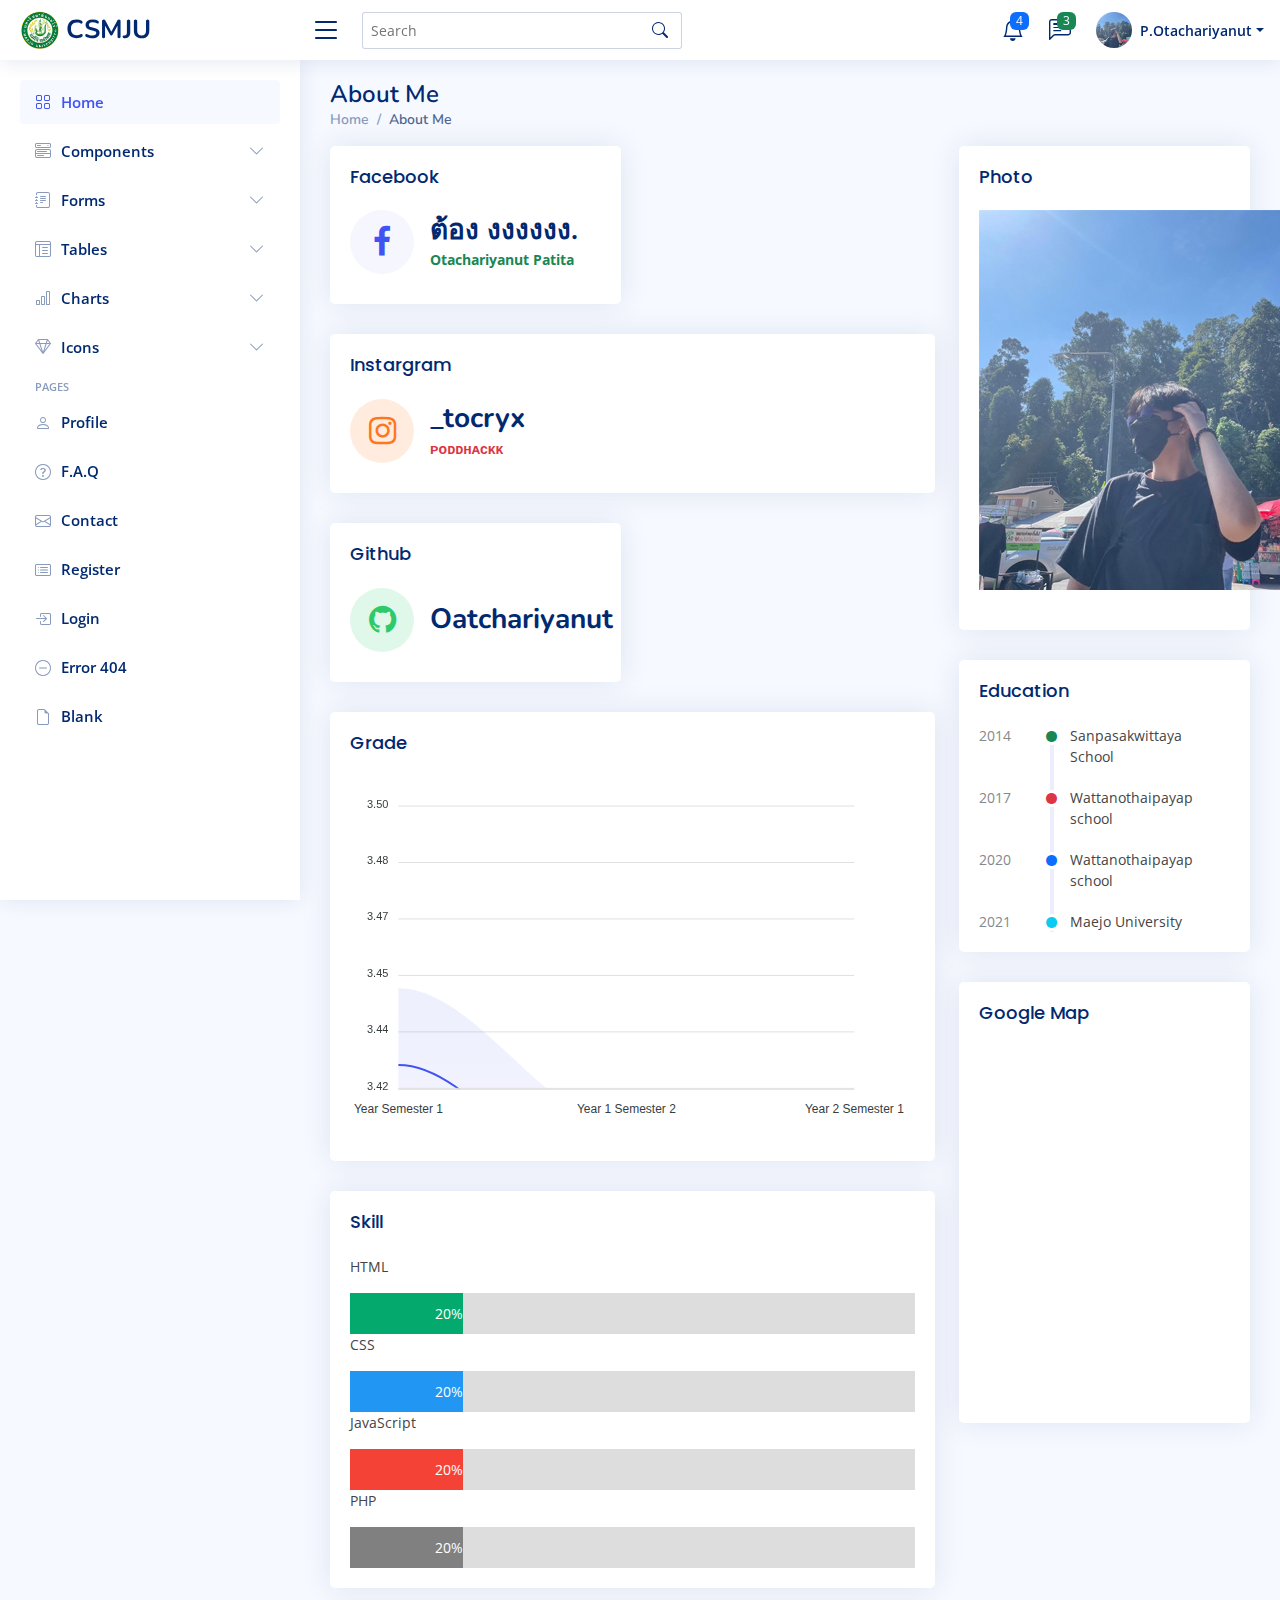
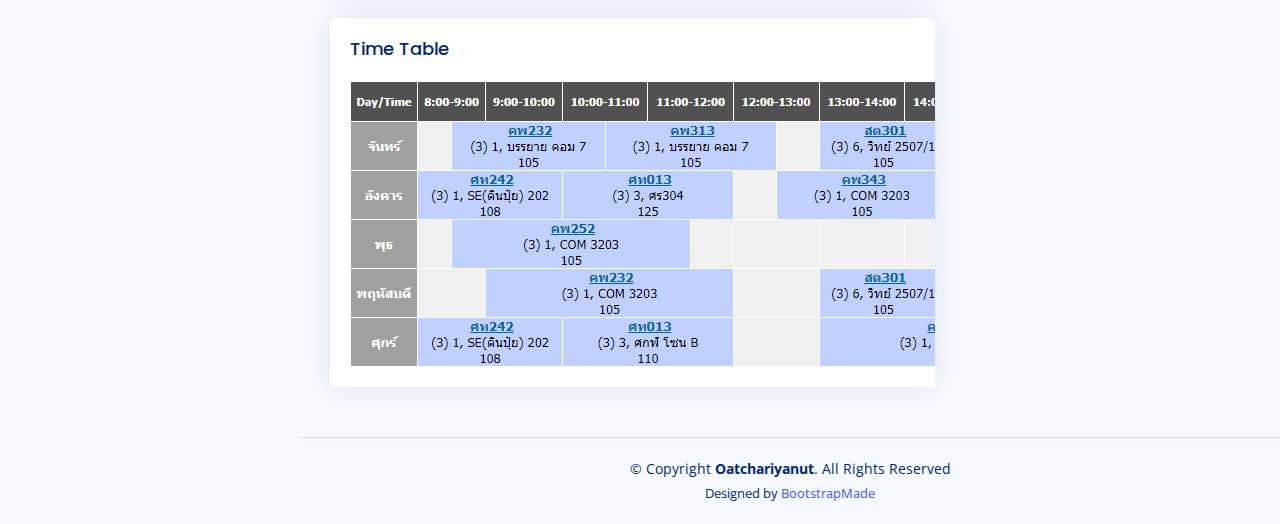
<file: index.html>
<!DOCTYPE html>
<html lang="en">

<head>
  <meta charset="utf-8">
  <meta content="width=device-width, initial-scale=1.0" name="viewport">

  <title>Home</title>
  <meta content="" name="description">
  <meta content="" name="keywords">

  <!-- Favicons -->
  <link href="assets/img/apple-touch-icon.png" rel="apple-touch-icon">

  <!-- Google Fonts -->
  <link rel="stylesheet" href="https://stackpath.bootstrapcdn.com/font-awesome/4.7.0/css/font-awesome.min.css">
  <link href="https://fonts.gstatic.com" rel="preconnect">
  <link href="https://fonts.googleapis.com/css?family=Open+Sans:300,300i,400,400i,600,600i,700,700i|Nunito:300,300i,400,400i,600,600i,700,700i|Poppins:300,300i,400,400i,500,500i,600,600i,700,700i" rel="stylesheet">

  <!-- Vendor CSS Files -->
  <link href="assets/vendor/bootstrap/css/bootstrap.min.css" rel="stylesheet">
  <link href="assets/vendor/bootstrap-icons/bootstrap-icons.css" rel="stylesheet">
  <link href="assets/vendor/boxicons/css/boxicons.min.css" rel="stylesheet">
  <link href="assets/vendor/quill/quill.snow.css" rel="stylesheet">
  <link href="assets/vendor/quill/quill.bubble.css" rel="stylesheet">
  <link href="assets/vendor/remixicon/remixicon.css" rel="stylesheet">
  <link href="assets/vendor/simple-datatables/style.css" rel="stylesheet">

  <!-- Template Main CSS File -->
  <link href="assets/css/style.css" rel="stylesheet">

  <!-- =======================================================
  * Template Name: NiceAdmin - v2.5.0
  * Template URL: https://bootstrapmade.com/nice-admin-bootstrap-admin-html-template/
  * Author: BootstrapMade.com
  * License: https://bootstrapmade.com/license/
  ======================================================== -->
</head>

<body>

  <!-- ======= Header ======= -->
  <header id="header" class="header fixed-top d-flex align-items-center">

    <div class="d-flex align-items-center justify-content-between">
      <a href="index.html" class="logo d-flex align-items-center">
        <img src="assets/img/logo.png" alt="">
        <span class="d-none d-lg-block">CSMJU</span>
      </a>
      <i class="bi bi-list toggle-sidebar-btn"></i>
    </div><!-- End Logo -->

    <div class="search-bar">
      <form class="search-form d-flex align-items-center" method="POST" action="#">
        <input type="text" name="query" placeholder="Search" title="Enter search keyword">
        <button type="submit" title="Search"><i class="bi bi-search"></i></button>
      </form>
    </div><!-- End Search Bar -->

    <nav class="header-nav ms-auto">
      <ul class="d-flex align-items-center">

        <li class="nav-item d-block d-lg-none">
          <a class="nav-link nav-icon search-bar-toggle " href="#">
            <i class="bi bi-search"></i>
          </a>
        </li><!-- End Search Icon-->

        <li class="nav-item dropdown">

          <a class="nav-link nav-icon" href="#" data-bs-toggle="dropdown">
            <i class="bi bi-bell"></i>
            <span class="badge bg-primary badge-number">4</span>
          </a><!-- End Notification Icon -->

          <ul class="dropdown-menu dropdown-menu-end dropdown-menu-arrow notifications">
            <li class="dropdown-header">
              You have 4 new notifications
              <a href="#"><span class="badge rounded-pill bg-primary p-2 ms-2">View all</span></a>
            </li>
            <li>
              <hr class="dropdown-divider">
            </li>

            <li class="notification-item">
              <i class="bi bi-exclamation-circle text-warning"></i>
              <div>
                <h4>Lorem Ipsum</h4>
                <p>Quae dolorem earum veritatis oditseno</p>
                <p>30 min. ago</p>
              </div>
            </li>

            <li>
              <hr class="dropdown-divider">
            </li>

            <li class="notification-item">
              <i class="bi bi-x-circle text-danger"></i>
              <div>
                <h4>Atque rerum nesciunt</h4>
                <p>Quae dolorem earum veritatis oditseno</p>
                <p>1 hr. ago</p>
              </div>
            </li>

            <li>
              <hr class="dropdown-divider">
            </li>

            <li class="notification-item">
              <i class="bi bi-check-circle text-success"></i>
              <div>
                <h4>Sit rerum fuga</h4>
                <p>Quae dolorem earum veritatis oditseno</p>
                <p>2 hrs. ago</p>
              </div>
            </li>

            <li>
              <hr class="dropdown-divider">
            </li>

            <li class="notification-item">
              <i class="bi bi-info-circle text-primary"></i>
              <div>
                <h4>Dicta reprehenderit</h4>
                <p>Quae dolorem earum veritatis oditseno</p>
                <p>4 hrs. ago</p>
              </div>
            </li>

            <li>
              <hr class="dropdown-divider">
            </li>
            <li class="dropdown-footer">
              <a href="#">Show all notifications</a>
            </li>

          </ul><!-- End Notification Dropdown Items -->

        </li><!-- End Notification Nav -->

        <li class="nav-item dropdown">

          <a class="nav-link nav-icon" href="#" data-bs-toggle="dropdown">
            <i class="bi bi-chat-left-text"></i>
            <span class="badge bg-success badge-number">3</span>
          </a><!-- End Messages Icon -->

          <ul class="dropdown-menu dropdown-menu-end dropdown-menu-arrow messages">
            <li class="dropdown-header">
              You have 3 new messages
              <a href="#"><span class="badge rounded-pill bg-primary p-2 ms-2">View all</span></a>
            </li>
            <li>
              <hr class="dropdown-divider">
            </li>

            <li class="message-item">
              <a href="#">
                <img src="assets/img/messages-1.jpg" alt="" class="rounded-circle">
                <div>
                  <h4>Maria Hudson</h4>
                  <p>Velit asperiores et ducimus soluta repudiandae labore officia est ut...</p>
                  <p>4 hrs. ago</p>
                </div>
              </a>
            </li>
            <li>
              <hr class="dropdown-divider">
            </li>

            <li class="message-item">
              <a href="#">
                <img src="assets/img/messages-2.jpg" alt="" class="rounded-circle">
                <div>
                  <h4>Anna Nelson</h4>
                  <p>Velit asperiores et ducimus soluta repudiandae labore officia est ut...</p>
                  <p>6 hrs. ago</p>
                </div>
              </a>
            </li>
            <li>
              <hr class="dropdown-divider">
            </li>

            <li class="message-item">
              <a href="#">
                <img src="assets/img/messages-3.jpg" alt="" class="rounded-circle">
                <div>
                  <h4>David Muldon</h4>
                  <p>Velit asperiores et ducimus soluta repudiandae labore officia est ut...</p>
                  <p>8 hrs. ago</p>
                </div>
              </a>
            </li>
            <li>
              <hr class="dropdown-divider">
            </li>

            <li class="dropdown-footer">
              <a href="#">Show all messages</a>
            </li>

          </ul><!-- End Messages Dropdown Items -->

        </li><!-- End Messages Nav -->

        <li class="nav-item dropdown pe-3">

          <a class="nav-link nav-profile d-flex align-items-center pe-0" href="#" data-bs-toggle="dropdown">
            <img src="assets/img/profile-img.jpg" alt="Profile" class="rounded-circle">
            <span class="d-none d-md-block dropdown-toggle ps-2">P.Otachariyanut</span>
          </a><!-- End Profile Iamge Icon -->

          <ul class="dropdown-menu dropdown-menu-end dropdown-menu-arrow profile">
            <li class="dropdown-header">
              <h6>Otachariyanut Patita</h6>
              <span>Student</span>
            </li>
            <li>
              <hr class="dropdown-divider">
            </li>

            <li>
              <a class="dropdown-item d-flex align-items-center" href="users-profile.html">
                <i class="bi bi-person"></i>
                <span>My Profile</span>
              </a>
            </li>
            <li>
              <hr class="dropdown-divider">
            </li>

            <li>
              <a class="dropdown-item d-flex align-items-center" href="users-profile.html">
                <i class="bi bi-gear"></i>
                <span>Account Settings</span>
              </a>
            </li>
            <li>
              <hr class="dropdown-divider">
            </li>

            <li>
              <a class="dropdown-item d-flex align-items-center" href="pages-faq.html">
                <i class="bi bi-question-circle"></i>
                <span>Need Help?</span>
              </a>
            </li>
            <li>
              <hr class="dropdown-divider">
            </li>

            <li>
              <a class="dropdown-item d-flex align-items-center" href="#">
                <i class="bi bi-box-arrow-right"></i>
                <span>Sign Out</span>
              </a>
            </li>

          </ul><!-- End Profile Dropdown Items -->
        </li><!-- End Profile Nav -->

      </ul>
    </nav><!-- End Icons Navigation -->

  </header><!-- End Header -->

  <!-- ======= Sidebar ======= -->
  <aside id="sidebar" class="sidebar">

    <ul class="sidebar-nav" id="sidebar-nav">

      <li class="nav-item">
        <a class="nav-link " href="index.html">
          <i class="bi bi-grid"></i>
          <span>Home</span>
        </a>
      </li><!-- End Dashboard Nav -->

      <li class="nav-item">
        <a class="nav-link collapsed" data-bs-target="#components-nav" data-bs-toggle="collapse" href="#">
          <i class="bi bi-menu-button-wide"></i><span>Components</span><i class="bi bi-chevron-down ms-auto"></i>
        </a>
        <ul id="components-nav" class="nav-content collapse " data-bs-parent="#sidebar-nav">
          <li>
            <a href="components-alerts.html">
              <i class="bi bi-circle"></i><span>Alerts</span>
            </a>
          </li>
          <li>
            <a href="components-accordion.html">
              <i class="bi bi-circle"></i><span>Accordion</span>
            </a>
          </li>
          <li>
            <a href="components-badges.html">
              <i class="bi bi-circle"></i><span>Badges</span>
            </a>
          </li>
          <li>
            <a href="components-breadcrumbs.html">
              <i class="bi bi-circle"></i><span>Breadcrumbs</span>
            </a>
          </li>
          <li>
            <a href="components-buttons.html">
              <i class="bi bi-circle"></i><span>Buttons</span>
            </a>
          </li>
          <li>
            <a href="components-cards.html">
              <i class="bi bi-circle"></i><span>Cards</span>
            </a>
          </li>
          <li>
            <a href="components-carousel.html">
              <i class="bi bi-circle"></i><span>Carousel</span>
            </a>
          </li>
          <li>
            <a href="components-list-group.html">
              <i class="bi bi-circle"></i><span>List group</span>
            </a>
          </li>
          <li>
            <a href="components-modal.html">
              <i class="bi bi-circle"></i><span>Modal</span>
            </a>
          </li>
          <li>
            <a href="components-tabs.html">
              <i class="bi bi-circle"></i><span>Tabs</span>
            </a>
          </li>
          <li>
            <a href="components-pagination.html">
              <i class="bi bi-circle"></i><span>Pagination</span>
            </a>
          </li>
          <li>
            <a href="components-progress.html">
              <i class="bi bi-circle"></i><span>Progress</span>
            </a>
          </li>
          <li>
            <a href="components-spinners.html">
              <i class="bi bi-circle"></i><span>Spinners</span>
            </a>
          </li>
          <li>
            <a href="components-tooltips.html">
              <i class="bi bi-circle"></i><span>Tooltips</span>
            </a>
          </li>
        </ul>
      </li><!-- End Components Nav -->

      <li class="nav-item">
        <a class="nav-link collapsed" data-bs-target="#forms-nav" data-bs-toggle="collapse" href="#">
          <i class="bi bi-journal-text"></i><span>Forms</span><i class="bi bi-chevron-down ms-auto"></i>
        </a>
        <ul id="forms-nav" class="nav-content collapse " data-bs-parent="#sidebar-nav">
          <li>
            <a href="forms-elements.html">
              <i class="bi bi-circle"></i><span>Form Elements</span>
            </a>
          </li>
          <li>
            <a href="forms-layouts.html">
              <i class="bi bi-circle"></i><span>Form Layouts</span>
            </a>
          </li>
          <li>
            <a href="forms-editors.html">
              <i class="bi bi-circle"></i><span>Form Editors</span>
            </a>
          </li>
          <li>
            <a href="forms-validation.html">
              <i class="bi bi-circle"></i><span>Form Validation</span>
            </a>
          </li>
        </ul>
      </li><!-- End Forms Nav -->

      <li class="nav-item">
        <a class="nav-link collapsed" data-bs-target="#tables-nav" data-bs-toggle="collapse" href="#">
          <i class="bi bi-layout-text-window-reverse"></i><span>Tables</span><i class="bi bi-chevron-down ms-auto"></i>
        </a>
        <ul id="tables-nav" class="nav-content collapse " data-bs-parent="#sidebar-nav">
          <li>
            <a href="tables-general.html">
              <i class="bi bi-circle"></i><span>General Tables</span>
            </a>
          </li>
          <li>
            <a href="tables-data.html">
              <i class="bi bi-circle"></i><span>Data Tables</span>
            </a>
          </li>
        </ul>
      </li><!-- End Tables Nav -->

      <li class="nav-item">
        <a class="nav-link collapsed" data-bs-target="#charts-nav" data-bs-toggle="collapse" href="#">
          <i class="bi bi-bar-chart"></i><span>Charts</span><i class="bi bi-chevron-down ms-auto"></i>
        </a>
        <ul id="charts-nav" class="nav-content collapse " data-bs-parent="#sidebar-nav">
          <li>
            <a href="charts-chartjs.html">
              <i class="bi bi-circle"></i><span>Chart.js</span>
            </a>
          </li>
          <li>
            <a href="charts-apexcharts.html">
              <i class="bi bi-circle"></i><span>ApexCharts</span>
            </a>
          </li>
          <li>
            <a href="charts-echarts.html">
              <i class="bi bi-circle"></i><span>ECharts</span>
            </a>
          </li>
        </ul>
      </li><!-- End Charts Nav -->

      <li class="nav-item">
        <a class="nav-link collapsed" data-bs-target="#icons-nav" data-bs-toggle="collapse" href="#">
          <i class="bi bi-gem"></i><span>Icons</span><i class="bi bi-chevron-down ms-auto"></i>
        </a>
        <ul id="icons-nav" class="nav-content collapse " data-bs-parent="#sidebar-nav">
          <li>
            <a href="icons-bootstrap.html">
              <i class="bi bi-circle"></i><span>Bootstrap Icons</span>
            </a>
          </li>
          <li>
            <a href="icons-remix.html">
              <i class="bi bi-circle"></i><span>Remix Icons</span>
            </a>
          </li>
          <li>
            <a href="icons-boxicons.html">
              <i class="bi bi-circle"></i><span>Boxicons</span>
            </a>
          </li>
        </ul>
      </li><!-- End Icons Nav -->

      <li class="nav-heading">Pages</li>

      <li class="nav-item">
        <a class="nav-link collapsed" href="users-profile.html">
          <i class="bi bi-person"></i>
          <span>Profile</span>
        </a>
      </li><!-- End Profile Page Nav -->

      <li class="nav-item">
        <a class="nav-link collapsed" href="pages-faq.html">
          <i class="bi bi-question-circle"></i>
          <span>F.A.Q</span>
        </a>
      </li><!-- End F.A.Q Page Nav -->

      <li class="nav-item">
        <a class="nav-link collapsed" href="pages-contact.html">
          <i class="bi bi-envelope"></i>
          <span>Contact</span>
        </a>
      </li><!-- End Contact Page Nav -->

      <li class="nav-item">
        <a class="nav-link collapsed" href="pages-register.html">
          <i class="bi bi-card-list"></i>
          <span>Register</span>
        </a>
      </li><!-- End Register Page Nav -->

      <li class="nav-item">
        <a class="nav-link collapsed" href="pages-login.html">
          <i class="bi bi-box-arrow-in-right"></i>
          <span>Login</span>
        </a>
      </li><!-- End Login Page Nav -->

      <li class="nav-item">
        <a class="nav-link collapsed" href="pages-error-404.html">
          <i class="bi bi-dash-circle"></i>
          <span>Error 404</span>
        </a>
      </li><!-- End Error 404 Page Nav -->

      <li class="nav-item">
        <a class="nav-link collapsed" href="pages-blank.html">
          <i class="bi bi-file-earmark"></i>
          <span>Blank</span>
        </a>
      </li><!-- End Blank Page Nav -->

    </ul>

  </aside><!-- End Sidebar-->

  <main id="main" class="main">

    <div class="pagetitle">
      <h1>About Me</h1>
      <nav>
        <ol class="breadcrumb">
          <li class="breadcrumb-item"><a href="index.html">Home</a></li>
          <li class="breadcrumb-item active">About Me</li>
        </ol>
      </nav>
    </div><!-- End Page Title -->

    <section class="section dashboard">
      <div class="row">

        <!-- Left side columns -->
        <div class="col-lg-8">
          <div class="row">

            <!-- Sales Card -->
            <div class="col-xxl-4 col-md-6">
              <div class="card info-card sales-card">
                <div class="card-body">
                  <h5 class="card-title">Facebook</span></h5>

                  <div class="d-flex align-items-center">
                    <div class="card-icon rounded-circle d-flex align-items-center justify-content-center">
                      <i class="fa fa-facebook" aria-hidden="true"></i>
                    </div>
                    <div class="ps-3">
                      <h6>ต้อง งงงงงง.</h6>
                      <span class="text-success small pt-1 fw-bold">Otachariyanut Patita</span>

                    </div>
                  </div>
                </div>

              </div>
            </div><!-- End Sales Card -->

            <!-- Customers Card -->
            <div class="col-xxl-4 col-xl-12">
              <div class="card info-card customers-card">
                <div class="card-body">
                  <h5 class="card-title">Instargram</h5>

                  <div class="d-flex align-items-center">
                    <div class="card-icon rounded-circle d-flex align-items-center justify-content-center">
                      <i class="fa fa-instagram" aria-hidden="true"></i>
                    </div>
                    <div class="ps-3">
                      <h6>_tocryx</h6>
                      <span class="text-danger small pt-1 fw-bold">ᴘᴏᴅᴅʜᴀᴄᴋᴋ</span>

                    </div>
                  </div>

                </div>
              </div>

            </div><!-- End Customers Card -->

            <!-- Revenue Card -->
            <div class="col-xxl-4 col-md-6">
              <div class="card info-card revenue-card">
                <div class="card-body">
                  <h5 class="card-title">Github</h5>

                  <div class="d-flex align-items-center">
                    <div class="card-icon rounded-circle d-flex align-items-center justify-content-center">
                      <i class="fa fa-github" aria-hidden="true"></i>
                    </div>
                    <div class="ps-3">
                      <h6>Oatchariyanut</h6>
                    </div>
                  </div>
                </div>

              </div>
            </div><!-- End Revenue Card -->

            <!-- Reports -->
            <div class="col-12">
              <div class="card">

                <div class="card-body">
                  <h5 class="card-title">Grade</h5>

                  <!-- Line Chart -->
                  <div id="reportsChart"></div>

                  <script>
                    document.addEventListener("DOMContentLoaded", () => {
                      new ApexCharts(document.querySelector("#reportsChart"), {
                        series: [{
                          name: 'GPA',
                          data: [3.50, 3.46, 3.42],
                        }],
                        chart: {
                          height: 350,
                          type: 'area',
                          toolbar: {
                            show: false
                          },
                        },
                        markers: {
                          size: 4
                        },
                        colors: ['#4154f1', '#2eca6a', '#ff771d'],
                        fill: {
                          type: "gradient",
                          gradient: {
                            shadeIntensity: 1,
                            opacityFrom: 0.3,
                            opacityTo: 0.4,
                            stops: [1, 90, 100]
                          }
                        },
                        dataLabels: {
                          enabled: false
                        },
                        stroke: {
                          curve: 'smooth',
                          width: 2
                        },
                        xaxis: {
                          type: 'text',
                          categories: ["Year Semester 1","Year 1 Semester 2","Year 2 Semester 1"]
                        },
                      }).render();
                    });
                  </script>
                  <!-- End Line Chart -->

                </div>

              </div>
            </div><!-- End Reports -->

            <!-- Recent Sales -->
            <div class="col-12">
              <div class="card recent-sales overflow-auto">
                <div class="card-body">
                  <h5 class="card-title">Skill</h5>
                  <p>HTML</p>
                  <div class="con">
                    <div class="skills html">20%</div>
                  </div>
                  
                  <p>CSS</p>
                  <div class="con">
                    <div class="skills css">20%</div>
                  </div>
                  
                  <p>JavaScript</p>
                  <div class="con">
                    <div class="skills js">20%</div>
                  </div>
                  
                  <p>PHP</p>
                  <div class="con">
                    <div class="skills php">20%</div>
                  </div>
                </div>
              </div>
            </div><!-- End Recent Sales -->

            <!-- Top Selling -->
            <div class="col-12">
              <div class="card recent-sales overflow-auto">
                <div class="card-body">
                  <h5 class="card-title">Time Table</h5>
                  <div style="text-align: center;">
                    <img src="assets/img/timetable.jpg" alt="">
                </div>
                </div>
              </div>
            </div><!-- End Recent Sales -->

          </div>
        </div><!-- End Left side columns -->

        <!-- Right side columns -->
        <div class="col-lg-4">

          <!-- Budget Report -->
          <div class="card">
            <div class="card-body pb-0">
              <h5 class="card-title">Photo</h5>
                <div style="text-align: center;">
                  <img src="assets/img/profile-img2.jpg" alt="">
                </div>
              <div id="budgetChart" style="min-height: 40px;" class="echart"></div>
            </div>
          </div><!-- End Budget Report -->

          <!-- Recent Activity -->
          <div class="card">

            <div class="card-body">
              <h5 class="card-title">Education</h5>

              <div class="activity">

                <div class="activity-item d-flex">
                  <div class="activite-label">2014</div>
                  <i class='bi bi-circle-fill activity-badge text-success align-self-start'></i>
                  <div class="activity-content">
                    Sanpasakwittaya School
                  </div>
                </div><!-- End activity item-->

                <div class="activity-item d-flex">
                  <div class="activite-label">2017</div>
                  <i class='bi bi-circle-fill activity-badge text-danger align-self-start'></i>
                  <div class="activity-content">
                    Wattanothaipayap school
                  </div>
                </div><!-- End activity item-->

                <div class="activity-item d-flex">
                  <div class="activite-label">2020</div>
                  <i class='bi bi-circle-fill activity-badge text-primary align-self-start'></i>
                  <div class="activity-content">
                    Wattanothaipayap school
                  </div>
                </div><!-- End activity item-->

                <div class="activity-item d-flex">
                  <div class="activite-label">2021</div>
                  <i class='bi bi-circle-fill activity-badge text-info align-self-start'></i>
                  <div class="activity-content">
                    Maejo University
                  </div>
                </div><!-- End activity item-->
              </div>

            </div>
          </div><!-- End Recent Activity -->

          <div class="card">
            <div class="card-body pb-0">
              <h5 class="card-title">Google Map</h5>
                <iframe src="https://www.google.com/maps/embed?pb=!1m18!1m12!1m3!1d240958.94142734265!2d98.66329587930211!3d19.
              326524015451493!2m3!1f0!2f0!3f0!3m2!1i1024!2i768!4f13.1!3m3!1m2!1s0x30da11938337965f%3A0x427c2bbf9d2c1ec!2z4LmB4
              Lih4LmI4LmB4LiV4LiH!5e0!3m2!1sth!2sth!4v1671906078143!5m2!1sth!2sth" width="460" height="350" style="border:0;" 
              allowfullscreen="" loading="lazy" referrerpolicy="no-referrer-when-downgrade"></iframe>
            </div>
            <div id="budgetChart" style="min-height: 20px;" class="echart"></div>
          </div><!-- End Budget Report -->

          <!-- News & Updates Traffic -->
          <div class="card">
              </div><!-- End sidebar recent posts-->

            </div>
          </div><!-- End News & Updates -->

        </div><!-- End Right side columns -->

      </div>
    </section>

  </main><!-- End #main -->

  <!-- ======= Footer ======= -->
  <footer id="footer" class="footer">
    <div class="copyright">
      &copy; Copyright <strong><span>Oatchariyanut</span></strong>. All Rights Reserved
    </div>
    <div class="credits">
      <!-- All the links in the footer should remain intact. -->
      <!-- You can delete the links only if you purchased the pro version. -->
      <!-- Licensing information: https://bootstrapmade.com/license/ -->
      <!-- Purchase the pro version with working PHP/AJAX contact form: https://bootstrapmade.com/nice-admin-bootstrap-admin-html-template/ -->
      Designed by <a href="https://bootstrapmade.com/">BootstrapMade</a>
    </div>
  </footer><!-- End Footer -->

  <a href="#" class="back-to-top d-flex align-items-center justify-content-center"><i class="bi bi-arrow-up-short"></i></a>

  <!-- Vendor JS Files -->
  <script src="assets/vendor/apexcharts/apexcharts.min.js"></script>
  <script src="assets/vendor/bootstrap/js/bootstrap.bundle.min.js"></script>
  <script src="assets/vendor/chart.js/chart.umd.js"></script>
  <script src="assets/vendor/echarts/echarts.min.js"></script>
  <script src="assets/vendor/quill/quill.min.js"></script>
  <script src="assets/vendor/simple-datatables/simple-datatables.js"></script>
  <script src="assets/vendor/tinymce/tinymce.min.js"></script>
  <script src="assets/vendor/php-email-form/validate.js"></script>

  <!-- Template Main JS File -->
  <script src="assets/js/main.js"></script>

</body>

</html>
</file>
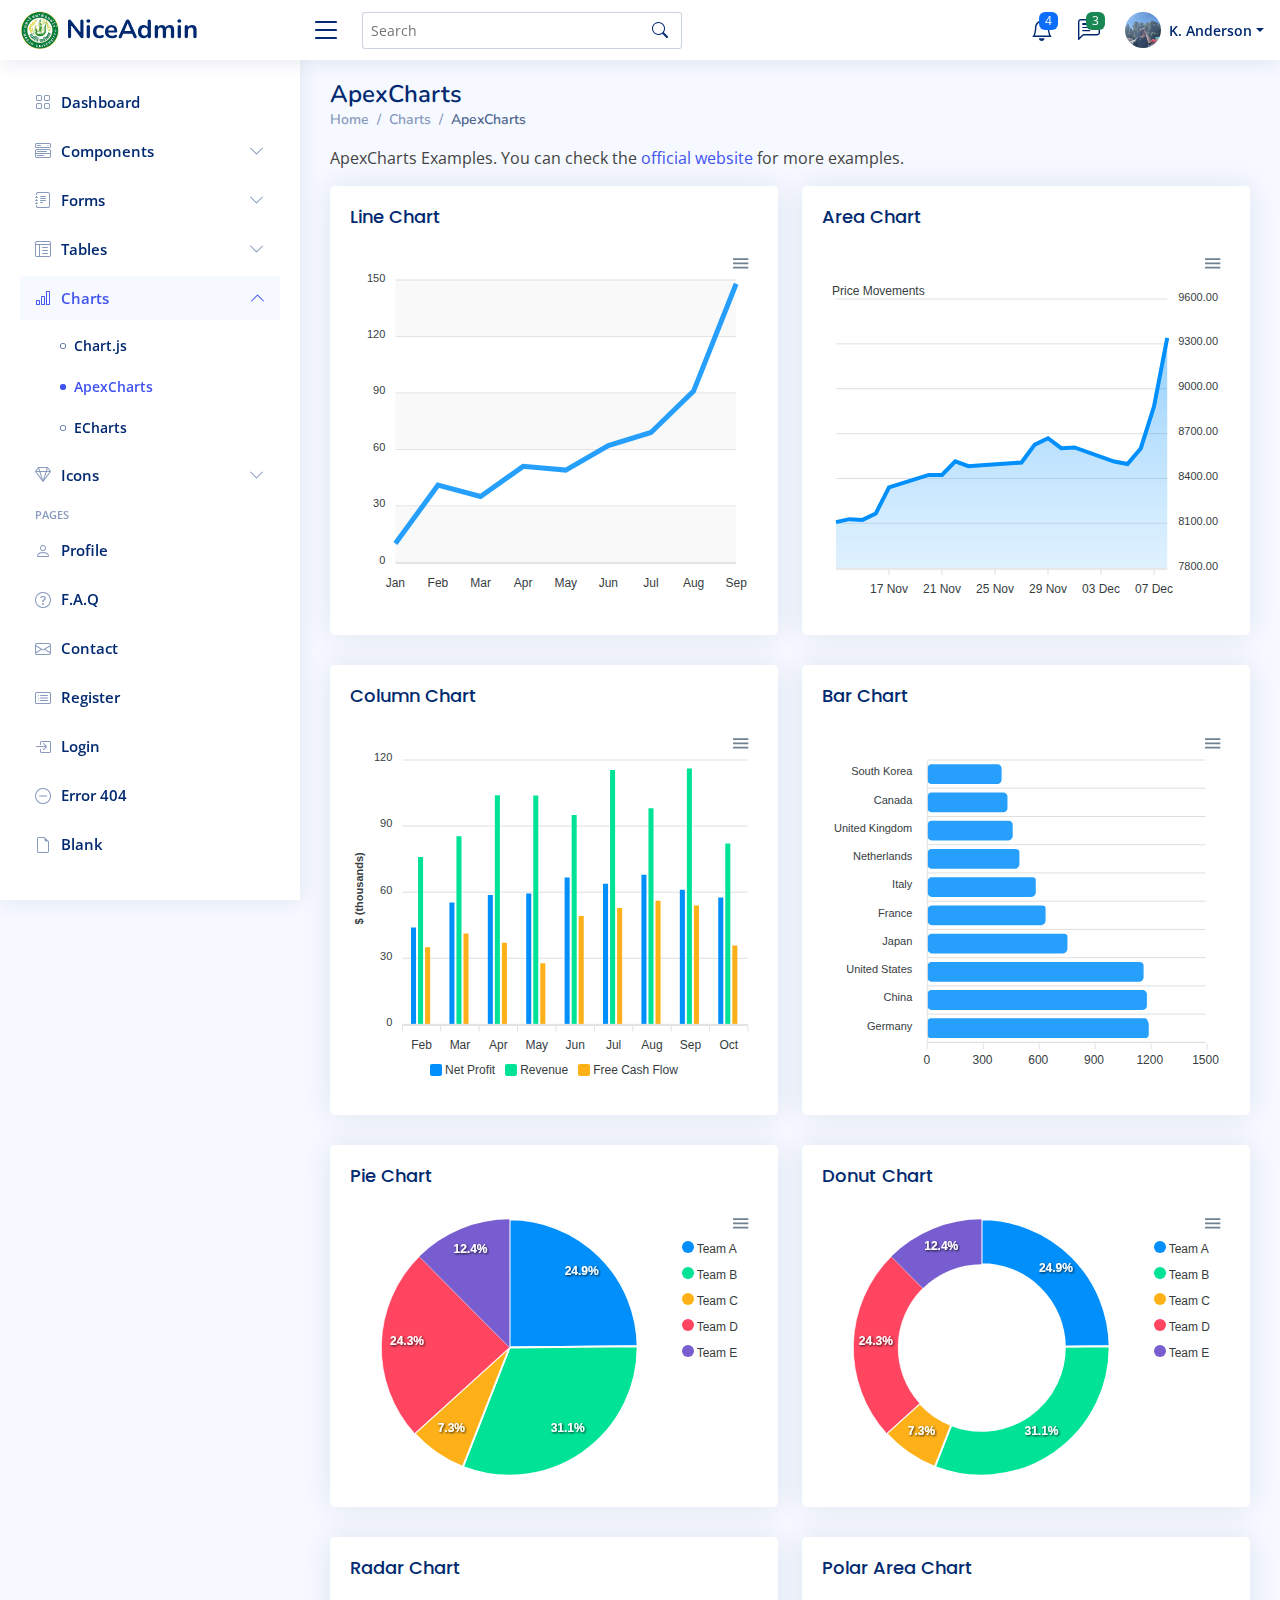
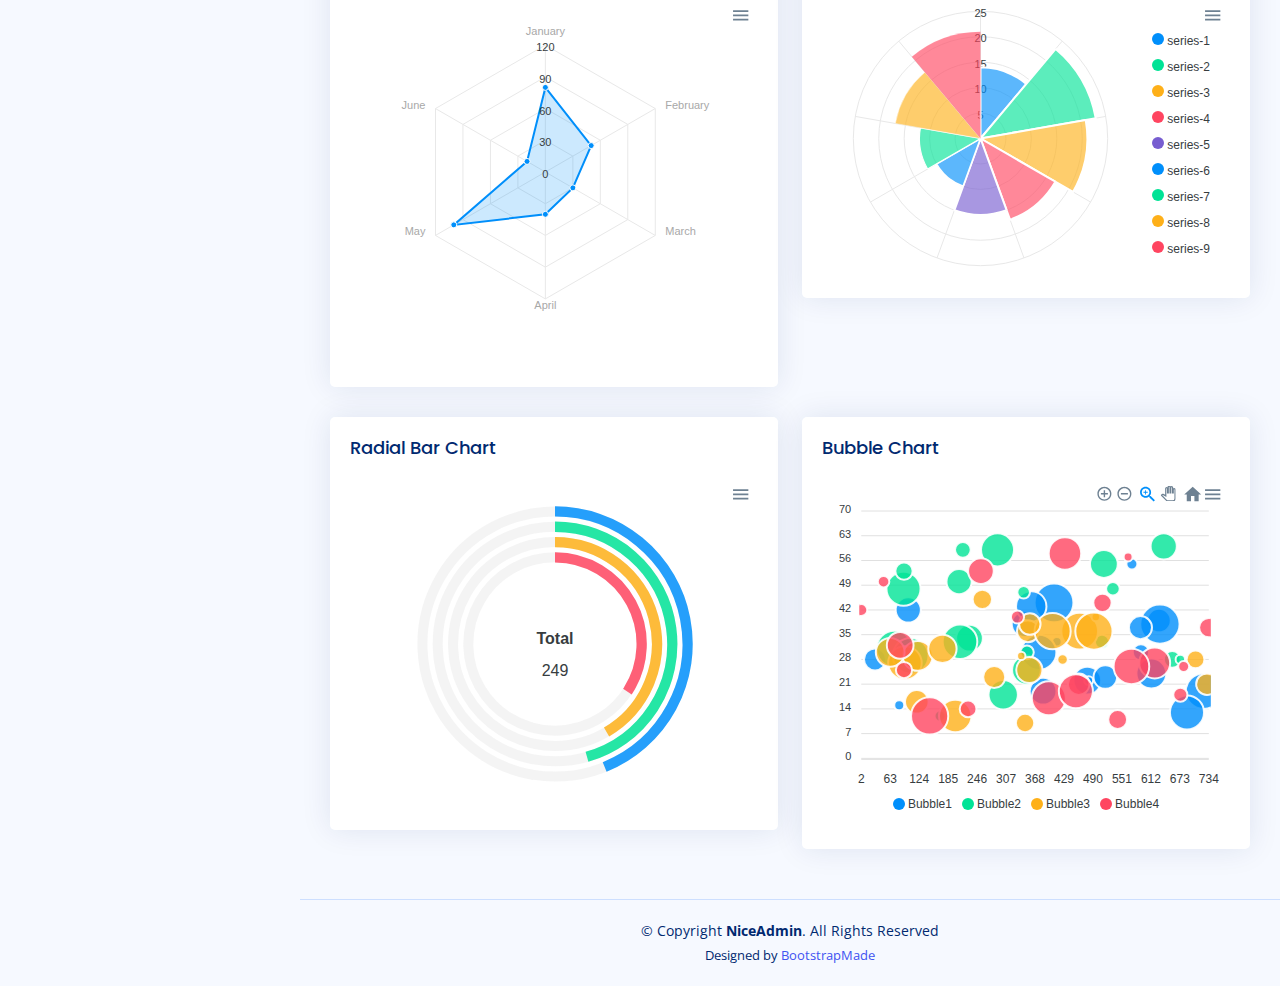
<file: charts-apexcharts.html>
<!DOCTYPE html>
<html lang="en">

<head>
  <meta charset="utf-8">
  <meta content="width=device-width, initial-scale=1.0" name="viewport">

  <title>Charts / ApexCharts - NiceAdmin Bootstrap Template</title>
  <meta content="" name="description">
  <meta content="" name="keywords">

  <!-- Favicons -->
  <link href="assets/img/favicon.png" rel="icon">
  <link href="assets/img/apple-touch-icon.png" rel="apple-touch-icon">

  <!-- Google Fonts -->
  <link href="https://fonts.gstatic.com" rel="preconnect">
  <link href="https://fonts.googleapis.com/css?family=Open+Sans:300,300i,400,400i,600,600i,700,700i|Nunito:300,300i,400,400i,600,600i,700,700i|Poppins:300,300i,400,400i,500,500i,600,600i,700,700i" rel="stylesheet">

  <!-- Vendor CSS Files -->
  <link href="assets/vendor/bootstrap/css/bootstrap.min.css" rel="stylesheet">
  <link href="assets/vendor/bootstrap-icons/bootstrap-icons.css" rel="stylesheet">
  <link href="assets/vendor/boxicons/css/boxicons.min.css" rel="stylesheet">
  <link href="assets/vendor/quill/quill.snow.css" rel="stylesheet">
  <link href="assets/vendor/quill/quill.bubble.css" rel="stylesheet">
  <link href="assets/vendor/remixicon/remixicon.css" rel="stylesheet">
  <link href="assets/vendor/simple-datatables/style.css" rel="stylesheet">

  <!-- Template Main CSS File -->
  <link href="assets/css/style.css" rel="stylesheet">

  <!-- =======================================================
  * Template Name: NiceAdmin - v2.5.0
  * Template URL: https://bootstrapmade.com/nice-admin-bootstrap-admin-html-template/
  * Author: BootstrapMade.com
  * License: https://bootstrapmade.com/license/
  ======================================================== -->
</head>

<body>

  <!-- ======= Header ======= -->
  <header id="header" class="header fixed-top d-flex align-items-center">

    <div class="d-flex align-items-center justify-content-between">
      <a href="index.html" class="logo d-flex align-items-center">
        <img src="assets/img/logo.png" alt="">
        <span class="d-none d-lg-block">NiceAdmin</span>
      </a>
      <i class="bi bi-list toggle-sidebar-btn"></i>
    </div><!-- End Logo -->

    <div class="search-bar">
      <form class="search-form d-flex align-items-center" method="POST" action="#">
        <input type="text" name="query" placeholder="Search" title="Enter search keyword">
        <button type="submit" title="Search"><i class="bi bi-search"></i></button>
      </form>
    </div><!-- End Search Bar -->

    <nav class="header-nav ms-auto">
      <ul class="d-flex align-items-center">

        <li class="nav-item d-block d-lg-none">
          <a class="nav-link nav-icon search-bar-toggle " href="#">
            <i class="bi bi-search"></i>
          </a>
        </li><!-- End Search Icon-->

        <li class="nav-item dropdown">

          <a class="nav-link nav-icon" href="#" data-bs-toggle="dropdown">
            <i class="bi bi-bell"></i>
            <span class="badge bg-primary badge-number">4</span>
          </a><!-- End Notification Icon -->

          <ul class="dropdown-menu dropdown-menu-end dropdown-menu-arrow notifications">
            <li class="dropdown-header">
              You have 4 new notifications
              <a href="#"><span class="badge rounded-pill bg-primary p-2 ms-2">View all</span></a>
            </li>
            <li>
              <hr class="dropdown-divider">
            </li>

            <li class="notification-item">
              <i class="bi bi-exclamation-circle text-warning"></i>
              <div>
                <h4>Lorem Ipsum</h4>
                <p>Quae dolorem earum veritatis oditseno</p>
                <p>30 min. ago</p>
              </div>
            </li>

            <li>
              <hr class="dropdown-divider">
            </li>

            <li class="notification-item">
              <i class="bi bi-x-circle text-danger"></i>
              <div>
                <h4>Atque rerum nesciunt</h4>
                <p>Quae dolorem earum veritatis oditseno</p>
                <p>1 hr. ago</p>
              </div>
            </li>

            <li>
              <hr class="dropdown-divider">
            </li>

            <li class="notification-item">
              <i class="bi bi-check-circle text-success"></i>
              <div>
                <h4>Sit rerum fuga</h4>
                <p>Quae dolorem earum veritatis oditseno</p>
                <p>2 hrs. ago</p>
              </div>
            </li>

            <li>
              <hr class="dropdown-divider">
            </li>

            <li class="notification-item">
              <i class="bi bi-info-circle text-primary"></i>
              <div>
                <h4>Dicta reprehenderit</h4>
                <p>Quae dolorem earum veritatis oditseno</p>
                <p>4 hrs. ago</p>
              </div>
            </li>

            <li>
              <hr class="dropdown-divider">
            </li>
            <li class="dropdown-footer">
              <a href="#">Show all notifications</a>
            </li>

          </ul><!-- End Notification Dropdown Items -->

        </li><!-- End Notification Nav -->

        <li class="nav-item dropdown">

          <a class="nav-link nav-icon" href="#" data-bs-toggle="dropdown">
            <i class="bi bi-chat-left-text"></i>
            <span class="badge bg-success badge-number">3</span>
          </a><!-- End Messages Icon -->

          <ul class="dropdown-menu dropdown-menu-end dropdown-menu-arrow messages">
            <li class="dropdown-header">
              You have 3 new messages
              <a href="#"><span class="badge rounded-pill bg-primary p-2 ms-2">View all</span></a>
            </li>
            <li>
              <hr class="dropdown-divider">
            </li>

            <li class="message-item">
              <a href="#">
                <img src="assets/img/messages-1.jpg" alt="" class="rounded-circle">
                <div>
                  <h4>Maria Hudson</h4>
                  <p>Velit asperiores et ducimus soluta repudiandae labore officia est ut...</p>
                  <p>4 hrs. ago</p>
                </div>
              </a>
            </li>
            <li>
              <hr class="dropdown-divider">
            </li>

            <li class="message-item">
              <a href="#">
                <img src="assets/img/messages-2.jpg" alt="" class="rounded-circle">
                <div>
                  <h4>Anna Nelson</h4>
                  <p>Velit asperiores et ducimus soluta repudiandae labore officia est ut...</p>
                  <p>6 hrs. ago</p>
                </div>
              </a>
            </li>
            <li>
              <hr class="dropdown-divider">
            </li>

            <li class="message-item">
              <a href="#">
                <img src="assets/img/messages-3.jpg" alt="" class="rounded-circle">
                <div>
                  <h4>David Muldon</h4>
                  <p>Velit asperiores et ducimus soluta repudiandae labore officia est ut...</p>
                  <p>8 hrs. ago</p>
                </div>
              </a>
            </li>
            <li>
              <hr class="dropdown-divider">
            </li>

            <li class="dropdown-footer">
              <a href="#">Show all messages</a>
            </li>

          </ul><!-- End Messages Dropdown Items -->

        </li><!-- End Messages Nav -->

        <li class="nav-item dropdown pe-3">

          <a class="nav-link nav-profile d-flex align-items-center pe-0" href="#" data-bs-toggle="dropdown">
            <img src="assets/img/profile-img.jpg" alt="Profile" class="rounded-circle">
            <span class="d-none d-md-block dropdown-toggle ps-2">K. Anderson</span>
          </a><!-- End Profile Iamge Icon -->

          <ul class="dropdown-menu dropdown-menu-end dropdown-menu-arrow profile">
            <li class="dropdown-header">
              <h6>Kevin Anderson</h6>
              <span>Web Designer</span>
            </li>
            <li>
              <hr class="dropdown-divider">
            </li>

            <li>
              <a class="dropdown-item d-flex align-items-center" href="users-profile.html">
                <i class="bi bi-person"></i>
                <span>My Profile</span>
              </a>
            </li>
            <li>
              <hr class="dropdown-divider">
            </li>

            <li>
              <a class="dropdown-item d-flex align-items-center" href="users-profile.html">
                <i class="bi bi-gear"></i>
                <span>Account Settings</span>
              </a>
            </li>
            <li>
              <hr class="dropdown-divider">
            </li>

            <li>
              <a class="dropdown-item d-flex align-items-center" href="pages-faq.html">
                <i class="bi bi-question-circle"></i>
                <span>Need Help?</span>
              </a>
            </li>
            <li>
              <hr class="dropdown-divider">
            </li>

            <li>
              <a class="dropdown-item d-flex align-items-center" href="#">
                <i class="bi bi-box-arrow-right"></i>
                <span>Sign Out</span>
              </a>
            </li>

          </ul><!-- End Profile Dropdown Items -->
        </li><!-- End Profile Nav -->

      </ul>
    </nav><!-- End Icons Navigation -->

  </header><!-- End Header -->

  <!-- ======= Sidebar ======= -->
  <aside id="sidebar" class="sidebar">

    <ul class="sidebar-nav" id="sidebar-nav">

      <li class="nav-item">
        <a class="nav-link collapsed" href="index.html">
          <i class="bi bi-grid"></i>
          <span>Dashboard</span>
        </a>
      </li><!-- End Dashboard Nav -->

      <li class="nav-item">
        <a class="nav-link collapsed" data-bs-target="#components-nav" data-bs-toggle="collapse" href="#">
          <i class="bi bi-menu-button-wide"></i><span>Components</span><i class="bi bi-chevron-down ms-auto"></i>
        </a>
        <ul id="components-nav" class="nav-content collapse " data-bs-parent="#sidebar-nav">
          <li>
            <a href="components-alerts.html">
              <i class="bi bi-circle"></i><span>Alerts</span>
            </a>
          </li>
          <li>
            <a href="components-accordion.html">
              <i class="bi bi-circle"></i><span>Accordion</span>
            </a>
          </li>
          <li>
            <a href="components-badges.html">
              <i class="bi bi-circle"></i><span>Badges</span>
            </a>
          </li>
          <li>
            <a href="components-breadcrumbs.html">
              <i class="bi bi-circle"></i><span>Breadcrumbs</span>
            </a>
          </li>
          <li>
            <a href="components-buttons.html">
              <i class="bi bi-circle"></i><span>Buttons</span>
            </a>
          </li>
          <li>
            <a href="components-cards.html">
              <i class="bi bi-circle"></i><span>Cards</span>
            </a>
          </li>
          <li>
            <a href="components-carousel.html">
              <i class="bi bi-circle"></i><span>Carousel</span>
            </a>
          </li>
          <li>
            <a href="components-list-group.html">
              <i class="bi bi-circle"></i><span>List group</span>
            </a>
          </li>
          <li>
            <a href="components-modal.html">
              <i class="bi bi-circle"></i><span>Modal</span>
            </a>
          </li>
          <li>
            <a href="components-tabs.html">
              <i class="bi bi-circle"></i><span>Tabs</span>
            </a>
          </li>
          <li>
            <a href="components-pagination.html">
              <i class="bi bi-circle"></i><span>Pagination</span>
            </a>
          </li>
          <li>
            <a href="components-progress.html">
              <i class="bi bi-circle"></i><span>Progress</span>
            </a>
          </li>
          <li>
            <a href="components-spinners.html">
              <i class="bi bi-circle"></i><span>Spinners</span>
            </a>
          </li>
          <li>
            <a href="components-tooltips.html">
              <i class="bi bi-circle"></i><span>Tooltips</span>
            </a>
          </li>
        </ul>
      </li><!-- End Components Nav -->

      <li class="nav-item">
        <a class="nav-link collapsed" data-bs-target="#forms-nav" data-bs-toggle="collapse" href="#">
          <i class="bi bi-journal-text"></i><span>Forms</span><i class="bi bi-chevron-down ms-auto"></i>
        </a>
        <ul id="forms-nav" class="nav-content collapse " data-bs-parent="#sidebar-nav">
          <li>
            <a href="forms-elements.html">
              <i class="bi bi-circle"></i><span>Form Elements</span>
            </a>
          </li>
          <li>
            <a href="forms-layouts.html">
              <i class="bi bi-circle"></i><span>Form Layouts</span>
            </a>
          </li>
          <li>
            <a href="forms-editors.html">
              <i class="bi bi-circle"></i><span>Form Editors</span>
            </a>
          </li>
          <li>
            <a href="forms-validation.html">
              <i class="bi bi-circle"></i><span>Form Validation</span>
            </a>
          </li>
        </ul>
      </li><!-- End Forms Nav -->

      <li class="nav-item">
        <a class="nav-link collapsed" data-bs-target="#tables-nav" data-bs-toggle="collapse" href="#">
          <i class="bi bi-layout-text-window-reverse"></i><span>Tables</span><i class="bi bi-chevron-down ms-auto"></i>
        </a>
        <ul id="tables-nav" class="nav-content collapse " data-bs-parent="#sidebar-nav">
          <li>
            <a href="tables-general.html">
              <i class="bi bi-circle"></i><span>General Tables</span>
            </a>
          </li>
          <li>
            <a href="tables-data.html">
              <i class="bi bi-circle"></i><span>Data Tables</span>
            </a>
          </li>
        </ul>
      </li><!-- End Tables Nav -->

      <li class="nav-item">
        <a class="nav-link " data-bs-target="#charts-nav" data-bs-toggle="collapse" href="#">
          <i class="bi bi-bar-chart"></i><span>Charts</span><i class="bi bi-chevron-down ms-auto"></i>
        </a>
        <ul id="charts-nav" class="nav-content collapse show" data-bs-parent="#sidebar-nav">
          <li>
            <a href="charts-chartjs.html">
              <i class="bi bi-circle"></i><span>Chart.js</span>
            </a>
          </li>
          <li>
            <a href="charts-apexcharts.html" class="active">
              <i class="bi bi-circle"></i><span>ApexCharts</span>
            </a>
          </li>
          <li>
            <a href="charts-echarts.html">
              <i class="bi bi-circle"></i><span>ECharts</span>
            </a>
          </li>
        </ul>
      </li><!-- End Charts Nav -->

      <li class="nav-item">
        <a class="nav-link collapsed" data-bs-target="#icons-nav" data-bs-toggle="collapse" href="#">
          <i class="bi bi-gem"></i><span>Icons</span><i class="bi bi-chevron-down ms-auto"></i>
        </a>
        <ul id="icons-nav" class="nav-content collapse " data-bs-parent="#sidebar-nav">
          <li>
            <a href="icons-bootstrap.html">
              <i class="bi bi-circle"></i><span>Bootstrap Icons</span>
            </a>
          </li>
          <li>
            <a href="icons-remix.html">
              <i class="bi bi-circle"></i><span>Remix Icons</span>
            </a>
          </li>
          <li>
            <a href="icons-boxicons.html">
              <i class="bi bi-circle"></i><span>Boxicons</span>
            </a>
          </li>
        </ul>
      </li><!-- End Icons Nav -->

      <li class="nav-heading">Pages</li>

      <li class="nav-item">
        <a class="nav-link collapsed" href="users-profile.html">
          <i class="bi bi-person"></i>
          <span>Profile</span>
        </a>
      </li><!-- End Profile Page Nav -->

      <li class="nav-item">
        <a class="nav-link collapsed" href="pages-faq.html">
          <i class="bi bi-question-circle"></i>
          <span>F.A.Q</span>
        </a>
      </li><!-- End F.A.Q Page Nav -->

      <li class="nav-item">
        <a class="nav-link collapsed" href="pages-contact.html">
          <i class="bi bi-envelope"></i>
          <span>Contact</span>
        </a>
      </li><!-- End Contact Page Nav -->

      <li class="nav-item">
        <a class="nav-link collapsed" href="pages-register.html">
          <i class="bi bi-card-list"></i>
          <span>Register</span>
        </a>
      </li><!-- End Register Page Nav -->

      <li class="nav-item">
        <a class="nav-link collapsed" href="pages-login.html">
          <i class="bi bi-box-arrow-in-right"></i>
          <span>Login</span>
        </a>
      </li><!-- End Login Page Nav -->

      <li class="nav-item">
        <a class="nav-link collapsed" href="pages-error-404.html">
          <i class="bi bi-dash-circle"></i>
          <span>Error 404</span>
        </a>
      </li><!-- End Error 404 Page Nav -->

      <li class="nav-item">
        <a class="nav-link collapsed" href="pages-blank.html">
          <i class="bi bi-file-earmark"></i>
          <span>Blank</span>
        </a>
      </li><!-- End Blank Page Nav -->

    </ul>

  </aside><!-- End Sidebar-->

  <main id="main" class="main">

    <div class="pagetitle">
      <h1>ApexCharts</h1>
      <nav>
        <ol class="breadcrumb">
          <li class="breadcrumb-item"><a href="index.html">Home</a></li>
          <li class="breadcrumb-item">Charts</li>
          <li class="breadcrumb-item active">ApexCharts</li>
        </ol>
      </nav>
    </div><!-- End Page Title -->

    <p>ApexCharts Examples. You can check the <a href="https://apexcharts.com/javascript-chart-demos/" target="_blank">official website</a> for more examples.</p>

    <section class="section">
      <div class="row">

        <div class="col-lg-6">
          <div class="card">
            <div class="card-body">
              <h5 class="card-title">Line Chart</h5>

              <!-- Line Chart -->
              <div id="lineChart"></div>

              <script>
                document.addEventListener("DOMContentLoaded", () => {
                  new ApexCharts(document.querySelector("#lineChart"), {
                    series: [{
                      name: "Desktops",
                      data: [10, 41, 35, 51, 49, 62, 69, 91, 148]
                    }],
                    chart: {
                      height: 350,
                      type: 'line',
                      zoom: {
                        enabled: false
                      }
                    },
                    dataLabels: {
                      enabled: false
                    },
                    stroke: {
                      curve: 'straight'
                    },
                    grid: {
                      row: {
                        colors: ['#f3f3f3', 'transparent'], // takes an array which will be repeated on columns
                        opacity: 0.5
                      },
                    },
                    xaxis: {
                      categories: ['Jan', 'Feb', 'Mar', 'Apr', 'May', 'Jun', 'Jul', 'Aug', 'Sep'],
                    }
                  }).render();
                });
              </script>
              <!-- End Line Chart -->

            </div>
          </div>
        </div>

        <div class="col-lg-6">
          <div class="card">
            <div class="card-body">
              <h5 class="card-title">Area Chart</h5>

              <!-- Area Chart -->
              <div id="areaChart"></div>

              <script>
                document.addEventListener("DOMContentLoaded", () => {
                  const series = {
                    "monthDataSeries1": {
                      "prices": [
                        8107.85,
                        8128.0,
                        8122.9,
                        8165.5,
                        8340.7,
                        8423.7,
                        8423.5,
                        8514.3,
                        8481.85,
                        8487.7,
                        8506.9,
                        8626.2,
                        8668.95,
                        8602.3,
                        8607.55,
                        8512.9,
                        8496.25,
                        8600.65,
                        8881.1,
                        9340.85
                      ],
                      "dates": [
                        "13 Nov 2017",
                        "14 Nov 2017",
                        "15 Nov 2017",
                        "16 Nov 2017",
                        "17 Nov 2017",
                        "20 Nov 2017",
                        "21 Nov 2017",
                        "22 Nov 2017",
                        "23 Nov 2017",
                        "24 Nov 2017",
                        "27 Nov 2017",
                        "28 Nov 2017",
                        "29 Nov 2017",
                        "30 Nov 2017",
                        "01 Dec 2017",
                        "04 Dec 2017",
                        "05 Dec 2017",
                        "06 Dec 2017",
                        "07 Dec 2017",
                        "08 Dec 2017"
                      ]
                    },
                    "monthDataSeries2": {
                      "prices": [
                        8423.7,
                        8423.5,
                        8514.3,
                        8481.85,
                        8487.7,
                        8506.9,
                        8626.2,
                        8668.95,
                        8602.3,
                        8607.55,
                        8512.9,
                        8496.25,
                        8600.65,
                        8881.1,
                        9040.85,
                        8340.7,
                        8165.5,
                        8122.9,
                        8107.85,
                        8128.0
                      ],
                      "dates": [
                        "13 Nov 2017",
                        "14 Nov 2017",
                        "15 Nov 2017",
                        "16 Nov 2017",
                        "17 Nov 2017",
                        "20 Nov 2017",
                        "21 Nov 2017",
                        "22 Nov 2017",
                        "23 Nov 2017",
                        "24 Nov 2017",
                        "27 Nov 2017",
                        "28 Nov 2017",
                        "29 Nov 2017",
                        "30 Nov 2017",
                        "01 Dec 2017",
                        "04 Dec 2017",
                        "05 Dec 2017",
                        "06 Dec 2017",
                        "07 Dec 2017",
                        "08 Dec 2017"
                      ]
                    },
                    "monthDataSeries3": {
                      "prices": [
                        7114.25,
                        7126.6,
                        7116.95,
                        7203.7,
                        7233.75,
                        7451.0,
                        7381.15,
                        7348.95,
                        7347.75,
                        7311.25,
                        7266.4,
                        7253.25,
                        7215.45,
                        7266.35,
                        7315.25,
                        7237.2,
                        7191.4,
                        7238.95,
                        7222.6,
                        7217.9,
                        7359.3,
                        7371.55,
                        7371.15,
                        7469.2,
                        7429.25,
                        7434.65,
                        7451.1,
                        7475.25,
                        7566.25,
                        7556.8,
                        7525.55,
                        7555.45,
                        7560.9,
                        7490.7,
                        7527.6,
                        7551.9,
                        7514.85,
                        7577.95,
                        7592.3,
                        7621.95,
                        7707.95,
                        7859.1,
                        7815.7,
                        7739.0,
                        7778.7,
                        7839.45,
                        7756.45,
                        7669.2,
                        7580.45,
                        7452.85,
                        7617.25,
                        7701.6,
                        7606.8,
                        7620.05,
                        7513.85,
                        7498.45,
                        7575.45,
                        7601.95,
                        7589.1,
                        7525.85,
                        7569.5,
                        7702.5,
                        7812.7,
                        7803.75,
                        7816.3,
                        7851.15,
                        7912.2,
                        7972.8,
                        8145.0,
                        8161.1,
                        8121.05,
                        8071.25,
                        8088.2,
                        8154.45,
                        8148.3,
                        8122.05,
                        8132.65,
                        8074.55,
                        7952.8,
                        7885.55,
                        7733.9,
                        7897.15,
                        7973.15,
                        7888.5,
                        7842.8,
                        7838.4,
                        7909.85,
                        7892.75,
                        7897.75,
                        7820.05,
                        7904.4,
                        7872.2,
                        7847.5,
                        7849.55,
                        7789.6,
                        7736.35,
                        7819.4,
                        7875.35,
                        7871.8,
                        8076.5,
                        8114.8,
                        8193.55,
                        8217.1,
                        8235.05,
                        8215.3,
                        8216.4,
                        8301.55,
                        8235.25,
                        8229.75,
                        8201.95,
                        8164.95,
                        8107.85,
                        8128.0,
                        8122.9,
                        8165.5,
                        8340.7,
                        8423.7,
                        8423.5,
                        8514.3,
                        8481.85,
                        8487.7,
                        8506.9,
                        8626.2
                      ],
                      "dates": [
                        "02 Jun 2017",
                        "05 Jun 2017",
                        "06 Jun 2017",
                        "07 Jun 2017",
                        "08 Jun 2017",
                        "09 Jun 2017",
                        "12 Jun 2017",
                        "13 Jun 2017",
                        "14 Jun 2017",
                        "15 Jun 2017",
                        "16 Jun 2017",
                        "19 Jun 2017",
                        "20 Jun 2017",
                        "21 Jun 2017",
                        "22 Jun 2017",
                        "23 Jun 2017",
                        "27 Jun 2017",
                        "28 Jun 2017",
                        "29 Jun 2017",
                        "30 Jun 2017",
                        "03 Jul 2017",
                        "04 Jul 2017",
                        "05 Jul 2017",
                        "06 Jul 2017",
                        "07 Jul 2017",
                        "10 Jul 2017",
                        "11 Jul 2017",
                        "12 Jul 2017",
                        "13 Jul 2017",
                        "14 Jul 2017",
                        "17 Jul 2017",
                        "18 Jul 2017",
                        "19 Jul 2017",
                        "20 Jul 2017",
                        "21 Jul 2017",
                        "24 Jul 2017",
                        "25 Jul 2017",
                        "26 Jul 2017",
                        "27 Jul 2017",
                        "28 Jul 2017",
                        "31 Jul 2017",
                        "01 Aug 2017",
                        "02 Aug 2017",
                        "03 Aug 2017",
                        "04 Aug 2017",
                        "07 Aug 2017",
                        "08 Aug 2017",
                        "09 Aug 2017",
                        "10 Aug 2017",
                        "11 Aug 2017",
                        "14 Aug 2017",
                        "16 Aug 2017",
                        "17 Aug 2017",
                        "18 Aug 2017",
                        "21 Aug 2017",
                        "22 Aug 2017",
                        "23 Aug 2017",
                        "24 Aug 2017",
                        "28 Aug 2017",
                        "29 Aug 2017",
                        "30 Aug 2017",
                        "31 Aug 2017",
                        "01 Sep 2017",
                        "04 Sep 2017",
                        "05 Sep 2017",
                        "06 Sep 2017",
                        "07 Sep 2017",
                        "08 Sep 2017",
                        "11 Sep 2017",
                        "12 Sep 2017",
                        "13 Sep 2017",
                        "14 Sep 2017",
                        "15 Sep 2017",
                        "18 Sep 2017",
                        "19 Sep 2017",
                        "20 Sep 2017",
                        "21 Sep 2017",
                        "22 Sep 2017",
                        "25 Sep 2017",
                        "26 Sep 2017",
                        "27 Sep 2017",
                        "28 Sep 2017",
                        "29 Sep 2017",
                        "03 Oct 2017",
                        "04 Oct 2017",
                        "05 Oct 2017",
                        "06 Oct 2017",
                        "09 Oct 2017",
                        "10 Oct 2017",
                        "11 Oct 2017",
                        "12 Oct 2017",
                        "13 Oct 2017",
                        "16 Oct 2017",
                        "17 Oct 2017",
                        "18 Oct 2017",
                        "19 Oct 2017",
                        "23 Oct 2017",
                        "24 Oct 2017",
                        "25 Oct 2017",
                        "26 Oct 2017",
                        "27 Oct 2017",
                        "30 Oct 2017",
                        "31 Oct 2017",
                        "01 Nov 2017",
                        "02 Nov 2017",
                        "03 Nov 2017",
                        "06 Nov 2017",
                        "07 Nov 2017",
                        "08 Nov 2017",
                        "09 Nov 2017",
                        "10 Nov 2017",
                        "13 Nov 2017",
                        "14 Nov 2017",
                        "15 Nov 2017",
                        "16 Nov 2017",
                        "17 Nov 2017",
                        "20 Nov 2017",
                        "21 Nov 2017",
                        "22 Nov 2017",
                        "23 Nov 2017",
                        "24 Nov 2017",
                        "27 Nov 2017",
                        "28 Nov 2017"
                      ]
                    }
                  }
                  new ApexCharts(document.querySelector("#areaChart"), {
                    series: [{
                      name: "STOCK ABC",
                      data: series.monthDataSeries1.prices
                    }],
                    chart: {
                      type: 'area',
                      height: 350,
                      zoom: {
                        enabled: false
                      }
                    },
                    dataLabels: {
                      enabled: false
                    },
                    stroke: {
                      curve: 'straight'
                    },
                    subtitle: {
                      text: 'Price Movements',
                      align: 'left'
                    },
                    labels: series.monthDataSeries1.dates,
                    xaxis: {
                      type: 'datetime',
                    },
                    yaxis: {
                      opposite: true
                    },
                    legend: {
                      horizontalAlign: 'left'
                    }
                  }).render();
                });
              </script>
              <!-- End Area Chart -->

            </div>
          </div>
        </div>

        <div class="col-lg-6">
          <div class="card">
            <div class="card-body">
              <h5 class="card-title">Column Chart</h5>

              <!-- Column Chart -->
              <div id="columnChart"></div>

              <script>
                document.addEventListener("DOMContentLoaded", () => {
                  new ApexCharts(document.querySelector("#columnChart"), {
                    series: [{
                      name: 'Net Profit',
                      data: [44, 55, 57, 56, 61, 58, 63, 60, 66]
                    }, {
                      name: 'Revenue',
                      data: [76, 85, 101, 98, 87, 105, 91, 114, 94]
                    }, {
                      name: 'Free Cash Flow',
                      data: [35, 41, 36, 26, 45, 48, 52, 53, 41]
                    }],
                    chart: {
                      type: 'bar',
                      height: 350
                    },
                    plotOptions: {
                      bar: {
                        horizontal: false,
                        columnWidth: '55%',
                        endingShape: 'rounded'
                      },
                    },
                    dataLabels: {
                      enabled: false
                    },
                    stroke: {
                      show: true,
                      width: 2,
                      colors: ['transparent']
                    },
                    xaxis: {
                      categories: ['Feb', 'Mar', 'Apr', 'May', 'Jun', 'Jul', 'Aug', 'Sep', 'Oct'],
                    },
                    yaxis: {
                      title: {
                        text: '$ (thousands)'
                      }
                    },
                    fill: {
                      opacity: 1
                    },
                    tooltip: {
                      y: {
                        formatter: function(val) {
                          return "$ " + val + " thousands"
                        }
                      }
                    }
                  }).render();
                });
              </script>
              <!-- End Column Chart -->

            </div>
          </div>
        </div>

        <div class="col-lg-6">
          <div class="card">
            <div class="card-body">
              <h5 class="card-title">Bar Chart</h5>

              <!-- Bar Chart -->
              <div id="barChart"></div>

              <script>
                document.addEventListener("DOMContentLoaded", () => {
                  new ApexCharts(document.querySelector("#barChart"), {
                    series: [{
                      data: [400, 430, 448, 470, 540, 580, 690, 1100, 1200, 1380]
                    }],
                    chart: {
                      type: 'bar',
                      height: 350
                    },
                    plotOptions: {
                      bar: {
                        borderRadius: 4,
                        horizontal: true,
                      }
                    },
                    dataLabels: {
                      enabled: false
                    },
                    xaxis: {
                      categories: ['South Korea', 'Canada', 'United Kingdom', 'Netherlands', 'Italy', 'France', 'Japan',
                        'United States', 'China', 'Germany'
                      ],
                    }
                  }).render();
                });
              </script>
              <!-- End Bar Chart -->

            </div>
          </div>
        </div>

        <div class="col-lg-6">
          <div class="card">
            <div class="card-body">
              <h5 class="card-title">Pie Chart</h5>

              <!-- Pie Chart -->
              <div id="pieChart"></div>

              <script>
                document.addEventListener("DOMContentLoaded", () => {
                  new ApexCharts(document.querySelector("#pieChart"), {
                    series: [44, 55, 13, 43, 22],
                    chart: {
                      height: 350,
                      type: 'pie',
                      toolbar: {
                        show: true
                      }
                    },
                    labels: ['Team A', 'Team B', 'Team C', 'Team D', 'Team E']
                  }).render();
                });
              </script>
              <!-- End Pie Chart -->

            </div>
          </div>
        </div>

        <div class="col-lg-6">
          <div class="card">
            <div class="card-body">
              <h5 class="card-title">Donut Chart</h5>

              <!-- Donut Chart -->
              <div id="donutChart"></div>

              <script>
                document.addEventListener("DOMContentLoaded", () => {
                  new ApexCharts(document.querySelector("#donutChart"), {
                    series: [44, 55, 13, 43, 22],
                    chart: {
                      height: 350,
                      type: 'donut',
                      toolbar: {
                        show: true
                      }
                    },
                    labels: ['Team A', 'Team B', 'Team C', 'Team D', 'Team E'],
                  }).render();
                });
              </script>
              <!-- End Donut Chart -->

            </div>
          </div>
        </div>

        <div class="col-lg-6">
          <div class="card">
            <div class="card-body">
              <h5 class="card-title">Radar Chart</h5>

              <!-- Radar Chart -->
              <div id="radarChart"></div>

              <script>
                document.addEventListener("DOMContentLoaded", () => {
                  new ApexCharts(document.querySelector("#radarChart"), {
                    series: [{
                      name: 'Series 1',
                      data: [80, 50, 30, 40, 100, 20],
                    }],
                    chart: {
                      height: 350,
                      type: 'radar',
                    },
                    xaxis: {
                      categories: ['January', 'February', 'March', 'April', 'May', 'June']
                    }
                  }).render();
                });
              </script>
              <!-- End Radar Chart -->

            </div>
          </div>
        </div>

        <div class="col-lg-6">
          <div class="card">
            <div class="card-body">
              <h5 class="card-title">Polar Area Chart</h5>

              <!-- Polar Area Chart -->
              <div id="polarAreaChart"></div>

              <script>
                document.addEventListener("DOMContentLoaded", () => {
                  new ApexCharts(document.querySelector("#polarAreaChart"), {
                    series: [14, 23, 21, 17, 15, 10, 12, 17, 21],
                    chart: {
                      type: 'polarArea',
                      height: 350,
                      toolbar: {
                        show: true
                      }
                    },
                    stroke: {
                      colors: ['#fff']
                    },
                    fill: {
                      opacity: 0.8
                    }
                  }).render();
                });
              </script>
              <!-- End Polar Area Chart -->

            </div>
          </div>
        </div>

        <div class="col-lg-6">
          <div class="card">
            <div class="card-body">
              <h5 class="card-title">Radial Bar Chart</h5>

              <!-- Radial Bar Chart -->
              <div id="radialBarChart"></div>

              <script>
                document.addEventListener("DOMContentLoaded", () => {
                  new ApexCharts(document.querySelector("#radialBarChart"), {
                    series: [44, 55, 67, 83],
                    chart: {
                      height: 350,
                      type: 'radialBar',
                      toolbar: {
                        show: true
                      }
                    },
                    plotOptions: {
                      radialBar: {
                        dataLabels: {
                          name: {
                            fontSize: '22px',
                          },
                          value: {
                            fontSize: '16px',
                          },
                          total: {
                            show: true,
                            label: 'Total',
                            formatter: function(w) {
                              // By default this function returns the average of all series. The below is just an example to show the use of custom formatter function
                              return 249
                            }
                          }
                        }
                      }
                    },
                    labels: ['Apples', 'Oranges', 'Bananas', 'Berries'],
                  }).render();
                });
              </script>
              <!-- End Radial Bar Chart -->

            </div>
          </div>
        </div>

        <div class="col-lg-6">
          <div class="card">
            <div class="card-body">
              <h5 class="card-title">Bubble Chart</h5>

              <!-- Bubble Chart -->
              <div id="bubbleChart"></div>

              <script>
                document.addEventListener("DOMContentLoaded", () => {
                  function generateData(baseval, count, yrange) {
                    var i = 0;
                    var series = [];
                    while (i < count) {
                      var x = Math.floor(Math.random() * (750 - 1 + 1)) + 1;;
                      var y = Math.floor(Math.random() * (yrange.max - yrange.min + 1)) + yrange.min;
                      var z = Math.floor(Math.random() * (75 - 15 + 1)) + 15;
                      series.push([x, y, z]);
                      baseval += 86400000;
                      i++;
                    }
                    return series;
                  }
                  new ApexCharts(document.querySelector("#bubbleChart"), {
                    series: [{
                        name: 'Bubble1',
                        data: generateData(new Date('11 Feb 2017 GMT').getTime(), 20, {
                          min: 10,
                          max: 60
                        })
                      },
                      {
                        name: 'Bubble2',
                        data: generateData(new Date('11 Feb 2017 GMT').getTime(), 20, {
                          min: 10,
                          max: 60
                        })
                      },
                      {
                        name: 'Bubble3',
                        data: generateData(new Date('11 Feb 2017 GMT').getTime(), 20, {
                          min: 10,
                          max: 60
                        })
                      },
                      {
                        name: 'Bubble4',
                        data: generateData(new Date('11 Feb 2017 GMT').getTime(), 20, {
                          min: 10,
                          max: 60
                        })
                      }
                    ],
                    chart: {
                      height: 333,
                      type: 'bubble',
                    },
                    dataLabels: {
                      enabled: false
                    },
                    fill: {
                      opacity: 0.8
                    },
                    xaxis: {
                      tickAmount: 12,
                      type: 'category',
                    },
                    yaxis: {
                      max: 70
                    }
                  }).render();
                });
              </script>
              <!-- End Bubble Chart -->

            </div>
          </div>
        </div>

      </div>
    </section>

  </main><!-- End #main -->

  <!-- ======= Footer ======= -->
  <footer id="footer" class="footer">
    <div class="copyright">
      &copy; Copyright <strong><span>NiceAdmin</span></strong>. All Rights Reserved
    </div>
    <div class="credits">
      <!-- All the links in the footer should remain intact. -->
      <!-- You can delete the links only if you purchased the pro version. -->
      <!-- Licensing information: https://bootstrapmade.com/license/ -->
      <!-- Purchase the pro version with working PHP/AJAX contact form: https://bootstrapmade.com/nice-admin-bootstrap-admin-html-template/ -->
      Designed by <a href="https://bootstrapmade.com/">BootstrapMade</a>
    </div>
  </footer><!-- End Footer -->

  <a href="#" class="back-to-top d-flex align-items-center justify-content-center"><i class="bi bi-arrow-up-short"></i></a>

  <!-- Vendor JS Files -->
  <script src="assets/vendor/apexcharts/apexcharts.min.js"></script>
  <script src="assets/vendor/bootstrap/js/bootstrap.bundle.min.js"></script>
  <script src="assets/vendor/chart.js/chart.umd.js"></script>
  <script src="assets/vendor/echarts/echarts.min.js"></script>
  <script src="assets/vendor/quill/quill.min.js"></script>
  <script src="assets/vendor/simple-datatables/simple-datatables.js"></script>
  <script src="assets/vendor/tinymce/tinymce.min.js"></script>
  <script src="assets/vendor/php-email-form/validate.js"></script>

  <!-- Template Main JS File -->
  <script src="assets/js/main.js"></script>

</body>

</html>
</file>
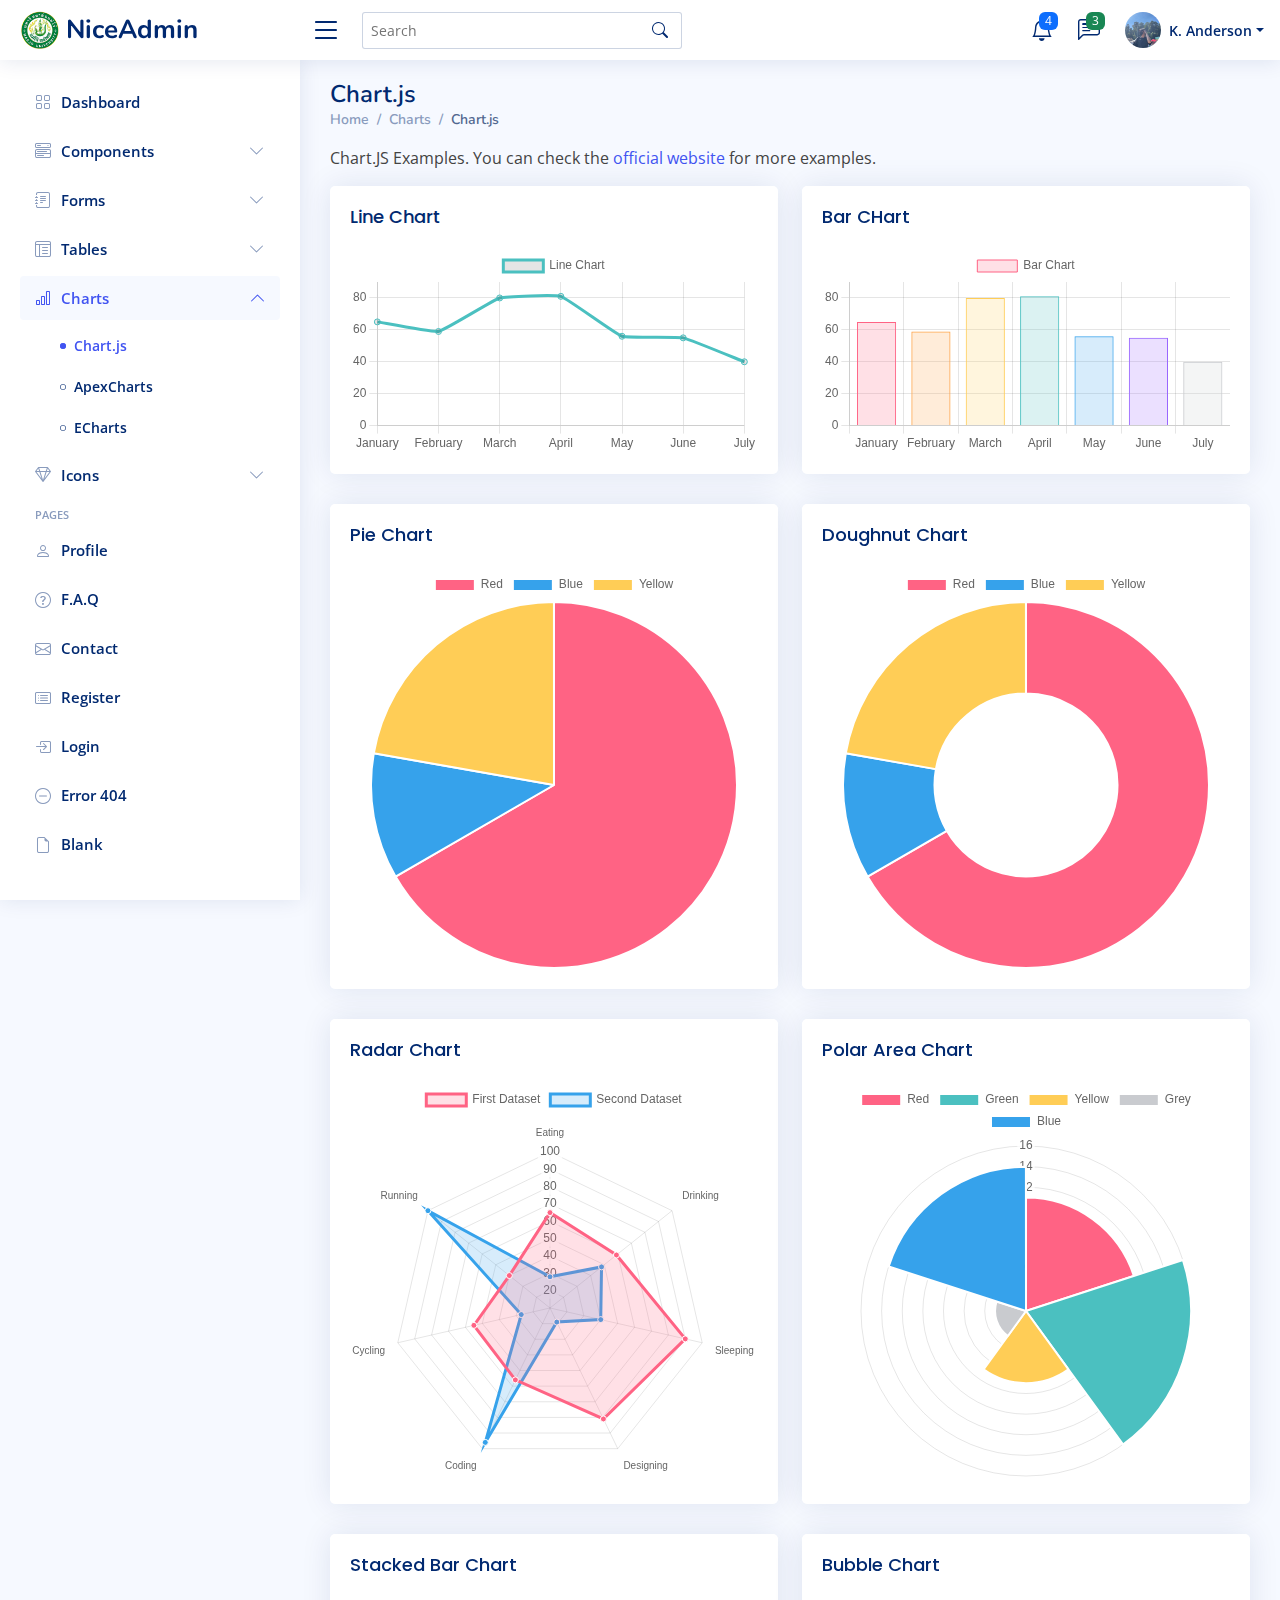
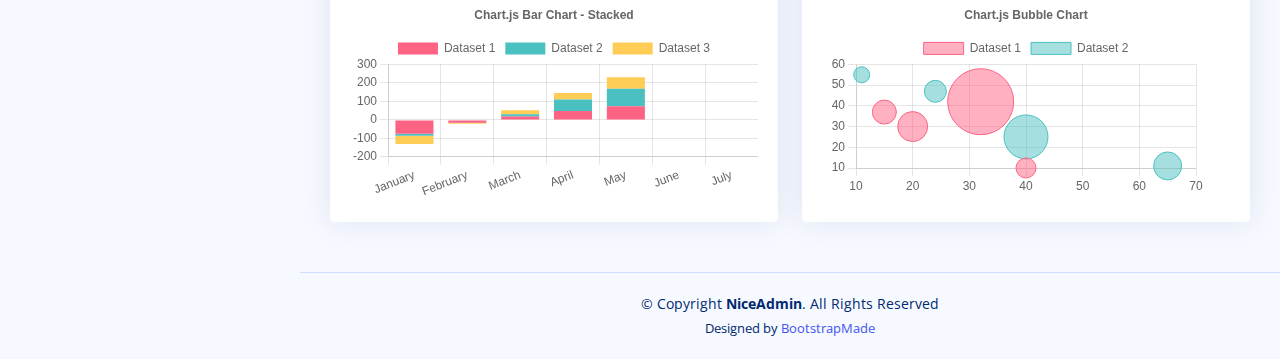
<file: charts-chartjs.html>
<!DOCTYPE html>
<html lang="en">

<head>
  <meta charset="utf-8">
  <meta content="width=device-width, initial-scale=1.0" name="viewport">

  <title>Charts / Chart.js - NiceAdmin Bootstrap Template</title>
  <meta content="" name="description">
  <meta content="" name="keywords">

  <!-- Favicons -->
  <link href="assets/img/favicon.png" rel="icon">
  <link href="assets/img/apple-touch-icon.png" rel="apple-touch-icon">

  <!-- Google Fonts -->
  <link href="https://fonts.gstatic.com" rel="preconnect">
  <link href="https://fonts.googleapis.com/css?family=Open+Sans:300,300i,400,400i,600,600i,700,700i|Nunito:300,300i,400,400i,600,600i,700,700i|Poppins:300,300i,400,400i,500,500i,600,600i,700,700i" rel="stylesheet">

  <!-- Vendor CSS Files -->
  <link href="assets/vendor/bootstrap/css/bootstrap.min.css" rel="stylesheet">
  <link href="assets/vendor/bootstrap-icons/bootstrap-icons.css" rel="stylesheet">
  <link href="assets/vendor/boxicons/css/boxicons.min.css" rel="stylesheet">
  <link href="assets/vendor/quill/quill.snow.css" rel="stylesheet">
  <link href="assets/vendor/quill/quill.bubble.css" rel="stylesheet">
  <link href="assets/vendor/remixicon/remixicon.css" rel="stylesheet">
  <link href="assets/vendor/simple-datatables/style.css" rel="stylesheet">

  <!-- Template Main CSS File -->
  <link href="assets/css/style.css" rel="stylesheet">

  <!-- =======================================================
  * Template Name: NiceAdmin - v2.5.0
  * Template URL: https://bootstrapmade.com/nice-admin-bootstrap-admin-html-template/
  * Author: BootstrapMade.com
  * License: https://bootstrapmade.com/license/
  ======================================================== -->
</head>

<body>

  <!-- ======= Header ======= -->
  <header id="header" class="header fixed-top d-flex align-items-center">

    <div class="d-flex align-items-center justify-content-between">
      <a href="index.html" class="logo d-flex align-items-center">
        <img src="assets/img/logo.png" alt="">
        <span class="d-none d-lg-block">NiceAdmin</span>
      </a>
      <i class="bi bi-list toggle-sidebar-btn"></i>
    </div><!-- End Logo -->

    <div class="search-bar">
      <form class="search-form d-flex align-items-center" method="POST" action="#">
        <input type="text" name="query" placeholder="Search" title="Enter search keyword">
        <button type="submit" title="Search"><i class="bi bi-search"></i></button>
      </form>
    </div><!-- End Search Bar -->

    <nav class="header-nav ms-auto">
      <ul class="d-flex align-items-center">

        <li class="nav-item d-block d-lg-none">
          <a class="nav-link nav-icon search-bar-toggle " href="#">
            <i class="bi bi-search"></i>
          </a>
        </li><!-- End Search Icon-->

        <li class="nav-item dropdown">

          <a class="nav-link nav-icon" href="#" data-bs-toggle="dropdown">
            <i class="bi bi-bell"></i>
            <span class="badge bg-primary badge-number">4</span>
          </a><!-- End Notification Icon -->

          <ul class="dropdown-menu dropdown-menu-end dropdown-menu-arrow notifications">
            <li class="dropdown-header">
              You have 4 new notifications
              <a href="#"><span class="badge rounded-pill bg-primary p-2 ms-2">View all</span></a>
            </li>
            <li>
              <hr class="dropdown-divider">
            </li>

            <li class="notification-item">
              <i class="bi bi-exclamation-circle text-warning"></i>
              <div>
                <h4>Lorem Ipsum</h4>
                <p>Quae dolorem earum veritatis oditseno</p>
                <p>30 min. ago</p>
              </div>
            </li>

            <li>
              <hr class="dropdown-divider">
            </li>

            <li class="notification-item">
              <i class="bi bi-x-circle text-danger"></i>
              <div>
                <h4>Atque rerum nesciunt</h4>
                <p>Quae dolorem earum veritatis oditseno</p>
                <p>1 hr. ago</p>
              </div>
            </li>

            <li>
              <hr class="dropdown-divider">
            </li>

            <li class="notification-item">
              <i class="bi bi-check-circle text-success"></i>
              <div>
                <h4>Sit rerum fuga</h4>
                <p>Quae dolorem earum veritatis oditseno</p>
                <p>2 hrs. ago</p>
              </div>
            </li>

            <li>
              <hr class="dropdown-divider">
            </li>

            <li class="notification-item">
              <i class="bi bi-info-circle text-primary"></i>
              <div>
                <h4>Dicta reprehenderit</h4>
                <p>Quae dolorem earum veritatis oditseno</p>
                <p>4 hrs. ago</p>
              </div>
            </li>

            <li>
              <hr class="dropdown-divider">
            </li>
            <li class="dropdown-footer">
              <a href="#">Show all notifications</a>
            </li>

          </ul><!-- End Notification Dropdown Items -->

        </li><!-- End Notification Nav -->

        <li class="nav-item dropdown">

          <a class="nav-link nav-icon" href="#" data-bs-toggle="dropdown">
            <i class="bi bi-chat-left-text"></i>
            <span class="badge bg-success badge-number">3</span>
          </a><!-- End Messages Icon -->

          <ul class="dropdown-menu dropdown-menu-end dropdown-menu-arrow messages">
            <li class="dropdown-header">
              You have 3 new messages
              <a href="#"><span class="badge rounded-pill bg-primary p-2 ms-2">View all</span></a>
            </li>
            <li>
              <hr class="dropdown-divider">
            </li>

            <li class="message-item">
              <a href="#">
                <img src="assets/img/messages-1.jpg" alt="" class="rounded-circle">
                <div>
                  <h4>Maria Hudson</h4>
                  <p>Velit asperiores et ducimus soluta repudiandae labore officia est ut...</p>
                  <p>4 hrs. ago</p>
                </div>
              </a>
            </li>
            <li>
              <hr class="dropdown-divider">
            </li>

            <li class="message-item">
              <a href="#">
                <img src="assets/img/messages-2.jpg" alt="" class="rounded-circle">
                <div>
                  <h4>Anna Nelson</h4>
                  <p>Velit asperiores et ducimus soluta repudiandae labore officia est ut...</p>
                  <p>6 hrs. ago</p>
                </div>
              </a>
            </li>
            <li>
              <hr class="dropdown-divider">
            </li>

            <li class="message-item">
              <a href="#">
                <img src="assets/img/messages-3.jpg" alt="" class="rounded-circle">
                <div>
                  <h4>David Muldon</h4>
                  <p>Velit asperiores et ducimus soluta repudiandae labore officia est ut...</p>
                  <p>8 hrs. ago</p>
                </div>
              </a>
            </li>
            <li>
              <hr class="dropdown-divider">
            </li>

            <li class="dropdown-footer">
              <a href="#">Show all messages</a>
            </li>

          </ul><!-- End Messages Dropdown Items -->

        </li><!-- End Messages Nav -->

        <li class="nav-item dropdown pe-3">

          <a class="nav-link nav-profile d-flex align-items-center pe-0" href="#" data-bs-toggle="dropdown">
            <img src="assets/img/profile-img.jpg" alt="Profile" class="rounded-circle">
            <span class="d-none d-md-block dropdown-toggle ps-2">K. Anderson</span>
          </a><!-- End Profile Iamge Icon -->

          <ul class="dropdown-menu dropdown-menu-end dropdown-menu-arrow profile">
            <li class="dropdown-header">
              <h6>Kevin Anderson</h6>
              <span>Web Designer</span>
            </li>
            <li>
              <hr class="dropdown-divider">
            </li>

            <li>
              <a class="dropdown-item d-flex align-items-center" href="users-profile.html">
                <i class="bi bi-person"></i>
                <span>My Profile</span>
              </a>
            </li>
            <li>
              <hr class="dropdown-divider">
            </li>

            <li>
              <a class="dropdown-item d-flex align-items-center" href="users-profile.html">
                <i class="bi bi-gear"></i>
                <span>Account Settings</span>
              </a>
            </li>
            <li>
              <hr class="dropdown-divider">
            </li>

            <li>
              <a class="dropdown-item d-flex align-items-center" href="pages-faq.html">
                <i class="bi bi-question-circle"></i>
                <span>Need Help?</span>
              </a>
            </li>
            <li>
              <hr class="dropdown-divider">
            </li>

            <li>
              <a class="dropdown-item d-flex align-items-center" href="#">
                <i class="bi bi-box-arrow-right"></i>
                <span>Sign Out</span>
              </a>
            </li>

          </ul><!-- End Profile Dropdown Items -->
        </li><!-- End Profile Nav -->

      </ul>
    </nav><!-- End Icons Navigation -->

  </header><!-- End Header -->

  <!-- ======= Sidebar ======= -->
  <aside id="sidebar" class="sidebar">

    <ul class="sidebar-nav" id="sidebar-nav">

      <li class="nav-item">
        <a class="nav-link collapsed" href="index.html">
          <i class="bi bi-grid"></i>
          <span>Dashboard</span>
        </a>
      </li><!-- End Dashboard Nav -->

      <li class="nav-item">
        <a class="nav-link collapsed" data-bs-target="#components-nav" data-bs-toggle="collapse" href="#">
          <i class="bi bi-menu-button-wide"></i><span>Components</span><i class="bi bi-chevron-down ms-auto"></i>
        </a>
        <ul id="components-nav" class="nav-content collapse " data-bs-parent="#sidebar-nav">
          <li>
            <a href="components-alerts.html">
              <i class="bi bi-circle"></i><span>Alerts</span>
            </a>
          </li>
          <li>
            <a href="components-accordion.html">
              <i class="bi bi-circle"></i><span>Accordion</span>
            </a>
          </li>
          <li>
            <a href="components-badges.html">
              <i class="bi bi-circle"></i><span>Badges</span>
            </a>
          </li>
          <li>
            <a href="components-breadcrumbs.html">
              <i class="bi bi-circle"></i><span>Breadcrumbs</span>
            </a>
          </li>
          <li>
            <a href="components-buttons.html">
              <i class="bi bi-circle"></i><span>Buttons</span>
            </a>
          </li>
          <li>
            <a href="components-cards.html">
              <i class="bi bi-circle"></i><span>Cards</span>
            </a>
          </li>
          <li>
            <a href="components-carousel.html">
              <i class="bi bi-circle"></i><span>Carousel</span>
            </a>
          </li>
          <li>
            <a href="components-list-group.html">
              <i class="bi bi-circle"></i><span>List group</span>
            </a>
          </li>
          <li>
            <a href="components-modal.html">
              <i class="bi bi-circle"></i><span>Modal</span>
            </a>
          </li>
          <li>
            <a href="components-tabs.html">
              <i class="bi bi-circle"></i><span>Tabs</span>
            </a>
          </li>
          <li>
            <a href="components-pagination.html">
              <i class="bi bi-circle"></i><span>Pagination</span>
            </a>
          </li>
          <li>
            <a href="components-progress.html">
              <i class="bi bi-circle"></i><span>Progress</span>
            </a>
          </li>
          <li>
            <a href="components-spinners.html">
              <i class="bi bi-circle"></i><span>Spinners</span>
            </a>
          </li>
          <li>
            <a href="components-tooltips.html">
              <i class="bi bi-circle"></i><span>Tooltips</span>
            </a>
          </li>
        </ul>
      </li><!-- End Components Nav -->

      <li class="nav-item">
        <a class="nav-link collapsed" data-bs-target="#forms-nav" data-bs-toggle="collapse" href="#">
          <i class="bi bi-journal-text"></i><span>Forms</span><i class="bi bi-chevron-down ms-auto"></i>
        </a>
        <ul id="forms-nav" class="nav-content collapse " data-bs-parent="#sidebar-nav">
          <li>
            <a href="forms-elements.html">
              <i class="bi bi-circle"></i><span>Form Elements</span>
            </a>
          </li>
          <li>
            <a href="forms-layouts.html">
              <i class="bi bi-circle"></i><span>Form Layouts</span>
            </a>
          </li>
          <li>
            <a href="forms-editors.html">
              <i class="bi bi-circle"></i><span>Form Editors</span>
            </a>
          </li>
          <li>
            <a href="forms-validation.html">
              <i class="bi bi-circle"></i><span>Form Validation</span>
            </a>
          </li>
        </ul>
      </li><!-- End Forms Nav -->

      <li class="nav-item">
        <a class="nav-link collapsed" data-bs-target="#tables-nav" data-bs-toggle="collapse" href="#">
          <i class="bi bi-layout-text-window-reverse"></i><span>Tables</span><i class="bi bi-chevron-down ms-auto"></i>
        </a>
        <ul id="tables-nav" class="nav-content collapse " data-bs-parent="#sidebar-nav">
          <li>
            <a href="tables-general.html">
              <i class="bi bi-circle"></i><span>General Tables</span>
            </a>
          </li>
          <li>
            <a href="tables-data.html">
              <i class="bi bi-circle"></i><span>Data Tables</span>
            </a>
          </li>
        </ul>
      </li><!-- End Tables Nav -->

      <li class="nav-item">
        <a class="nav-link " data-bs-target="#charts-nav" data-bs-toggle="collapse" href="#">
          <i class="bi bi-bar-chart"></i><span>Charts</span><i class="bi bi-chevron-down ms-auto"></i>
        </a>
        <ul id="charts-nav" class="nav-content collapse show" data-bs-parent="#sidebar-nav">
          <li>
            <a href="charts-chartjs.html" class="active">
              <i class="bi bi-circle"></i><span>Chart.js</span>
            </a>
          </li>
          <li>
            <a href="charts-apexcharts.html">
              <i class="bi bi-circle"></i><span>ApexCharts</span>
            </a>
          </li>
          <li>
            <a href="charts-echarts.html">
              <i class="bi bi-circle"></i><span>ECharts</span>
            </a>
          </li>
        </ul>
      </li><!-- End Charts Nav -->

      <li class="nav-item">
        <a class="nav-link collapsed" data-bs-target="#icons-nav" data-bs-toggle="collapse" href="#">
          <i class="bi bi-gem"></i><span>Icons</span><i class="bi bi-chevron-down ms-auto"></i>
        </a>
        <ul id="icons-nav" class="nav-content collapse " data-bs-parent="#sidebar-nav">
          <li>
            <a href="icons-bootstrap.html">
              <i class="bi bi-circle"></i><span>Bootstrap Icons</span>
            </a>
          </li>
          <li>
            <a href="icons-remix.html">
              <i class="bi bi-circle"></i><span>Remix Icons</span>
            </a>
          </li>
          <li>
            <a href="icons-boxicons.html">
              <i class="bi bi-circle"></i><span>Boxicons</span>
            </a>
          </li>
        </ul>
      </li><!-- End Icons Nav -->

      <li class="nav-heading">Pages</li>

      <li class="nav-item">
        <a class="nav-link collapsed" href="users-profile.html">
          <i class="bi bi-person"></i>
          <span>Profile</span>
        </a>
      </li><!-- End Profile Page Nav -->

      <li class="nav-item">
        <a class="nav-link collapsed" href="pages-faq.html">
          <i class="bi bi-question-circle"></i>
          <span>F.A.Q</span>
        </a>
      </li><!-- End F.A.Q Page Nav -->

      <li class="nav-item">
        <a class="nav-link collapsed" href="pages-contact.html">
          <i class="bi bi-envelope"></i>
          <span>Contact</span>
        </a>
      </li><!-- End Contact Page Nav -->

      <li class="nav-item">
        <a class="nav-link collapsed" href="pages-register.html">
          <i class="bi bi-card-list"></i>
          <span>Register</span>
        </a>
      </li><!-- End Register Page Nav -->

      <li class="nav-item">
        <a class="nav-link collapsed" href="pages-login.html">
          <i class="bi bi-box-arrow-in-right"></i>
          <span>Login</span>
        </a>
      </li><!-- End Login Page Nav -->

      <li class="nav-item">
        <a class="nav-link collapsed" href="pages-error-404.html">
          <i class="bi bi-dash-circle"></i>
          <span>Error 404</span>
        </a>
      </li><!-- End Error 404 Page Nav -->

      <li class="nav-item">
        <a class="nav-link collapsed" href="pages-blank.html">
          <i class="bi bi-file-earmark"></i>
          <span>Blank</span>
        </a>
      </li><!-- End Blank Page Nav -->

    </ul>

  </aside><!-- End Sidebar-->

  <main id="main" class="main">

    <div class="pagetitle">
      <h1>Chart.js</h1>
      <nav>
        <ol class="breadcrumb">
          <li class="breadcrumb-item"><a href="index.html">Home</a></li>
          <li class="breadcrumb-item">Charts</li>
          <li class="breadcrumb-item active">Chart.js</li>
        </ol>
      </nav>
    </div><!-- End Page Title -->

    <p>Chart.JS Examples. You can check the <a href="https://www.chartjs.org/docs/latest/samples/" target="_blank">official website</a> for more examples.</p>

    <section class="section">
      <div class="row">

        <div class="col-lg-6">
          <div class="card">
            <div class="card-body">
              <h5 class="card-title">Line Chart</h5>

              <!-- Line Chart -->
              <canvas id="lineChart" style="max-height: 400px;"></canvas>
              <script>
                document.addEventListener("DOMContentLoaded", () => {
                  new Chart(document.querySelector('#lineChart'), {
                    type: 'line',
                    data: {
                      labels: ['January', 'February', 'March', 'April', 'May', 'June', 'July'],
                      datasets: [{
                        label: 'Line Chart',
                        data: [65, 59, 80, 81, 56, 55, 40],
                        fill: false,
                        borderColor: 'rgb(75, 192, 192)',
                        tension: 0.1
                      }]
                    },
                    options: {
                      scales: {
                        y: {
                          beginAtZero: true
                        }
                      }
                    }
                  });
                });
              </script>
              <!-- End Line CHart -->

            </div>
          </div>
        </div>

        <div class="col-lg-6">
          <div class="card">
            <div class="card-body">
              <h5 class="card-title">Bar CHart</h5>

              <!-- Bar Chart -->
              <canvas id="barChart" style="max-height: 400px;"></canvas>
              <script>
                document.addEventListener("DOMContentLoaded", () => {
                  new Chart(document.querySelector('#barChart'), {
                    type: 'bar',
                    data: {
                      labels: ['January', 'February', 'March', 'April', 'May', 'June', 'July'],
                      datasets: [{
                        label: 'Bar Chart',
                        data: [65, 59, 80, 81, 56, 55, 40],
                        backgroundColor: [
                          'rgba(255, 99, 132, 0.2)',
                          'rgba(255, 159, 64, 0.2)',
                          'rgba(255, 205, 86, 0.2)',
                          'rgba(75, 192, 192, 0.2)',
                          'rgba(54, 162, 235, 0.2)',
                          'rgba(153, 102, 255, 0.2)',
                          'rgba(201, 203, 207, 0.2)'
                        ],
                        borderColor: [
                          'rgb(255, 99, 132)',
                          'rgb(255, 159, 64)',
                          'rgb(255, 205, 86)',
                          'rgb(75, 192, 192)',
                          'rgb(54, 162, 235)',
                          'rgb(153, 102, 255)',
                          'rgb(201, 203, 207)'
                        ],
                        borderWidth: 1
                      }]
                    },
                    options: {
                      scales: {
                        y: {
                          beginAtZero: true
                        }
                      }
                    }
                  });
                });
              </script>
              <!-- End Bar CHart -->

            </div>
          </div>
        </div>

        <div class="col-lg-6">
          <div class="card">
            <div class="card-body">
              <h5 class="card-title">Pie Chart</h5>

              <!-- Pie Chart -->
              <canvas id="pieChart" style="max-height: 400px;"></canvas>
              <script>
                document.addEventListener("DOMContentLoaded", () => {
                  new Chart(document.querySelector('#pieChart'), {
                    type: 'pie',
                    data: {
                      labels: [
                        'Red',
                        'Blue',
                        'Yellow'
                      ],
                      datasets: [{
                        label: 'My First Dataset',
                        data: [300, 50, 100],
                        backgroundColor: [
                          'rgb(255, 99, 132)',
                          'rgb(54, 162, 235)',
                          'rgb(255, 205, 86)'
                        ],
                        hoverOffset: 4
                      }]
                    }
                  });
                });
              </script>
              <!-- End Pie CHart -->

            </div>
          </div>
        </div>

        <div class="col-lg-6">
          <div class="card">
            <div class="card-body">
              <h5 class="card-title">Doughnut Chart</h5>

              <!-- Doughnut Chart -->
              <canvas id="doughnutChart" style="max-height: 400px;"></canvas>
              <script>
                document.addEventListener("DOMContentLoaded", () => {
                  new Chart(document.querySelector('#doughnutChart'), {
                    type: 'doughnut',
                    data: {
                      labels: [
                        'Red',
                        'Blue',
                        'Yellow'
                      ],
                      datasets: [{
                        label: 'My First Dataset',
                        data: [300, 50, 100],
                        backgroundColor: [
                          'rgb(255, 99, 132)',
                          'rgb(54, 162, 235)',
                          'rgb(255, 205, 86)'
                        ],
                        hoverOffset: 4
                      }]
                    }
                  });
                });
              </script>
              <!-- End Doughnut CHart -->

            </div>
          </div>
        </div>

        <div class="col-lg-6">
          <div class="card">
            <div class="card-body">
              <h5 class="card-title">Radar Chart</h5>

              <!-- Radar Chart -->
              <canvas id="radarChart" style="max-height: 400px;"></canvas>
              <script>
                document.addEventListener("DOMContentLoaded", () => {
                  new Chart(document.querySelector('#radarChart'), {
                    type: 'radar',
                    data: {
                      labels: [
                        'Eating',
                        'Drinking',
                        'Sleeping',
                        'Designing',
                        'Coding',
                        'Cycling',
                        'Running'
                      ],
                      datasets: [{
                        label: 'First Dataset',
                        data: [65, 59, 90, 81, 56, 55, 40],
                        fill: true,
                        backgroundColor: 'rgba(255, 99, 132, 0.2)',
                        borderColor: 'rgb(255, 99, 132)',
                        pointBackgroundColor: 'rgb(255, 99, 132)',
                        pointBorderColor: '#fff',
                        pointHoverBackgroundColor: '#fff',
                        pointHoverBorderColor: 'rgb(255, 99, 132)'
                      }, {
                        label: 'Second Dataset',
                        data: [28, 48, 40, 19, 96, 27, 100],
                        fill: true,
                        backgroundColor: 'rgba(54, 162, 235, 0.2)',
                        borderColor: 'rgb(54, 162, 235)',
                        pointBackgroundColor: 'rgb(54, 162, 235)',
                        pointBorderColor: '#fff',
                        pointHoverBackgroundColor: '#fff',
                        pointHoverBorderColor: 'rgb(54, 162, 235)'
                      }]
                    },
                    options: {
                      elements: {
                        line: {
                          borderWidth: 3
                        }
                      }
                    }
                  });
                });
              </script>
              <!-- End Radar CHart -->

            </div>
          </div>
        </div>

        <div class="col-lg-6">
          <div class="card">
            <div class="card-body">
              <h5 class="card-title">Polar Area Chart</h5>

              <!-- Polar Area Chart -->
              <canvas id="polarAreaChart" style="max-height: 400px;"></canvas>
              <script>
                document.addEventListener("DOMContentLoaded", () => {
                  new Chart(document.querySelector('#polarAreaChart'), {
                    type: 'polarArea',
                    data: {
                      labels: [
                        'Red',
                        'Green',
                        'Yellow',
                        'Grey',
                        'Blue'
                      ],
                      datasets: [{
                        label: 'My First Dataset',
                        data: [11, 16, 7, 3, 14],
                        backgroundColor: [
                          'rgb(255, 99, 132)',
                          'rgb(75, 192, 192)',
                          'rgb(255, 205, 86)',
                          'rgb(201, 203, 207)',
                          'rgb(54, 162, 235)'
                        ]
                      }]
                    }
                  });
                });
              </script>
              <!-- End Polar Area Chart -->

            </div>
          </div>
        </div>

        <div class="col-lg-6">
          <div class="card">
            <div class="card-body">
              <h5 class="card-title">Stacked Bar Chart</h5>

              <!-- Stacked Bar Chart -->
              <canvas id="stakedBarChart" style="max-height: 400px;"></canvas>
              <script>
                document.addEventListener("DOMContentLoaded", () => {
                  new Chart(document.querySelector('#stakedBarChart'), {
                    type: 'bar',
                    data: {
                      labels: ['January', 'February', 'March', 'April', 'May', 'June', 'July'],
                      datasets: [{
                          label: 'Dataset 1',
                          data: [-75, -15, 18, 48, 74],
                          backgroundColor: 'rgb(255, 99, 132)',
                        },
                        {
                          label: 'Dataset 2',
                          data: [-11, -1, 12, 62, 95],
                          backgroundColor: 'rgb(75, 192, 192)',
                        },
                        {
                          label: 'Dataset 3',
                          data: [-44, -5, 22, 35, 62],
                          backgroundColor: 'rgb(255, 205, 86)',
                        },
                      ]
                    },
                    options: {
                      plugins: {
                        title: {
                          display: true,
                          text: 'Chart.js Bar Chart - Stacked'
                        },
                      },
                      responsive: true,
                      scales: {
                        x: {
                          stacked: true,
                        },
                        y: {
                          stacked: true
                        }
                      }
                    }
                  });
                });
              </script>
              <!-- End Stacked Bar Chart -->

            </div>
          </div>
        </div>

        <div class="col-lg-6">
          <div class="card">
            <div class="card-body">
              <h5 class="card-title">Bubble Chart</h5>

              <!-- Bubble Chart -->
              <canvas id="bubbleChart" style="max-height: 400px;"></canvas>
              <script>
                document.addEventListener("DOMContentLoaded", () => {
                  new Chart(document.querySelector('#bubbleChart'), {
                    type: 'bubble',
                    data: {
                      labels: ['January', 'February', 'March', 'April', 'May', 'June', 'July'],
                      datasets: [{
                          label: 'Dataset 1',
                          data: [{
                              x: 20,
                              y: 30,
                              r: 15
                            },
                            {
                              x: 40,
                              y: 10,
                              r: 10
                            },
                            {
                              x: 15,
                              y: 37,
                              r: 12
                            },
                            {
                              x: 32,
                              y: 42,
                              r: 33
                            }
                          ],
                          borderColor: 'rgb(255, 99, 132)',
                          backgroundColor: 'rgba(255, 99, 132, 0.5)'
                        },
                        {
                          label: 'Dataset 2',
                          data: [{
                              x: 40,
                              y: 25,
                              r: 22
                            },
                            {
                              x: 24,
                              y: 47,
                              r: 11
                            },
                            {
                              x: 65,
                              y: 11,
                              r: 14
                            },
                            {
                              x: 11,
                              y: 55,
                              r: 8
                            }
                          ],
                          borderColor: 'rgb(75, 192, 192)',
                          backgroundColor: 'rgba(75, 192, 192, 0.5)'
                        }
                      ]
                    },
                    options: {
                      responsive: true,
                      plugins: {
                        legend: {
                          position: 'top',
                        },
                        title: {
                          display: true,
                          text: 'Chart.js Bubble Chart'
                        }
                      }
                    }
                  });
                });
              </script>
              <!-- End Bubble Chart -->

            </div>
          </div>
        </div>

      </div>
    </section>

  </main><!-- End #main -->

  <!-- ======= Footer ======= -->
  <footer id="footer" class="footer">
    <div class="copyright">
      &copy; Copyright <strong><span>NiceAdmin</span></strong>. All Rights Reserved
    </div>
    <div class="credits">
      <!-- All the links in the footer should remain intact. -->
      <!-- You can delete the links only if you purchased the pro version. -->
      <!-- Licensing information: https://bootstrapmade.com/license/ -->
      <!-- Purchase the pro version with working PHP/AJAX contact form: https://bootstrapmade.com/nice-admin-bootstrap-admin-html-template/ -->
      Designed by <a href="https://bootstrapmade.com/">BootstrapMade</a>
    </div>
  </footer><!-- End Footer -->

  <a href="#" class="back-to-top d-flex align-items-center justify-content-center"><i class="bi bi-arrow-up-short"></i></a>

  <!-- Vendor JS Files -->
  <script src="assets/vendor/apexcharts/apexcharts.min.js"></script>
  <script src="assets/vendor/bootstrap/js/bootstrap.bundle.min.js"></script>
  <script src="assets/vendor/chart.js/chart.umd.js"></script>
  <script src="assets/vendor/echarts/echarts.min.js"></script>
  <script src="assets/vendor/quill/quill.min.js"></script>
  <script src="assets/vendor/simple-datatables/simple-datatables.js"></script>
  <script src="assets/vendor/tinymce/tinymce.min.js"></script>
  <script src="assets/vendor/php-email-form/validate.js"></script>

  <!-- Template Main JS File -->
  <script src="assets/js/main.js"></script>

</body>

</html>
</file>
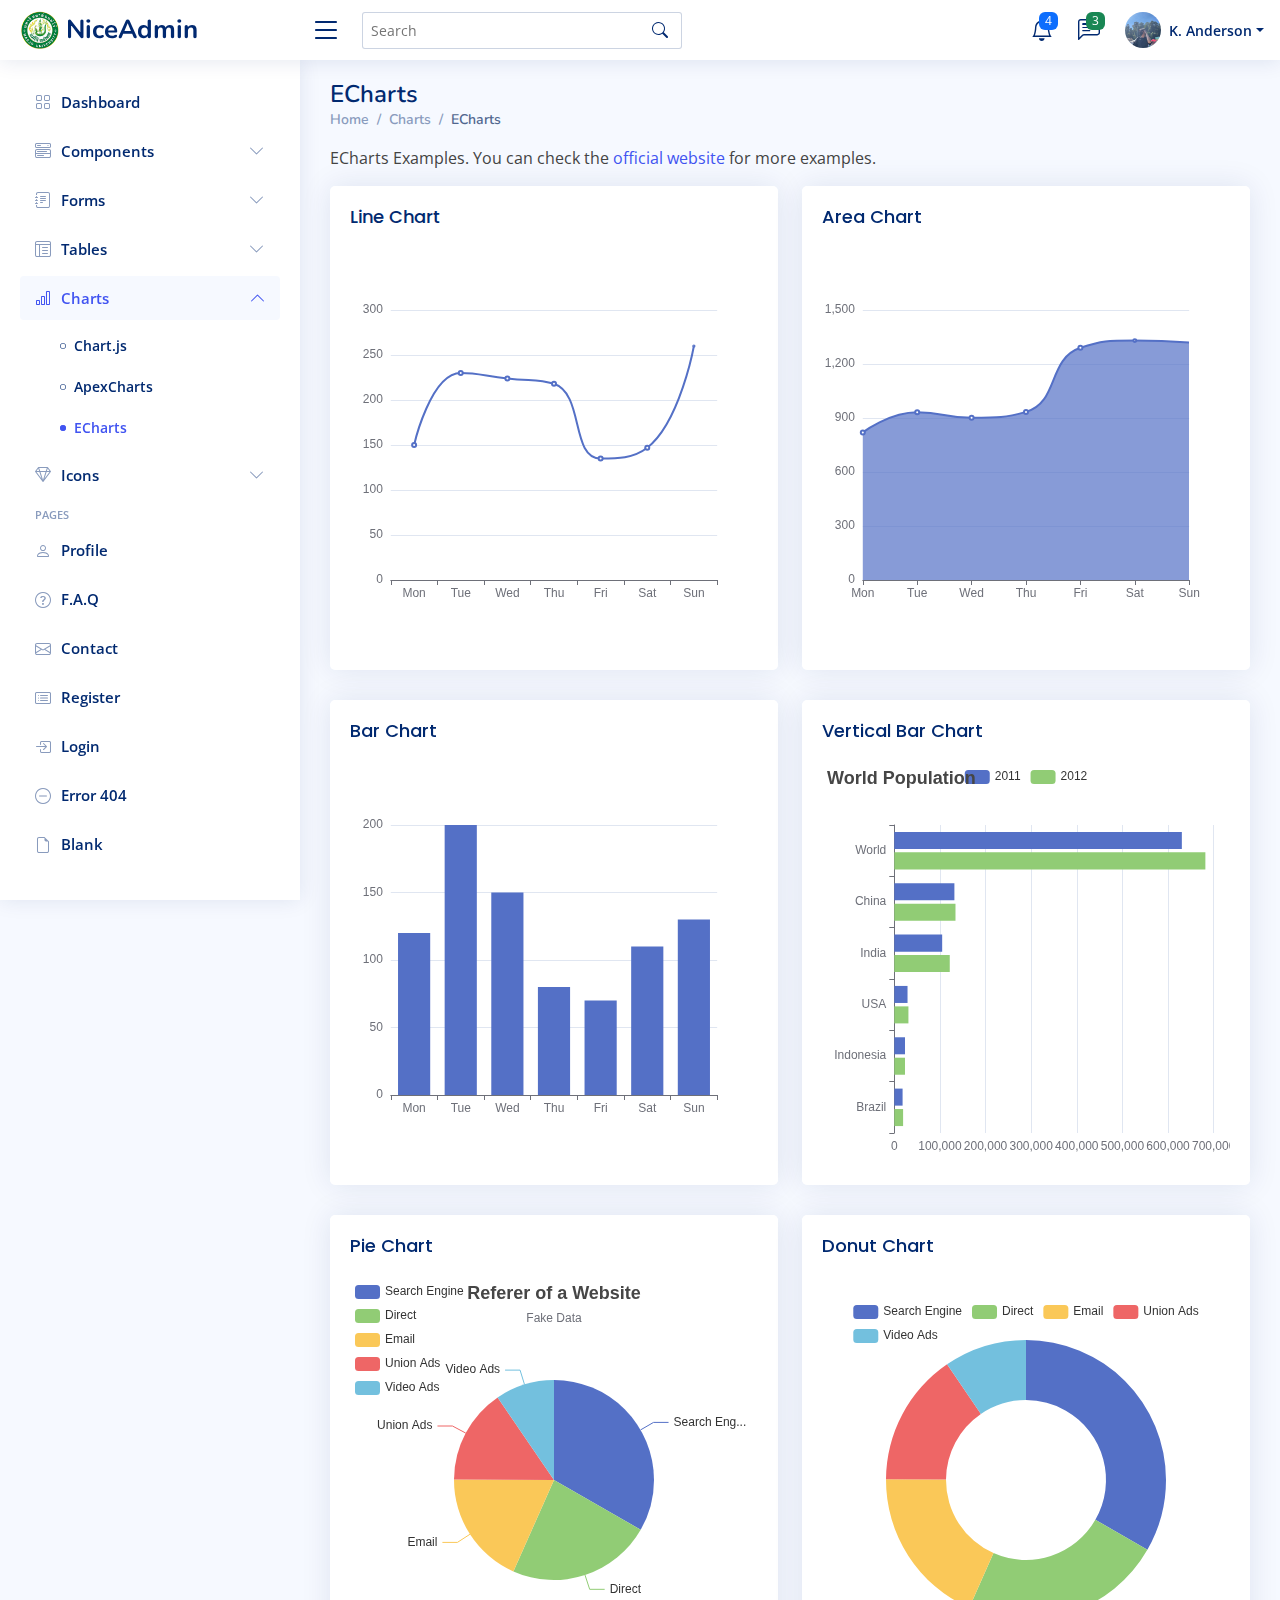
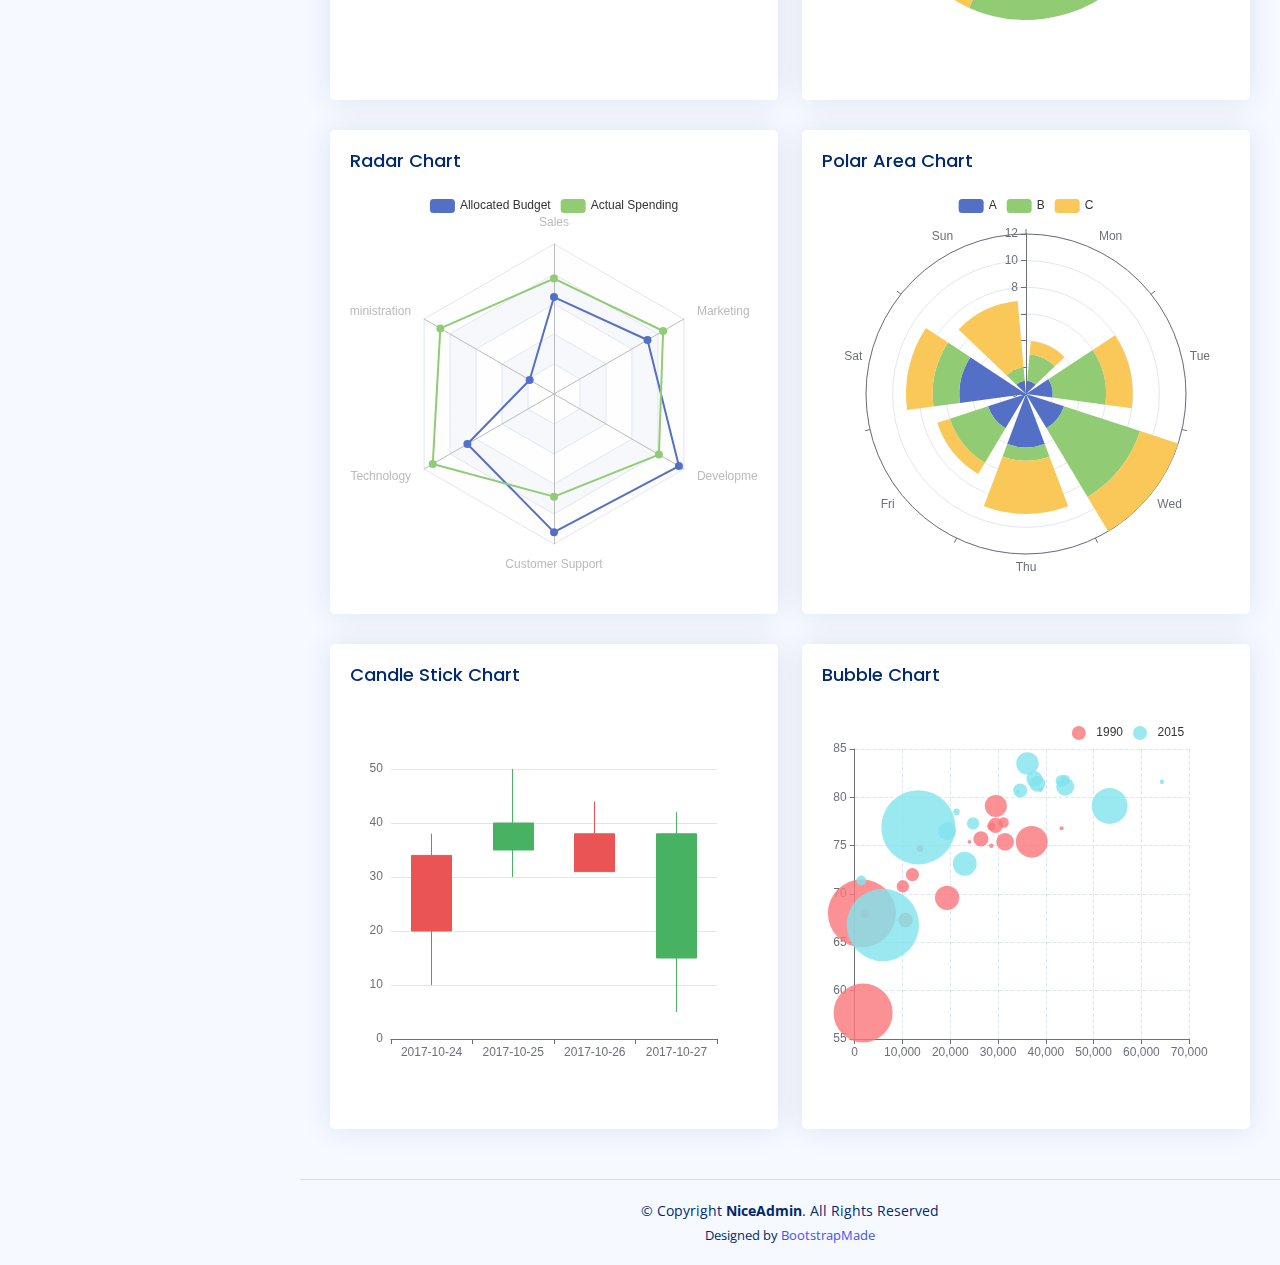
<file: charts-echarts.html>
<!DOCTYPE html>
<html lang="en">

<head>
  <meta charset="utf-8">
  <meta content="width=device-width, initial-scale=1.0" name="viewport">

  <title>Charts / ECharts - NiceAdmin Bootstrap Template</title>
  <meta content="" name="description">
  <meta content="" name="keywords">

  <!-- Favicons -->
  <link href="assets/img/favicon.png" rel="icon">
  <link href="assets/img/apple-touch-icon.png" rel="apple-touch-icon">

  <!-- Google Fonts -->
  <link href="https://fonts.gstatic.com" rel="preconnect">
  <link href="https://fonts.googleapis.com/css?family=Open+Sans:300,300i,400,400i,600,600i,700,700i|Nunito:300,300i,400,400i,600,600i,700,700i|Poppins:300,300i,400,400i,500,500i,600,600i,700,700i" rel="stylesheet">

  <!-- Vendor CSS Files -->
  <link href="assets/vendor/bootstrap/css/bootstrap.min.css" rel="stylesheet">
  <link href="assets/vendor/bootstrap-icons/bootstrap-icons.css" rel="stylesheet">
  <link href="assets/vendor/boxicons/css/boxicons.min.css" rel="stylesheet">
  <link href="assets/vendor/quill/quill.snow.css" rel="stylesheet">
  <link href="assets/vendor/quill/quill.bubble.css" rel="stylesheet">
  <link href="assets/vendor/remixicon/remixicon.css" rel="stylesheet">
  <link href="assets/vendor/simple-datatables/style.css" rel="stylesheet">

  <!-- Template Main CSS File -->
  <link href="assets/css/style.css" rel="stylesheet">

  <!-- =======================================================
  * Template Name: NiceAdmin - v2.5.0
  * Template URL: https://bootstrapmade.com/nice-admin-bootstrap-admin-html-template/
  * Author: BootstrapMade.com
  * License: https://bootstrapmade.com/license/
  ======================================================== -->
</head>

<body>

  <!-- ======= Header ======= -->
  <header id="header" class="header fixed-top d-flex align-items-center">

    <div class="d-flex align-items-center justify-content-between">
      <a href="index.html" class="logo d-flex align-items-center">
        <img src="assets/img/logo.png" alt="">
        <span class="d-none d-lg-block">NiceAdmin</span>
      </a>
      <i class="bi bi-list toggle-sidebar-btn"></i>
    </div><!-- End Logo -->

    <div class="search-bar">
      <form class="search-form d-flex align-items-center" method="POST" action="#">
        <input type="text" name="query" placeholder="Search" title="Enter search keyword">
        <button type="submit" title="Search"><i class="bi bi-search"></i></button>
      </form>
    </div><!-- End Search Bar -->

    <nav class="header-nav ms-auto">
      <ul class="d-flex align-items-center">

        <li class="nav-item d-block d-lg-none">
          <a class="nav-link nav-icon search-bar-toggle " href="#">
            <i class="bi bi-search"></i>
          </a>
        </li><!-- End Search Icon-->

        <li class="nav-item dropdown">

          <a class="nav-link nav-icon" href="#" data-bs-toggle="dropdown">
            <i class="bi bi-bell"></i>
            <span class="badge bg-primary badge-number">4</span>
          </a><!-- End Notification Icon -->

          <ul class="dropdown-menu dropdown-menu-end dropdown-menu-arrow notifications">
            <li class="dropdown-header">
              You have 4 new notifications
              <a href="#"><span class="badge rounded-pill bg-primary p-2 ms-2">View all</span></a>
            </li>
            <li>
              <hr class="dropdown-divider">
            </li>

            <li class="notification-item">
              <i class="bi bi-exclamation-circle text-warning"></i>
              <div>
                <h4>Lorem Ipsum</h4>
                <p>Quae dolorem earum veritatis oditseno</p>
                <p>30 min. ago</p>
              </div>
            </li>

            <li>
              <hr class="dropdown-divider">
            </li>

            <li class="notification-item">
              <i class="bi bi-x-circle text-danger"></i>
              <div>
                <h4>Atque rerum nesciunt</h4>
                <p>Quae dolorem earum veritatis oditseno</p>
                <p>1 hr. ago</p>
              </div>
            </li>

            <li>
              <hr class="dropdown-divider">
            </li>

            <li class="notification-item">
              <i class="bi bi-check-circle text-success"></i>
              <div>
                <h4>Sit rerum fuga</h4>
                <p>Quae dolorem earum veritatis oditseno</p>
                <p>2 hrs. ago</p>
              </div>
            </li>

            <li>
              <hr class="dropdown-divider">
            </li>

            <li class="notification-item">
              <i class="bi bi-info-circle text-primary"></i>
              <div>
                <h4>Dicta reprehenderit</h4>
                <p>Quae dolorem earum veritatis oditseno</p>
                <p>4 hrs. ago</p>
              </div>
            </li>

            <li>
              <hr class="dropdown-divider">
            </li>
            <li class="dropdown-footer">
              <a href="#">Show all notifications</a>
            </li>

          </ul><!-- End Notification Dropdown Items -->

        </li><!-- End Notification Nav -->

        <li class="nav-item dropdown">

          <a class="nav-link nav-icon" href="#" data-bs-toggle="dropdown">
            <i class="bi bi-chat-left-text"></i>
            <span class="badge bg-success badge-number">3</span>
          </a><!-- End Messages Icon -->

          <ul class="dropdown-menu dropdown-menu-end dropdown-menu-arrow messages">
            <li class="dropdown-header">
              You have 3 new messages
              <a href="#"><span class="badge rounded-pill bg-primary p-2 ms-2">View all</span></a>
            </li>
            <li>
              <hr class="dropdown-divider">
            </li>

            <li class="message-item">
              <a href="#">
                <img src="assets/img/messages-1.jpg" alt="" class="rounded-circle">
                <div>
                  <h4>Maria Hudson</h4>
                  <p>Velit asperiores et ducimus soluta repudiandae labore officia est ut...</p>
                  <p>4 hrs. ago</p>
                </div>
              </a>
            </li>
            <li>
              <hr class="dropdown-divider">
            </li>

            <li class="message-item">
              <a href="#">
                <img src="assets/img/messages-2.jpg" alt="" class="rounded-circle">
                <div>
                  <h4>Anna Nelson</h4>
                  <p>Velit asperiores et ducimus soluta repudiandae labore officia est ut...</p>
                  <p>6 hrs. ago</p>
                </div>
              </a>
            </li>
            <li>
              <hr class="dropdown-divider">
            </li>

            <li class="message-item">
              <a href="#">
                <img src="assets/img/messages-3.jpg" alt="" class="rounded-circle">
                <div>
                  <h4>David Muldon</h4>
                  <p>Velit asperiores et ducimus soluta repudiandae labore officia est ut...</p>
                  <p>8 hrs. ago</p>
                </div>
              </a>
            </li>
            <li>
              <hr class="dropdown-divider">
            </li>

            <li class="dropdown-footer">
              <a href="#">Show all messages</a>
            </li>

          </ul><!-- End Messages Dropdown Items -->

        </li><!-- End Messages Nav -->

        <li class="nav-item dropdown pe-3">

          <a class="nav-link nav-profile d-flex align-items-center pe-0" href="#" data-bs-toggle="dropdown">
            <img src="assets/img/profile-img.jpg" alt="Profile" class="rounded-circle">
            <span class="d-none d-md-block dropdown-toggle ps-2">K. Anderson</span>
          </a><!-- End Profile Iamge Icon -->

          <ul class="dropdown-menu dropdown-menu-end dropdown-menu-arrow profile">
            <li class="dropdown-header">
              <h6>Kevin Anderson</h6>
              <span>Web Designer</span>
            </li>
            <li>
              <hr class="dropdown-divider">
            </li>

            <li>
              <a class="dropdown-item d-flex align-items-center" href="users-profile.html">
                <i class="bi bi-person"></i>
                <span>My Profile</span>
              </a>
            </li>
            <li>
              <hr class="dropdown-divider">
            </li>

            <li>
              <a class="dropdown-item d-flex align-items-center" href="users-profile.html">
                <i class="bi bi-gear"></i>
                <span>Account Settings</span>
              </a>
            </li>
            <li>
              <hr class="dropdown-divider">
            </li>

            <li>
              <a class="dropdown-item d-flex align-items-center" href="pages-faq.html">
                <i class="bi bi-question-circle"></i>
                <span>Need Help?</span>
              </a>
            </li>
            <li>
              <hr class="dropdown-divider">
            </li>

            <li>
              <a class="dropdown-item d-flex align-items-center" href="#">
                <i class="bi bi-box-arrow-right"></i>
                <span>Sign Out</span>
              </a>
            </li>

          </ul><!-- End Profile Dropdown Items -->
        </li><!-- End Profile Nav -->

      </ul>
    </nav><!-- End Icons Navigation -->

  </header><!-- End Header -->

  <!-- ======= Sidebar ======= -->
  <aside id="sidebar" class="sidebar">

    <ul class="sidebar-nav" id="sidebar-nav">

      <li class="nav-item">
        <a class="nav-link collapsed" href="index.html">
          <i class="bi bi-grid"></i>
          <span>Dashboard</span>
        </a>
      </li><!-- End Dashboard Nav -->

      <li class="nav-item">
        <a class="nav-link collapsed" data-bs-target="#components-nav" data-bs-toggle="collapse" href="#">
          <i class="bi bi-menu-button-wide"></i><span>Components</span><i class="bi bi-chevron-down ms-auto"></i>
        </a>
        <ul id="components-nav" class="nav-content collapse " data-bs-parent="#sidebar-nav">
          <li>
            <a href="components-alerts.html">
              <i class="bi bi-circle"></i><span>Alerts</span>
            </a>
          </li>
          <li>
            <a href="components-accordion.html">
              <i class="bi bi-circle"></i><span>Accordion</span>
            </a>
          </li>
          <li>
            <a href="components-badges.html">
              <i class="bi bi-circle"></i><span>Badges</span>
            </a>
          </li>
          <li>
            <a href="components-breadcrumbs.html">
              <i class="bi bi-circle"></i><span>Breadcrumbs</span>
            </a>
          </li>
          <li>
            <a href="components-buttons.html">
              <i class="bi bi-circle"></i><span>Buttons</span>
            </a>
          </li>
          <li>
            <a href="components-cards.html">
              <i class="bi bi-circle"></i><span>Cards</span>
            </a>
          </li>
          <li>
            <a href="components-carousel.html">
              <i class="bi bi-circle"></i><span>Carousel</span>
            </a>
          </li>
          <li>
            <a href="components-list-group.html">
              <i class="bi bi-circle"></i><span>List group</span>
            </a>
          </li>
          <li>
            <a href="components-modal.html">
              <i class="bi bi-circle"></i><span>Modal</span>
            </a>
          </li>
          <li>
            <a href="components-tabs.html">
              <i class="bi bi-circle"></i><span>Tabs</span>
            </a>
          </li>
          <li>
            <a href="components-pagination.html">
              <i class="bi bi-circle"></i><span>Pagination</span>
            </a>
          </li>
          <li>
            <a href="components-progress.html">
              <i class="bi bi-circle"></i><span>Progress</span>
            </a>
          </li>
          <li>
            <a href="components-spinners.html">
              <i class="bi bi-circle"></i><span>Spinners</span>
            </a>
          </li>
          <li>
            <a href="components-tooltips.html">
              <i class="bi bi-circle"></i><span>Tooltips</span>
            </a>
          </li>
        </ul>
      </li><!-- End Components Nav -->

      <li class="nav-item">
        <a class="nav-link collapsed" data-bs-target="#forms-nav" data-bs-toggle="collapse" href="#">
          <i class="bi bi-journal-text"></i><span>Forms</span><i class="bi bi-chevron-down ms-auto"></i>
        </a>
        <ul id="forms-nav" class="nav-content collapse " data-bs-parent="#sidebar-nav">
          <li>
            <a href="forms-elements.html">
              <i class="bi bi-circle"></i><span>Form Elements</span>
            </a>
          </li>
          <li>
            <a href="forms-layouts.html">
              <i class="bi bi-circle"></i><span>Form Layouts</span>
            </a>
          </li>
          <li>
            <a href="forms-editors.html">
              <i class="bi bi-circle"></i><span>Form Editors</span>
            </a>
          </li>
          <li>
            <a href="forms-validation.html">
              <i class="bi bi-circle"></i><span>Form Validation</span>
            </a>
          </li>
        </ul>
      </li><!-- End Forms Nav -->

      <li class="nav-item">
        <a class="nav-link collapsed" data-bs-target="#tables-nav" data-bs-toggle="collapse" href="#">
          <i class="bi bi-layout-text-window-reverse"></i><span>Tables</span><i class="bi bi-chevron-down ms-auto"></i>
        </a>
        <ul id="tables-nav" class="nav-content collapse " data-bs-parent="#sidebar-nav">
          <li>
            <a href="tables-general.html">
              <i class="bi bi-circle"></i><span>General Tables</span>
            </a>
          </li>
          <li>
            <a href="tables-data.html">
              <i class="bi bi-circle"></i><span>Data Tables</span>
            </a>
          </li>
        </ul>
      </li><!-- End Tables Nav -->

      <li class="nav-item">
        <a class="nav-link " data-bs-target="#charts-nav" data-bs-toggle="collapse" href="#">
          <i class="bi bi-bar-chart"></i><span>Charts</span><i class="bi bi-chevron-down ms-auto"></i>
        </a>
        <ul id="charts-nav" class="nav-content collapse show" data-bs-parent="#sidebar-nav">
          <li>
            <a href="charts-chartjs.html">
              <i class="bi bi-circle"></i><span>Chart.js</span>
            </a>
          </li>
          <li>
            <a href="charts-apexcharts.html">
              <i class="bi bi-circle"></i><span>ApexCharts</span>
            </a>
          </li>
          <li>
            <a href="charts-echarts.html" class="active">
              <i class="bi bi-circle"></i><span>ECharts</span>
            </a>
          </li>
        </ul>
      </li><!-- End Charts Nav -->

      <li class="nav-item">
        <a class="nav-link collapsed" data-bs-target="#icons-nav" data-bs-toggle="collapse" href="#">
          <i class="bi bi-gem"></i><span>Icons</span><i class="bi bi-chevron-down ms-auto"></i>
        </a>
        <ul id="icons-nav" class="nav-content collapse " data-bs-parent="#sidebar-nav">
          <li>
            <a href="icons-bootstrap.html">
              <i class="bi bi-circle"></i><span>Bootstrap Icons</span>
            </a>
          </li>
          <li>
            <a href="icons-remix.html">
              <i class="bi bi-circle"></i><span>Remix Icons</span>
            </a>
          </li>
          <li>
            <a href="icons-boxicons.html">
              <i class="bi bi-circle"></i><span>Boxicons</span>
            </a>
          </li>
        </ul>
      </li><!-- End Icons Nav -->

      <li class="nav-heading">Pages</li>

      <li class="nav-item">
        <a class="nav-link collapsed" href="users-profile.html">
          <i class="bi bi-person"></i>
          <span>Profile</span>
        </a>
      </li><!-- End Profile Page Nav -->

      <li class="nav-item">
        <a class="nav-link collapsed" href="pages-faq.html">
          <i class="bi bi-question-circle"></i>
          <span>F.A.Q</span>
        </a>
      </li><!-- End F.A.Q Page Nav -->

      <li class="nav-item">
        <a class="nav-link collapsed" href="pages-contact.html">
          <i class="bi bi-envelope"></i>
          <span>Contact</span>
        </a>
      </li><!-- End Contact Page Nav -->

      <li class="nav-item">
        <a class="nav-link collapsed" href="pages-register.html">
          <i class="bi bi-card-list"></i>
          <span>Register</span>
        </a>
      </li><!-- End Register Page Nav -->

      <li class="nav-item">
        <a class="nav-link collapsed" href="pages-login.html">
          <i class="bi bi-box-arrow-in-right"></i>
          <span>Login</span>
        </a>
      </li><!-- End Login Page Nav -->

      <li class="nav-item">
        <a class="nav-link collapsed" href="pages-error-404.html">
          <i class="bi bi-dash-circle"></i>
          <span>Error 404</span>
        </a>
      </li><!-- End Error 404 Page Nav -->

      <li class="nav-item">
        <a class="nav-link collapsed" href="pages-blank.html">
          <i class="bi bi-file-earmark"></i>
          <span>Blank</span>
        </a>
      </li><!-- End Blank Page Nav -->

    </ul>

  </aside><!-- End Sidebar-->

  <main id="main" class="main">

    <div class="pagetitle">
      <h1>ECharts</h1>
      <nav>
        <ol class="breadcrumb">
          <li class="breadcrumb-item"><a href="index.html">Home</a></li>
          <li class="breadcrumb-item">Charts</li>
          <li class="breadcrumb-item active">ECharts</li>
        </ol>
      </nav>
    </div><!-- End Page Title -->

    <p>ECharts Examples. You can check the <a href="https://echarts.apache.org/examples/en/index.html" target="_blank">official website</a> for more examples.</p>

    <section class="section">
      <div class="row">

        <div class="col-lg-6">
          <div class="card">
            <div class="card-body">
              <h5 class="card-title">Line Chart</h5>

              <!-- Line Chart -->
              <div id="lineChart" style="min-height: 400px;" class="echart"></div>

              <script>
                document.addEventListener("DOMContentLoaded", () => {
                  echarts.init(document.querySelector("#lineChart")).setOption({
                    xAxis: {
                      type: 'category',
                      data: ['Mon', 'Tue', 'Wed', 'Thu', 'Fri', 'Sat', 'Sun']
                    },
                    yAxis: {
                      type: 'value'
                    },
                    series: [{
                      data: [150, 230, 224, 218, 135, 147, 260],
                      type: 'line',
                      smooth: true
                    }]
                  });
                });
              </script>
              <!-- End Line Chart -->

            </div>
          </div>
        </div>

        <div class="col-lg-6">
          <div class="card">
            <div class="card-body">
              <h5 class="card-title">Area Chart</h5>

              <!-- Area Chart -->
              <div id="areaChart" style="min-height: 400px;" class="echart"></div>

              <script>
                document.addEventListener("DOMContentLoaded", () => {
                  echarts.init(document.querySelector("#areaChart")).setOption({
                    xAxis: {
                      type: 'category',
                      boundaryGap: false,
                      data: ['Mon', 'Tue', 'Wed', 'Thu', 'Fri', 'Sat', 'Sun']
                    },
                    yAxis: {
                      type: 'value'
                    },
                    series: [{
                      data: [820, 932, 901, 934, 1290, 1330, 1320],
                      type: 'line',
                      smooth: true,
                      areaStyle: {}
                    }]
                  });
                });
              </script>
              <!-- End Area Chart -->

            </div>
          </div>
        </div>

        <div class="col-lg-6">
          <div class="card">
            <div class="card-body">
              <h5 class="card-title">Bar Chart</h5>

              <!-- Bar Chart -->
              <div id="barChart" style="min-height: 400px;" class="echart"></div>

              <script>
                document.addEventListener("DOMContentLoaded", () => {
                  echarts.init(document.querySelector("#barChart")).setOption({
                    xAxis: {
                      type: 'category',
                      data: ['Mon', 'Tue', 'Wed', 'Thu', 'Fri', 'Sat', 'Sun']
                    },
                    yAxis: {
                      type: 'value'
                    },
                    series: [{
                      data: [120, 200, 150, 80, 70, 110, 130],
                      type: 'bar'
                    }]
                  });
                });
              </script>
              <!-- End Bar Chart -->

            </div>
          </div>
        </div>

        <div class="col-lg-6">
          <div class="card">
            <div class="card-body">
              <h5 class="card-title">Vertical Bar Chart</h5>

              <!-- Vertical Bar Chart -->
              <div id="verticalBarChart" style="min-height: 400px;" class="echart"></div>

              <script>
                document.addEventListener("DOMContentLoaded", () => {
                  echarts.init(document.querySelector("#verticalBarChart")).setOption({
                    title: {
                      text: 'World Population'
                    },
                    tooltip: {
                      trigger: 'axis',
                      axisPointer: {
                        type: 'shadow'
                      }
                    },
                    legend: {},
                    grid: {
                      left: '3%',
                      right: '4%',
                      bottom: '3%',
                      containLabel: true
                    },
                    xAxis: {
                      type: 'value',
                      boundaryGap: [0, 0.01]
                    },
                    yAxis: {
                      type: 'category',
                      data: ['Brazil', 'Indonesia', 'USA', 'India', 'China', 'World']
                    },
                    series: [{
                        name: '2011',
                        type: 'bar',
                        data: [18203, 23489, 29034, 104970, 131744, 630230]
                      },
                      {
                        name: '2012',
                        type: 'bar',
                        data: [19325, 23438, 31000, 121594, 134141, 681807]
                      }
                    ]
                  });
                });
              </script>
              <!-- End Vertical Bar Chart -->

            </div>
          </div>
        </div>

        <div class="col-lg-6">
          <div class="card">
            <div class="card-body">
              <h5 class="card-title">Pie Chart</h5>

              <!-- Pie Chart -->
              <div id="pieChart" style="min-height: 400px;" class="echart"></div>

              <script>
                document.addEventListener("DOMContentLoaded", () => {
                  echarts.init(document.querySelector("#pieChart")).setOption({
                    title: {
                      text: 'Referer of a Website',
                      subtext: 'Fake Data',
                      left: 'center'
                    },
                    tooltip: {
                      trigger: 'item'
                    },
                    legend: {
                      orient: 'vertical',
                      left: 'left'
                    },
                    series: [{
                      name: 'Access From',
                      type: 'pie',
                      radius: '50%',
                      data: [{
                          value: 1048,
                          name: 'Search Engine'
                        },
                        {
                          value: 735,
                          name: 'Direct'
                        },
                        {
                          value: 580,
                          name: 'Email'
                        },
                        {
                          value: 484,
                          name: 'Union Ads'
                        },
                        {
                          value: 300,
                          name: 'Video Ads'
                        }
                      ],
                      emphasis: {
                        itemStyle: {
                          shadowBlur: 10,
                          shadowOffsetX: 0,
                          shadowColor: 'rgba(0, 0, 0, 0.5)'
                        }
                      }
                    }]
                  });
                });
              </script>
              <!-- End Pie Chart -->

            </div>
          </div>
        </div>

        <div class="col-lg-6">
          <div class="card">
            <div class="card-body">
              <h5 class="card-title">Donut Chart</h5>

              <!-- Donut Chart -->
              <div id="donutChart" style="min-height: 400px;" class="echart"></div>

              <script>
                document.addEventListener("DOMContentLoaded", () => {
                  echarts.init(document.querySelector("#donutChart")).setOption({
                    tooltip: {
                      trigger: 'item'
                    },
                    legend: {
                      top: '5%',
                      left: 'center'
                    },
                    series: [{
                      name: 'Access From',
                      type: 'pie',
                      radius: ['40%', '70%'],
                      avoidLabelOverlap: false,
                      label: {
                        show: false,
                        position: 'center'
                      },
                      emphasis: {
                        label: {
                          show: true,
                          fontSize: '18',
                          fontWeight: 'bold'
                        }
                      },
                      labelLine: {
                        show: false
                      },
                      data: [{
                          value: 1048,
                          name: 'Search Engine'
                        },
                        {
                          value: 735,
                          name: 'Direct'
                        },
                        {
                          value: 580,
                          name: 'Email'
                        },
                        {
                          value: 484,
                          name: 'Union Ads'
                        },
                        {
                          value: 300,
                          name: 'Video Ads'
                        }
                      ]
                    }]
                  });
                });
              </script>
              <!-- End Donut Chart -->

            </div>
          </div>
        </div>

        <div class="col-lg-6">
          <div class="card">
            <div class="card-body">
              <h5 class="card-title">Radar Chart</h5>

              <!-- Radar Chart -->
              <div id="radarChart" style="min-height: 400px;" class="echart"></div>

              <script>
                document.addEventListener("DOMContentLoaded", () => {
                  echarts.init(document.querySelector("#radarChart")).setOption({
                    legend: {
                      data: ['Allocated Budget', 'Actual Spending']
                    },
                    radar: {
                      // shape: 'circle',
                      indicator: [{
                          name: 'Sales',
                          max: 6500
                        },
                        {
                          name: 'Administration',
                          max: 16000
                        },
                        {
                          name: 'Information Technology',
                          max: 30000
                        },
                        {
                          name: 'Customer Support',
                          max: 38000
                        },
                        {
                          name: 'Development',
                          max: 52000
                        },
                        {
                          name: 'Marketing',
                          max: 25000
                        }
                      ]
                    },
                    series: [{
                      name: 'Budget vs spending',
                      type: 'radar',
                      data: [{
                          value: [4200, 3000, 20000, 35000, 50000, 18000],
                          name: 'Allocated Budget'
                        },
                        {
                          value: [5000, 14000, 28000, 26000, 42000, 21000],
                          name: 'Actual Spending'
                        }
                      ]
                    }]
                  });
                });
              </script>
              <!-- End Radar Chart -->

            </div>
          </div>
        </div>

        <div class="col-lg-6">
          <div class="card">
            <div class="card-body">
              <h5 class="card-title">Polar Area Chart</h5>

              <!-- Polar Area Chart -->
              <div id="polarAreaChart" style="min-height: 400px;" class="echart"></div>

              <script>
                document.addEventListener("DOMContentLoaded", () => {
                  echarts.init(document.querySelector("#polarAreaChart")).setOption({
                    angleAxis: {
                      type: 'category',
                      data: ['Mon', 'Tue', 'Wed', 'Thu', 'Fri', 'Sat', 'Sun']
                    },
                    radiusAxis: {},
                    polar: {},
                    series: [{
                        type: 'bar',
                        data: [1, 2, 3, 4, 3, 5, 1],
                        coordinateSystem: 'polar',
                        name: 'A',
                        stack: 'a',
                        emphasis: {
                          focus: 'series'
                        }
                      },
                      {
                        type: 'bar',
                        data: [2, 4, 6, 1, 3, 2, 1],
                        coordinateSystem: 'polar',
                        name: 'B',
                        stack: 'a',
                        emphasis: {
                          focus: 'series'
                        }
                      },
                      {
                        type: 'bar',
                        data: [1, 2, 3, 4, 1, 2, 5],
                        coordinateSystem: 'polar',
                        name: 'C',
                        stack: 'a',
                        emphasis: {
                          focus: 'series'
                        }
                      }
                    ],
                    legend: {
                      show: true,
                      data: ['A', 'B', 'C']
                    }
                  });
                });
              </script>
              <!-- End Polar Area Chart -->

            </div>
          </div>
        </div>

        <div class="col-lg-6">
          <div class="card">
            <div class="card-body">
              <h5 class="card-title">Candle Stick Chart</h5>

              <!-- Candle Stick Chart -->
              <div id="candleStickChart" style="min-height: 400px;" class="echart"></div>

              <script>
                document.addEventListener("DOMContentLoaded", () => {
                  echarts.init(document.querySelector("#candleStickChart")).setOption({
                    xAxis: {
                      data: ['2017-10-24', '2017-10-25', '2017-10-26', '2017-10-27']
                    },
                    yAxis: {},
                    series: [{
                      type: 'candlestick',
                      data: [
                        [20, 34, 10, 38],
                        [40, 35, 30, 50],
                        [31, 38, 33, 44],
                        [38, 15, 5, 42]
                      ]
                    }]
                  });
                });
              </script>
              <!-- End Candle Stick Chart -->

            </div>
          </div>
        </div>

        <div class="col-lg-6">
          <div class="card">
            <div class="card-body">
              <h5 class="card-title">Bubble Chart</h5>

              <!-- Bubble Chart -->
              <div id="bubbleChart" style="min-height: 400px;" class="echart"></div>

              <script>
                document.addEventListener("DOMContentLoaded", () => {
                  const data = [
                    [
                      [28604, 77, 17096869, 'Australia', 1990],
                      [31163, 77.4, 27662440, 'Canada', 1990],
                      [1516, 68, 1154605773, 'China', 1990],
                      [13670, 74.7, 10582082, 'Cuba', 1990],
                      [28599, 75, 4986705, 'Finland', 1990],
                      [29476, 77.1, 56943299, 'France', 1990],
                      [31476, 75.4, 78958237, 'Germany', 1990],
                      [28666, 78.1, 254830, 'Iceland', 1990],
                      [1777, 57.7, 870601776, 'India', 1990],
                      [29550, 79.1, 122249285, 'Japan', 1990],
                      [2076, 67.9, 20194354, 'North Korea', 1990],
                      [12087, 72, 42972254, 'South Korea', 1990],
                      [24021, 75.4, 3397534, 'New Zealand', 1990],
                      [43296, 76.8, 4240375, 'Norway', 1990],
                      [10088, 70.8, 38195258, 'Poland', 1990],
                      [19349, 69.6, 147568552, 'Russia', 1990],
                      [10670, 67.3, 53994605, 'Turkey', 1990],
                      [26424, 75.7, 57110117, 'United Kingdom', 1990],
                      [37062, 75.4, 252847810, 'United States', 1990]
                    ],
                    [
                      [44056, 81.8, 23968973, 'Australia', 2015],
                      [43294, 81.7, 35939927, 'Canada', 2015],
                      [13334, 76.9, 1376048943, 'China', 2015],
                      [21291, 78.5, 11389562, 'Cuba', 2015],
                      [38923, 80.8, 5503457, 'Finland', 2015],
                      [37599, 81.9, 64395345, 'France', 2015],
                      [44053, 81.1, 80688545, 'Germany', 2015],
                      [42182, 82.8, 329425, 'Iceland', 2015],
                      [5903, 66.8, 1311050527, 'India', 2015],
                      [36162, 83.5, 126573481, 'Japan', 2015],
                      [1390, 71.4, 25155317, 'North Korea', 2015],
                      [34644, 80.7, 50293439, 'South Korea', 2015],
                      [34186, 80.6, 4528526, 'New Zealand', 2015],
                      [64304, 81.6, 5210967, 'Norway', 2015],
                      [24787, 77.3, 38611794, 'Poland', 2015],
                      [23038, 73.13, 143456918, 'Russia', 2015],
                      [19360, 76.5, 78665830, 'Turkey', 2015],
                      [38225, 81.4, 64715810, 'United Kingdom', 2015],
                      [53354, 79.1, 321773631, 'United States', 2015]
                    ]
                  ];
                  echarts.init(document.querySelector("#bubbleChart")).setOption({
                    legend: {
                      right: '10%',
                      top: '3%',
                      data: ['1990', '2015']
                    },
                    grid: {
                      left: '8%',
                      top: '10%'
                    },
                    xAxis: {
                      splitLine: {
                        lineStyle: {
                          type: 'dashed'
                        }
                      }
                    },
                    yAxis: {
                      splitLine: {
                        lineStyle: {
                          type: 'dashed'
                        }
                      },
                      scale: true
                    },
                    series: [{
                        name: '1990',
                        data: data[0],
                        type: 'scatter',
                        symbolSize: function(data) {
                          return Math.sqrt(data[2]) / 5e2;
                        },
                        emphasis: {
                          focus: 'series',
                          label: {
                            show: true,
                            formatter: function(param) {
                              return param.data[3];
                            },
                            position: 'top'
                          }
                        },
                        itemStyle: {
                          color: 'rgb(251, 118, 123)'
                        }
                      },
                      {
                        name: '2015',
                        data: data[1],
                        type: 'scatter',
                        symbolSize: function(data) {
                          return Math.sqrt(data[2]) / 5e2;
                        },
                        emphasis: {
                          focus: 'series',
                          label: {
                            show: true,
                            formatter: function(param) {
                              return param.data[3];
                            },
                            position: 'top'
                          }
                        },
                        itemStyle: {
                          color: 'rgb(129, 227, 238)'
                        }
                      }
                    ]
                  });
                });
              </script>
              <!-- End Bubble Chart -->

            </div>
          </div>
        </div>

      </div>
    </section>

  </main><!-- End #main -->

  <!-- ======= Footer ======= -->
  <footer id="footer" class="footer">
    <div class="copyright">
      &copy; Copyright <strong><span>NiceAdmin</span></strong>. All Rights Reserved
    </div>
    <div class="credits">
      <!-- All the links in the footer should remain intact. -->
      <!-- You can delete the links only if you purchased the pro version. -->
      <!-- Licensing information: https://bootstrapmade.com/license/ -->
      <!-- Purchase the pro version with working PHP/AJAX contact form: https://bootstrapmade.com/nice-admin-bootstrap-admin-html-template/ -->
      Designed by <a href="https://bootstrapmade.com/">BootstrapMade</a>
    </div>
  </footer><!-- End Footer -->

  <a href="#" class="back-to-top d-flex align-items-center justify-content-center"><i class="bi bi-arrow-up-short"></i></a>

  <!-- Vendor JS Files -->
  <script src="assets/vendor/apexcharts/apexcharts.min.js"></script>
  <script src="assets/vendor/bootstrap/js/bootstrap.bundle.min.js"></script>
  <script src="assets/vendor/chart.js/chart.umd.js"></script>
  <script src="assets/vendor/echarts/echarts.min.js"></script>
  <script src="assets/vendor/quill/quill.min.js"></script>
  <script src="assets/vendor/simple-datatables/simple-datatables.js"></script>
  <script src="assets/vendor/tinymce/tinymce.min.js"></script>
  <script src="assets/vendor/php-email-form/validate.js"></script>

  <!-- Template Main JS File -->
  <script src="assets/js/main.js"></script>

</body>

</html>
</file>
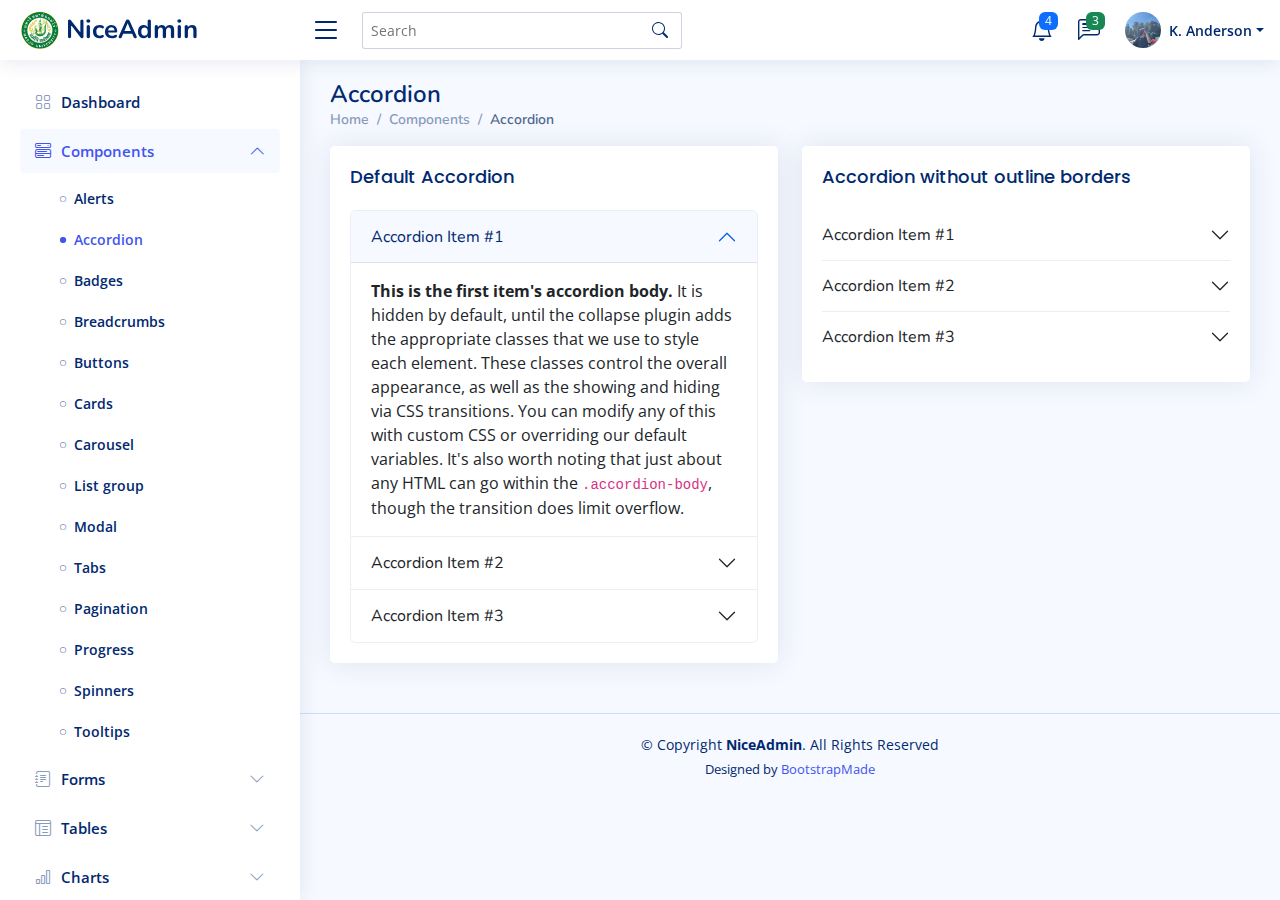
<file: components-accordion.html>
<!DOCTYPE html>
<html lang="en">

<head>
  <meta charset="utf-8">
  <meta content="width=device-width, initial-scale=1.0" name="viewport">

  <title>Components / Accordion - NiceAdmin Bootstrap Template</title>
  <meta content="" name="description">
  <meta content="" name="keywords">

  <!-- Favicons -->
  <link href="assets/img/favicon.png" rel="icon">
  <link href="assets/img/apple-touch-icon.png" rel="apple-touch-icon">

  <!-- Google Fonts -->
  <link href="https://fonts.gstatic.com" rel="preconnect">
  <link href="https://fonts.googleapis.com/css?family=Open+Sans:300,300i,400,400i,600,600i,700,700i|Nunito:300,300i,400,400i,600,600i,700,700i|Poppins:300,300i,400,400i,500,500i,600,600i,700,700i" rel="stylesheet">

  <!-- Vendor CSS Files -->
  <link href="assets/vendor/bootstrap/css/bootstrap.min.css" rel="stylesheet">
  <link href="assets/vendor/bootstrap-icons/bootstrap-icons.css" rel="stylesheet">
  <link href="assets/vendor/boxicons/css/boxicons.min.css" rel="stylesheet">
  <link href="assets/vendor/quill/quill.snow.css" rel="stylesheet">
  <link href="assets/vendor/quill/quill.bubble.css" rel="stylesheet">
  <link href="assets/vendor/remixicon/remixicon.css" rel="stylesheet">
  <link href="assets/vendor/simple-datatables/style.css" rel="stylesheet">

  <!-- Template Main CSS File -->
  <link href="assets/css/style.css" rel="stylesheet">

  <!-- =======================================================
  * Template Name: NiceAdmin - v2.5.0
  * Template URL: https://bootstrapmade.com/nice-admin-bootstrap-admin-html-template/
  * Author: BootstrapMade.com
  * License: https://bootstrapmade.com/license/
  ======================================================== -->
</head>

<body>

  <!-- ======= Header ======= -->
  <header id="header" class="header fixed-top d-flex align-items-center">

    <div class="d-flex align-items-center justify-content-between">
      <a href="index.html" class="logo d-flex align-items-center">
        <img src="assets/img/logo.png" alt="">
        <span class="d-none d-lg-block">NiceAdmin</span>
      </a>
      <i class="bi bi-list toggle-sidebar-btn"></i>
    </div><!-- End Logo -->

    <div class="search-bar">
      <form class="search-form d-flex align-items-center" method="POST" action="#">
        <input type="text" name="query" placeholder="Search" title="Enter search keyword">
        <button type="submit" title="Search"><i class="bi bi-search"></i></button>
      </form>
    </div><!-- End Search Bar -->

    <nav class="header-nav ms-auto">
      <ul class="d-flex align-items-center">

        <li class="nav-item d-block d-lg-none">
          <a class="nav-link nav-icon search-bar-toggle " href="#">
            <i class="bi bi-search"></i>
          </a>
        </li><!-- End Search Icon-->

        <li class="nav-item dropdown">

          <a class="nav-link nav-icon" href="#" data-bs-toggle="dropdown">
            <i class="bi bi-bell"></i>
            <span class="badge bg-primary badge-number">4</span>
          </a><!-- End Notification Icon -->

          <ul class="dropdown-menu dropdown-menu-end dropdown-menu-arrow notifications">
            <li class="dropdown-header">
              You have 4 new notifications
              <a href="#"><span class="badge rounded-pill bg-primary p-2 ms-2">View all</span></a>
            </li>
            <li>
              <hr class="dropdown-divider">
            </li>

            <li class="notification-item">
              <i class="bi bi-exclamation-circle text-warning"></i>
              <div>
                <h4>Lorem Ipsum</h4>
                <p>Quae dolorem earum veritatis oditseno</p>
                <p>30 min. ago</p>
              </div>
            </li>

            <li>
              <hr class="dropdown-divider">
            </li>

            <li class="notification-item">
              <i class="bi bi-x-circle text-danger"></i>
              <div>
                <h4>Atque rerum nesciunt</h4>
                <p>Quae dolorem earum veritatis oditseno</p>
                <p>1 hr. ago</p>
              </div>
            </li>

            <li>
              <hr class="dropdown-divider">
            </li>

            <li class="notification-item">
              <i class="bi bi-check-circle text-success"></i>
              <div>
                <h4>Sit rerum fuga</h4>
                <p>Quae dolorem earum veritatis oditseno</p>
                <p>2 hrs. ago</p>
              </div>
            </li>

            <li>
              <hr class="dropdown-divider">
            </li>

            <li class="notification-item">
              <i class="bi bi-info-circle text-primary"></i>
              <div>
                <h4>Dicta reprehenderit</h4>
                <p>Quae dolorem earum veritatis oditseno</p>
                <p>4 hrs. ago</p>
              </div>
            </li>

            <li>
              <hr class="dropdown-divider">
            </li>
            <li class="dropdown-footer">
              <a href="#">Show all notifications</a>
            </li>

          </ul><!-- End Notification Dropdown Items -->

        </li><!-- End Notification Nav -->

        <li class="nav-item dropdown">

          <a class="nav-link nav-icon" href="#" data-bs-toggle="dropdown">
            <i class="bi bi-chat-left-text"></i>
            <span class="badge bg-success badge-number">3</span>
          </a><!-- End Messages Icon -->

          <ul class="dropdown-menu dropdown-menu-end dropdown-menu-arrow messages">
            <li class="dropdown-header">
              You have 3 new messages
              <a href="#"><span class="badge rounded-pill bg-primary p-2 ms-2">View all</span></a>
            </li>
            <li>
              <hr class="dropdown-divider">
            </li>

            <li class="message-item">
              <a href="#">
                <img src="assets/img/messages-1.jpg" alt="" class="rounded-circle">
                <div>
                  <h4>Maria Hudson</h4>
                  <p>Velit asperiores et ducimus soluta repudiandae labore officia est ut...</p>
                  <p>4 hrs. ago</p>
                </div>
              </a>
            </li>
            <li>
              <hr class="dropdown-divider">
            </li>

            <li class="message-item">
              <a href="#">
                <img src="assets/img/messages-2.jpg" alt="" class="rounded-circle">
                <div>
                  <h4>Anna Nelson</h4>
                  <p>Velit asperiores et ducimus soluta repudiandae labore officia est ut...</p>
                  <p>6 hrs. ago</p>
                </div>
              </a>
            </li>
            <li>
              <hr class="dropdown-divider">
            </li>

            <li class="message-item">
              <a href="#">
                <img src="assets/img/messages-3.jpg" alt="" class="rounded-circle">
                <div>
                  <h4>David Muldon</h4>
                  <p>Velit asperiores et ducimus soluta repudiandae labore officia est ut...</p>
                  <p>8 hrs. ago</p>
                </div>
              </a>
            </li>
            <li>
              <hr class="dropdown-divider">
            </li>

            <li class="dropdown-footer">
              <a href="#">Show all messages</a>
            </li>

          </ul><!-- End Messages Dropdown Items -->

        </li><!-- End Messages Nav -->

        <li class="nav-item dropdown pe-3">

          <a class="nav-link nav-profile d-flex align-items-center pe-0" href="#" data-bs-toggle="dropdown">
            <img src="assets/img/profile-img.jpg" alt="Profile" class="rounded-circle">
            <span class="d-none d-md-block dropdown-toggle ps-2">K. Anderson</span>
          </a><!-- End Profile Iamge Icon -->

          <ul class="dropdown-menu dropdown-menu-end dropdown-menu-arrow profile">
            <li class="dropdown-header">
              <h6>Kevin Anderson</h6>
              <span>Web Designer</span>
            </li>
            <li>
              <hr class="dropdown-divider">
            </li>

            <li>
              <a class="dropdown-item d-flex align-items-center" href="users-profile.html">
                <i class="bi bi-person"></i>
                <span>My Profile</span>
              </a>
            </li>
            <li>
              <hr class="dropdown-divider">
            </li>

            <li>
              <a class="dropdown-item d-flex align-items-center" href="users-profile.html">
                <i class="bi bi-gear"></i>
                <span>Account Settings</span>
              </a>
            </li>
            <li>
              <hr class="dropdown-divider">
            </li>

            <li>
              <a class="dropdown-item d-flex align-items-center" href="pages-faq.html">
                <i class="bi bi-question-circle"></i>
                <span>Need Help?</span>
              </a>
            </li>
            <li>
              <hr class="dropdown-divider">
            </li>

            <li>
              <a class="dropdown-item d-flex align-items-center" href="#">
                <i class="bi bi-box-arrow-right"></i>
                <span>Sign Out</span>
              </a>
            </li>

          </ul><!-- End Profile Dropdown Items -->
        </li><!-- End Profile Nav -->

      </ul>
    </nav><!-- End Icons Navigation -->

  </header><!-- End Header -->

  <!-- ======= Sidebar ======= -->
  <aside id="sidebar" class="sidebar">

    <ul class="sidebar-nav" id="sidebar-nav">

      <li class="nav-item">
        <a class="nav-link collapsed" href="index.html">
          <i class="bi bi-grid"></i>
          <span>Dashboard</span>
        </a>
      </li><!-- End Dashboard Nav -->

      <li class="nav-item">
        <a class="nav-link " data-bs-target="#components-nav" data-bs-toggle="collapse" href="#">
          <i class="bi bi-menu-button-wide"></i><span>Components</span><i class="bi bi-chevron-down ms-auto"></i>
        </a>
        <ul id="components-nav" class="nav-content collapse show" data-bs-parent="#sidebar-nav">
          <li>
            <a href="components-alerts.html">
              <i class="bi bi-circle"></i><span>Alerts</span>
            </a>
          </li>
          <li>
            <a href="components-accordion.html" class="active">
              <i class="bi bi-circle"></i><span>Accordion</span>
            </a>
          </li>
          <li>
            <a href="components-badges.html">
              <i class="bi bi-circle"></i><span>Badges</span>
            </a>
          </li>
          <li>
            <a href="components-breadcrumbs.html">
              <i class="bi bi-circle"></i><span>Breadcrumbs</span>
            </a>
          </li>
          <li>
            <a href="components-buttons.html">
              <i class="bi bi-circle"></i><span>Buttons</span>
            </a>
          </li>
          <li>
            <a href="components-cards.html">
              <i class="bi bi-circle"></i><span>Cards</span>
            </a>
          </li>
          <li>
            <a href="components-carousel.html">
              <i class="bi bi-circle"></i><span>Carousel</span>
            </a>
          </li>
          <li>
            <a href="components-list-group.html">
              <i class="bi bi-circle"></i><span>List group</span>
            </a>
          </li>
          <li>
            <a href="components-modal.html">
              <i class="bi bi-circle"></i><span>Modal</span>
            </a>
          </li>
          <li>
            <a href="components-tabs.html">
              <i class="bi bi-circle"></i><span>Tabs</span>
            </a>
          </li>
          <li>
            <a href="components-pagination.html">
              <i class="bi bi-circle"></i><span>Pagination</span>
            </a>
          </li>
          <li>
            <a href="components-progress.html">
              <i class="bi bi-circle"></i><span>Progress</span>
            </a>
          </li>
          <li>
            <a href="components-spinners.html">
              <i class="bi bi-circle"></i><span>Spinners</span>
            </a>
          </li>
          <li>
            <a href="components-tooltips.html">
              <i class="bi bi-circle"></i><span>Tooltips</span>
            </a>
          </li>
        </ul>
      </li><!-- End Components Nav -->

      <li class="nav-item">
        <a class="nav-link collapsed" data-bs-target="#forms-nav" data-bs-toggle="collapse" href="#">
          <i class="bi bi-journal-text"></i><span>Forms</span><i class="bi bi-chevron-down ms-auto"></i>
        </a>
        <ul id="forms-nav" class="nav-content collapse " data-bs-parent="#sidebar-nav">
          <li>
            <a href="forms-elements.html">
              <i class="bi bi-circle"></i><span>Form Elements</span>
            </a>
          </li>
          <li>
            <a href="forms-layouts.html">
              <i class="bi bi-circle"></i><span>Form Layouts</span>
            </a>
          </li>
          <li>
            <a href="forms-editors.html">
              <i class="bi bi-circle"></i><span>Form Editors</span>
            </a>
          </li>
          <li>
            <a href="forms-validation.html">
              <i class="bi bi-circle"></i><span>Form Validation</span>
            </a>
          </li>
        </ul>
      </li><!-- End Forms Nav -->

      <li class="nav-item">
        <a class="nav-link collapsed" data-bs-target="#tables-nav" data-bs-toggle="collapse" href="#">
          <i class="bi bi-layout-text-window-reverse"></i><span>Tables</span><i class="bi bi-chevron-down ms-auto"></i>
        </a>
        <ul id="tables-nav" class="nav-content collapse " data-bs-parent="#sidebar-nav">
          <li>
            <a href="tables-general.html">
              <i class="bi bi-circle"></i><span>General Tables</span>
            </a>
          </li>
          <li>
            <a href="tables-data.html">
              <i class="bi bi-circle"></i><span>Data Tables</span>
            </a>
          </li>
        </ul>
      </li><!-- End Tables Nav -->

      <li class="nav-item">
        <a class="nav-link collapsed" data-bs-target="#charts-nav" data-bs-toggle="collapse" href="#">
          <i class="bi bi-bar-chart"></i><span>Charts</span><i class="bi bi-chevron-down ms-auto"></i>
        </a>
        <ul id="charts-nav" class="nav-content collapse " data-bs-parent="#sidebar-nav">
          <li>
            <a href="charts-chartjs.html">
              <i class="bi bi-circle"></i><span>Chart.js</span>
            </a>
          </li>
          <li>
            <a href="charts-apexcharts.html">
              <i class="bi bi-circle"></i><span>ApexCharts</span>
            </a>
          </li>
          <li>
            <a href="charts-echarts.html">
              <i class="bi bi-circle"></i><span>ECharts</span>
            </a>
          </li>
        </ul>
      </li><!-- End Charts Nav -->

      <li class="nav-item">
        <a class="nav-link collapsed" data-bs-target="#icons-nav" data-bs-toggle="collapse" href="#">
          <i class="bi bi-gem"></i><span>Icons</span><i class="bi bi-chevron-down ms-auto"></i>
        </a>
        <ul id="icons-nav" class="nav-content collapse " data-bs-parent="#sidebar-nav">
          <li>
            <a href="icons-bootstrap.html">
              <i class="bi bi-circle"></i><span>Bootstrap Icons</span>
            </a>
          </li>
          <li>
            <a href="icons-remix.html">
              <i class="bi bi-circle"></i><span>Remix Icons</span>
            </a>
          </li>
          <li>
            <a href="icons-boxicons.html">
              <i class="bi bi-circle"></i><span>Boxicons</span>
            </a>
          </li>
        </ul>
      </li><!-- End Icons Nav -->

      <li class="nav-heading">Pages</li>

      <li class="nav-item">
        <a class="nav-link collapsed" href="users-profile.html">
          <i class="bi bi-person"></i>
          <span>Profile</span>
        </a>
      </li><!-- End Profile Page Nav -->

      <li class="nav-item">
        <a class="nav-link collapsed" href="pages-faq.html">
          <i class="bi bi-question-circle"></i>
          <span>F.A.Q</span>
        </a>
      </li><!-- End F.A.Q Page Nav -->

      <li class="nav-item">
        <a class="nav-link collapsed" href="pages-contact.html">
          <i class="bi bi-envelope"></i>
          <span>Contact</span>
        </a>
      </li><!-- End Contact Page Nav -->

      <li class="nav-item">
        <a class="nav-link collapsed" href="pages-register.html">
          <i class="bi bi-card-list"></i>
          <span>Register</span>
        </a>
      </li><!-- End Register Page Nav -->

      <li class="nav-item">
        <a class="nav-link collapsed" href="pages-login.html">
          <i class="bi bi-box-arrow-in-right"></i>
          <span>Login</span>
        </a>
      </li><!-- End Login Page Nav -->

      <li class="nav-item">
        <a class="nav-link collapsed" href="pages-error-404.html">
          <i class="bi bi-dash-circle"></i>
          <span>Error 404</span>
        </a>
      </li><!-- End Error 404 Page Nav -->

      <li class="nav-item">
        <a class="nav-link collapsed" href="pages-blank.html">
          <i class="bi bi-file-earmark"></i>
          <span>Blank</span>
        </a>
      </li><!-- End Blank Page Nav -->

    </ul>

  </aside><!-- End Sidebar-->

  <main id="main" class="main">

    <div class="pagetitle">
      <h1>Accordion</h1>
      <nav>
        <ol class="breadcrumb">
          <li class="breadcrumb-item"><a href="index.html">Home</a></li>
          <li class="breadcrumb-item">Components</li>
          <li class="breadcrumb-item active">Accordion</li>
        </ol>
      </nav>
    </div><!-- End Page Title -->

    <section class="section">
      <div class="row">
        <div class="col-lg-6">

          <div class="card">
            <div class="card-body">
              <h5 class="card-title">Default Accordion</h5>

              <!-- Default Accordion -->
              <div class="accordion" id="accordionExample">
                <div class="accordion-item">
                  <h2 class="accordion-header" id="headingOne">
                    <button class="accordion-button" type="button" data-bs-toggle="collapse" data-bs-target="#collapseOne" aria-expanded="true" aria-controls="collapseOne">
                      Accordion Item #1
                    </button>
                  </h2>
                  <div id="collapseOne" class="accordion-collapse collapse show" aria-labelledby="headingOne" data-bs-parent="#accordionExample">
                    <div class="accordion-body">
                      <strong>This is the first item's accordion body.</strong> It is hidden by default, until the collapse plugin adds the appropriate classes that we use to style each element. These classes control the overall appearance, as well as the showing and hiding via CSS transitions. You can modify any of this with custom CSS or overriding our default variables. It's also worth noting that just about any HTML can go within the <code>.accordion-body</code>, though the transition does limit overflow.
                    </div>
                  </div>
                </div>
                <div class="accordion-item">
                  <h2 class="accordion-header" id="headingTwo">
                    <button class="accordion-button collapsed" type="button" data-bs-toggle="collapse" data-bs-target="#collapseTwo" aria-expanded="false" aria-controls="collapseTwo">
                      Accordion Item #2
                    </button>
                  </h2>
                  <div id="collapseTwo" class="accordion-collapse collapse" aria-labelledby="headingTwo" data-bs-parent="#accordionExample">
                    <div class="accordion-body">
                      <strong>This is the second item's accordion body.</strong> It is hidden by default, until the collapse plugin adds the appropriate classes that we use to style each element. These classes control the overall appearance, as well as the showing and hiding via CSS transitions. You can modify any of this with custom CSS or overriding our default variables. It's also worth noting that just about any HTML can go within the <code>.accordion-body</code>, though the transition does limit overflow.
                    </div>
                  </div>
                </div>
                <div class="accordion-item">
                  <h2 class="accordion-header" id="headingThree">
                    <button class="accordion-button collapsed" type="button" data-bs-toggle="collapse" data-bs-target="#collapseThree" aria-expanded="false" aria-controls="collapseThree">
                      Accordion Item #3
                    </button>
                  </h2>
                  <div id="collapseThree" class="accordion-collapse collapse" aria-labelledby="headingThree" data-bs-parent="#accordionExample">
                    <div class="accordion-body">
                      <strong>This is the third item's accordion body.</strong> It is hidden by default, until the collapse plugin adds the appropriate classes that we use to style each element. These classes control the overall appearance, as well as the showing and hiding via CSS transitions. You can modify any of this with custom CSS or overriding our default variables. It's also worth noting that just about any HTML can go within the <code>.accordion-body</code>, though the transition does limit overflow.
                    </div>
                  </div>
                </div>
              </div><!-- End Default Accordion Example -->

            </div>
          </div>

        </div>

        <div class="col-lg-6">

          <div class="card">
            <div class="card-body">
              <h5 class="card-title">Accordion without outline borders</h5>

              <!-- Accordion without outline borders -->
              <div class="accordion accordion-flush" id="accordionFlushExample">
                <div class="accordion-item">
                  <h2 class="accordion-header" id="flush-headingOne">
                    <button class="accordion-button collapsed" type="button" data-bs-toggle="collapse" data-bs-target="#flush-collapseOne" aria-expanded="false" aria-controls="flush-collapseOne">
                      Accordion Item #1
                    </button>
                  </h2>
                  <div id="flush-collapseOne" class="accordion-collapse collapse" aria-labelledby="flush-headingOne" data-bs-parent="#accordionFlushExample">
                    <div class="accordion-body">Placeholder content for this accordion, which is intended to demonstrate the <code>.accordion-flush</code> class. This is the first item's accordion body.</div>
                  </div>
                </div>
                <div class="accordion-item">
                  <h2 class="accordion-header" id="flush-headingTwo">
                    <button class="accordion-button collapsed" type="button" data-bs-toggle="collapse" data-bs-target="#flush-collapseTwo" aria-expanded="false" aria-controls="flush-collapseTwo">
                      Accordion Item #2
                    </button>
                  </h2>
                  <div id="flush-collapseTwo" class="accordion-collapse collapse" aria-labelledby="flush-headingTwo" data-bs-parent="#accordionFlushExample">
                    <div class="accordion-body">Placeholder content for this accordion, which is intended to demonstrate the <code>.accordion-flush</code> class. This is the second item's accordion body. Let's imagine this being filled with some actual content.</div>
                  </div>
                </div>
                <div class="accordion-item">
                  <h2 class="accordion-header" id="flush-headingThree">
                    <button class="accordion-button collapsed" type="button" data-bs-toggle="collapse" data-bs-target="#flush-collapseThree" aria-expanded="false" aria-controls="flush-collapseThree">
                      Accordion Item #3
                    </button>
                  </h2>
                  <div id="flush-collapseThree" class="accordion-collapse collapse" aria-labelledby="flush-headingThree" data-bs-parent="#accordionFlushExample">
                    <div class="accordion-body">Placeholder content for this accordion, which is intended to demonstrate the <code>.accordion-flush</code> class. This is the third item's accordion body. Nothing more exciting happening here in terms of content, but just filling up the space to make it look, at least at first glance, a bit more representative of how this would look in a real-world application.</div>
                  </div>
                </div>
              </div><!-- End Accordion without outline borders -->

            </div>
          </div>

        </div>
      </div>
    </section>

  </main><!-- End #main -->

  <!-- ======= Footer ======= -->
  <footer id="footer" class="footer">
    <div class="copyright">
      &copy; Copyright <strong><span>NiceAdmin</span></strong>. All Rights Reserved
    </div>
    <div class="credits">
      <!-- All the links in the footer should remain intact. -->
      <!-- You can delete the links only if you purchased the pro version. -->
      <!-- Licensing information: https://bootstrapmade.com/license/ -->
      <!-- Purchase the pro version with working PHP/AJAX contact form: https://bootstrapmade.com/nice-admin-bootstrap-admin-html-template/ -->
      Designed by <a href="https://bootstrapmade.com/">BootstrapMade</a>
    </div>
  </footer><!-- End Footer -->

  <a href="#" class="back-to-top d-flex align-items-center justify-content-center"><i class="bi bi-arrow-up-short"></i></a>

  <!-- Vendor JS Files -->
  <script src="assets/vendor/apexcharts/apexcharts.min.js"></script>
  <script src="assets/vendor/bootstrap/js/bootstrap.bundle.min.js"></script>
  <script src="assets/vendor/chart.js/chart.umd.js"></script>
  <script src="assets/vendor/echarts/echarts.min.js"></script>
  <script src="assets/vendor/quill/quill.min.js"></script>
  <script src="assets/vendor/simple-datatables/simple-datatables.js"></script>
  <script src="assets/vendor/tinymce/tinymce.min.js"></script>
  <script src="assets/vendor/php-email-form/validate.js"></script>

  <!-- Template Main JS File -->
  <script src="assets/js/main.js"></script>

</body>

</html>
</file>
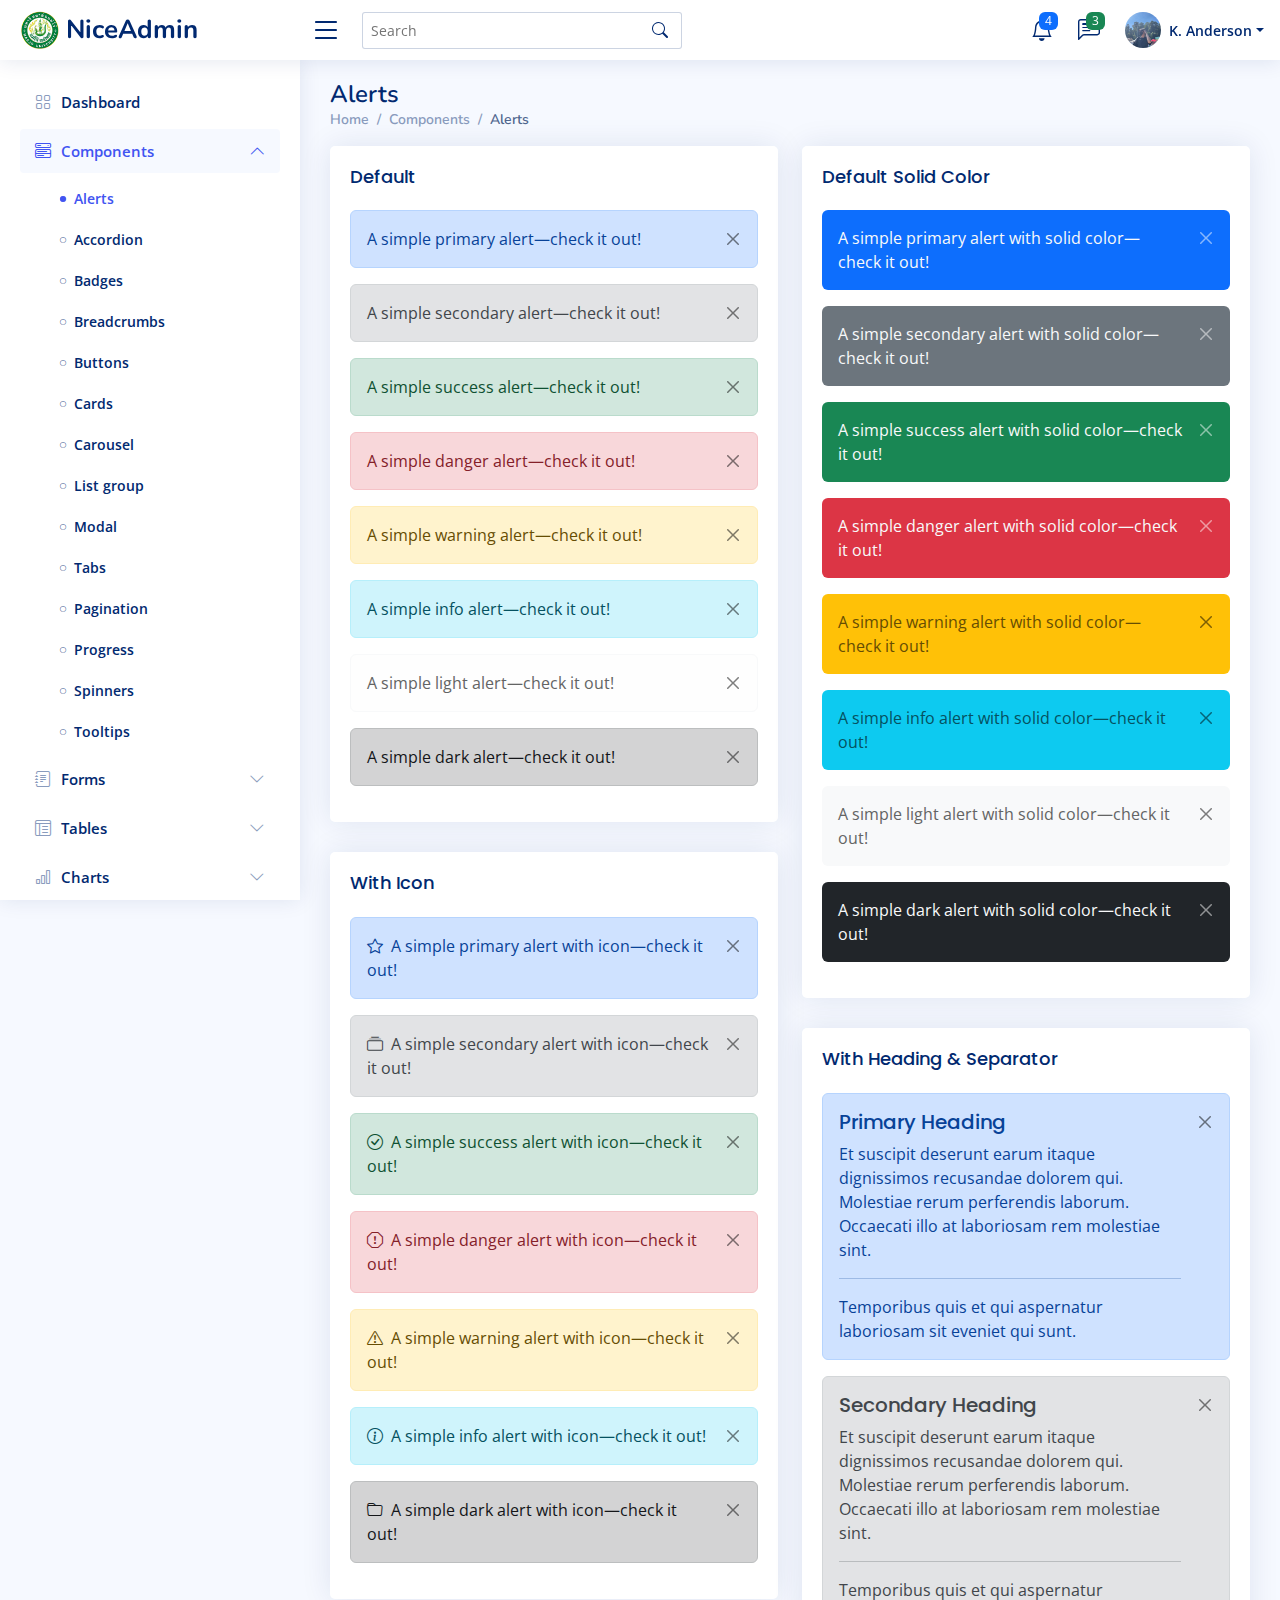
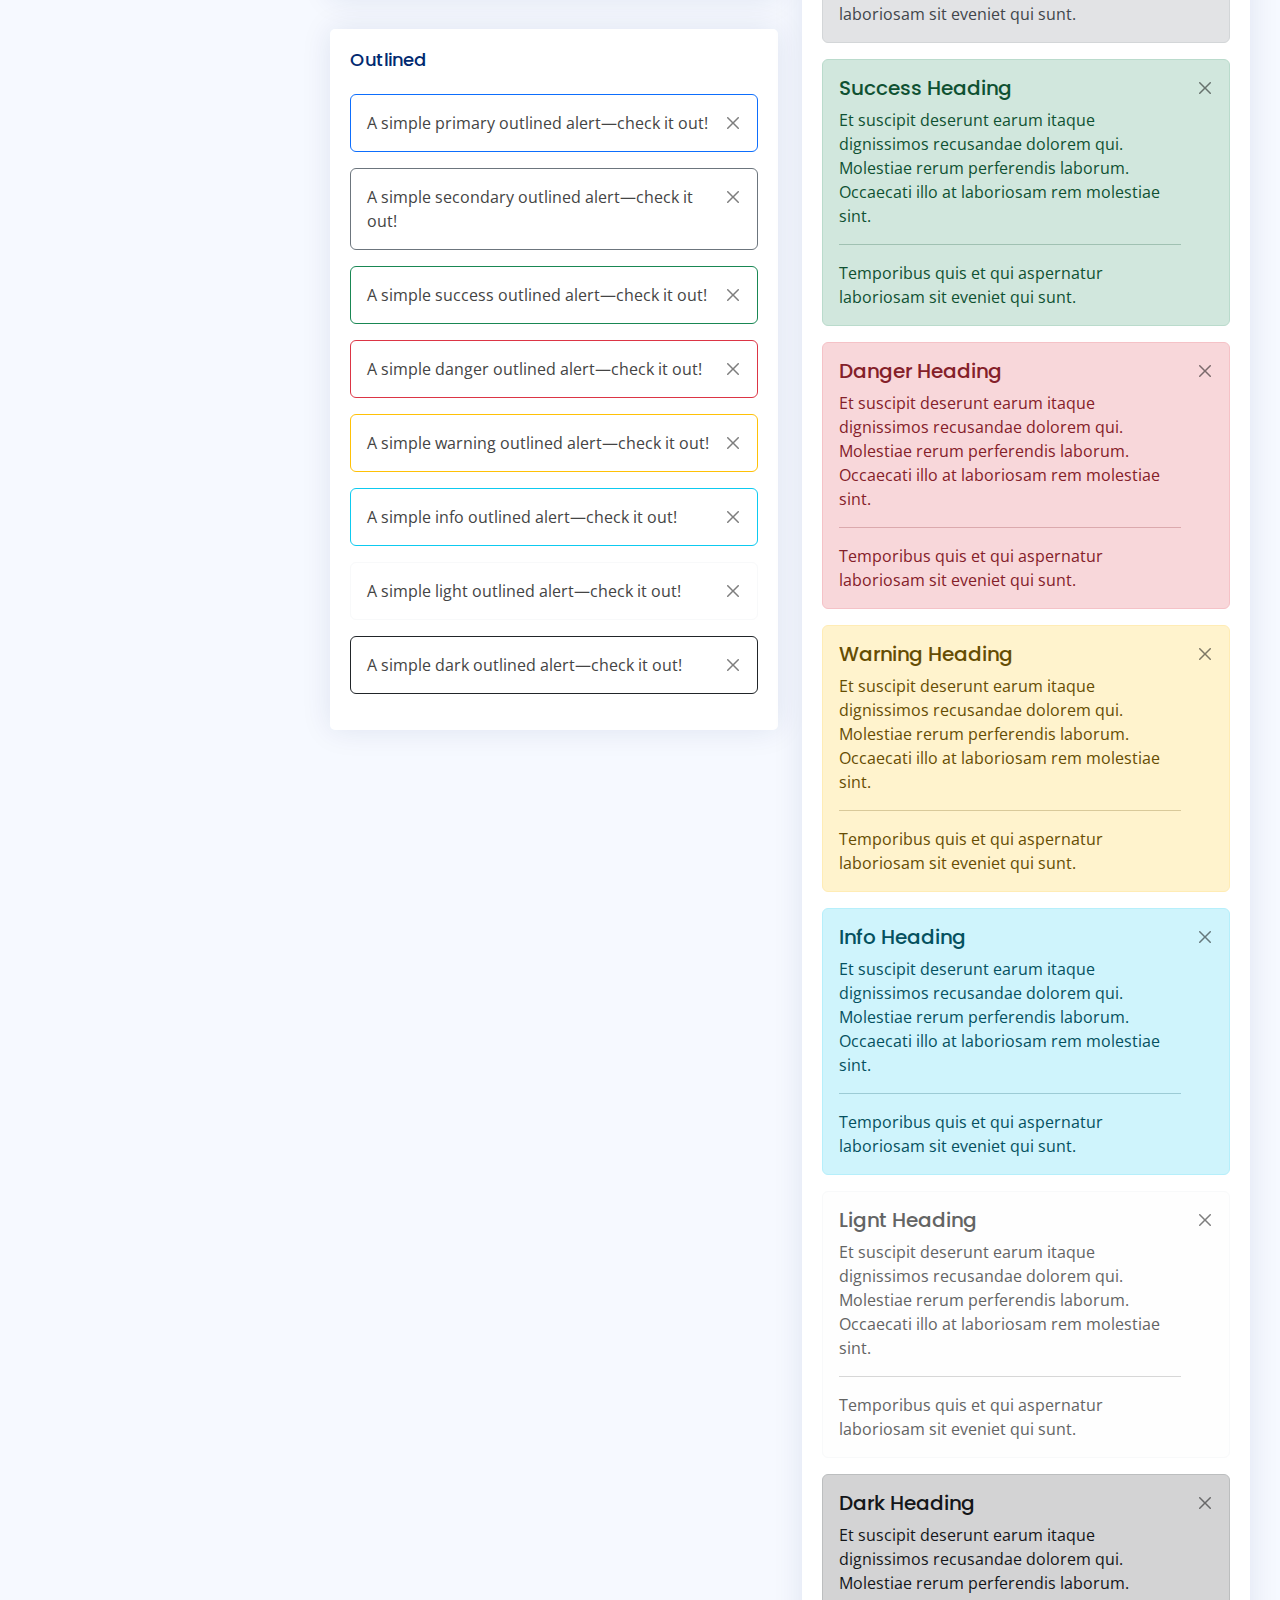
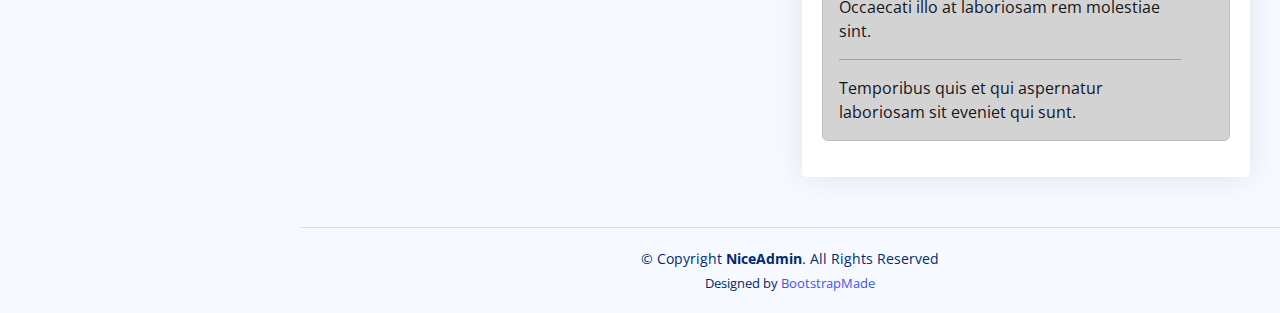
<file: components-alerts.html>
<!DOCTYPE html>
<html lang="en">

<head>
  <meta charset="utf-8">
  <meta content="width=device-width, initial-scale=1.0" name="viewport">

  <title>Components / Alerts - NiceAdmin Bootstrap Template</title>
  <meta content="" name="description">
  <meta content="" name="keywords">

  <!-- Favicons -->
  <link href="assets/img/favicon.png" rel="icon">
  <link href="assets/img/apple-touch-icon.png" rel="apple-touch-icon">

  <!-- Google Fonts -->
  <link href="https://fonts.gstatic.com" rel="preconnect">
  <link href="https://fonts.googleapis.com/css?family=Open+Sans:300,300i,400,400i,600,600i,700,700i|Nunito:300,300i,400,400i,600,600i,700,700i|Poppins:300,300i,400,400i,500,500i,600,600i,700,700i" rel="stylesheet">

  <!-- Vendor CSS Files -->
  <link href="assets/vendor/bootstrap/css/bootstrap.min.css" rel="stylesheet">
  <link href="assets/vendor/bootstrap-icons/bootstrap-icons.css" rel="stylesheet">
  <link href="assets/vendor/boxicons/css/boxicons.min.css" rel="stylesheet">
  <link href="assets/vendor/quill/quill.snow.css" rel="stylesheet">
  <link href="assets/vendor/quill/quill.bubble.css" rel="stylesheet">
  <link href="assets/vendor/remixicon/remixicon.css" rel="stylesheet">
  <link href="assets/vendor/simple-datatables/style.css" rel="stylesheet">

  <!-- Template Main CSS File -->
  <link href="assets/css/style.css" rel="stylesheet">

  <!-- =======================================================
  * Template Name: NiceAdmin - v2.5.0
  * Template URL: https://bootstrapmade.com/nice-admin-bootstrap-admin-html-template/
  * Author: BootstrapMade.com
  * License: https://bootstrapmade.com/license/
  ======================================================== -->
</head>

<body>

  <!-- ======= Header ======= -->
  <header id="header" class="header fixed-top d-flex align-items-center">

    <div class="d-flex align-items-center justify-content-between">
      <a href="index.html" class="logo d-flex align-items-center">
        <img src="assets/img/logo.png" alt="">
        <span class="d-none d-lg-block">NiceAdmin</span>
      </a>
      <i class="bi bi-list toggle-sidebar-btn"></i>
    </div><!-- End Logo -->

    <div class="search-bar">
      <form class="search-form d-flex align-items-center" method="POST" action="#">
        <input type="text" name="query" placeholder="Search" title="Enter search keyword">
        <button type="submit" title="Search"><i class="bi bi-search"></i></button>
      </form>
    </div><!-- End Search Bar -->

    <nav class="header-nav ms-auto">
      <ul class="d-flex align-items-center">

        <li class="nav-item d-block d-lg-none">
          <a class="nav-link nav-icon search-bar-toggle " href="#">
            <i class="bi bi-search"></i>
          </a>
        </li><!-- End Search Icon-->

        <li class="nav-item dropdown">

          <a class="nav-link nav-icon" href="#" data-bs-toggle="dropdown">
            <i class="bi bi-bell"></i>
            <span class="badge bg-primary badge-number">4</span>
          </a><!-- End Notification Icon -->

          <ul class="dropdown-menu dropdown-menu-end dropdown-menu-arrow notifications">
            <li class="dropdown-header">
              You have 4 new notifications
              <a href="#"><span class="badge rounded-pill bg-primary p-2 ms-2">View all</span></a>
            </li>
            <li>
              <hr class="dropdown-divider">
            </li>

            <li class="notification-item">
              <i class="bi bi-exclamation-circle text-warning"></i>
              <div>
                <h4>Lorem Ipsum</h4>
                <p>Quae dolorem earum veritatis oditseno</p>
                <p>30 min. ago</p>
              </div>
            </li>

            <li>
              <hr class="dropdown-divider">
            </li>

            <li class="notification-item">
              <i class="bi bi-x-circle text-danger"></i>
              <div>
                <h4>Atque rerum nesciunt</h4>
                <p>Quae dolorem earum veritatis oditseno</p>
                <p>1 hr. ago</p>
              </div>
            </li>

            <li>
              <hr class="dropdown-divider">
            </li>

            <li class="notification-item">
              <i class="bi bi-check-circle text-success"></i>
              <div>
                <h4>Sit rerum fuga</h4>
                <p>Quae dolorem earum veritatis oditseno</p>
                <p>2 hrs. ago</p>
              </div>
            </li>

            <li>
              <hr class="dropdown-divider">
            </li>

            <li class="notification-item">
              <i class="bi bi-info-circle text-primary"></i>
              <div>
                <h4>Dicta reprehenderit</h4>
                <p>Quae dolorem earum veritatis oditseno</p>
                <p>4 hrs. ago</p>
              </div>
            </li>

            <li>
              <hr class="dropdown-divider">
            </li>
            <li class="dropdown-footer">
              <a href="#">Show all notifications</a>
            </li>

          </ul><!-- End Notification Dropdown Items -->

        </li><!-- End Notification Nav -->

        <li class="nav-item dropdown">

          <a class="nav-link nav-icon" href="#" data-bs-toggle="dropdown">
            <i class="bi bi-chat-left-text"></i>
            <span class="badge bg-success badge-number">3</span>
          </a><!-- End Messages Icon -->

          <ul class="dropdown-menu dropdown-menu-end dropdown-menu-arrow messages">
            <li class="dropdown-header">
              You have 3 new messages
              <a href="#"><span class="badge rounded-pill bg-primary p-2 ms-2">View all</span></a>
            </li>
            <li>
              <hr class="dropdown-divider">
            </li>

            <li class="message-item">
              <a href="#">
                <img src="assets/img/messages-1.jpg" alt="" class="rounded-circle">
                <div>
                  <h4>Maria Hudson</h4>
                  <p>Velit asperiores et ducimus soluta repudiandae labore officia est ut...</p>
                  <p>4 hrs. ago</p>
                </div>
              </a>
            </li>
            <li>
              <hr class="dropdown-divider">
            </li>

            <li class="message-item">
              <a href="#">
                <img src="assets/img/messages-2.jpg" alt="" class="rounded-circle">
                <div>
                  <h4>Anna Nelson</h4>
                  <p>Velit asperiores et ducimus soluta repudiandae labore officia est ut...</p>
                  <p>6 hrs. ago</p>
                </div>
              </a>
            </li>
            <li>
              <hr class="dropdown-divider">
            </li>

            <li class="message-item">
              <a href="#">
                <img src="assets/img/messages-3.jpg" alt="" class="rounded-circle">
                <div>
                  <h4>David Muldon</h4>
                  <p>Velit asperiores et ducimus soluta repudiandae labore officia est ut...</p>
                  <p>8 hrs. ago</p>
                </div>
              </a>
            </li>
            <li>
              <hr class="dropdown-divider">
            </li>

            <li class="dropdown-footer">
              <a href="#">Show all messages</a>
            </li>

          </ul><!-- End Messages Dropdown Items -->

        </li><!-- End Messages Nav -->

        <li class="nav-item dropdown pe-3">

          <a class="nav-link nav-profile d-flex align-items-center pe-0" href="#" data-bs-toggle="dropdown">
            <img src="assets/img/profile-img.jpg" alt="Profile" class="rounded-circle">
            <span class="d-none d-md-block dropdown-toggle ps-2">K. Anderson</span>
          </a><!-- End Profile Iamge Icon -->

          <ul class="dropdown-menu dropdown-menu-end dropdown-menu-arrow profile">
            <li class="dropdown-header">
              <h6>Kevin Anderson</h6>
              <span>Web Designer</span>
            </li>
            <li>
              <hr class="dropdown-divider">
            </li>

            <li>
              <a class="dropdown-item d-flex align-items-center" href="users-profile.html">
                <i class="bi bi-person"></i>
                <span>My Profile</span>
              </a>
            </li>
            <li>
              <hr class="dropdown-divider">
            </li>

            <li>
              <a class="dropdown-item d-flex align-items-center" href="users-profile.html">
                <i class="bi bi-gear"></i>
                <span>Account Settings</span>
              </a>
            </li>
            <li>
              <hr class="dropdown-divider">
            </li>

            <li>
              <a class="dropdown-item d-flex align-items-center" href="pages-faq.html">
                <i class="bi bi-question-circle"></i>
                <span>Need Help?</span>
              </a>
            </li>
            <li>
              <hr class="dropdown-divider">
            </li>

            <li>
              <a class="dropdown-item d-flex align-items-center" href="#">
                <i class="bi bi-box-arrow-right"></i>
                <span>Sign Out</span>
              </a>
            </li>

          </ul><!-- End Profile Dropdown Items -->
        </li><!-- End Profile Nav -->

      </ul>
    </nav><!-- End Icons Navigation -->

  </header><!-- End Header -->

  <!-- ======= Sidebar ======= -->
  <aside id="sidebar" class="sidebar">

    <ul class="sidebar-nav" id="sidebar-nav">

      <li class="nav-item">
        <a class="nav-link collapsed" href="index.html">
          <i class="bi bi-grid"></i>
          <span>Dashboard</span>
        </a>
      </li><!-- End Dashboard Nav -->

      <li class="nav-item">
        <a class="nav-link " data-bs-target="#components-nav" data-bs-toggle="collapse" href="#">
          <i class="bi bi-menu-button-wide"></i><span>Components</span><i class="bi bi-chevron-down ms-auto"></i>
        </a>
        <ul id="components-nav" class="nav-content collapse show" data-bs-parent="#sidebar-nav">
          <li>
            <a href="components-alerts.html" class="active">
              <i class="bi bi-circle"></i><span>Alerts</span>
            </a>
          </li>
          <li>
            <a href="components-accordion.html">
              <i class="bi bi-circle"></i><span>Accordion</span>
            </a>
          </li>
          <li>
            <a href="components-badges.html">
              <i class="bi bi-circle"></i><span>Badges</span>
            </a>
          </li>
          <li>
            <a href="components-breadcrumbs.html">
              <i class="bi bi-circle"></i><span>Breadcrumbs</span>
            </a>
          </li>
          <li>
            <a href="components-buttons.html">
              <i class="bi bi-circle"></i><span>Buttons</span>
            </a>
          </li>
          <li>
            <a href="components-cards.html">
              <i class="bi bi-circle"></i><span>Cards</span>
            </a>
          </li>
          <li>
            <a href="components-carousel.html">
              <i class="bi bi-circle"></i><span>Carousel</span>
            </a>
          </li>
          <li>
            <a href="components-list-group.html">
              <i class="bi bi-circle"></i><span>List group</span>
            </a>
          </li>
          <li>
            <a href="components-modal.html">
              <i class="bi bi-circle"></i><span>Modal</span>
            </a>
          </li>
          <li>
            <a href="components-tabs.html">
              <i class="bi bi-circle"></i><span>Tabs</span>
            </a>
          </li>
          <li>
            <a href="components-pagination.html">
              <i class="bi bi-circle"></i><span>Pagination</span>
            </a>
          </li>
          <li>
            <a href="components-progress.html">
              <i class="bi bi-circle"></i><span>Progress</span>
            </a>
          </li>
          <li>
            <a href="components-spinners.html">
              <i class="bi bi-circle"></i><span>Spinners</span>
            </a>
          </li>
          <li>
            <a href="components-tooltips.html">
              <i class="bi bi-circle"></i><span>Tooltips</span>
            </a>
          </li>
        </ul>
      </li><!-- End Components Nav -->

      <li class="nav-item">
        <a class="nav-link collapsed" data-bs-target="#forms-nav" data-bs-toggle="collapse" href="#">
          <i class="bi bi-journal-text"></i><span>Forms</span><i class="bi bi-chevron-down ms-auto"></i>
        </a>
        <ul id="forms-nav" class="nav-content collapse " data-bs-parent="#sidebar-nav">
          <li>
            <a href="forms-elements.html">
              <i class="bi bi-circle"></i><span>Form Elements</span>
            </a>
          </li>
          <li>
            <a href="forms-layouts.html">
              <i class="bi bi-circle"></i><span>Form Layouts</span>
            </a>
          </li>
          <li>
            <a href="forms-editors.html">
              <i class="bi bi-circle"></i><span>Form Editors</span>
            </a>
          </li>
          <li>
            <a href="forms-validation.html">
              <i class="bi bi-circle"></i><span>Form Validation</span>
            </a>
          </li>
        </ul>
      </li><!-- End Forms Nav -->

      <li class="nav-item">
        <a class="nav-link collapsed" data-bs-target="#tables-nav" data-bs-toggle="collapse" href="#">
          <i class="bi bi-layout-text-window-reverse"></i><span>Tables</span><i class="bi bi-chevron-down ms-auto"></i>
        </a>
        <ul id="tables-nav" class="nav-content collapse " data-bs-parent="#sidebar-nav">
          <li>
            <a href="tables-general.html">
              <i class="bi bi-circle"></i><span>General Tables</span>
            </a>
          </li>
          <li>
            <a href="tables-data.html">
              <i class="bi bi-circle"></i><span>Data Tables</span>
            </a>
          </li>
        </ul>
      </li><!-- End Tables Nav -->

      <li class="nav-item">
        <a class="nav-link collapsed" data-bs-target="#charts-nav" data-bs-toggle="collapse" href="#">
          <i class="bi bi-bar-chart"></i><span>Charts</span><i class="bi bi-chevron-down ms-auto"></i>
        </a>
        <ul id="charts-nav" class="nav-content collapse " data-bs-parent="#sidebar-nav">
          <li>
            <a href="charts-chartjs.html">
              <i class="bi bi-circle"></i><span>Chart.js</span>
            </a>
          </li>
          <li>
            <a href="charts-apexcharts.html">
              <i class="bi bi-circle"></i><span>ApexCharts</span>
            </a>
          </li>
          <li>
            <a href="charts-echarts.html">
              <i class="bi bi-circle"></i><span>ECharts</span>
            </a>
          </li>
        </ul>
      </li><!-- End Charts Nav -->

      <li class="nav-item">
        <a class="nav-link collapsed" data-bs-target="#icons-nav" data-bs-toggle="collapse" href="#">
          <i class="bi bi-gem"></i><span>Icons</span><i class="bi bi-chevron-down ms-auto"></i>
        </a>
        <ul id="icons-nav" class="nav-content collapse " data-bs-parent="#sidebar-nav">
          <li>
            <a href="icons-bootstrap.html">
              <i class="bi bi-circle"></i><span>Bootstrap Icons</span>
            </a>
          </li>
          <li>
            <a href="icons-remix.html">
              <i class="bi bi-circle"></i><span>Remix Icons</span>
            </a>
          </li>
          <li>
            <a href="icons-boxicons.html">
              <i class="bi bi-circle"></i><span>Boxicons</span>
            </a>
          </li>
        </ul>
      </li><!-- End Icons Nav -->

      <li class="nav-heading">Pages</li>

      <li class="nav-item">
        <a class="nav-link collapsed" href="users-profile.html">
          <i class="bi bi-person"></i>
          <span>Profile</span>
        </a>
      </li><!-- End Profile Page Nav -->

      <li class="nav-item">
        <a class="nav-link collapsed" href="pages-faq.html">
          <i class="bi bi-question-circle"></i>
          <span>F.A.Q</span>
        </a>
      </li><!-- End F.A.Q Page Nav -->

      <li class="nav-item">
        <a class="nav-link collapsed" href="pages-contact.html">
          <i class="bi bi-envelope"></i>
          <span>Contact</span>
        </a>
      </li><!-- End Contact Page Nav -->

      <li class="nav-item">
        <a class="nav-link collapsed" href="pages-register.html">
          <i class="bi bi-card-list"></i>
          <span>Register</span>
        </a>
      </li><!-- End Register Page Nav -->

      <li class="nav-item">
        <a class="nav-link collapsed" href="pages-login.html">
          <i class="bi bi-box-arrow-in-right"></i>
          <span>Login</span>
        </a>
      </li><!-- End Login Page Nav -->

      <li class="nav-item">
        <a class="nav-link collapsed" href="pages-error-404.html">
          <i class="bi bi-dash-circle"></i>
          <span>Error 404</span>
        </a>
      </li><!-- End Error 404 Page Nav -->

      <li class="nav-item">
        <a class="nav-link collapsed" href="pages-blank.html">
          <i class="bi bi-file-earmark"></i>
          <span>Blank</span>
        </a>
      </li><!-- End Blank Page Nav -->

    </ul>

  </aside><!-- End Sidebar-->

  <main id="main" class="main">

    <div class="pagetitle">
      <h1>Alerts</h1>
      <nav>
        <ol class="breadcrumb">
          <li class="breadcrumb-item"><a href="index.html">Home</a></li>
          <li class="breadcrumb-item">Components</li>
          <li class="breadcrumb-item active">Alerts</li>
        </ol>
      </nav>
    </div><!-- End Page Title -->

    <section class="section">
      <div class="row">
        <div class="col-lg-6">

          <div class="card">
            <div class="card-body">

              <h5 class="card-title">Default</h5>

              <div class="alert alert-primary alert-dismissible fade show" role="alert">
                A simple primary alert—check it out!
                <button type="button" class="btn-close" data-bs-dismiss="alert" aria-label="Close"></button>
              </div>

              <div class="alert alert-secondary alert-dismissible fade show" role="alert">
                A simple secondary alert—check it out!
                <button type="button" class="btn-close" data-bs-dismiss="alert" aria-label="Close"></button>
              </div>

              <div class="alert alert-success alert-dismissible fade show" role="alert">
                A simple success alert—check it out!
                <button type="button" class="btn-close" data-bs-dismiss="alert" aria-label="Close"></button>
              </div>

              <div class="alert alert-danger alert-dismissible fade show" role="alert">
                A simple danger alert—check it out!
                <button type="button" class="btn-close" data-bs-dismiss="alert" aria-label="Close"></button>
              </div>

              <div class="alert alert-warning alert-dismissible fade show" role="alert">
                A simple warning alert—check it out!
                <button type="button" class="btn-close" data-bs-dismiss="alert" aria-label="Close"></button>
              </div>

              <div class="alert alert-info alert-dismissible fade show" role="alert">
                A simple info alert—check it out!
                <button type="button" class="btn-close" data-bs-dismiss="alert" aria-label="Close"></button>
              </div>

              <div class="alert alert-light border-light alert-dismissible fade show" role="alert">
                A simple light alert—check it out!
                <button type="button" class="btn-close" data-bs-dismiss="alert" aria-label="Close"></button>
              </div>

              <div class="alert alert-dark alert-dismissible fade show" role="alert">
                A simple dark alert—check it out!
                <button type="button" class="btn-close" data-bs-dismiss="alert" aria-label="Close"></button>
              </div>

            </div>
          </div>

          <div class="card">
            <div class="card-body">
              <h5 class="card-title">With Icon</h5>

              <div class="alert alert-primary alert-dismissible fade show" role="alert">
                <i class="bi bi-star me-1"></i>
                A simple primary alert with icon—check it out!
                <button type="button" class="btn-close" data-bs-dismiss="alert" aria-label="Close"></button>
              </div>

              <div class="alert alert-secondary alert-dismissible fade show" role="alert">
                <i class="bi bi-collection me-1"></i>
                A simple secondary alert with icon—check it out!
                <button type="button" class="btn-close" data-bs-dismiss="alert" aria-label="Close"></button>
              </div>

              <div class="alert alert-success alert-dismissible fade show" role="alert">
                <i class="bi bi-check-circle me-1"></i>
                A simple success alert with icon—check it out!
                <button type="button" class="btn-close" data-bs-dismiss="alert" aria-label="Close"></button>
              </div>

              <div class="alert alert-danger alert-dismissible fade show" role="alert">
                <i class="bi bi-exclamation-octagon me-1"></i>
                A simple danger alert with icon—check it out!
                <button type="button" class="btn-close" data-bs-dismiss="alert" aria-label="Close"></button>
              </div>

              <div class="alert alert-warning alert-dismissible fade show" role="alert">
                <i class="bi bi-exclamation-triangle me-1"></i>
                A simple warning alert with icon—check it out!
                <button type="button" class="btn-close" data-bs-dismiss="alert" aria-label="Close"></button>
              </div>

              <div class="alert alert-info alert-dismissible fade show" role="alert">
                <i class="bi bi-info-circle me-1"></i>
                A simple info alert with icon—check it out!
                <button type="button" class="btn-close" data-bs-dismiss="alert" aria-label="Close"></button>
              </div>

              <div class="alert alert-dark alert-dismissible fade show" role="alert">
                <i class="bi bi-folder me-1"></i>
                A simple dark alert with icon—check it out!
                <button type="button" class="btn-close" data-bs-dismiss="alert" aria-label="Close"></button>
              </div>

            </div>
          </div>

          <div class="card">
            <div class="card-body">
              <h5 class="card-title">Outlined</h5>

              <div class="alert border-primary alert-dismissible fade show" role="alert">
                A simple primary outlined alert—check it out!
                <button type="button" class="btn-close" data-bs-dismiss="alert" aria-label="Close"></button>
              </div>

              <div class="alert border-secondary alert-dismissible fade show" role="alert">
                A simple secondary outlined alert—check it out!
                <button type="button" class="btn-close" data-bs-dismiss="alert" aria-label="Close"></button>
              </div>

              <div class="alert border-success alert-dismissible fade show" role="alert">
                A simple success outlined alert—check it out!
                <button type="button" class="btn-close" data-bs-dismiss="alert" aria-label="Close"></button>
              </div>

              <div class="alert border-danger alert-dismissible fade show" role="alert">
                A simple danger outlined alert—check it out!
                <button type="button" class="btn-close" data-bs-dismiss="alert" aria-label="Close"></button>
              </div>

              <div class="alert border-warning alert-dismissible fade show" role="alert">
                A simple warning outlined alert—check it out!
                <button type="button" class="btn-close" data-bs-dismiss="alert" aria-label="Close"></button>
              </div>

              <div class="alert border-info alert-dismissible fade show" role="alert">
                A simple info outlined alert—check it out!
                <button type="button" class="btn-close" data-bs-dismiss="alert" aria-label="Close"></button>
              </div>

              <div class="alert border-light alert-dismissible fade show" role="alert">
                A simple light outlined alert—check it out!
                <button type="button" class="btn-close" data-bs-dismiss="alert" aria-label="Close"></button>
              </div>

              <div class="alert border-dark alert-dismissible fade show" role="alert">
                A simple dark outlined alert—check it out!
                <button type="button" class="btn-close" data-bs-dismiss="alert" aria-label="Close"></button>
              </div>

            </div>
          </div>

        </div>

        <div class="col-lg-6">

          <div class="card">
            <div class="card-body">
              <h5 class="card-title">Default Solid Color</h5>

              <div class="alert alert-primary bg-primary text-light border-0 alert-dismissible fade show" role="alert">
                A simple primary alert with solid color—check it out!
                <button type="button" class="btn-close btn-close-white" data-bs-dismiss="alert" aria-label="Close"></button>
              </div>

              <div class="alert alert-secondary bg-secondary text-light border-0 alert-dismissible fade show" role="alert">
                A simple secondary alert with solid color—check it out!
                <button type="button" class="btn-close btn-close-white" data-bs-dismiss="alert" aria-label="Close"></button>
              </div>

              <div class="alert alert-success bg-success text-light border-0 alert-dismissible fade show" role="alert">
                A simple success alert with solid color—check it out!
                <button type="button" class="btn-close btn-close-white" data-bs-dismiss="alert" aria-label="Close"></button>
              </div>

              <div class="alert alert-danger bg-danger text-light border-0 alert-dismissible fade show" role="alert">
                A simple danger alert with solid color—check it out!
                <button type="button" class="btn-close btn-close-white" data-bs-dismiss="alert" aria-label="Close"></button>
              </div>

              <div class="alert alert-warning bg-warning border-0 alert-dismissible fade show" role="alert">
                A simple warning alert with solid color—check it out!
                <button type="button" class="btn-close" data-bs-dismiss="alert" aria-label="Close"></button>
              </div>

              <div class="alert alert-info bg-info border-0 alert-dismissible fade show" role="alert">
                A simple info alert with solid color—check it out!
                <button type="button" class="btn-close" data-bs-dismiss="alert" aria-label="Close"></button>
              </div>

              <div class="alert alert-light bg-light border-0 alert-dismissible fade show" role="alert">
                A simple light alert with solid color—check it out!
                <button type="button" class="btn-close" data-bs-dismiss="alert" aria-label="Close"></button>
              </div>

              <div class="alert alert-dark bg-dark text-light border-0 alert-dismissible fade show" role="alert">
                A simple dark alert with solid color—check it out!
                <button type="button" class="btn-close btn-close-white" data-bs-dismiss="alert" aria-label="Close"></button>
              </div>

            </div>
          </div>

          <div class="card">
            <div class="card-body">
              <h5 class="card-title">With Heading &amp Separator</h5>

              <div class="alert alert-primary alert-dismissible fade show" role="alert">
                <h4 class="alert-heading">Primary Heading</h4>
                <p>Et suscipit deserunt earum itaque dignissimos recusandae dolorem qui. Molestiae rerum perferendis laborum. Occaecati illo at laboriosam rem molestiae sint.</p>
                <hr>
                <p class="mb-0">Temporibus quis et qui aspernatur laboriosam sit eveniet qui sunt.</p>
                <button type="button" class="btn-close" data-bs-dismiss="alert" aria-label="Close"></button>
              </div>

              <div class="alert alert-secondary alert-dismissible fade show" role="alert">
                <h4 class="alert-heading">Secondary Heading</h4>
                <p>Et suscipit deserunt earum itaque dignissimos recusandae dolorem qui. Molestiae rerum perferendis laborum. Occaecati illo at laboriosam rem molestiae sint.</p>
                <hr>
                <p class="mb-0">Temporibus quis et qui aspernatur laboriosam sit eveniet qui sunt.</p>
                <button type="button" class="btn-close" data-bs-dismiss="alert" aria-label="Close"></button>
              </div>

              <div class="alert alert-success alert-dismissible fade show" role="alert">
                <h4 class="alert-heading">Success Heading</h4>
                <p>Et suscipit deserunt earum itaque dignissimos recusandae dolorem qui. Molestiae rerum perferendis laborum. Occaecati illo at laboriosam rem molestiae sint.</p>
                <hr>
                <p class="mb-0">Temporibus quis et qui aspernatur laboriosam sit eveniet qui sunt.</p>
                <button type="button" class="btn-close" data-bs-dismiss="alert" aria-label="Close"></button>
              </div>

              <div class="alert alert-danger alert-dismissible fade show" role="alert">
                <h4 class="alert-heading">Danger Heading</h4>
                <p>Et suscipit deserunt earum itaque dignissimos recusandae dolorem qui. Molestiae rerum perferendis laborum. Occaecati illo at laboriosam rem molestiae sint.</p>
                <hr>
                <p class="mb-0">Temporibus quis et qui aspernatur laboriosam sit eveniet qui sunt.</p>
                <button type="button" class="btn-close" data-bs-dismiss="alert" aria-label="Close"></button>
              </div>

              <div class="alert alert-warning  alert-dismissible fade show" role="alert">
                <h4 class="alert-heading">Warning Heading</h4>
                <p>Et suscipit deserunt earum itaque dignissimos recusandae dolorem qui. Molestiae rerum perferendis laborum. Occaecati illo at laboriosam rem molestiae sint.</p>
                <hr>
                <p class="mb-0">Temporibus quis et qui aspernatur laboriosam sit eveniet qui sunt.</p>
                <button type="button" class="btn-close" data-bs-dismiss="alert" aria-label="Close"></button>
              </div>

              <div class="alert alert-info  alert-dismissible fade show" role="alert">
                <h4 class="alert-heading">Info Heading</h4>
                <p>Et suscipit deserunt earum itaque dignissimos recusandae dolorem qui. Molestiae rerum perferendis laborum. Occaecati illo at laboriosam rem molestiae sint.</p>
                <hr>
                <p class="mb-0">Temporibus quis et qui aspernatur laboriosam sit eveniet qui sunt.</p>
                <button type="button" class="btn-close" data-bs-dismiss="alert" aria-label="Close"></button>
              </div>

              <div class="alert alert-light border-light alert-dismissible fade show" role="alert">
                <h4 class="alert-heading">Lignt Heading</h4>
                <p>Et suscipit deserunt earum itaque dignissimos recusandae dolorem qui. Molestiae rerum perferendis laborum. Occaecati illo at laboriosam rem molestiae sint.</p>
                <hr>
                <p class="mb-0">Temporibus quis et qui aspernatur laboriosam sit eveniet qui sunt.</p>
                <button type="button" class="btn-close" data-bs-dismiss="alert" aria-label="Close"></button>
              </div>

              <div class="alert alert-dark  alert-dismissible fade show" role="alert">
                <h4 class="alert-heading">Dark Heading</h4>
                <p>Et suscipit deserunt earum itaque dignissimos recusandae dolorem qui. Molestiae rerum perferendis laborum. Occaecati illo at laboriosam rem molestiae sint.</p>
                <hr>
                <p class="mb-0">Temporibus quis et qui aspernatur laboriosam sit eveniet qui sunt.</p>
                <button type="button" class="btn-close" data-bs-dismiss="alert" aria-label="Close"></button>
              </div>

            </div>
          </div>
        </div>
      </div>
    </section>

  </main><!-- End #main -->

  <!-- ======= Footer ======= -->
  <footer id="footer" class="footer">
    <div class="copyright">
      &copy; Copyright <strong><span>NiceAdmin</span></strong>. All Rights Reserved
    </div>
    <div class="credits">
      <!-- All the links in the footer should remain intact. -->
      <!-- You can delete the links only if you purchased the pro version. -->
      <!-- Licensing information: https://bootstrapmade.com/license/ -->
      <!-- Purchase the pro version with working PHP/AJAX contact form: https://bootstrapmade.com/nice-admin-bootstrap-admin-html-template/ -->
      Designed by <a href="https://bootstrapmade.com/">BootstrapMade</a>
    </div>
  </footer><!-- End Footer -->

  <a href="#" class="back-to-top d-flex align-items-center justify-content-center"><i class="bi bi-arrow-up-short"></i></a>

  <!-- Vendor JS Files -->
  <script src="assets/vendor/apexcharts/apexcharts.min.js"></script>
  <script src="assets/vendor/bootstrap/js/bootstrap.bundle.min.js"></script>
  <script src="assets/vendor/chart.js/chart.umd.js"></script>
  <script src="assets/vendor/echarts/echarts.min.js"></script>
  <script src="assets/vendor/quill/quill.min.js"></script>
  <script src="assets/vendor/simple-datatables/simple-datatables.js"></script>
  <script src="assets/vendor/tinymce/tinymce.min.js"></script>
  <script src="assets/vendor/php-email-form/validate.js"></script>

  <!-- Template Main JS File -->
  <script src="assets/js/main.js"></script>

</body>

</html>
</file>
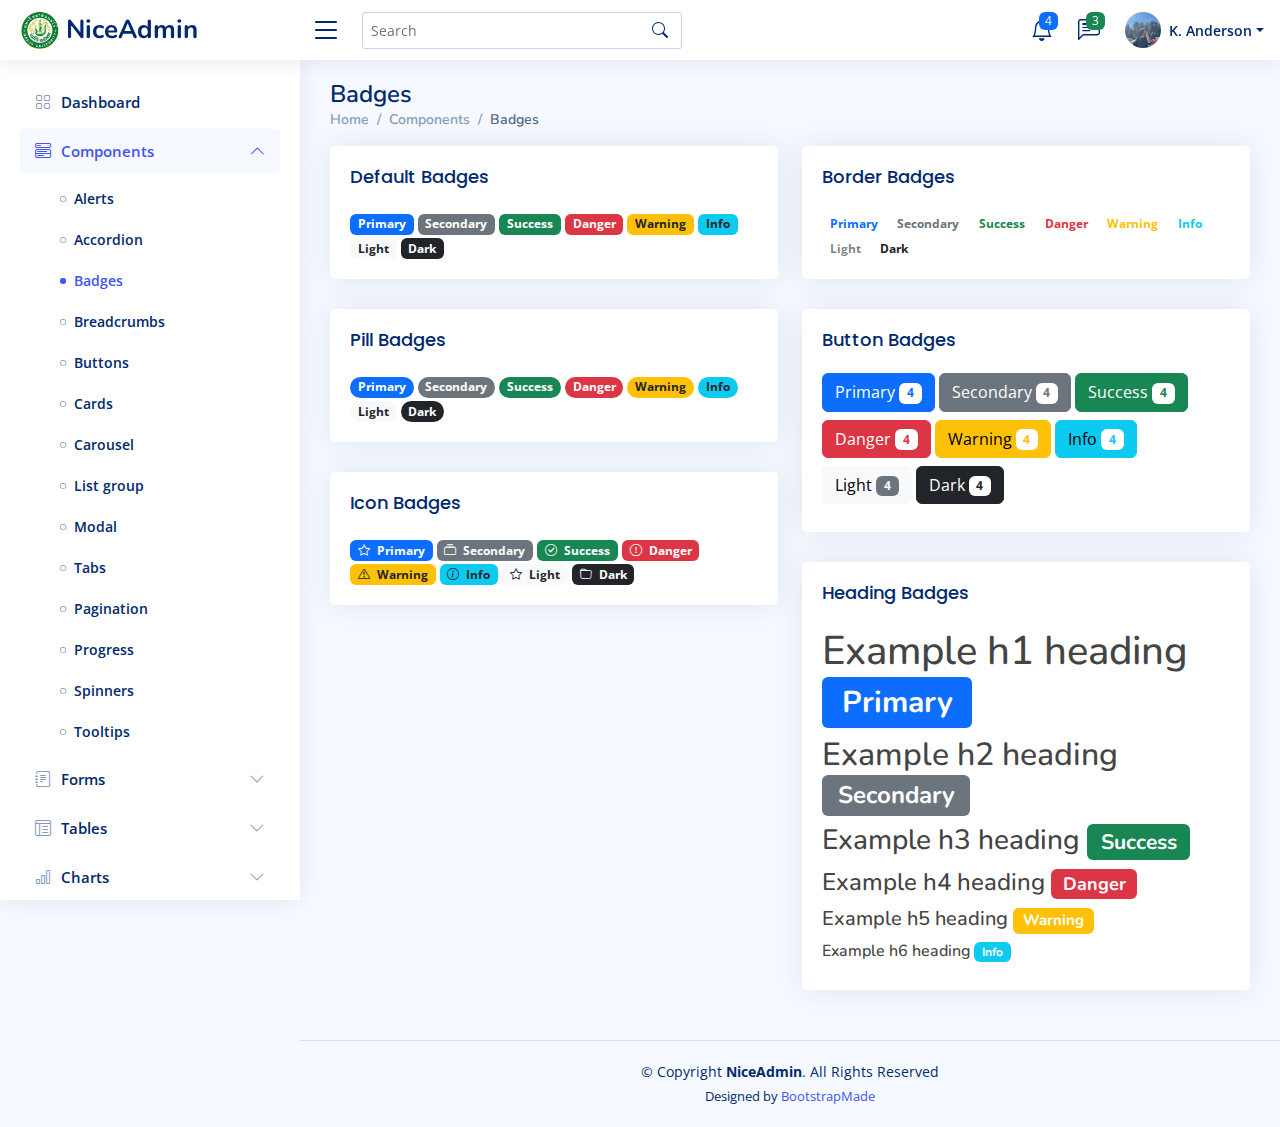
<file: components-badges.html>
<!DOCTYPE html>
<html lang="en">

<head>
  <meta charset="utf-8">
  <meta content="width=device-width, initial-scale=1.0" name="viewport">

  <title>Components / Badges - NiceAdmin Bootstrap Template</title>
  <meta content="" name="description">
  <meta content="" name="keywords">

  <!-- Favicons -->
  <link href="assets/img/favicon.png" rel="icon">
  <link href="assets/img/apple-touch-icon.png" rel="apple-touch-icon">

  <!-- Google Fonts -->
  <link href="https://fonts.gstatic.com" rel="preconnect">
  <link href="https://fonts.googleapis.com/css?family=Open+Sans:300,300i,400,400i,600,600i,700,700i|Nunito:300,300i,400,400i,600,600i,700,700i|Poppins:300,300i,400,400i,500,500i,600,600i,700,700i" rel="stylesheet">

  <!-- Vendor CSS Files -->
  <link href="assets/vendor/bootstrap/css/bootstrap.min.css" rel="stylesheet">
  <link href="assets/vendor/bootstrap-icons/bootstrap-icons.css" rel="stylesheet">
  <link href="assets/vendor/boxicons/css/boxicons.min.css" rel="stylesheet">
  <link href="assets/vendor/quill/quill.snow.css" rel="stylesheet">
  <link href="assets/vendor/quill/quill.bubble.css" rel="stylesheet">
  <link href="assets/vendor/remixicon/remixicon.css" rel="stylesheet">
  <link href="assets/vendor/simple-datatables/style.css" rel="stylesheet">

  <!-- Template Main CSS File -->
  <link href="assets/css/style.css" rel="stylesheet">

  <!-- =======================================================
  * Template Name: NiceAdmin - v2.5.0
  * Template URL: https://bootstrapmade.com/nice-admin-bootstrap-admin-html-template/
  * Author: BootstrapMade.com
  * License: https://bootstrapmade.com/license/
  ======================================================== -->
</head>

<body>

  <!-- ======= Header ======= -->
  <header id="header" class="header fixed-top d-flex align-items-center">

    <div class="d-flex align-items-center justify-content-between">
      <a href="index.html" class="logo d-flex align-items-center">
        <img src="assets/img/logo.png" alt="">
        <span class="d-none d-lg-block">NiceAdmin</span>
      </a>
      <i class="bi bi-list toggle-sidebar-btn"></i>
    </div><!-- End Logo -->

    <div class="search-bar">
      <form class="search-form d-flex align-items-center" method="POST" action="#">
        <input type="text" name="query" placeholder="Search" title="Enter search keyword">
        <button type="submit" title="Search"><i class="bi bi-search"></i></button>
      </form>
    </div><!-- End Search Bar -->

    <nav class="header-nav ms-auto">
      <ul class="d-flex align-items-center">

        <li class="nav-item d-block d-lg-none">
          <a class="nav-link nav-icon search-bar-toggle " href="#">
            <i class="bi bi-search"></i>
          </a>
        </li><!-- End Search Icon-->

        <li class="nav-item dropdown">

          <a class="nav-link nav-icon" href="#" data-bs-toggle="dropdown">
            <i class="bi bi-bell"></i>
            <span class="badge bg-primary badge-number">4</span>
          </a><!-- End Notification Icon -->

          <ul class="dropdown-menu dropdown-menu-end dropdown-menu-arrow notifications">
            <li class="dropdown-header">
              You have 4 new notifications
              <a href="#"><span class="badge rounded-pill bg-primary p-2 ms-2">View all</span></a>
            </li>
            <li>
              <hr class="dropdown-divider">
            </li>

            <li class="notification-item">
              <i class="bi bi-exclamation-circle text-warning"></i>
              <div>
                <h4>Lorem Ipsum</h4>
                <p>Quae dolorem earum veritatis oditseno</p>
                <p>30 min. ago</p>
              </div>
            </li>

            <li>
              <hr class="dropdown-divider">
            </li>

            <li class="notification-item">
              <i class="bi bi-x-circle text-danger"></i>
              <div>
                <h4>Atque rerum nesciunt</h4>
                <p>Quae dolorem earum veritatis oditseno</p>
                <p>1 hr. ago</p>
              </div>
            </li>

            <li>
              <hr class="dropdown-divider">
            </li>

            <li class="notification-item">
              <i class="bi bi-check-circle text-success"></i>
              <div>
                <h4>Sit rerum fuga</h4>
                <p>Quae dolorem earum veritatis oditseno</p>
                <p>2 hrs. ago</p>
              </div>
            </li>

            <li>
              <hr class="dropdown-divider">
            </li>

            <li class="notification-item">
              <i class="bi bi-info-circle text-primary"></i>
              <div>
                <h4>Dicta reprehenderit</h4>
                <p>Quae dolorem earum veritatis oditseno</p>
                <p>4 hrs. ago</p>
              </div>
            </li>

            <li>
              <hr class="dropdown-divider">
            </li>
            <li class="dropdown-footer">
              <a href="#">Show all notifications</a>
            </li>

          </ul><!-- End Notification Dropdown Items -->

        </li><!-- End Notification Nav -->

        <li class="nav-item dropdown">

          <a class="nav-link nav-icon" href="#" data-bs-toggle="dropdown">
            <i class="bi bi-chat-left-text"></i>
            <span class="badge bg-success badge-number">3</span>
          </a><!-- End Messages Icon -->

          <ul class="dropdown-menu dropdown-menu-end dropdown-menu-arrow messages">
            <li class="dropdown-header">
              You have 3 new messages
              <a href="#"><span class="badge rounded-pill bg-primary p-2 ms-2">View all</span></a>
            </li>
            <li>
              <hr class="dropdown-divider">
            </li>

            <li class="message-item">
              <a href="#">
                <img src="assets/img/messages-1.jpg" alt="" class="rounded-circle">
                <div>
                  <h4>Maria Hudson</h4>
                  <p>Velit asperiores et ducimus soluta repudiandae labore officia est ut...</p>
                  <p>4 hrs. ago</p>
                </div>
              </a>
            </li>
            <li>
              <hr class="dropdown-divider">
            </li>

            <li class="message-item">
              <a href="#">
                <img src="assets/img/messages-2.jpg" alt="" class="rounded-circle">
                <div>
                  <h4>Anna Nelson</h4>
                  <p>Velit asperiores et ducimus soluta repudiandae labore officia est ut...</p>
                  <p>6 hrs. ago</p>
                </div>
              </a>
            </li>
            <li>
              <hr class="dropdown-divider">
            </li>

            <li class="message-item">
              <a href="#">
                <img src="assets/img/messages-3.jpg" alt="" class="rounded-circle">
                <div>
                  <h4>David Muldon</h4>
                  <p>Velit asperiores et ducimus soluta repudiandae labore officia est ut...</p>
                  <p>8 hrs. ago</p>
                </div>
              </a>
            </li>
            <li>
              <hr class="dropdown-divider">
            </li>

            <li class="dropdown-footer">
              <a href="#">Show all messages</a>
            </li>

          </ul><!-- End Messages Dropdown Items -->

        </li><!-- End Messages Nav -->

        <li class="nav-item dropdown pe-3">

          <a class="nav-link nav-profile d-flex align-items-center pe-0" href="#" data-bs-toggle="dropdown">
            <img src="assets/img/profile-img.jpg" alt="Profile" class="rounded-circle">
            <span class="d-none d-md-block dropdown-toggle ps-2">K. Anderson</span>
          </a><!-- End Profile Iamge Icon -->

          <ul class="dropdown-menu dropdown-menu-end dropdown-menu-arrow profile">
            <li class="dropdown-header">
              <h6>Kevin Anderson</h6>
              <span>Web Designer</span>
            </li>
            <li>
              <hr class="dropdown-divider">
            </li>

            <li>
              <a class="dropdown-item d-flex align-items-center" href="users-profile.html">
                <i class="bi bi-person"></i>
                <span>My Profile</span>
              </a>
            </li>
            <li>
              <hr class="dropdown-divider">
            </li>

            <li>
              <a class="dropdown-item d-flex align-items-center" href="users-profile.html">
                <i class="bi bi-gear"></i>
                <span>Account Settings</span>
              </a>
            </li>
            <li>
              <hr class="dropdown-divider">
            </li>

            <li>
              <a class="dropdown-item d-flex align-items-center" href="pages-faq.html">
                <i class="bi bi-question-circle"></i>
                <span>Need Help?</span>
              </a>
            </li>
            <li>
              <hr class="dropdown-divider">
            </li>

            <li>
              <a class="dropdown-item d-flex align-items-center" href="#">
                <i class="bi bi-box-arrow-right"></i>
                <span>Sign Out</span>
              </a>
            </li>

          </ul><!-- End Profile Dropdown Items -->
        </li><!-- End Profile Nav -->

      </ul>
    </nav><!-- End Icons Navigation -->

  </header><!-- End Header -->

  <!-- ======= Sidebar ======= -->
  <aside id="sidebar" class="sidebar">

    <ul class="sidebar-nav" id="sidebar-nav">

      <li class="nav-item">
        <a class="nav-link collapsed" href="index.html">
          <i class="bi bi-grid"></i>
          <span>Dashboard</span>
        </a>
      </li><!-- End Dashboard Nav -->

      <li class="nav-item">
        <a class="nav-link " data-bs-target="#components-nav" data-bs-toggle="collapse" href="#">
          <i class="bi bi-menu-button-wide"></i><span>Components</span><i class="bi bi-chevron-down ms-auto"></i>
        </a>
        <ul id="components-nav" class="nav-content collapse show" data-bs-parent="#sidebar-nav">
          <li>
            <a href="components-alerts.html">
              <i class="bi bi-circle"></i><span>Alerts</span>
            </a>
          </li>
          <li>
            <a href="components-accordion.html">
              <i class="bi bi-circle"></i><span>Accordion</span>
            </a>
          </li>
          <li>
            <a href="components-badges.html" class="active">
              <i class="bi bi-circle"></i><span>Badges</span>
            </a>
          </li>
          <li>
            <a href="components-breadcrumbs.html">
              <i class="bi bi-circle"></i><span>Breadcrumbs</span>
            </a>
          </li>
          <li>
            <a href="components-buttons.html">
              <i class="bi bi-circle"></i><span>Buttons</span>
            </a>
          </li>
          <li>
            <a href="components-cards.html">
              <i class="bi bi-circle"></i><span>Cards</span>
            </a>
          </li>
          <li>
            <a href="components-carousel.html">
              <i class="bi bi-circle"></i><span>Carousel</span>
            </a>
          </li>
          <li>
            <a href="components-list-group.html">
              <i class="bi bi-circle"></i><span>List group</span>
            </a>
          </li>
          <li>
            <a href="components-modal.html">
              <i class="bi bi-circle"></i><span>Modal</span>
            </a>
          </li>
          <li>
            <a href="components-tabs.html">
              <i class="bi bi-circle"></i><span>Tabs</span>
            </a>
          </li>
          <li>
            <a href="components-pagination.html">
              <i class="bi bi-circle"></i><span>Pagination</span>
            </a>
          </li>
          <li>
            <a href="components-progress.html">
              <i class="bi bi-circle"></i><span>Progress</span>
            </a>
          </li>
          <li>
            <a href="components-spinners.html">
              <i class="bi bi-circle"></i><span>Spinners</span>
            </a>
          </li>
          <li>
            <a href="components-tooltips.html">
              <i class="bi bi-circle"></i><span>Tooltips</span>
            </a>
          </li>
        </ul>
      </li><!-- End Components Nav -->

      <li class="nav-item">
        <a class="nav-link collapsed" data-bs-target="#forms-nav" data-bs-toggle="collapse" href="#">
          <i class="bi bi-journal-text"></i><span>Forms</span><i class="bi bi-chevron-down ms-auto"></i>
        </a>
        <ul id="forms-nav" class="nav-content collapse " data-bs-parent="#sidebar-nav">
          <li>
            <a href="forms-elements.html">
              <i class="bi bi-circle"></i><span>Form Elements</span>
            </a>
          </li>
          <li>
            <a href="forms-layouts.html">
              <i class="bi bi-circle"></i><span>Form Layouts</span>
            </a>
          </li>
          <li>
            <a href="forms-editors.html">
              <i class="bi bi-circle"></i><span>Form Editors</span>
            </a>
          </li>
          <li>
            <a href="forms-validation.html">
              <i class="bi bi-circle"></i><span>Form Validation</span>
            </a>
          </li>
        </ul>
      </li><!-- End Forms Nav -->

      <li class="nav-item">
        <a class="nav-link collapsed" data-bs-target="#tables-nav" data-bs-toggle="collapse" href="#">
          <i class="bi bi-layout-text-window-reverse"></i><span>Tables</span><i class="bi bi-chevron-down ms-auto"></i>
        </a>
        <ul id="tables-nav" class="nav-content collapse " data-bs-parent="#sidebar-nav">
          <li>
            <a href="tables-general.html">
              <i class="bi bi-circle"></i><span>General Tables</span>
            </a>
          </li>
          <li>
            <a href="tables-data.html">
              <i class="bi bi-circle"></i><span>Data Tables</span>
            </a>
          </li>
        </ul>
      </li><!-- End Tables Nav -->

      <li class="nav-item">
        <a class="nav-link collapsed" data-bs-target="#charts-nav" data-bs-toggle="collapse" href="#">
          <i class="bi bi-bar-chart"></i><span>Charts</span><i class="bi bi-chevron-down ms-auto"></i>
        </a>
        <ul id="charts-nav" class="nav-content collapse " data-bs-parent="#sidebar-nav">
          <li>
            <a href="charts-chartjs.html">
              <i class="bi bi-circle"></i><span>Chart.js</span>
            </a>
          </li>
          <li>
            <a href="charts-apexcharts.html">
              <i class="bi bi-circle"></i><span>ApexCharts</span>
            </a>
          </li>
          <li>
            <a href="charts-echarts.html">
              <i class="bi bi-circle"></i><span>ECharts</span>
            </a>
          </li>
        </ul>
      </li><!-- End Charts Nav -->

      <li class="nav-item">
        <a class="nav-link collapsed" data-bs-target="#icons-nav" data-bs-toggle="collapse" href="#">
          <i class="bi bi-gem"></i><span>Icons</span><i class="bi bi-chevron-down ms-auto"></i>
        </a>
        <ul id="icons-nav" class="nav-content collapse " data-bs-parent="#sidebar-nav">
          <li>
            <a href="icons-bootstrap.html">
              <i class="bi bi-circle"></i><span>Bootstrap Icons</span>
            </a>
          </li>
          <li>
            <a href="icons-remix.html">
              <i class="bi bi-circle"></i><span>Remix Icons</span>
            </a>
          </li>
          <li>
            <a href="icons-boxicons.html">
              <i class="bi bi-circle"></i><span>Boxicons</span>
            </a>
          </li>
        </ul>
      </li><!-- End Icons Nav -->

      <li class="nav-heading">Pages</li>

      <li class="nav-item">
        <a class="nav-link collapsed" href="users-profile.html">
          <i class="bi bi-person"></i>
          <span>Profile</span>
        </a>
      </li><!-- End Profile Page Nav -->

      <li class="nav-item">
        <a class="nav-link collapsed" href="pages-faq.html">
          <i class="bi bi-question-circle"></i>
          <span>F.A.Q</span>
        </a>
      </li><!-- End F.A.Q Page Nav -->

      <li class="nav-item">
        <a class="nav-link collapsed" href="pages-contact.html">
          <i class="bi bi-envelope"></i>
          <span>Contact</span>
        </a>
      </li><!-- End Contact Page Nav -->

      <li class="nav-item">
        <a class="nav-link collapsed" href="pages-register.html">
          <i class="bi bi-card-list"></i>
          <span>Register</span>
        </a>
      </li><!-- End Register Page Nav -->

      <li class="nav-item">
        <a class="nav-link collapsed" href="pages-login.html">
          <i class="bi bi-box-arrow-in-right"></i>
          <span>Login</span>
        </a>
      </li><!-- End Login Page Nav -->

      <li class="nav-item">
        <a class="nav-link collapsed" href="pages-error-404.html">
          <i class="bi bi-dash-circle"></i>
          <span>Error 404</span>
        </a>
      </li><!-- End Error 404 Page Nav -->

      <li class="nav-item">
        <a class="nav-link collapsed" href="pages-blank.html">
          <i class="bi bi-file-earmark"></i>
          <span>Blank</span>
        </a>
      </li><!-- End Blank Page Nav -->

    </ul>

  </aside><!-- End Sidebar-->

  <main id="main" class="main">

    <div class="pagetitle">
      <h1>Badges</h1>
      <nav>
        <ol class="breadcrumb">
          <li class="breadcrumb-item"><a href="index.html">Home</a></li>
          <li class="breadcrumb-item">Components</li>
          <li class="breadcrumb-item active">Badges</li>
        </ol>
      </nav>
    </div><!-- End Page Title -->

    <section class="section">
      <div class="row">

        <div class="col-lg-6">

          <div class="card">
            <div class="card-body">
              <h5 class="card-title">Default Badges</h5>

              <span class="badge bg-primary">Primary</span>
              <span class="badge bg-secondary">Secondary</span>
              <span class="badge bg-success">Success</span>
              <span class="badge bg-danger">Danger</span>
              <span class="badge bg-warning text-dark">Warning</span>
              <span class="badge bg-info text-dark">Info</span>
              <span class="badge bg-light text-dark">Light</span>
              <span class="badge bg-dark">Dark</span>
            </div>
          </div><!-- End Default Badges -->

          <div class="card">
            <div class="card-body">
              <h5 class="card-title">Pill Badges</h5>
              <span class="badge rounded-pill bg-primary">Primary</span>
              <span class="badge rounded-pill bg-secondary">Secondary</span>
              <span class="badge rounded-pill bg-success">Success</span>
              <span class="badge rounded-pill bg-danger">Danger</span>
              <span class="badge rounded-pill bg-warning text-dark">Warning</span>
              <span class="badge rounded-pill bg-info text-dark">Info</span>
              <span class="badge rounded-pill bg-light text-dark">Light</span>
              <span class="badge rounded-pill bg-dark">Dark</span>
            </div>
          </div><!-- End Pill Badges -->

          <div class="card">
            <div class="card-body">
              <h5 class="card-title">Icon Badges</h5>
              <span class="badge bg-primary"><i class="bi bi-star me-1"></i> Primary</span>
              <span class="badge bg-secondary"><i class="bi bi-collection me-1"></i> Secondary</span>
              <span class="badge bg-success"><i class="bi bi-check-circle me-1"></i> Success</span>
              <span class="badge bg-danger"><i class="bi bi-exclamation-octagon me-1"></i> Danger</span>
              <span class="badge bg-warning text-dark"><i class="bi bi-exclamation-triangle me-1"></i> Warning</span>
              <span class="badge bg-info text-dark"><i class="bi bi-info-circle me-1"></i> Info</span>
              <span class="badge bg-light text-dark"><i class="bi bi-star me-1"></i> Light</span>
              <span class="badge bg-dark"><i class="bi bi-folder me-1"></i> Dark</span>
            </div>
          </div><!-- End Icon Badges -->

        </div>

        <div class="col-lg-6">

          <div class="card">
            <div class="card-body">
              <h5 class="card-title">Border Badges</h5>
              <span class="badge border-primary border-1 text-primary">Primary</span>
              <span class="badge border-secondary border-1 text-secondary">Secondary</span>
              <span class="badge border-success border-1 text-success">Success</span>
              <span class="badge border-danger border-1 text-danger">Danger</span>
              <span class="badge border-warning border-1 text-warning">Warning</span>
              <span class="badge border-info border-1 text-info">Info</span>
              <span class="badge border-light border-1 text-black-50">Light</span>
              <span class="badge border-dark border-1 text-dark">Dark</span>
            </div>
          </div><!-- End Border Badges -->

          <div class="card">
            <div class="card-body">
              <h5 class="card-title">Button Badges</h5>

              <button type="button" class="btn btn-primary mb-2">
                Primary <span class="badge bg-white text-primary">4</span>
              </button>
              <button type="button" class="btn btn-secondary mb-2">
                Secondary <span class="badge bg-white text-secondary">4</span>
              </button>
              <button type="button" class="btn btn-success mb-2">
                Success <span class="badge bg-white text-success">4</span>
              </button>
              <button type="button" class="btn btn-danger mb-2">
                Danger <span class="badge bg-white text-danger">4</span>
              </button>
              <button type="button" class="btn btn-warning mb-2">
                Warning <span class="badge bg-white text-warning">4</span>
              </button>
              <button type="button" class="btn btn-info mb-2">
                Info <span class="badge bg-white text-info">4</span>
              </button>
              <button type="button" class="btn btn-light mb-2">
                Light <span class="badge bg-secondary text-light">4</span>
              </button>
              <button type="button" class="btn btn-dark mb-2">
                Dark <span class="badge bg-white text-dark">4</span>
              </button>
            </div>
          </div><!-- End Button Badges -->

          <div class="card">
            <div class="card-body">
              <h5 class="card-title">Heading Badges</h5>

              <h1>Example h1 heading <span class="badge bg-primary">Primary</span></h1>
              <h2>Example h2 heading <span class="badge bg-secondary">Secondary</span></h2>
              <h3>Example h3 heading <span class="badge bg-success">Success</span></h3>
              <h4>Example h4 heading <span class="badge bg-danger">Danger</span></h4>
              <h5>Example h5 heading <span class="badge bg-warning">Warning</span></h5>
              <h6>Example h6 heading <span class="badge bg-info">Info</span></h6>
            </div>
          </div><!-- End Heading Badges -->

        </div>

      </div>
    </section>

  </main><!-- End #main -->

  <!-- ======= Footer ======= -->
  <footer id="footer" class="footer">
    <div class="copyright">
      &copy; Copyright <strong><span>NiceAdmin</span></strong>. All Rights Reserved
    </div>
    <div class="credits">
      <!-- All the links in the footer should remain intact. -->
      <!-- You can delete the links only if you purchased the pro version. -->
      <!-- Licensing information: https://bootstrapmade.com/license/ -->
      <!-- Purchase the pro version with working PHP/AJAX contact form: https://bootstrapmade.com/nice-admin-bootstrap-admin-html-template/ -->
      Designed by <a href="https://bootstrapmade.com/">BootstrapMade</a>
    </div>
  </footer><!-- End Footer -->

  <a href="#" class="back-to-top d-flex align-items-center justify-content-center"><i class="bi bi-arrow-up-short"></i></a>

  <!-- Vendor JS Files -->
  <script src="assets/vendor/apexcharts/apexcharts.min.js"></script>
  <script src="assets/vendor/bootstrap/js/bootstrap.bundle.min.js"></script>
  <script src="assets/vendor/chart.js/chart.umd.js"></script>
  <script src="assets/vendor/echarts/echarts.min.js"></script>
  <script src="assets/vendor/quill/quill.min.js"></script>
  <script src="assets/vendor/simple-datatables/simple-datatables.js"></script>
  <script src="assets/vendor/tinymce/tinymce.min.js"></script>
  <script src="assets/vendor/php-email-form/validate.js"></script>

  <!-- Template Main JS File -->
  <script src="assets/js/main.js"></script>

</body>

</html>
</file>
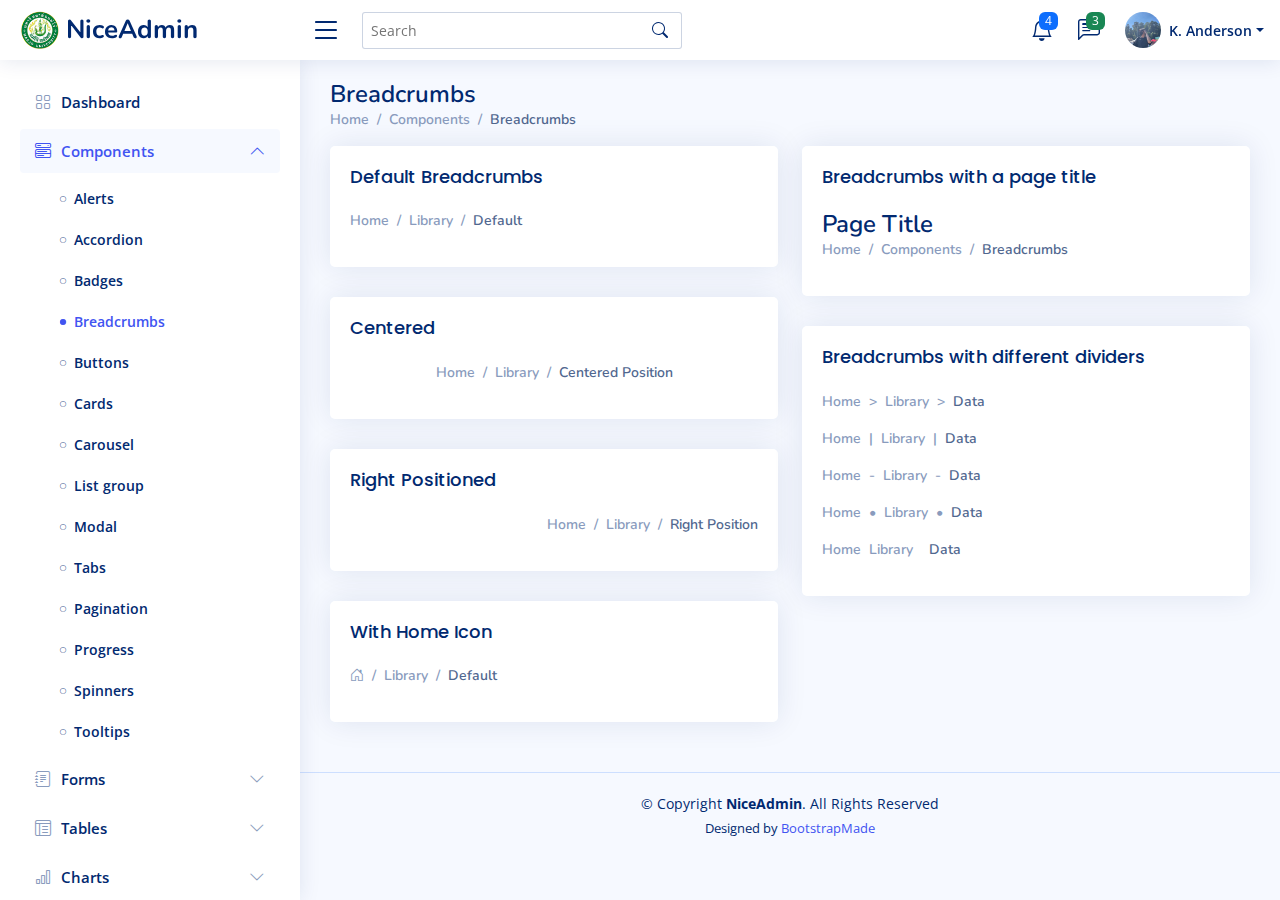
<file: components-breadcrumbs.html>
<!DOCTYPE html>
<html lang="en">

<head>
  <meta charset="utf-8">
  <meta content="width=device-width, initial-scale=1.0" name="viewport">

  <title>Components / Breadcrumbs - NiceAdmin Bootstrap Template</title>
  <meta content="" name="description">
  <meta content="" name="keywords">

  <!-- Favicons -->
  <link href="assets/img/favicon.png" rel="icon">
  <link href="assets/img/apple-touch-icon.png" rel="apple-touch-icon">

  <!-- Google Fonts -->
  <link href="https://fonts.gstatic.com" rel="preconnect">
  <link href="https://fonts.googleapis.com/css?family=Open+Sans:300,300i,400,400i,600,600i,700,700i|Nunito:300,300i,400,400i,600,600i,700,700i|Poppins:300,300i,400,400i,500,500i,600,600i,700,700i" rel="stylesheet">

  <!-- Vendor CSS Files -->
  <link href="assets/vendor/bootstrap/css/bootstrap.min.css" rel="stylesheet">
  <link href="assets/vendor/bootstrap-icons/bootstrap-icons.css" rel="stylesheet">
  <link href="assets/vendor/boxicons/css/boxicons.min.css" rel="stylesheet">
  <link href="assets/vendor/quill/quill.snow.css" rel="stylesheet">
  <link href="assets/vendor/quill/quill.bubble.css" rel="stylesheet">
  <link href="assets/vendor/remixicon/remixicon.css" rel="stylesheet">
  <link href="assets/vendor/simple-datatables/style.css" rel="stylesheet">

  <!-- Template Main CSS File -->
  <link href="assets/css/style.css" rel="stylesheet">

  <!-- =======================================================
  * Template Name: NiceAdmin - v2.5.0
  * Template URL: https://bootstrapmade.com/nice-admin-bootstrap-admin-html-template/
  * Author: BootstrapMade.com
  * License: https://bootstrapmade.com/license/
  ======================================================== -->
</head>

<body>

  <!-- ======= Header ======= -->
  <header id="header" class="header fixed-top d-flex align-items-center">

    <div class="d-flex align-items-center justify-content-between">
      <a href="index.html" class="logo d-flex align-items-center">
        <img src="assets/img/logo.png" alt="">
        <span class="d-none d-lg-block">NiceAdmin</span>
      </a>
      <i class="bi bi-list toggle-sidebar-btn"></i>
    </div><!-- End Logo -->

    <div class="search-bar">
      <form class="search-form d-flex align-items-center" method="POST" action="#">
        <input type="text" name="query" placeholder="Search" title="Enter search keyword">
        <button type="submit" title="Search"><i class="bi bi-search"></i></button>
      </form>
    </div><!-- End Search Bar -->

    <nav class="header-nav ms-auto">
      <ul class="d-flex align-items-center">

        <li class="nav-item d-block d-lg-none">
          <a class="nav-link nav-icon search-bar-toggle " href="#">
            <i class="bi bi-search"></i>
          </a>
        </li><!-- End Search Icon-->

        <li class="nav-item dropdown">

          <a class="nav-link nav-icon" href="#" data-bs-toggle="dropdown">
            <i class="bi bi-bell"></i>
            <span class="badge bg-primary badge-number">4</span>
          </a><!-- End Notification Icon -->

          <ul class="dropdown-menu dropdown-menu-end dropdown-menu-arrow notifications">
            <li class="dropdown-header">
              You have 4 new notifications
              <a href="#"><span class="badge rounded-pill bg-primary p-2 ms-2">View all</span></a>
            </li>
            <li>
              <hr class="dropdown-divider">
            </li>

            <li class="notification-item">
              <i class="bi bi-exclamation-circle text-warning"></i>
              <div>
                <h4>Lorem Ipsum</h4>
                <p>Quae dolorem earum veritatis oditseno</p>
                <p>30 min. ago</p>
              </div>
            </li>

            <li>
              <hr class="dropdown-divider">
            </li>

            <li class="notification-item">
              <i class="bi bi-x-circle text-danger"></i>
              <div>
                <h4>Atque rerum nesciunt</h4>
                <p>Quae dolorem earum veritatis oditseno</p>
                <p>1 hr. ago</p>
              </div>
            </li>

            <li>
              <hr class="dropdown-divider">
            </li>

            <li class="notification-item">
              <i class="bi bi-check-circle text-success"></i>
              <div>
                <h4>Sit rerum fuga</h4>
                <p>Quae dolorem earum veritatis oditseno</p>
                <p>2 hrs. ago</p>
              </div>
            </li>

            <li>
              <hr class="dropdown-divider">
            </li>

            <li class="notification-item">
              <i class="bi bi-info-circle text-primary"></i>
              <div>
                <h4>Dicta reprehenderit</h4>
                <p>Quae dolorem earum veritatis oditseno</p>
                <p>4 hrs. ago</p>
              </div>
            </li>

            <li>
              <hr class="dropdown-divider">
            </li>
            <li class="dropdown-footer">
              <a href="#">Show all notifications</a>
            </li>

          </ul><!-- End Notification Dropdown Items -->

        </li><!-- End Notification Nav -->

        <li class="nav-item dropdown">

          <a class="nav-link nav-icon" href="#" data-bs-toggle="dropdown">
            <i class="bi bi-chat-left-text"></i>
            <span class="badge bg-success badge-number">3</span>
          </a><!-- End Messages Icon -->

          <ul class="dropdown-menu dropdown-menu-end dropdown-menu-arrow messages">
            <li class="dropdown-header">
              You have 3 new messages
              <a href="#"><span class="badge rounded-pill bg-primary p-2 ms-2">View all</span></a>
            </li>
            <li>
              <hr class="dropdown-divider">
            </li>

            <li class="message-item">
              <a href="#">
                <img src="assets/img/messages-1.jpg" alt="" class="rounded-circle">
                <div>
                  <h4>Maria Hudson</h4>
                  <p>Velit asperiores et ducimus soluta repudiandae labore officia est ut...</p>
                  <p>4 hrs. ago</p>
                </div>
              </a>
            </li>
            <li>
              <hr class="dropdown-divider">
            </li>

            <li class="message-item">
              <a href="#">
                <img src="assets/img/messages-2.jpg" alt="" class="rounded-circle">
                <div>
                  <h4>Anna Nelson</h4>
                  <p>Velit asperiores et ducimus soluta repudiandae labore officia est ut...</p>
                  <p>6 hrs. ago</p>
                </div>
              </a>
            </li>
            <li>
              <hr class="dropdown-divider">
            </li>

            <li class="message-item">
              <a href="#">
                <img src="assets/img/messages-3.jpg" alt="" class="rounded-circle">
                <div>
                  <h4>David Muldon</h4>
                  <p>Velit asperiores et ducimus soluta repudiandae labore officia est ut...</p>
                  <p>8 hrs. ago</p>
                </div>
              </a>
            </li>
            <li>
              <hr class="dropdown-divider">
            </li>

            <li class="dropdown-footer">
              <a href="#">Show all messages</a>
            </li>

          </ul><!-- End Messages Dropdown Items -->

        </li><!-- End Messages Nav -->

        <li class="nav-item dropdown pe-3">

          <a class="nav-link nav-profile d-flex align-items-center pe-0" href="#" data-bs-toggle="dropdown">
            <img src="assets/img/profile-img.jpg" alt="Profile" class="rounded-circle">
            <span class="d-none d-md-block dropdown-toggle ps-2">K. Anderson</span>
          </a><!-- End Profile Iamge Icon -->

          <ul class="dropdown-menu dropdown-menu-end dropdown-menu-arrow profile">
            <li class="dropdown-header">
              <h6>Kevin Anderson</h6>
              <span>Web Designer</span>
            </li>
            <li>
              <hr class="dropdown-divider">
            </li>

            <li>
              <a class="dropdown-item d-flex align-items-center" href="users-profile.html">
                <i class="bi bi-person"></i>
                <span>My Profile</span>
              </a>
            </li>
            <li>
              <hr class="dropdown-divider">
            </li>

            <li>
              <a class="dropdown-item d-flex align-items-center" href="users-profile.html">
                <i class="bi bi-gear"></i>
                <span>Account Settings</span>
              </a>
            </li>
            <li>
              <hr class="dropdown-divider">
            </li>

            <li>
              <a class="dropdown-item d-flex align-items-center" href="pages-faq.html">
                <i class="bi bi-question-circle"></i>
                <span>Need Help?</span>
              </a>
            </li>
            <li>
              <hr class="dropdown-divider">
            </li>

            <li>
              <a class="dropdown-item d-flex align-items-center" href="#">
                <i class="bi bi-box-arrow-right"></i>
                <span>Sign Out</span>
              </a>
            </li>

          </ul><!-- End Profile Dropdown Items -->
        </li><!-- End Profile Nav -->

      </ul>
    </nav><!-- End Icons Navigation -->

  </header><!-- End Header -->

  <!-- ======= Sidebar ======= -->
  <aside id="sidebar" class="sidebar">

    <ul class="sidebar-nav" id="sidebar-nav">

      <li class="nav-item">
        <a class="nav-link collapsed" href="index.html">
          <i class="bi bi-grid"></i>
          <span>Dashboard</span>
        </a>
      </li><!-- End Dashboard Nav -->

      <li class="nav-item">
        <a class="nav-link " data-bs-target="#components-nav" data-bs-toggle="collapse" href="#">
          <i class="bi bi-menu-button-wide"></i><span>Components</span><i class="bi bi-chevron-down ms-auto"></i>
        </a>
        <ul id="components-nav" class="nav-content collapse show" data-bs-parent="#sidebar-nav">
          <li>
            <a href="components-alerts.html">
              <i class="bi bi-circle"></i><span>Alerts</span>
            </a>
          </li>
          <li>
            <a href="components-accordion.html">
              <i class="bi bi-circle"></i><span>Accordion</span>
            </a>
          </li>
          <li>
            <a href="components-badges.html">
              <i class="bi bi-circle"></i><span>Badges</span>
            </a>
          </li>
          <li>
            <a href="components-breadcrumbs.html" class="active">
              <i class="bi bi-circle"></i><span>Breadcrumbs</span>
            </a>
          </li>
          <li>
            <a href="components-buttons.html">
              <i class="bi bi-circle"></i><span>Buttons</span>
            </a>
          </li>
          <li>
            <a href="components-cards.html">
              <i class="bi bi-circle"></i><span>Cards</span>
            </a>
          </li>
          <li>
            <a href="components-carousel.html">
              <i class="bi bi-circle"></i><span>Carousel</span>
            </a>
          </li>
          <li>
            <a href="components-list-group.html">
              <i class="bi bi-circle"></i><span>List group</span>
            </a>
          </li>
          <li>
            <a href="components-modal.html">
              <i class="bi bi-circle"></i><span>Modal</span>
            </a>
          </li>
          <li>
            <a href="components-tabs.html">
              <i class="bi bi-circle"></i><span>Tabs</span>
            </a>
          </li>
          <li>
            <a href="components-pagination.html">
              <i class="bi bi-circle"></i><span>Pagination</span>
            </a>
          </li>
          <li>
            <a href="components-progress.html">
              <i class="bi bi-circle"></i><span>Progress</span>
            </a>
          </li>
          <li>
            <a href="components-spinners.html">
              <i class="bi bi-circle"></i><span>Spinners</span>
            </a>
          </li>
          <li>
            <a href="components-tooltips.html">
              <i class="bi bi-circle"></i><span>Tooltips</span>
            </a>
          </li>
        </ul>
      </li><!-- End Components Nav -->

      <li class="nav-item">
        <a class="nav-link collapsed" data-bs-target="#forms-nav" data-bs-toggle="collapse" href="#">
          <i class="bi bi-journal-text"></i><span>Forms</span><i class="bi bi-chevron-down ms-auto"></i>
        </a>
        <ul id="forms-nav" class="nav-content collapse " data-bs-parent="#sidebar-nav">
          <li>
            <a href="forms-elements.html">
              <i class="bi bi-circle"></i><span>Form Elements</span>
            </a>
          </li>
          <li>
            <a href="forms-layouts.html">
              <i class="bi bi-circle"></i><span>Form Layouts</span>
            </a>
          </li>
          <li>
            <a href="forms-editors.html">
              <i class="bi bi-circle"></i><span>Form Editors</span>
            </a>
          </li>
          <li>
            <a href="forms-validation.html">
              <i class="bi bi-circle"></i><span>Form Validation</span>
            </a>
          </li>
        </ul>
      </li><!-- End Forms Nav -->

      <li class="nav-item">
        <a class="nav-link collapsed" data-bs-target="#tables-nav" data-bs-toggle="collapse" href="#">
          <i class="bi bi-layout-text-window-reverse"></i><span>Tables</span><i class="bi bi-chevron-down ms-auto"></i>
        </a>
        <ul id="tables-nav" class="nav-content collapse " data-bs-parent="#sidebar-nav">
          <li>
            <a href="tables-general.html">
              <i class="bi bi-circle"></i><span>General Tables</span>
            </a>
          </li>
          <li>
            <a href="tables-data.html">
              <i class="bi bi-circle"></i><span>Data Tables</span>
            </a>
          </li>
        </ul>
      </li><!-- End Tables Nav -->

      <li class="nav-item">
        <a class="nav-link collapsed" data-bs-target="#charts-nav" data-bs-toggle="collapse" href="#">
          <i class="bi bi-bar-chart"></i><span>Charts</span><i class="bi bi-chevron-down ms-auto"></i>
        </a>
        <ul id="charts-nav" class="nav-content collapse " data-bs-parent="#sidebar-nav">
          <li>
            <a href="charts-chartjs.html">
              <i class="bi bi-circle"></i><span>Chart.js</span>
            </a>
          </li>
          <li>
            <a href="charts-apexcharts.html">
              <i class="bi bi-circle"></i><span>ApexCharts</span>
            </a>
          </li>
          <li>
            <a href="charts-echarts.html">
              <i class="bi bi-circle"></i><span>ECharts</span>
            </a>
          </li>
        </ul>
      </li><!-- End Charts Nav -->

      <li class="nav-item">
        <a class="nav-link collapsed" data-bs-target="#icons-nav" data-bs-toggle="collapse" href="#">
          <i class="bi bi-gem"></i><span>Icons</span><i class="bi bi-chevron-down ms-auto"></i>
        </a>
        <ul id="icons-nav" class="nav-content collapse " data-bs-parent="#sidebar-nav">
          <li>
            <a href="icons-bootstrap.html">
              <i class="bi bi-circle"></i><span>Bootstrap Icons</span>
            </a>
          </li>
          <li>
            <a href="icons-remix.html">
              <i class="bi bi-circle"></i><span>Remix Icons</span>
            </a>
          </li>
          <li>
            <a href="icons-boxicons.html">
              <i class="bi bi-circle"></i><span>Boxicons</span>
            </a>
          </li>
        </ul>
      </li><!-- End Icons Nav -->

      <li class="nav-heading">Pages</li>

      <li class="nav-item">
        <a class="nav-link collapsed" href="users-profile.html">
          <i class="bi bi-person"></i>
          <span>Profile</span>
        </a>
      </li><!-- End Profile Page Nav -->

      <li class="nav-item">
        <a class="nav-link collapsed" href="pages-faq.html">
          <i class="bi bi-question-circle"></i>
          <span>F.A.Q</span>
        </a>
      </li><!-- End F.A.Q Page Nav -->

      <li class="nav-item">
        <a class="nav-link collapsed" href="pages-contact.html">
          <i class="bi bi-envelope"></i>
          <span>Contact</span>
        </a>
      </li><!-- End Contact Page Nav -->

      <li class="nav-item">
        <a class="nav-link collapsed" href="pages-register.html">
          <i class="bi bi-card-list"></i>
          <span>Register</span>
        </a>
      </li><!-- End Register Page Nav -->

      <li class="nav-item">
        <a class="nav-link collapsed" href="pages-login.html">
          <i class="bi bi-box-arrow-in-right"></i>
          <span>Login</span>
        </a>
      </li><!-- End Login Page Nav -->

      <li class="nav-item">
        <a class="nav-link collapsed" href="pages-error-404.html">
          <i class="bi bi-dash-circle"></i>
          <span>Error 404</span>
        </a>
      </li><!-- End Error 404 Page Nav -->

      <li class="nav-item">
        <a class="nav-link collapsed" href="pages-blank.html">
          <i class="bi bi-file-earmark"></i>
          <span>Blank</span>
        </a>
      </li><!-- End Blank Page Nav -->

    </ul>

  </aside><!-- End Sidebar-->

  <main id="main" class="main">

    <div class="pagetitle">
      <h1>Breadcrumbs</h1>
      <nav>
        <ol class="breadcrumb">
          <li class="breadcrumb-item"><a href="index.html">Home</a></li>
          <li class="breadcrumb-item">Components</li>
          <li class="breadcrumb-item active">Breadcrumbs</li>
        </ol>
      </nav>
    </div><!-- End Page Title -->

    <section class="section">
      <div class="row">
        <div class="col-lg-6">

          <div class="card">
            <div class="card-body">
              <h5 class="card-title">Default Breadcrumbs</h5>

              <nav>
                <ol class="breadcrumb">
                  <li class="breadcrumb-item"><a href="index.html">Home</a></li>
                  <li class="breadcrumb-item"><a href="#">Library</a></li>
                  <li class="breadcrumb-item active">Default</li>
                </ol>
              </nav>
            </div>
          </div>

          <div class="card">
            <div class="card-body">
              <h5 class="card-title">Centered</h5>

              <nav class="d-flex justify-content-center">
                <ol class="breadcrumb">
                  <li class="breadcrumb-item"><a href="index.html">Home</a></li>
                  <li class="breadcrumb-item"><a href="#">Library</a></li>
                  <li class="breadcrumb-item active">Centered Position</li>
                </ol>
              </nav>
            </div>
          </div>

          <div class="card">
            <div class="card-body">
              <h5 class="card-title">Right Positioned</h5>

              <nav class="d-flex justify-content-end">
                <ol class="breadcrumb">
                  <li class="breadcrumb-item"><a href="index.html">Home</a></li>
                  <li class="breadcrumb-item"><a href="#">Library</a></li>
                  <li class="breadcrumb-item active">Right Position</li>
                </ol>
              </nav>
            </div>
          </div>

          <div class="card">
            <div class="card-body">
              <h5 class="card-title">With Home Icon</h5>

              <nav>
                <ol class="breadcrumb">
                  <li class="breadcrumb-item"><a href="index.html"><i class="bi bi-house-door"></i></a></li>
                  <li class="breadcrumb-item"><a href="#">Library</a></li>
                  <li class="breadcrumb-item active">Default</li>
                </ol>
              </nav>
            </div>
          </div>

        </div>

        <div class="col-lg-6">

          <div class="card">
            <div class="card-body">
              <h5 class="card-title">Breadcrumbs with a page title</h5>

              <div class="pagetitle">
                <h1>Page Title</h1>
                <nav>
                  <ol class="breadcrumb">
                    <li class="breadcrumb-item"><a href="index.html">Home</a></li>
                    <li class="breadcrumb-item">Components</li>
                    <li class="breadcrumb-item active">Breadcrumbs</li>
                  </ol>
                </nav>
              </div><!-- End Breadcrumbs with a page title -->

            </div>
          </div>

          <div class="card">
            <div class="card-body">
              <h5 class="card-title">Breadcrumbs with different dividers</h5>

              <nav style="--bs-breadcrumb-divider: '>';">
                <ol class="breadcrumb">
                  <li class="breadcrumb-item"><a href="index.html">Home</a></li>
                  <li class="breadcrumb-item"><a href="#">Library</a></li>
                  <li class="breadcrumb-item active">Data</li>
                </ol>
              </nav>

              <nav style="--bs-breadcrumb-divider: '|';">
                <ol class="breadcrumb">
                  <li class="breadcrumb-item"><a href="index.html">Home</a></li>
                  <li class="breadcrumb-item"><a href="#">Library</a></li>
                  <li class="breadcrumb-item active">Data</li>
                </ol>
              </nav>

              <nav style="--bs-breadcrumb-divider: '-';">
                <ol class="breadcrumb">
                  <li class="breadcrumb-item"><a href="index.html">Home</a></li>
                  <li class="breadcrumb-item"><a href="#">Library</a></li>
                  <li class="breadcrumb-item active">Data</li>
                </ol>
              </nav>

              <nav style="--bs-breadcrumb-divider: '•';">
                <ol class="breadcrumb">
                  <li class="breadcrumb-item"><a href="index.html">Home</a></li>
                  <li class="breadcrumb-item"><a href="#">Library</a></li>
                  <li class="breadcrumb-item active">Data</li>
                </ol>
              </nav>

              <nav style="--bs-breadcrumb-divider: '';">
                <ol class="breadcrumb">
                  <li class="breadcrumb-item"><a href="index.html">Home</a></li>
                  <li class="breadcrumb-item"><a href="#">Library</a></li>
                  <li class="breadcrumb-item active">Data</li>
                </ol>
              </nav>

            </div>
          </div>

        </div>
      </div>
    </section>

  </main><!-- End #main -->

  <!-- ======= Footer ======= -->
  <footer id="footer" class="footer">
    <div class="copyright">
      &copy; Copyright <strong><span>NiceAdmin</span></strong>. All Rights Reserved
    </div>
    <div class="credits">
      <!-- All the links in the footer should remain intact. -->
      <!-- You can delete the links only if you purchased the pro version. -->
      <!-- Licensing information: https://bootstrapmade.com/license/ -->
      <!-- Purchase the pro version with working PHP/AJAX contact form: https://bootstrapmade.com/nice-admin-bootstrap-admin-html-template/ -->
      Designed by <a href="https://bootstrapmade.com/">BootstrapMade</a>
    </div>
  </footer><!-- End Footer -->

  <a href="#" class="back-to-top d-flex align-items-center justify-content-center"><i class="bi bi-arrow-up-short"></i></a>

  <!-- Vendor JS Files -->
  <script src="assets/vendor/apexcharts/apexcharts.min.js"></script>
  <script src="assets/vendor/bootstrap/js/bootstrap.bundle.min.js"></script>
  <script src="assets/vendor/chart.js/chart.umd.js"></script>
  <script src="assets/vendor/echarts/echarts.min.js"></script>
  <script src="assets/vendor/quill/quill.min.js"></script>
  <script src="assets/vendor/simple-datatables/simple-datatables.js"></script>
  <script src="assets/vendor/tinymce/tinymce.min.js"></script>
  <script src="assets/vendor/php-email-form/validate.js"></script>

  <!-- Template Main JS File -->
  <script src="assets/js/main.js"></script>

</body>

</html>
</file>
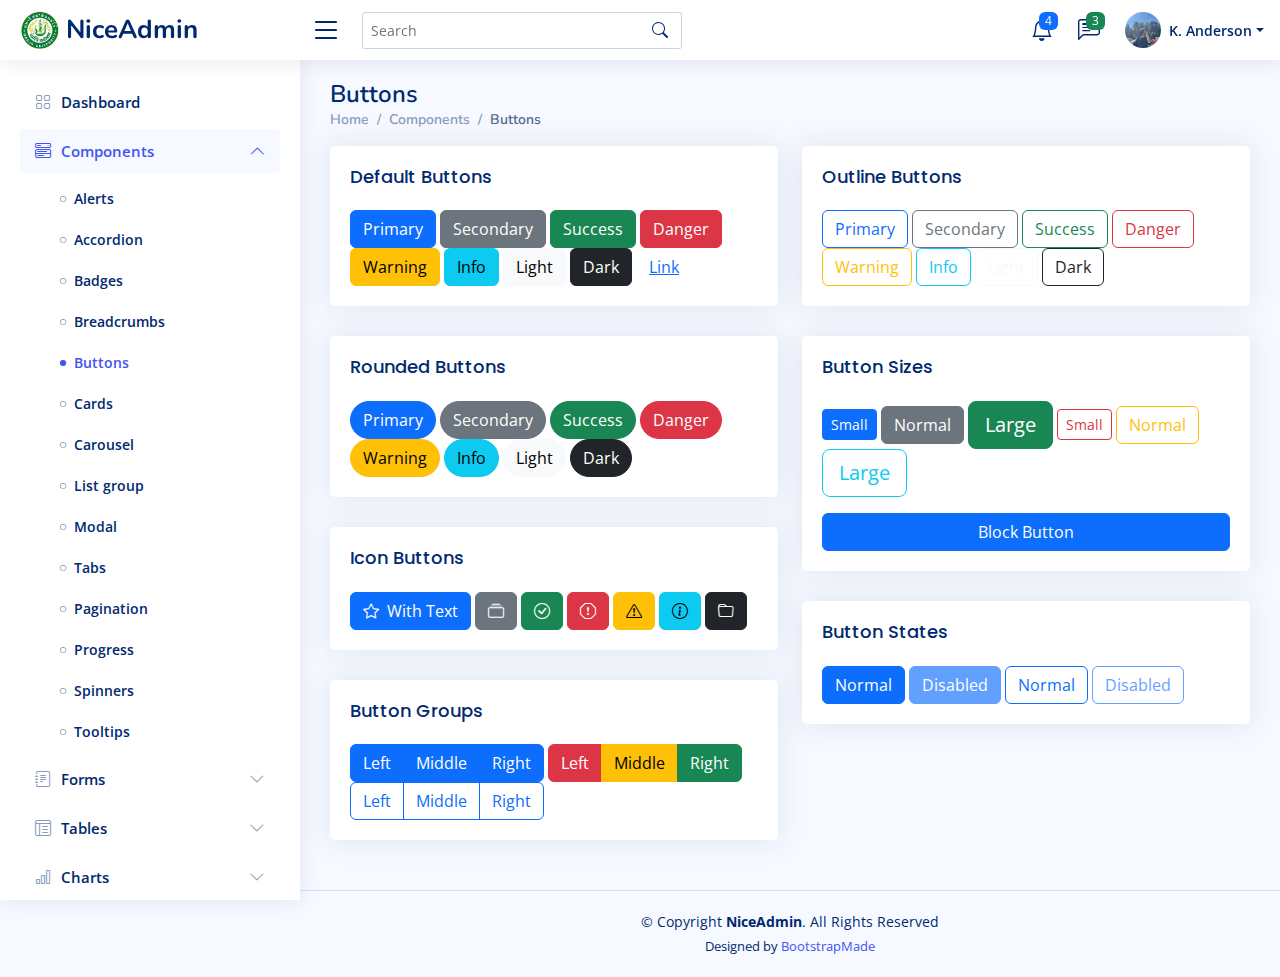
<file: components-buttons.html>
<!DOCTYPE html>
<html lang="en">

<head>
  <meta charset="utf-8">
  <meta content="width=device-width, initial-scale=1.0" name="viewport">

  <title>Components / Buttons - NiceAdmin Bootstrap Template</title>
  <meta content="" name="description">
  <meta content="" name="keywords">

  <!-- Favicons -->
  <link href="assets/img/favicon.png" rel="icon">
  <link href="assets/img/apple-touch-icon.png" rel="apple-touch-icon">

  <!-- Google Fonts -->
  <link href="https://fonts.gstatic.com" rel="preconnect">
  <link href="https://fonts.googleapis.com/css?family=Open+Sans:300,300i,400,400i,600,600i,700,700i|Nunito:300,300i,400,400i,600,600i,700,700i|Poppins:300,300i,400,400i,500,500i,600,600i,700,700i" rel="stylesheet">

  <!-- Vendor CSS Files -->
  <link href="assets/vendor/bootstrap/css/bootstrap.min.css" rel="stylesheet">
  <link href="assets/vendor/bootstrap-icons/bootstrap-icons.css" rel="stylesheet">
  <link href="assets/vendor/boxicons/css/boxicons.min.css" rel="stylesheet">
  <link href="assets/vendor/quill/quill.snow.css" rel="stylesheet">
  <link href="assets/vendor/quill/quill.bubble.css" rel="stylesheet">
  <link href="assets/vendor/remixicon/remixicon.css" rel="stylesheet">
  <link href="assets/vendor/simple-datatables/style.css" rel="stylesheet">

  <!-- Template Main CSS File -->
  <link href="assets/css/style.css" rel="stylesheet">

  <!-- =======================================================
  * Template Name: NiceAdmin - v2.5.0
  * Template URL: https://bootstrapmade.com/nice-admin-bootstrap-admin-html-template/
  * Author: BootstrapMade.com
  * License: https://bootstrapmade.com/license/
  ======================================================== -->
</head>

<body>

  <!-- ======= Header ======= -->
  <header id="header" class="header fixed-top d-flex align-items-center">

    <div class="d-flex align-items-center justify-content-between">
      <a href="index.html" class="logo d-flex align-items-center">
        <img src="assets/img/logo.png" alt="">
        <span class="d-none d-lg-block">NiceAdmin</span>
      </a>
      <i class="bi bi-list toggle-sidebar-btn"></i>
    </div><!-- End Logo -->

    <div class="search-bar">
      <form class="search-form d-flex align-items-center" method="POST" action="#">
        <input type="text" name="query" placeholder="Search" title="Enter search keyword">
        <button type="submit" title="Search"><i class="bi bi-search"></i></button>
      </form>
    </div><!-- End Search Bar -->

    <nav class="header-nav ms-auto">
      <ul class="d-flex align-items-center">

        <li class="nav-item d-block d-lg-none">
          <a class="nav-link nav-icon search-bar-toggle " href="#">
            <i class="bi bi-search"></i>
          </a>
        </li><!-- End Search Icon-->

        <li class="nav-item dropdown">

          <a class="nav-link nav-icon" href="#" data-bs-toggle="dropdown">
            <i class="bi bi-bell"></i>
            <span class="badge bg-primary badge-number">4</span>
          </a><!-- End Notification Icon -->

          <ul class="dropdown-menu dropdown-menu-end dropdown-menu-arrow notifications">
            <li class="dropdown-header">
              You have 4 new notifications
              <a href="#"><span class="badge rounded-pill bg-primary p-2 ms-2">View all</span></a>
            </li>
            <li>
              <hr class="dropdown-divider">
            </li>

            <li class="notification-item">
              <i class="bi bi-exclamation-circle text-warning"></i>
              <div>
                <h4>Lorem Ipsum</h4>
                <p>Quae dolorem earum veritatis oditseno</p>
                <p>30 min. ago</p>
              </div>
            </li>

            <li>
              <hr class="dropdown-divider">
            </li>

            <li class="notification-item">
              <i class="bi bi-x-circle text-danger"></i>
              <div>
                <h4>Atque rerum nesciunt</h4>
                <p>Quae dolorem earum veritatis oditseno</p>
                <p>1 hr. ago</p>
              </div>
            </li>

            <li>
              <hr class="dropdown-divider">
            </li>

            <li class="notification-item">
              <i class="bi bi-check-circle text-success"></i>
              <div>
                <h4>Sit rerum fuga</h4>
                <p>Quae dolorem earum veritatis oditseno</p>
                <p>2 hrs. ago</p>
              </div>
            </li>

            <li>
              <hr class="dropdown-divider">
            </li>

            <li class="notification-item">
              <i class="bi bi-info-circle text-primary"></i>
              <div>
                <h4>Dicta reprehenderit</h4>
                <p>Quae dolorem earum veritatis oditseno</p>
                <p>4 hrs. ago</p>
              </div>
            </li>

            <li>
              <hr class="dropdown-divider">
            </li>
            <li class="dropdown-footer">
              <a href="#">Show all notifications</a>
            </li>

          </ul><!-- End Notification Dropdown Items -->

        </li><!-- End Notification Nav -->

        <li class="nav-item dropdown">

          <a class="nav-link nav-icon" href="#" data-bs-toggle="dropdown">
            <i class="bi bi-chat-left-text"></i>
            <span class="badge bg-success badge-number">3</span>
          </a><!-- End Messages Icon -->

          <ul class="dropdown-menu dropdown-menu-end dropdown-menu-arrow messages">
            <li class="dropdown-header">
              You have 3 new messages
              <a href="#"><span class="badge rounded-pill bg-primary p-2 ms-2">View all</span></a>
            </li>
            <li>
              <hr class="dropdown-divider">
            </li>

            <li class="message-item">
              <a href="#">
                <img src="assets/img/messages-1.jpg" alt="" class="rounded-circle">
                <div>
                  <h4>Maria Hudson</h4>
                  <p>Velit asperiores et ducimus soluta repudiandae labore officia est ut...</p>
                  <p>4 hrs. ago</p>
                </div>
              </a>
            </li>
            <li>
              <hr class="dropdown-divider">
            </li>

            <li class="message-item">
              <a href="#">
                <img src="assets/img/messages-2.jpg" alt="" class="rounded-circle">
                <div>
                  <h4>Anna Nelson</h4>
                  <p>Velit asperiores et ducimus soluta repudiandae labore officia est ut...</p>
                  <p>6 hrs. ago</p>
                </div>
              </a>
            </li>
            <li>
              <hr class="dropdown-divider">
            </li>

            <li class="message-item">
              <a href="#">
                <img src="assets/img/messages-3.jpg" alt="" class="rounded-circle">
                <div>
                  <h4>David Muldon</h4>
                  <p>Velit asperiores et ducimus soluta repudiandae labore officia est ut...</p>
                  <p>8 hrs. ago</p>
                </div>
              </a>
            </li>
            <li>
              <hr class="dropdown-divider">
            </li>

            <li class="dropdown-footer">
              <a href="#">Show all messages</a>
            </li>

          </ul><!-- End Messages Dropdown Items -->

        </li><!-- End Messages Nav -->

        <li class="nav-item dropdown pe-3">

          <a class="nav-link nav-profile d-flex align-items-center pe-0" href="#" data-bs-toggle="dropdown">
            <img src="assets/img/profile-img.jpg" alt="Profile" class="rounded-circle">
            <span class="d-none d-md-block dropdown-toggle ps-2">K. Anderson</span>
          </a><!-- End Profile Iamge Icon -->

          <ul class="dropdown-menu dropdown-menu-end dropdown-menu-arrow profile">
            <li class="dropdown-header">
              <h6>Kevin Anderson</h6>
              <span>Web Designer</span>
            </li>
            <li>
              <hr class="dropdown-divider">
            </li>

            <li>
              <a class="dropdown-item d-flex align-items-center" href="users-profile.html">
                <i class="bi bi-person"></i>
                <span>My Profile</span>
              </a>
            </li>
            <li>
              <hr class="dropdown-divider">
            </li>

            <li>
              <a class="dropdown-item d-flex align-items-center" href="users-profile.html">
                <i class="bi bi-gear"></i>
                <span>Account Settings</span>
              </a>
            </li>
            <li>
              <hr class="dropdown-divider">
            </li>

            <li>
              <a class="dropdown-item d-flex align-items-center" href="pages-faq.html">
                <i class="bi bi-question-circle"></i>
                <span>Need Help?</span>
              </a>
            </li>
            <li>
              <hr class="dropdown-divider">
            </li>

            <li>
              <a class="dropdown-item d-flex align-items-center" href="#">
                <i class="bi bi-box-arrow-right"></i>
                <span>Sign Out</span>
              </a>
            </li>

          </ul><!-- End Profile Dropdown Items -->
        </li><!-- End Profile Nav -->

      </ul>
    </nav><!-- End Icons Navigation -->

  </header><!-- End Header -->

  <!-- ======= Sidebar ======= -->
  <aside id="sidebar" class="sidebar">

    <ul class="sidebar-nav" id="sidebar-nav">

      <li class="nav-item">
        <a class="nav-link collapsed" href="index.html">
          <i class="bi bi-grid"></i>
          <span>Dashboard</span>
        </a>
      </li><!-- End Dashboard Nav -->

      <li class="nav-item">
        <a class="nav-link " data-bs-target="#components-nav" data-bs-toggle="collapse" href="#">
          <i class="bi bi-menu-button-wide"></i><span>Components</span><i class="bi bi-chevron-down ms-auto"></i>
        </a>
        <ul id="components-nav" class="nav-content collapse show" data-bs-parent="#sidebar-nav">
          <li>
            <a href="components-alerts.html">
              <i class="bi bi-circle"></i><span>Alerts</span>
            </a>
          </li>
          <li>
            <a href="components-accordion.html">
              <i class="bi bi-circle"></i><span>Accordion</span>
            </a>
          </li>
          <li>
            <a href="components-badges.html">
              <i class="bi bi-circle"></i><span>Badges</span>
            </a>
          </li>
          <li>
            <a href="components-breadcrumbs.html">
              <i class="bi bi-circle"></i><span>Breadcrumbs</span>
            </a>
          </li>
          <li>
            <a href="components-buttons.html" class="active">
              <i class="bi bi-circle"></i><span>Buttons</span>
            </a>
          </li>
          <li>
            <a href="components-cards.html">
              <i class="bi bi-circle"></i><span>Cards</span>
            </a>
          </li>
          <li>
            <a href="components-carousel.html">
              <i class="bi bi-circle"></i><span>Carousel</span>
            </a>
          </li>
          <li>
            <a href="components-list-group.html">
              <i class="bi bi-circle"></i><span>List group</span>
            </a>
          </li>
          <li>
            <a href="components-modal.html">
              <i class="bi bi-circle"></i><span>Modal</span>
            </a>
          </li>
          <li>
            <a href="components-tabs.html">
              <i class="bi bi-circle"></i><span>Tabs</span>
            </a>
          </li>
          <li>
            <a href="components-pagination.html">
              <i class="bi bi-circle"></i><span>Pagination</span>
            </a>
          </li>
          <li>
            <a href="components-progress.html">
              <i class="bi bi-circle"></i><span>Progress</span>
            </a>
          </li>
          <li>
            <a href="components-spinners.html">
              <i class="bi bi-circle"></i><span>Spinners</span>
            </a>
          </li>
          <li>
            <a href="components-tooltips.html">
              <i class="bi bi-circle"></i><span>Tooltips</span>
            </a>
          </li>
        </ul>
      </li><!-- End Components Nav -->

      <li class="nav-item">
        <a class="nav-link collapsed" data-bs-target="#forms-nav" data-bs-toggle="collapse" href="#">
          <i class="bi bi-journal-text"></i><span>Forms</span><i class="bi bi-chevron-down ms-auto"></i>
        </a>
        <ul id="forms-nav" class="nav-content collapse " data-bs-parent="#sidebar-nav">
          <li>
            <a href="forms-elements.html">
              <i class="bi bi-circle"></i><span>Form Elements</span>
            </a>
          </li>
          <li>
            <a href="forms-layouts.html">
              <i class="bi bi-circle"></i><span>Form Layouts</span>
            </a>
          </li>
          <li>
            <a href="forms-editors.html">
              <i class="bi bi-circle"></i><span>Form Editors</span>
            </a>
          </li>
          <li>
            <a href="forms-validation.html">
              <i class="bi bi-circle"></i><span>Form Validation</span>
            </a>
          </li>
        </ul>
      </li><!-- End Forms Nav -->

      <li class="nav-item">
        <a class="nav-link collapsed" data-bs-target="#tables-nav" data-bs-toggle="collapse" href="#">
          <i class="bi bi-layout-text-window-reverse"></i><span>Tables</span><i class="bi bi-chevron-down ms-auto"></i>
        </a>
        <ul id="tables-nav" class="nav-content collapse " data-bs-parent="#sidebar-nav">
          <li>
            <a href="tables-general.html">
              <i class="bi bi-circle"></i><span>General Tables</span>
            </a>
          </li>
          <li>
            <a href="tables-data.html">
              <i class="bi bi-circle"></i><span>Data Tables</span>
            </a>
          </li>
        </ul>
      </li><!-- End Tables Nav -->

      <li class="nav-item">
        <a class="nav-link collapsed" data-bs-target="#charts-nav" data-bs-toggle="collapse" href="#">
          <i class="bi bi-bar-chart"></i><span>Charts</span><i class="bi bi-chevron-down ms-auto"></i>
        </a>
        <ul id="charts-nav" class="nav-content collapse " data-bs-parent="#sidebar-nav">
          <li>
            <a href="charts-chartjs.html">
              <i class="bi bi-circle"></i><span>Chart.js</span>
            </a>
          </li>
          <li>
            <a href="charts-apexcharts.html">
              <i class="bi bi-circle"></i><span>ApexCharts</span>
            </a>
          </li>
          <li>
            <a href="charts-echarts.html">
              <i class="bi bi-circle"></i><span>ECharts</span>
            </a>
          </li>
        </ul>
      </li><!-- End Charts Nav -->

      <li class="nav-item">
        <a class="nav-link collapsed" data-bs-target="#icons-nav" data-bs-toggle="collapse" href="#">
          <i class="bi bi-gem"></i><span>Icons</span><i class="bi bi-chevron-down ms-auto"></i>
        </a>
        <ul id="icons-nav" class="nav-content collapse " data-bs-parent="#sidebar-nav">
          <li>
            <a href="icons-bootstrap.html">
              <i class="bi bi-circle"></i><span>Bootstrap Icons</span>
            </a>
          </li>
          <li>
            <a href="icons-remix.html">
              <i class="bi bi-circle"></i><span>Remix Icons</span>
            </a>
          </li>
          <li>
            <a href="icons-boxicons.html">
              <i class="bi bi-circle"></i><span>Boxicons</span>
            </a>
          </li>
        </ul>
      </li><!-- End Icons Nav -->

      <li class="nav-heading">Pages</li>

      <li class="nav-item">
        <a class="nav-link collapsed" href="users-profile.html">
          <i class="bi bi-person"></i>
          <span>Profile</span>
        </a>
      </li><!-- End Profile Page Nav -->

      <li class="nav-item">
        <a class="nav-link collapsed" href="pages-faq.html">
          <i class="bi bi-question-circle"></i>
          <span>F.A.Q</span>
        </a>
      </li><!-- End F.A.Q Page Nav -->

      <li class="nav-item">
        <a class="nav-link collapsed" href="pages-contact.html">
          <i class="bi bi-envelope"></i>
          <span>Contact</span>
        </a>
      </li><!-- End Contact Page Nav -->

      <li class="nav-item">
        <a class="nav-link collapsed" href="pages-register.html">
          <i class="bi bi-card-list"></i>
          <span>Register</span>
        </a>
      </li><!-- End Register Page Nav -->

      <li class="nav-item">
        <a class="nav-link collapsed" href="pages-login.html">
          <i class="bi bi-box-arrow-in-right"></i>
          <span>Login</span>
        </a>
      </li><!-- End Login Page Nav -->

      <li class="nav-item">
        <a class="nav-link collapsed" href="pages-error-404.html">
          <i class="bi bi-dash-circle"></i>
          <span>Error 404</span>
        </a>
      </li><!-- End Error 404 Page Nav -->

      <li class="nav-item">
        <a class="nav-link collapsed" href="pages-blank.html">
          <i class="bi bi-file-earmark"></i>
          <span>Blank</span>
        </a>
      </li><!-- End Blank Page Nav -->

    </ul>

  </aside><!-- End Sidebar-->

  <main id="main" class="main">

    <div class="pagetitle">
      <h1>Buttons</h1>
      <nav>
        <ol class="breadcrumb">
          <li class="breadcrumb-item"><a href="index.html">Home</a></li>
          <li class="breadcrumb-item">Components</li>
          <li class="breadcrumb-item active">Buttons</li>
        </ol>
      </nav>
    </div><!-- End Page Title -->

    <section class="section">
      <div class="row">
        <div class="col-lg-6">

          <div class="card">
            <div class="card-body">
              <h5 class="card-title">Default Buttons</h5>

              <button type="button" class="btn btn-primary">Primary</button>
              <button type="button" class="btn btn-secondary">Secondary</button>
              <button type="button" class="btn btn-success">Success</button>
              <button type="button" class="btn btn-danger">Danger</button>
              <button type="button" class="btn btn-warning">Warning</button>
              <button type="button" class="btn btn-info">Info</button>
              <button type="button" class="btn btn-light">Light</button>
              <button type="button" class="btn btn-dark">Dark</button>
              <button type="button" class="btn btn-link">Link</button>
            </div>
          </div>

          <div class="card">
            <div class="card-body">
              <h5 class="card-title">Rounded Buttons</h5>

              <button type="button" class="btn btn-primary rounded-pill">Primary</button>
              <button type="button" class="btn btn-secondary rounded-pill">Secondary</button>
              <button type="button" class="btn btn-success rounded-pill">Success</button>
              <button type="button" class="btn btn-danger rounded-pill">Danger</button>
              <button type="button" class="btn btn-warning rounded-pill">Warning</button>
              <button type="button" class="btn btn-info rounded-pill">Info</button>
              <button type="button" class="btn btn-light rounded-pill">Light</button>
              <button type="button" class="btn btn-dark rounded-pill">Dark</button>
            </div>
          </div>

          <div class="card">
            <div class="card-body">
              <h5 class="card-title">Icon Buttons</h5>

              <button type="button" class="btn btn-primary"><i class="bi bi-star me-1"></i> With Text</button>
              <button type="button" class="btn btn-secondary"><i class="bi bi-collection"></i></button>
              <button type="button" class="btn btn-success"><i class="bi bi-check-circle"></i></button>
              <button type="button" class="btn btn-danger"><i class="bi bi-exclamation-octagon"></i></button>
              <button type="button" class="btn btn-warning"><i class="bi bi-exclamation-triangle"></i></button>
              <button type="button" class="btn btn-info"><i class="bi bi-info-circle"></i></button>
              <button type="button" class="btn btn-dark"><i class="bi bi-folder"></i></button>
            </div>
          </div>

          <div class="card">
            <div class="card-body">
              <h5 class="card-title">Button Groups</h5>

              <div class="btn-group" role="group" aria-label="Basic example">
                <button type="button" class="btn btn-primary">Left</button>
                <button type="button" class="btn btn-primary">Middle</button>
                <button type="button" class="btn btn-primary">Right</button>
              </div>

              <div class="btn-group" role="group" aria-label="Basic mixed styles example">
                <button type="button" class="btn btn-danger">Left</button>
                <button type="button" class="btn btn-warning">Middle</button>
                <button type="button" class="btn btn-success">Right</button>
              </div>

              <div class="btn-group" role="group" aria-label="Basic outlined example">
                <button type="button" class="btn btn-outline-primary">Left</button>
                <button type="button" class="btn btn-outline-primary">Middle</button>
                <button type="button" class="btn btn-outline-primary">Right</button>
              </div>

            </div>
          </div>

        </div>

        <div class="col-lg-6">

          <div class="card">
            <div class="card-body">
              <h5 class="card-title">Outline Buttons</h5>

              <button type="button" class="btn btn-outline-primary">Primary</button>
              <button type="button" class="btn btn-outline-secondary">Secondary</button>
              <button type="button" class="btn btn-outline-success">Success</button>
              <button type="button" class="btn btn-outline-danger">Danger</button>
              <button type="button" class="btn btn-outline-warning">Warning</button>
              <button type="button" class="btn btn-outline-info">Info</button>
              <button type="button" class="btn btn-outline-light">Light</button>
              <button type="button" class="btn btn-outline-dark">Dark</button>
            </div>
          </div>

          <div class="card">
            <div class="card-body">
              <h5 class="card-title">Button Sizes</h5>

              <button type="button" class="btn btn-primary btn-sm">Small</button>
              <button type="button" class="btn btn-secondary">Normal</button>
              <button type="button" class="btn btn-success btn-lg">Large</button>

              <button type="button" class="btn btn-outline-danger btn-sm">Small</button>
              <button type="button" class="btn btn-outline-warning">Normal</button>
              <button type="button" class="btn btn-outline-info btn-lg">Large</button>

              <div class="d-grid gap-2 mt-3">
                <button class="btn btn-primary" type="button">Block Button</button>
              </div>

            </div>
          </div>

          <div class="card">
            <div class="card-body">
              <h5 class="card-title">Button States</h5>

              <button type="button" class="btn btn-primary">Normal</button>
              <button type="button" class="btn btn-primary" disabled>Disabled</button>
              <button type="button" class="btn btn-outline-primary">Normal</button>
              <button type="button" class="btn btn-outline-primary" disabled>Disabled</button>
            </div>
          </div>

        </div>
      </div>
    </section>

  </main><!-- End #main -->

  <!-- ======= Footer ======= -->
  <footer id="footer" class="footer">
    <div class="copyright">
      &copy; Copyright <strong><span>NiceAdmin</span></strong>. All Rights Reserved
    </div>
    <div class="credits">
      <!-- All the links in the footer should remain intact. -->
      <!-- You can delete the links only if you purchased the pro version. -->
      <!-- Licensing information: https://bootstrapmade.com/license/ -->
      <!-- Purchase the pro version with working PHP/AJAX contact form: https://bootstrapmade.com/nice-admin-bootstrap-admin-html-template/ -->
      Designed by <a href="https://bootstrapmade.com/">BootstrapMade</a>
    </div>
  </footer><!-- End Footer -->

  <a href="#" class="back-to-top d-flex align-items-center justify-content-center"><i class="bi bi-arrow-up-short"></i></a>

  <!-- Vendor JS Files -->
  <script src="assets/vendor/apexcharts/apexcharts.min.js"></script>
  <script src="assets/vendor/bootstrap/js/bootstrap.bundle.min.js"></script>
  <script src="assets/vendor/chart.js/chart.umd.js"></script>
  <script src="assets/vendor/echarts/echarts.min.js"></script>
  <script src="assets/vendor/quill/quill.min.js"></script>
  <script src="assets/vendor/simple-datatables/simple-datatables.js"></script>
  <script src="assets/vendor/tinymce/tinymce.min.js"></script>
  <script src="assets/vendor/php-email-form/validate.js"></script>

  <!-- Template Main JS File -->
  <script src="assets/js/main.js"></script>

</body>

</html>
</file>
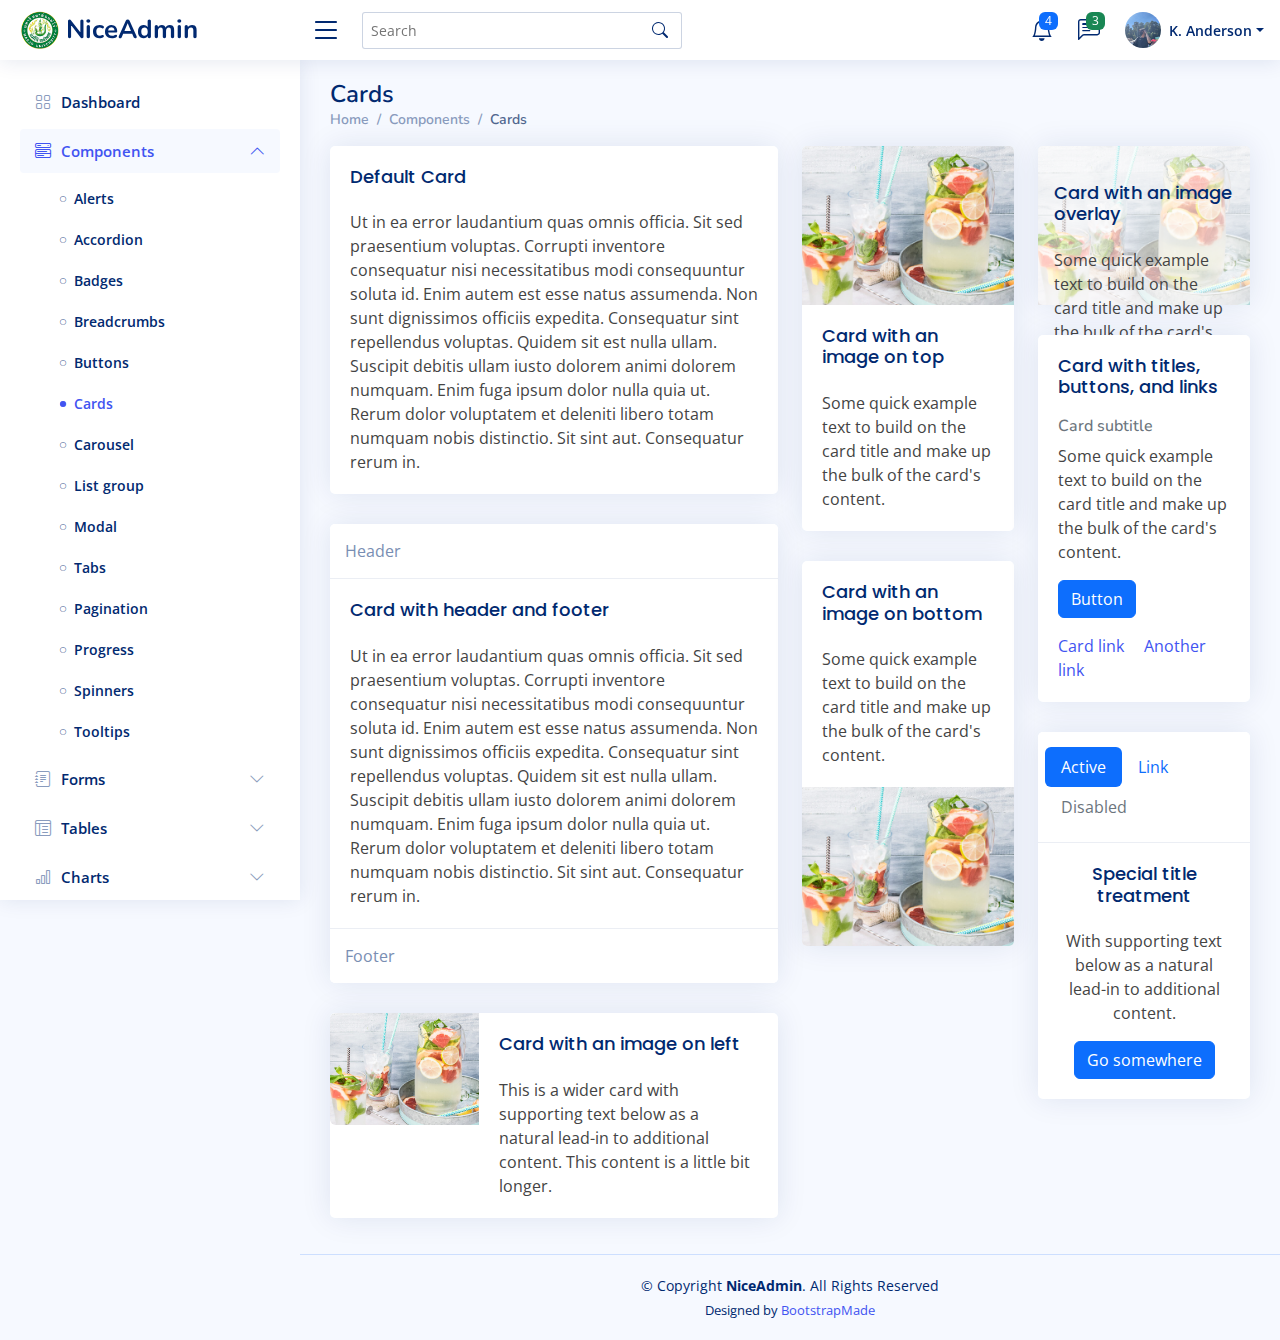
<file: components-cards.html>
<!DOCTYPE html>
<html lang="en">

<head>
  <meta charset="utf-8">
  <meta content="width=device-width, initial-scale=1.0" name="viewport">

  <title>Components / Cards - NiceAdmin Bootstrap Template</title>
  <meta content="" name="description">
  <meta content="" name="keywords">

  <!-- Favicons -->
  <link href="assets/img/favicon.png" rel="icon">
  <link href="assets/img/apple-touch-icon.png" rel="apple-touch-icon">

  <!-- Google Fonts -->
  <link href="https://fonts.gstatic.com" rel="preconnect">
  <link href="https://fonts.googleapis.com/css?family=Open+Sans:300,300i,400,400i,600,600i,700,700i|Nunito:300,300i,400,400i,600,600i,700,700i|Poppins:300,300i,400,400i,500,500i,600,600i,700,700i" rel="stylesheet">

  <!-- Vendor CSS Files -->
  <link href="assets/vendor/bootstrap/css/bootstrap.min.css" rel="stylesheet">
  <link href="assets/vendor/bootstrap-icons/bootstrap-icons.css" rel="stylesheet">
  <link href="assets/vendor/boxicons/css/boxicons.min.css" rel="stylesheet">
  <link href="assets/vendor/quill/quill.snow.css" rel="stylesheet">
  <link href="assets/vendor/quill/quill.bubble.css" rel="stylesheet">
  <link href="assets/vendor/remixicon/remixicon.css" rel="stylesheet">
  <link href="assets/vendor/simple-datatables/style.css" rel="stylesheet">

  <!-- Template Main CSS File -->
  <link href="assets/css/style.css" rel="stylesheet">

  <!-- =======================================================
  * Template Name: NiceAdmin - v2.5.0
  * Template URL: https://bootstrapmade.com/nice-admin-bootstrap-admin-html-template/
  * Author: BootstrapMade.com
  * License: https://bootstrapmade.com/license/
  ======================================================== -->
</head>

<body>

  <!-- ======= Header ======= -->
  <header id="header" class="header fixed-top d-flex align-items-center">

    <div class="d-flex align-items-center justify-content-between">
      <a href="index.html" class="logo d-flex align-items-center">
        <img src="assets/img/logo.png" alt="">
        <span class="d-none d-lg-block">NiceAdmin</span>
      </a>
      <i class="bi bi-list toggle-sidebar-btn"></i>
    </div><!-- End Logo -->

    <div class="search-bar">
      <form class="search-form d-flex align-items-center" method="POST" action="#">
        <input type="text" name="query" placeholder="Search" title="Enter search keyword">
        <button type="submit" title="Search"><i class="bi bi-search"></i></button>
      </form>
    </div><!-- End Search Bar -->

    <nav class="header-nav ms-auto">
      <ul class="d-flex align-items-center">

        <li class="nav-item d-block d-lg-none">
          <a class="nav-link nav-icon search-bar-toggle " href="#">
            <i class="bi bi-search"></i>
          </a>
        </li><!-- End Search Icon-->

        <li class="nav-item dropdown">

          <a class="nav-link nav-icon" href="#" data-bs-toggle="dropdown">
            <i class="bi bi-bell"></i>
            <span class="badge bg-primary badge-number">4</span>
          </a><!-- End Notification Icon -->

          <ul class="dropdown-menu dropdown-menu-end dropdown-menu-arrow notifications">
            <li class="dropdown-header">
              You have 4 new notifications
              <a href="#"><span class="badge rounded-pill bg-primary p-2 ms-2">View all</span></a>
            </li>
            <li>
              <hr class="dropdown-divider">
            </li>

            <li class="notification-item">
              <i class="bi bi-exclamation-circle text-warning"></i>
              <div>
                <h4>Lorem Ipsum</h4>
                <p>Quae dolorem earum veritatis oditseno</p>
                <p>30 min. ago</p>
              </div>
            </li>

            <li>
              <hr class="dropdown-divider">
            </li>

            <li class="notification-item">
              <i class="bi bi-x-circle text-danger"></i>
              <div>
                <h4>Atque rerum nesciunt</h4>
                <p>Quae dolorem earum veritatis oditseno</p>
                <p>1 hr. ago</p>
              </div>
            </li>

            <li>
              <hr class="dropdown-divider">
            </li>

            <li class="notification-item">
              <i class="bi bi-check-circle text-success"></i>
              <div>
                <h4>Sit rerum fuga</h4>
                <p>Quae dolorem earum veritatis oditseno</p>
                <p>2 hrs. ago</p>
              </div>
            </li>

            <li>
              <hr class="dropdown-divider">
            </li>

            <li class="notification-item">
              <i class="bi bi-info-circle text-primary"></i>
              <div>
                <h4>Dicta reprehenderit</h4>
                <p>Quae dolorem earum veritatis oditseno</p>
                <p>4 hrs. ago</p>
              </div>
            </li>

            <li>
              <hr class="dropdown-divider">
            </li>
            <li class="dropdown-footer">
              <a href="#">Show all notifications</a>
            </li>

          </ul><!-- End Notification Dropdown Items -->

        </li><!-- End Notification Nav -->

        <li class="nav-item dropdown">

          <a class="nav-link nav-icon" href="#" data-bs-toggle="dropdown">
            <i class="bi bi-chat-left-text"></i>
            <span class="badge bg-success badge-number">3</span>
          </a><!-- End Messages Icon -->

          <ul class="dropdown-menu dropdown-menu-end dropdown-menu-arrow messages">
            <li class="dropdown-header">
              You have 3 new messages
              <a href="#"><span class="badge rounded-pill bg-primary p-2 ms-2">View all</span></a>
            </li>
            <li>
              <hr class="dropdown-divider">
            </li>

            <li class="message-item">
              <a href="#">
                <img src="assets/img/messages-1.jpg" alt="" class="rounded-circle">
                <div>
                  <h4>Maria Hudson</h4>
                  <p>Velit asperiores et ducimus soluta repudiandae labore officia est ut...</p>
                  <p>4 hrs. ago</p>
                </div>
              </a>
            </li>
            <li>
              <hr class="dropdown-divider">
            </li>

            <li class="message-item">
              <a href="#">
                <img src="assets/img/messages-2.jpg" alt="" class="rounded-circle">
                <div>
                  <h4>Anna Nelson</h4>
                  <p>Velit asperiores et ducimus soluta repudiandae labore officia est ut...</p>
                  <p>6 hrs. ago</p>
                </div>
              </a>
            </li>
            <li>
              <hr class="dropdown-divider">
            </li>

            <li class="message-item">
              <a href="#">
                <img src="assets/img/messages-3.jpg" alt="" class="rounded-circle">
                <div>
                  <h4>David Muldon</h4>
                  <p>Velit asperiores et ducimus soluta repudiandae labore officia est ut...</p>
                  <p>8 hrs. ago</p>
                </div>
              </a>
            </li>
            <li>
              <hr class="dropdown-divider">
            </li>

            <li class="dropdown-footer">
              <a href="#">Show all messages</a>
            </li>

          </ul><!-- End Messages Dropdown Items -->

        </li><!-- End Messages Nav -->

        <li class="nav-item dropdown pe-3">

          <a class="nav-link nav-profile d-flex align-items-center pe-0" href="#" data-bs-toggle="dropdown">
            <img src="assets/img/profile-img.jpg" alt="Profile" class="rounded-circle">
            <span class="d-none d-md-block dropdown-toggle ps-2">K. Anderson</span>
          </a><!-- End Profile Iamge Icon -->

          <ul class="dropdown-menu dropdown-menu-end dropdown-menu-arrow profile">
            <li class="dropdown-header">
              <h6>Kevin Anderson</h6>
              <span>Web Designer</span>
            </li>
            <li>
              <hr class="dropdown-divider">
            </li>

            <li>
              <a class="dropdown-item d-flex align-items-center" href="users-profile.html">
                <i class="bi bi-person"></i>
                <span>My Profile</span>
              </a>
            </li>
            <li>
              <hr class="dropdown-divider">
            </li>

            <li>
              <a class="dropdown-item d-flex align-items-center" href="users-profile.html">
                <i class="bi bi-gear"></i>
                <span>Account Settings</span>
              </a>
            </li>
            <li>
              <hr class="dropdown-divider">
            </li>

            <li>
              <a class="dropdown-item d-flex align-items-center" href="pages-faq.html">
                <i class="bi bi-question-circle"></i>
                <span>Need Help?</span>
              </a>
            </li>
            <li>
              <hr class="dropdown-divider">
            </li>

            <li>
              <a class="dropdown-item d-flex align-items-center" href="#">
                <i class="bi bi-box-arrow-right"></i>
                <span>Sign Out</span>
              </a>
            </li>

          </ul><!-- End Profile Dropdown Items -->
        </li><!-- End Profile Nav -->

      </ul>
    </nav><!-- End Icons Navigation -->

  </header><!-- End Header -->

  <!-- ======= Sidebar ======= -->
  <aside id="sidebar" class="sidebar">

    <ul class="sidebar-nav" id="sidebar-nav">

      <li class="nav-item">
        <a class="nav-link collapsed" href="index.html">
          <i class="bi bi-grid"></i>
          <span>Dashboard</span>
        </a>
      </li><!-- End Dashboard Nav -->

      <li class="nav-item">
        <a class="nav-link " data-bs-target="#components-nav" data-bs-toggle="collapse" href="#">
          <i class="bi bi-menu-button-wide"></i><span>Components</span><i class="bi bi-chevron-down ms-auto"></i>
        </a>
        <ul id="components-nav" class="nav-content collapse show" data-bs-parent="#sidebar-nav">
          <li>
            <a href="components-alerts.html">
              <i class="bi bi-circle"></i><span>Alerts</span>
            </a>
          </li>
          <li>
            <a href="components-accordion.html">
              <i class="bi bi-circle"></i><span>Accordion</span>
            </a>
          </li>
          <li>
            <a href="components-badges.html">
              <i class="bi bi-circle"></i><span>Badges</span>
            </a>
          </li>
          <li>
            <a href="components-breadcrumbs.html">
              <i class="bi bi-circle"></i><span>Breadcrumbs</span>
            </a>
          </li>
          <li>
            <a href="components-buttons.html">
              <i class="bi bi-circle"></i><span>Buttons</span>
            </a>
          </li>
          <li>
            <a href="components-cards.html" class="active">
              <i class="bi bi-circle"></i><span>Cards</span>
            </a>
          </li>
          <li>
            <a href="components-carousel.html">
              <i class="bi bi-circle"></i><span>Carousel</span>
            </a>
          </li>
          <li>
            <a href="components-list-group.html">
              <i class="bi bi-circle"></i><span>List group</span>
            </a>
          </li>
          <li>
            <a href="components-modal.html">
              <i class="bi bi-circle"></i><span>Modal</span>
            </a>
          </li>
          <li>
            <a href="components-tabs.html">
              <i class="bi bi-circle"></i><span>Tabs</span>
            </a>
          </li>
          <li>
            <a href="components-pagination.html">
              <i class="bi bi-circle"></i><span>Pagination</span>
            </a>
          </li>
          <li>
            <a href="components-progress.html">
              <i class="bi bi-circle"></i><span>Progress</span>
            </a>
          </li>
          <li>
            <a href="components-spinners.html">
              <i class="bi bi-circle"></i><span>Spinners</span>
            </a>
          </li>
          <li>
            <a href="components-tooltips.html">
              <i class="bi bi-circle"></i><span>Tooltips</span>
            </a>
          </li>
        </ul>
      </li><!-- End Components Nav -->

      <li class="nav-item">
        <a class="nav-link collapsed" data-bs-target="#forms-nav" data-bs-toggle="collapse" href="#">
          <i class="bi bi-journal-text"></i><span>Forms</span><i class="bi bi-chevron-down ms-auto"></i>
        </a>
        <ul id="forms-nav" class="nav-content collapse " data-bs-parent="#sidebar-nav">
          <li>
            <a href="forms-elements.html">
              <i class="bi bi-circle"></i><span>Form Elements</span>
            </a>
          </li>
          <li>
            <a href="forms-layouts.html">
              <i class="bi bi-circle"></i><span>Form Layouts</span>
            </a>
          </li>
          <li>
            <a href="forms-editors.html">
              <i class="bi bi-circle"></i><span>Form Editors</span>
            </a>
          </li>
          <li>
            <a href="forms-validation.html">
              <i class="bi bi-circle"></i><span>Form Validation</span>
            </a>
          </li>
        </ul>
      </li><!-- End Forms Nav -->

      <li class="nav-item">
        <a class="nav-link collapsed" data-bs-target="#tables-nav" data-bs-toggle="collapse" href="#">
          <i class="bi bi-layout-text-window-reverse"></i><span>Tables</span><i class="bi bi-chevron-down ms-auto"></i>
        </a>
        <ul id="tables-nav" class="nav-content collapse " data-bs-parent="#sidebar-nav">
          <li>
            <a href="tables-general.html">
              <i class="bi bi-circle"></i><span>General Tables</span>
            </a>
          </li>
          <li>
            <a href="tables-data.html">
              <i class="bi bi-circle"></i><span>Data Tables</span>
            </a>
          </li>
        </ul>
      </li><!-- End Tables Nav -->

      <li class="nav-item">
        <a class="nav-link collapsed" data-bs-target="#charts-nav" data-bs-toggle="collapse" href="#">
          <i class="bi bi-bar-chart"></i><span>Charts</span><i class="bi bi-chevron-down ms-auto"></i>
        </a>
        <ul id="charts-nav" class="nav-content collapse " data-bs-parent="#sidebar-nav">
          <li>
            <a href="charts-chartjs.html">
              <i class="bi bi-circle"></i><span>Chart.js</span>
            </a>
          </li>
          <li>
            <a href="charts-apexcharts.html">
              <i class="bi bi-circle"></i><span>ApexCharts</span>
            </a>
          </li>
          <li>
            <a href="charts-echarts.html">
              <i class="bi bi-circle"></i><span>ECharts</span>
            </a>
          </li>
        </ul>
      </li><!-- End Charts Nav -->

      <li class="nav-item">
        <a class="nav-link collapsed" data-bs-target="#icons-nav" data-bs-toggle="collapse" href="#">
          <i class="bi bi-gem"></i><span>Icons</span><i class="bi bi-chevron-down ms-auto"></i>
        </a>
        <ul id="icons-nav" class="nav-content collapse " data-bs-parent="#sidebar-nav">
          <li>
            <a href="icons-bootstrap.html">
              <i class="bi bi-circle"></i><span>Bootstrap Icons</span>
            </a>
          </li>
          <li>
            <a href="icons-remix.html">
              <i class="bi bi-circle"></i><span>Remix Icons</span>
            </a>
          </li>
          <li>
            <a href="icons-boxicons.html">
              <i class="bi bi-circle"></i><span>Boxicons</span>
            </a>
          </li>
        </ul>
      </li><!-- End Icons Nav -->

      <li class="nav-heading">Pages</li>

      <li class="nav-item">
        <a class="nav-link collapsed" href="users-profile.html">
          <i class="bi bi-person"></i>
          <span>Profile</span>
        </a>
      </li><!-- End Profile Page Nav -->

      <li class="nav-item">
        <a class="nav-link collapsed" href="pages-faq.html">
          <i class="bi bi-question-circle"></i>
          <span>F.A.Q</span>
        </a>
      </li><!-- End F.A.Q Page Nav -->

      <li class="nav-item">
        <a class="nav-link collapsed" href="pages-contact.html">
          <i class="bi bi-envelope"></i>
          <span>Contact</span>
        </a>
      </li><!-- End Contact Page Nav -->

      <li class="nav-item">
        <a class="nav-link collapsed" href="pages-register.html">
          <i class="bi bi-card-list"></i>
          <span>Register</span>
        </a>
      </li><!-- End Register Page Nav -->

      <li class="nav-item">
        <a class="nav-link collapsed" href="pages-login.html">
          <i class="bi bi-box-arrow-in-right"></i>
          <span>Login</span>
        </a>
      </li><!-- End Login Page Nav -->

      <li class="nav-item">
        <a class="nav-link collapsed" href="pages-error-404.html">
          <i class="bi bi-dash-circle"></i>
          <span>Error 404</span>
        </a>
      </li><!-- End Error 404 Page Nav -->

      <li class="nav-item">
        <a class="nav-link collapsed" href="pages-blank.html">
          <i class="bi bi-file-earmark"></i>
          <span>Blank</span>
        </a>
      </li><!-- End Blank Page Nav -->

    </ul>

  </aside><!-- End Sidebar-->

  <main id="main" class="main">

    <div class="pagetitle">
      <h1>Cards</h1>
      <nav>
        <ol class="breadcrumb">
          <li class="breadcrumb-item"><a href="index.html">Home</a></li>
          <li class="breadcrumb-item">Components</li>
          <li class="breadcrumb-item active">Cards</li>
        </ol>
      </nav>
    </div><!-- End Page Title -->

    <section class="section">
      <div class="row align-items-top">
        <div class="col-lg-6">

          <!-- Default Card -->
          <div class="card">
            <div class="card-body">
              <h5 class="card-title">Default Card</h5>
              Ut in ea error laudantium quas omnis officia. Sit sed praesentium voluptas. Corrupti inventore consequatur nisi necessitatibus modi consequuntur soluta id. Enim autem est esse natus assumenda. Non sunt dignissimos officiis expedita. Consequatur sint repellendus voluptas.
              Quidem sit est nulla ullam. Suscipit debitis ullam iusto dolorem animi dolorem numquam. Enim fuga ipsum dolor nulla quia ut.
              Rerum dolor voluptatem et deleniti libero totam numquam nobis distinctio. Sit sint aut. Consequatur rerum in.
            </div>
          </div><!-- End Default Card -->

          <!-- Card with header and footer -->
          <div class="card">
            <div class="card-header">Header</div>
            <div class="card-body">
              <h5 class="card-title">Card with header and footer</h5>
              Ut in ea error laudantium quas omnis officia. Sit sed praesentium voluptas. Corrupti inventore consequatur nisi necessitatibus modi consequuntur soluta id. Enim autem est esse natus assumenda. Non sunt dignissimos officiis expedita. Consequatur sint repellendus voluptas.
              Quidem sit est nulla ullam. Suscipit debitis ullam iusto dolorem animi dolorem numquam. Enim fuga ipsum dolor nulla quia ut.
              Rerum dolor voluptatem et deleniti libero totam numquam nobis distinctio. Sit sint aut. Consequatur rerum in.
            </div>
            <div class="card-footer">
              Footer
            </div>
          </div><!-- End Card with header and footer -->

          <!-- Card with an image on left -->
          <div class="card mb-3">
            <div class="row g-0">
              <div class="col-md-4">
                <img src="assets/img/card.jpg" class="img-fluid rounded-start" alt="...">
              </div>
              <div class="col-md-8">
                <div class="card-body">
                  <h5 class="card-title">Card with an image on left</h5>
                  <p class="card-text">This is a wider card with supporting text below as a natural lead-in to additional content. This content is a little bit longer.</p>
                </div>
              </div>
            </div>
          </div><!-- End Card with an image on left -->

        </div>

        <div class="col-lg-3">

          <!-- Card with an image on top -->
          <div class="card">
            <img src="assets/img/card.jpg" class="card-img-top" alt="...">
            <div class="card-body">
              <h5 class="card-title">Card with an image on top</h5>
              <p class="card-text">Some quick example text to build on the card title and make up the bulk of the card's content.</p>
            </div>
          </div><!-- End Card with an image on top -->

          <!-- Card with an image on bottom -->
          <div class="card">
            <div class="card-body">
              <h5 class="card-title">Card with an image on bottom</h5>
              <p class="card-text">Some quick example text to build on the card title and make up the bulk of the card's content.</p>
            </div>
            <img src="assets/img/card.jpg" class="card-img-bottom" alt="...">
          </div><!-- End Card with an image on bottom -->

        </div>

        <div class="col-lg-3">

          <!-- Card with an image overlay -->
          <div class="card">
            <img src="assets/img/card.jpg" class="card-img-top" alt="...">
            <div class="card-img-overlay">
              <h5 class="card-title">Card with an image overlay</h5>
              <p class="card-text">Some quick example text to build on the card title and make up the bulk of the card's content.</p>
            </div>
          </div><!-- End Card with an image overlay -->

          <!-- Card with titles, buttons, and links -->
          <div class="card">
            <div class="card-body">
              <h5 class="card-title">Card with titles, buttons, and links</h5>
              <h6 class="card-subtitle mb-2 text-muted">Card subtitle</h6>
              <p class="card-text">Some quick example text to build on the card title and make up the bulk of the card's content.</p>
              <p class="card-text"><a href="#" class="btn btn-primary">Button</a></p>
              <a href="#" class="card-link">Card link</a>
              <a href="#" class="card-link">Another link</a>
            </div>
          </div><!-- End Card with titles, buttons, and links -->

          <!-- Special title treatmen -->
          <div class="card text-center">
            <div class="card-header">
              <ul class="nav nav-pills card-header-pills">
                <li class="nav-item">
                  <a class="nav-link active" href="#">Active</a>
                </li>
                <li class="nav-item">
                  <a class="nav-link" href="#">Link</a>
                </li>
                <li class="nav-item">
                  <a class="nav-link disabled" href="#" tabindex="-1" aria-disabled="true">Disabled</a>
                </li>
              </ul>
            </div>
            <div class="card-body">
              <h5 class="card-title">Special title treatment</h5>
              <p class="card-text">With supporting text below as a natural lead-in to additional content.</p>
              <a href="#" class="btn btn-primary">Go somewhere</a>
            </div>
          </div><!-- End Special title treatmen -->

        </div>

      </div>
    </section>

  </main><!-- End #main -->

  <!-- ======= Footer ======= -->
  <footer id="footer" class="footer">
    <div class="copyright">
      &copy; Copyright <strong><span>NiceAdmin</span></strong>. All Rights Reserved
    </div>
    <div class="credits">
      <!-- All the links in the footer should remain intact. -->
      <!-- You can delete the links only if you purchased the pro version. -->
      <!-- Licensing information: https://bootstrapmade.com/license/ -->
      <!-- Purchase the pro version with working PHP/AJAX contact form: https://bootstrapmade.com/nice-admin-bootstrap-admin-html-template/ -->
      Designed by <a href="https://bootstrapmade.com/">BootstrapMade</a>
    </div>
  </footer><!-- End Footer -->

  <a href="#" class="back-to-top d-flex align-items-center justify-content-center"><i class="bi bi-arrow-up-short"></i></a>

  <!-- Vendor JS Files -->
  <script src="assets/vendor/apexcharts/apexcharts.min.js"></script>
  <script src="assets/vendor/bootstrap/js/bootstrap.bundle.min.js"></script>
  <script src="assets/vendor/chart.js/chart.umd.js"></script>
  <script src="assets/vendor/echarts/echarts.min.js"></script>
  <script src="assets/vendor/quill/quill.min.js"></script>
  <script src="assets/vendor/simple-datatables/simple-datatables.js"></script>
  <script src="assets/vendor/tinymce/tinymce.min.js"></script>
  <script src="assets/vendor/php-email-form/validate.js"></script>

  <!-- Template Main JS File -->
  <script src="assets/js/main.js"></script>

</body>

</html>
</file>
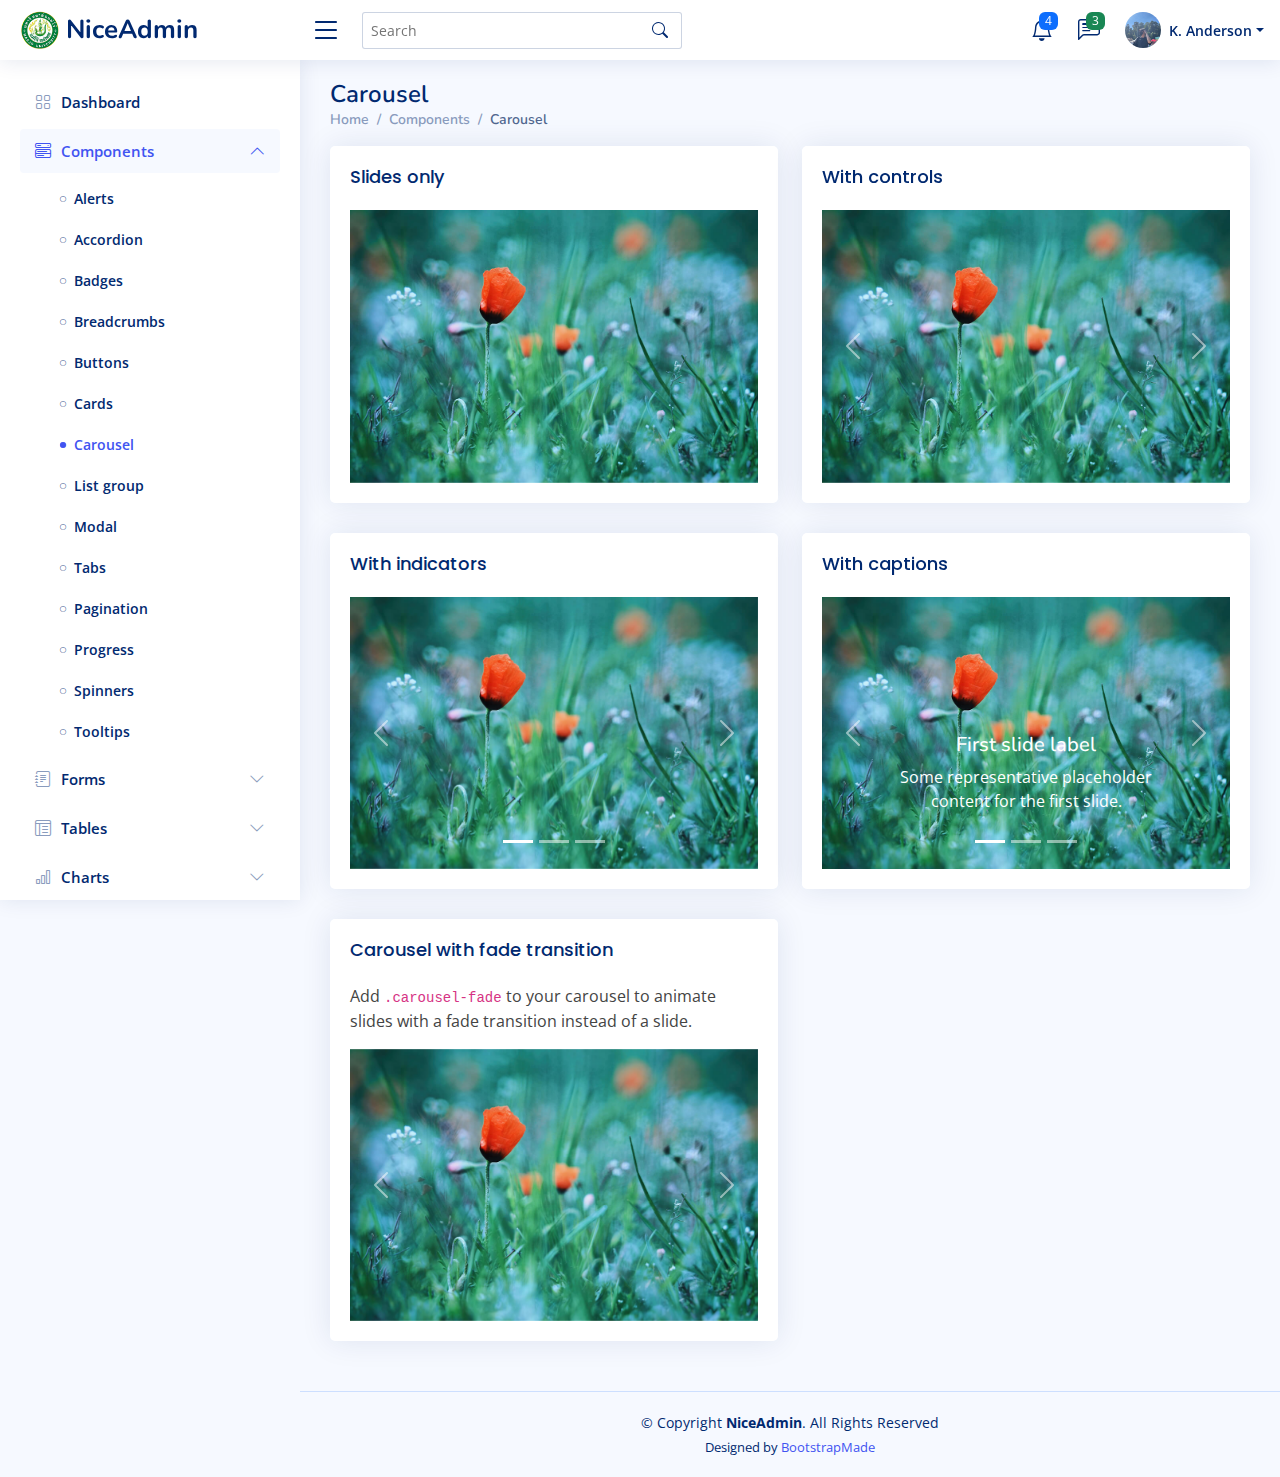
<file: components-carousel.html>
<!DOCTYPE html>
<html lang="en">

<head>
  <meta charset="utf-8">
  <meta content="width=device-width, initial-scale=1.0" name="viewport">

  <title>Components / Carousel - NiceAdmin Bootstrap Template</title>
  <meta content="" name="description">
  <meta content="" name="keywords">

  <!-- Favicons -->
  <link href="assets/img/favicon.png" rel="icon">
  <link href="assets/img/apple-touch-icon.png" rel="apple-touch-icon">

  <!-- Google Fonts -->
  <link href="https://fonts.gstatic.com" rel="preconnect">
  <link href="https://fonts.googleapis.com/css?family=Open+Sans:300,300i,400,400i,600,600i,700,700i|Nunito:300,300i,400,400i,600,600i,700,700i|Poppins:300,300i,400,400i,500,500i,600,600i,700,700i" rel="stylesheet">

  <!-- Vendor CSS Files -->
  <link href="assets/vendor/bootstrap/css/bootstrap.min.css" rel="stylesheet">
  <link href="assets/vendor/bootstrap-icons/bootstrap-icons.css" rel="stylesheet">
  <link href="assets/vendor/boxicons/css/boxicons.min.css" rel="stylesheet">
  <link href="assets/vendor/quill/quill.snow.css" rel="stylesheet">
  <link href="assets/vendor/quill/quill.bubble.css" rel="stylesheet">
  <link href="assets/vendor/remixicon/remixicon.css" rel="stylesheet">
  <link href="assets/vendor/simple-datatables/style.css" rel="stylesheet">

  <!-- Template Main CSS File -->
  <link href="assets/css/style.css" rel="stylesheet">

  <!-- =======================================================
  * Template Name: NiceAdmin - v2.5.0
  * Template URL: https://bootstrapmade.com/nice-admin-bootstrap-admin-html-template/
  * Author: BootstrapMade.com
  * License: https://bootstrapmade.com/license/
  ======================================================== -->
</head>

<body>

  <!-- ======= Header ======= -->
  <header id="header" class="header fixed-top d-flex align-items-center">

    <div class="d-flex align-items-center justify-content-between">
      <a href="index.html" class="logo d-flex align-items-center">
        <img src="assets/img/logo.png" alt="">
        <span class="d-none d-lg-block">NiceAdmin</span>
      </a>
      <i class="bi bi-list toggle-sidebar-btn"></i>
    </div><!-- End Logo -->

    <div class="search-bar">
      <form class="search-form d-flex align-items-center" method="POST" action="#">
        <input type="text" name="query" placeholder="Search" title="Enter search keyword">
        <button type="submit" title="Search"><i class="bi bi-search"></i></button>
      </form>
    </div><!-- End Search Bar -->

    <nav class="header-nav ms-auto">
      <ul class="d-flex align-items-center">

        <li class="nav-item d-block d-lg-none">
          <a class="nav-link nav-icon search-bar-toggle " href="#">
            <i class="bi bi-search"></i>
          </a>
        </li><!-- End Search Icon-->

        <li class="nav-item dropdown">

          <a class="nav-link nav-icon" href="#" data-bs-toggle="dropdown">
            <i class="bi bi-bell"></i>
            <span class="badge bg-primary badge-number">4</span>
          </a><!-- End Notification Icon -->

          <ul class="dropdown-menu dropdown-menu-end dropdown-menu-arrow notifications">
            <li class="dropdown-header">
              You have 4 new notifications
              <a href="#"><span class="badge rounded-pill bg-primary p-2 ms-2">View all</span></a>
            </li>
            <li>
              <hr class="dropdown-divider">
            </li>

            <li class="notification-item">
              <i class="bi bi-exclamation-circle text-warning"></i>
              <div>
                <h4>Lorem Ipsum</h4>
                <p>Quae dolorem earum veritatis oditseno</p>
                <p>30 min. ago</p>
              </div>
            </li>

            <li>
              <hr class="dropdown-divider">
            </li>

            <li class="notification-item">
              <i class="bi bi-x-circle text-danger"></i>
              <div>
                <h4>Atque rerum nesciunt</h4>
                <p>Quae dolorem earum veritatis oditseno</p>
                <p>1 hr. ago</p>
              </div>
            </li>

            <li>
              <hr class="dropdown-divider">
            </li>

            <li class="notification-item">
              <i class="bi bi-check-circle text-success"></i>
              <div>
                <h4>Sit rerum fuga</h4>
                <p>Quae dolorem earum veritatis oditseno</p>
                <p>2 hrs. ago</p>
              </div>
            </li>

            <li>
              <hr class="dropdown-divider">
            </li>

            <li class="notification-item">
              <i class="bi bi-info-circle text-primary"></i>
              <div>
                <h4>Dicta reprehenderit</h4>
                <p>Quae dolorem earum veritatis oditseno</p>
                <p>4 hrs. ago</p>
              </div>
            </li>

            <li>
              <hr class="dropdown-divider">
            </li>
            <li class="dropdown-footer">
              <a href="#">Show all notifications</a>
            </li>

          </ul><!-- End Notification Dropdown Items -->

        </li><!-- End Notification Nav -->

        <li class="nav-item dropdown">

          <a class="nav-link nav-icon" href="#" data-bs-toggle="dropdown">
            <i class="bi bi-chat-left-text"></i>
            <span class="badge bg-success badge-number">3</span>
          </a><!-- End Messages Icon -->

          <ul class="dropdown-menu dropdown-menu-end dropdown-menu-arrow messages">
            <li class="dropdown-header">
              You have 3 new messages
              <a href="#"><span class="badge rounded-pill bg-primary p-2 ms-2">View all</span></a>
            </li>
            <li>
              <hr class="dropdown-divider">
            </li>

            <li class="message-item">
              <a href="#">
                <img src="assets/img/messages-1.jpg" alt="" class="rounded-circle">
                <div>
                  <h4>Maria Hudson</h4>
                  <p>Velit asperiores et ducimus soluta repudiandae labore officia est ut...</p>
                  <p>4 hrs. ago</p>
                </div>
              </a>
            </li>
            <li>
              <hr class="dropdown-divider">
            </li>

            <li class="message-item">
              <a href="#">
                <img src="assets/img/messages-2.jpg" alt="" class="rounded-circle">
                <div>
                  <h4>Anna Nelson</h4>
                  <p>Velit asperiores et ducimus soluta repudiandae labore officia est ut...</p>
                  <p>6 hrs. ago</p>
                </div>
              </a>
            </li>
            <li>
              <hr class="dropdown-divider">
            </li>

            <li class="message-item">
              <a href="#">
                <img src="assets/img/messages-3.jpg" alt="" class="rounded-circle">
                <div>
                  <h4>David Muldon</h4>
                  <p>Velit asperiores et ducimus soluta repudiandae labore officia est ut...</p>
                  <p>8 hrs. ago</p>
                </div>
              </a>
            </li>
            <li>
              <hr class="dropdown-divider">
            </li>

            <li class="dropdown-footer">
              <a href="#">Show all messages</a>
            </li>

          </ul><!-- End Messages Dropdown Items -->

        </li><!-- End Messages Nav -->

        <li class="nav-item dropdown pe-3">

          <a class="nav-link nav-profile d-flex align-items-center pe-0" href="#" data-bs-toggle="dropdown">
            <img src="assets/img/profile-img.jpg" alt="Profile" class="rounded-circle">
            <span class="d-none d-md-block dropdown-toggle ps-2">K. Anderson</span>
          </a><!-- End Profile Iamge Icon -->

          <ul class="dropdown-menu dropdown-menu-end dropdown-menu-arrow profile">
            <li class="dropdown-header">
              <h6>Kevin Anderson</h6>
              <span>Web Designer</span>
            </li>
            <li>
              <hr class="dropdown-divider">
            </li>

            <li>
              <a class="dropdown-item d-flex align-items-center" href="users-profile.html">
                <i class="bi bi-person"></i>
                <span>My Profile</span>
              </a>
            </li>
            <li>
              <hr class="dropdown-divider">
            </li>

            <li>
              <a class="dropdown-item d-flex align-items-center" href="users-profile.html">
                <i class="bi bi-gear"></i>
                <span>Account Settings</span>
              </a>
            </li>
            <li>
              <hr class="dropdown-divider">
            </li>

            <li>
              <a class="dropdown-item d-flex align-items-center" href="pages-faq.html">
                <i class="bi bi-question-circle"></i>
                <span>Need Help?</span>
              </a>
            </li>
            <li>
              <hr class="dropdown-divider">
            </li>

            <li>
              <a class="dropdown-item d-flex align-items-center" href="#">
                <i class="bi bi-box-arrow-right"></i>
                <span>Sign Out</span>
              </a>
            </li>

          </ul><!-- End Profile Dropdown Items -->
        </li><!-- End Profile Nav -->

      </ul>
    </nav><!-- End Icons Navigation -->

  </header><!-- End Header -->

  <!-- ======= Sidebar ======= -->
  <aside id="sidebar" class="sidebar">

    <ul class="sidebar-nav" id="sidebar-nav">

      <li class="nav-item">
        <a class="nav-link collapsed" href="index.html">
          <i class="bi bi-grid"></i>
          <span>Dashboard</span>
        </a>
      </li><!-- End Dashboard Nav -->

      <li class="nav-item">
        <a class="nav-link " data-bs-target="#components-nav" data-bs-toggle="collapse" href="#">
          <i class="bi bi-menu-button-wide"></i><span>Components</span><i class="bi bi-chevron-down ms-auto"></i>
        </a>
        <ul id="components-nav" class="nav-content collapse show" data-bs-parent="#sidebar-nav">
          <li>
            <a href="components-alerts.html">
              <i class="bi bi-circle"></i><span>Alerts</span>
            </a>
          </li>
          <li>
            <a href="components-accordion.html">
              <i class="bi bi-circle"></i><span>Accordion</span>
            </a>
          </li>
          <li>
            <a href="components-badges.html">
              <i class="bi bi-circle"></i><span>Badges</span>
            </a>
          </li>
          <li>
            <a href="components-breadcrumbs.html">
              <i class="bi bi-circle"></i><span>Breadcrumbs</span>
            </a>
          </li>
          <li>
            <a href="components-buttons.html">
              <i class="bi bi-circle"></i><span>Buttons</span>
            </a>
          </li>
          <li>
            <a href="components-cards.html">
              <i class="bi bi-circle"></i><span>Cards</span>
            </a>
          </li>
          <li>
            <a href="components-carousel.html" class="active">
              <i class="bi bi-circle"></i><span>Carousel</span>
            </a>
          </li>
          <li>
            <a href="components-list-group.html">
              <i class="bi bi-circle"></i><span>List group</span>
            </a>
          </li>
          <li>
            <a href="components-modal.html">
              <i class="bi bi-circle"></i><span>Modal</span>
            </a>
          </li>
          <li>
            <a href="components-tabs.html">
              <i class="bi bi-circle"></i><span>Tabs</span>
            </a>
          </li>
          <li>
            <a href="components-pagination.html">
              <i class="bi bi-circle"></i><span>Pagination</span>
            </a>
          </li>
          <li>
            <a href="components-progress.html">
              <i class="bi bi-circle"></i><span>Progress</span>
            </a>
          </li>
          <li>
            <a href="components-spinners.html">
              <i class="bi bi-circle"></i><span>Spinners</span>
            </a>
          </li>
          <li>
            <a href="components-tooltips.html">
              <i class="bi bi-circle"></i><span>Tooltips</span>
            </a>
          </li>
        </ul>
      </li><!-- End Components Nav -->

      <li class="nav-item">
        <a class="nav-link collapsed" data-bs-target="#forms-nav" data-bs-toggle="collapse" href="#">
          <i class="bi bi-journal-text"></i><span>Forms</span><i class="bi bi-chevron-down ms-auto"></i>
        </a>
        <ul id="forms-nav" class="nav-content collapse " data-bs-parent="#sidebar-nav">
          <li>
            <a href="forms-elements.html">
              <i class="bi bi-circle"></i><span>Form Elements</span>
            </a>
          </li>
          <li>
            <a href="forms-layouts.html">
              <i class="bi bi-circle"></i><span>Form Layouts</span>
            </a>
          </li>
          <li>
            <a href="forms-editors.html">
              <i class="bi bi-circle"></i><span>Form Editors</span>
            </a>
          </li>
          <li>
            <a href="forms-validation.html">
              <i class="bi bi-circle"></i><span>Form Validation</span>
            </a>
          </li>
        </ul>
      </li><!-- End Forms Nav -->

      <li class="nav-item">
        <a class="nav-link collapsed" data-bs-target="#tables-nav" data-bs-toggle="collapse" href="#">
          <i class="bi bi-layout-text-window-reverse"></i><span>Tables</span><i class="bi bi-chevron-down ms-auto"></i>
        </a>
        <ul id="tables-nav" class="nav-content collapse " data-bs-parent="#sidebar-nav">
          <li>
            <a href="tables-general.html">
              <i class="bi bi-circle"></i><span>General Tables</span>
            </a>
          </li>
          <li>
            <a href="tables-data.html">
              <i class="bi bi-circle"></i><span>Data Tables</span>
            </a>
          </li>
        </ul>
      </li><!-- End Tables Nav -->

      <li class="nav-item">
        <a class="nav-link collapsed" data-bs-target="#charts-nav" data-bs-toggle="collapse" href="#">
          <i class="bi bi-bar-chart"></i><span>Charts</span><i class="bi bi-chevron-down ms-auto"></i>
        </a>
        <ul id="charts-nav" class="nav-content collapse " data-bs-parent="#sidebar-nav">
          <li>
            <a href="charts-chartjs.html">
              <i class="bi bi-circle"></i><span>Chart.js</span>
            </a>
          </li>
          <li>
            <a href="charts-apexcharts.html">
              <i class="bi bi-circle"></i><span>ApexCharts</span>
            </a>
          </li>
          <li>
            <a href="charts-echarts.html">
              <i class="bi bi-circle"></i><span>ECharts</span>
            </a>
          </li>
        </ul>
      </li><!-- End Charts Nav -->

      <li class="nav-item">
        <a class="nav-link collapsed" data-bs-target="#icons-nav" data-bs-toggle="collapse" href="#">
          <i class="bi bi-gem"></i><span>Icons</span><i class="bi bi-chevron-down ms-auto"></i>
        </a>
        <ul id="icons-nav" class="nav-content collapse " data-bs-parent="#sidebar-nav">
          <li>
            <a href="icons-bootstrap.html">
              <i class="bi bi-circle"></i><span>Bootstrap Icons</span>
            </a>
          </li>
          <li>
            <a href="icons-remix.html">
              <i class="bi bi-circle"></i><span>Remix Icons</span>
            </a>
          </li>
          <li>
            <a href="icons-boxicons.html">
              <i class="bi bi-circle"></i><span>Boxicons</span>
            </a>
          </li>
        </ul>
      </li><!-- End Icons Nav -->

      <li class="nav-heading">Pages</li>

      <li class="nav-item">
        <a class="nav-link collapsed" href="users-profile.html">
          <i class="bi bi-person"></i>
          <span>Profile</span>
        </a>
      </li><!-- End Profile Page Nav -->

      <li class="nav-item">
        <a class="nav-link collapsed" href="pages-faq.html">
          <i class="bi bi-question-circle"></i>
          <span>F.A.Q</span>
        </a>
      </li><!-- End F.A.Q Page Nav -->

      <li class="nav-item">
        <a class="nav-link collapsed" href="pages-contact.html">
          <i class="bi bi-envelope"></i>
          <span>Contact</span>
        </a>
      </li><!-- End Contact Page Nav -->

      <li class="nav-item">
        <a class="nav-link collapsed" href="pages-register.html">
          <i class="bi bi-card-list"></i>
          <span>Register</span>
        </a>
      </li><!-- End Register Page Nav -->

      <li class="nav-item">
        <a class="nav-link collapsed" href="pages-login.html">
          <i class="bi bi-box-arrow-in-right"></i>
          <span>Login</span>
        </a>
      </li><!-- End Login Page Nav -->

      <li class="nav-item">
        <a class="nav-link collapsed" href="pages-error-404.html">
          <i class="bi bi-dash-circle"></i>
          <span>Error 404</span>
        </a>
      </li><!-- End Error 404 Page Nav -->

      <li class="nav-item">
        <a class="nav-link collapsed" href="pages-blank.html">
          <i class="bi bi-file-earmark"></i>
          <span>Blank</span>
        </a>
      </li><!-- End Blank Page Nav -->

    </ul>

  </aside><!-- End Sidebar-->

  <main id="main" class="main">

    <div class="pagetitle">
      <h1>Carousel</h1>
      <nav>
        <ol class="breadcrumb">
          <li class="breadcrumb-item"><a href="index.html">Home</a></li>
          <li class="breadcrumb-item">Components</li>
          <li class="breadcrumb-item active">Carousel</li>
        </ol>
      </nav>
    </div><!-- End Page Title -->

    <section class="section">
      <div class="row">
        <div class="col-lg-6">

          <div class="card">
            <div class="card-body">
              <h5 class="card-title">Slides only</h5>

              <!-- Slides only carousel -->
              <div id="carouselExampleSlidesOnly" class="carousel slide" data-bs-ride="carousel">
                <div class="carousel-inner">
                  <div class="carousel-item active">
                    <img src="assets/img/slides-1.jpg" class="d-block w-100" alt="...">
                  </div>
                  <div class="carousel-item">
                    <img src="assets/img/slides-2.jpg" class="d-block w-100" alt="...">
                  </div>
                  <div class="carousel-item">
                    <img src="assets/img/slides-3.jpg" class="d-block w-100" alt="...">
                  </div>
                </div>
              </div><!-- End Slides only carousel-->

            </div>
          </div>

          <div class="card">
            <div class="card-body">
              <h5 class="card-title">With indicators</h5>

              <!-- Slides with indicators -->
              <div id="carouselExampleIndicators" class="carousel slide" data-bs-ride="carousel">
                <div class="carousel-indicators">
                  <button type="button" data-bs-target="#carouselExampleIndicators" data-bs-slide-to="0" class="active" aria-current="true" aria-label="Slide 1"></button>
                  <button type="button" data-bs-target="#carouselExampleIndicators" data-bs-slide-to="1" aria-label="Slide 2"></button>
                  <button type="button" data-bs-target="#carouselExampleIndicators" data-bs-slide-to="2" aria-label="Slide 3"></button>
                </div>
                <div class="carousel-inner">
                  <div class="carousel-item active">
                    <img src="assets/img/slides-1.jpg" class="d-block w-100" alt="...">
                  </div>
                  <div class="carousel-item">
                    <img src="assets/img/slides-2.jpg" class="d-block w-100" alt="...">
                  </div>
                  <div class="carousel-item">
                    <img src="assets/img/slides-3.jpg" class="d-block w-100" alt="...">
                  </div>
                </div>

                <button class="carousel-control-prev" type="button" data-bs-target="#carouselExampleIndicators" data-bs-slide="prev">
                  <span class="carousel-control-prev-icon" aria-hidden="true"></span>
                  <span class="visually-hidden">Previous</span>
                </button>
                <button class="carousel-control-next" type="button" data-bs-target="#carouselExampleIndicators" data-bs-slide="next">
                  <span class="carousel-control-next-icon" aria-hidden="true"></span>
                  <span class="visually-hidden">Next</span>
                </button>

              </div><!-- End Slides with indicators -->

            </div>
          </div>

          <div class="card">
            <div class="card-body">
              <h5 class="card-title">Carousel with fade transition</h5>
              <p>Add <code>.carousel-fade</code> to your carousel to animate slides with a fade transition instead of a slide.</p>

              <!-- Slides with fade transition -->
              <div id="carouselExampleFade" class="carousel slide carousel-fade" data-bs-ride="carousel">
                <div class="carousel-inner">
                  <div class="carousel-item active">
                    <img src="assets/img/slides-1.jpg" class="d-block w-100" alt="...">
                  </div>
                  <div class="carousel-item">
                    <img src="assets/img/slides-2.jpg" class="d-block w-100" alt="...">
                  </div>
                  <div class="carousel-item">
                    <img src="assets/img/slides-3.jpg" class="d-block w-100" alt="...">
                  </div>
                </div>

                <button class="carousel-control-prev" type="button" data-bs-target="#carouselExampleFade" data-bs-slide="prev">
                  <span class="carousel-control-prev-icon" aria-hidden="true"></span>
                  <span class="visually-hidden">Previous</span>
                </button>
                <button class="carousel-control-next" type="button" data-bs-target="#carouselExampleFade" data-bs-slide="next">
                  <span class="carousel-control-next-icon" aria-hidden="true"></span>
                  <span class="visually-hidden">Next</span>
                </button>

              </div><!-- End Slides with fade transition -->

            </div>
          </div>

        </div>

        <div class="col-lg-6">

          <div class="card">
            <div class="card-body">
              <h5 class="card-title">With controls</h5>

              <!-- Slides with controls -->
              <div id="carouselExampleControls" class="carousel slide" data-bs-ride="carousel">
                <div class="carousel-inner">
                  <div class="carousel-item active">
                    <img src="assets/img/slides-1.jpg" class="d-block w-100" alt="...">
                  </div>
                  <div class="carousel-item">
                    <img src="assets/img/slides-2.jpg" class="d-block w-100" alt="...">
                  </div>
                  <div class="carousel-item">
                    <img src="assets/img/slides-3.jpg" class="d-block w-100" alt="...">
                  </div>
                </div>

                <button class="carousel-control-prev" type="button" data-bs-target="#carouselExampleControls" data-bs-slide="prev">
                  <span class="carousel-control-prev-icon" aria-hidden="true"></span>
                  <span class="visually-hidden">Previous</span>
                </button>
                <button class="carousel-control-next" type="button" data-bs-target="#carouselExampleControls" data-bs-slide="next">
                  <span class="carousel-control-next-icon" aria-hidden="true"></span>
                  <span class="visually-hidden">Next</span>
                </button>

              </div><!-- End Slides with controls -->

            </div>
          </div>

          <div class="card">
            <div class="card-body">
              <h5 class="card-title">With captions</h5>

              <!-- Slides with captions -->
              <div id="carouselExampleCaptions" class="carousel slide" data-bs-ride="carousel">
                <div class="carousel-indicators">
                  <button type="button" data-bs-target="#carouselExampleCaptions" data-bs-slide-to="0" class="active" aria-current="true" aria-label="Slide 1"></button>
                  <button type="button" data-bs-target="#carouselExampleCaptions" data-bs-slide-to="1" aria-label="Slide 2"></button>
                  <button type="button" data-bs-target="#carouselExampleCaptions" data-bs-slide-to="2" aria-label="Slide 3"></button>
                </div>
                <div class="carousel-inner">
                  <div class="carousel-item active">
                    <img src="assets/img/slides-1.jpg" class="d-block w-100" alt="...">
                    <div class="carousel-caption d-none d-md-block">
                      <h5>First slide label</h5>
                      <p>Some representative placeholder content for the first slide.</p>
                    </div>
                  </div>
                  <div class="carousel-item">
                    <img src="assets/img/slides-2.jpg" class="d-block w-100" alt="...">
                    <div class="carousel-caption d-none d-md-block">
                      <h5>Second slide label</h5>
                      <p>Some representative placeholder content for the second slide.</p>
                    </div>
                  </div>
                  <div class="carousel-item">
                    <img src="assets/img/slides-3.jpg" class="d-block w-100" alt="...">
                    <div class="carousel-caption d-none d-md-block">
                      <h5>Third slide label</h5>
                      <p>Some representative placeholder content for the third slide.</p>
                    </div>
                  </div>
                </div>

                <button class="carousel-control-prev" type="button" data-bs-target="#carouselExampleCaptions" data-bs-slide="prev">
                  <span class="carousel-control-prev-icon" aria-hidden="true"></span>
                  <span class="visually-hidden">Previous</span>
                </button>
                <button class="carousel-control-next" type="button" data-bs-target="#carouselExampleCaptions" data-bs-slide="next">
                  <span class="carousel-control-next-icon" aria-hidden="true"></span>
                  <span class="visually-hidden">Next</span>
                </button>

              </div><!-- End Slides with captions -->

            </div>
          </div>

        </div>
      </div>
    </section>

  </main><!-- End #main -->

  <!-- ======= Footer ======= -->
  <footer id="footer" class="footer">
    <div class="copyright">
      &copy; Copyright <strong><span>NiceAdmin</span></strong>. All Rights Reserved
    </div>
    <div class="credits">
      <!-- All the links in the footer should remain intact. -->
      <!-- You can delete the links only if you purchased the pro version. -->
      <!-- Licensing information: https://bootstrapmade.com/license/ -->
      <!-- Purchase the pro version with working PHP/AJAX contact form: https://bootstrapmade.com/nice-admin-bootstrap-admin-html-template/ -->
      Designed by <a href="https://bootstrapmade.com/">BootstrapMade</a>
    </div>
  </footer><!-- End Footer -->

  <a href="#" class="back-to-top d-flex align-items-center justify-content-center"><i class="bi bi-arrow-up-short"></i></a>

  <!-- Vendor JS Files -->
  <script src="assets/vendor/apexcharts/apexcharts.min.js"></script>
  <script src="assets/vendor/bootstrap/js/bootstrap.bundle.min.js"></script>
  <script src="assets/vendor/chart.js/chart.umd.js"></script>
  <script src="assets/vendor/echarts/echarts.min.js"></script>
  <script src="assets/vendor/quill/quill.min.js"></script>
  <script src="assets/vendor/simple-datatables/simple-datatables.js"></script>
  <script src="assets/vendor/tinymce/tinymce.min.js"></script>
  <script src="assets/vendor/php-email-form/validate.js"></script>

  <!-- Template Main JS File -->
  <script src="assets/js/main.js"></script>

</body>

</html>
</file>
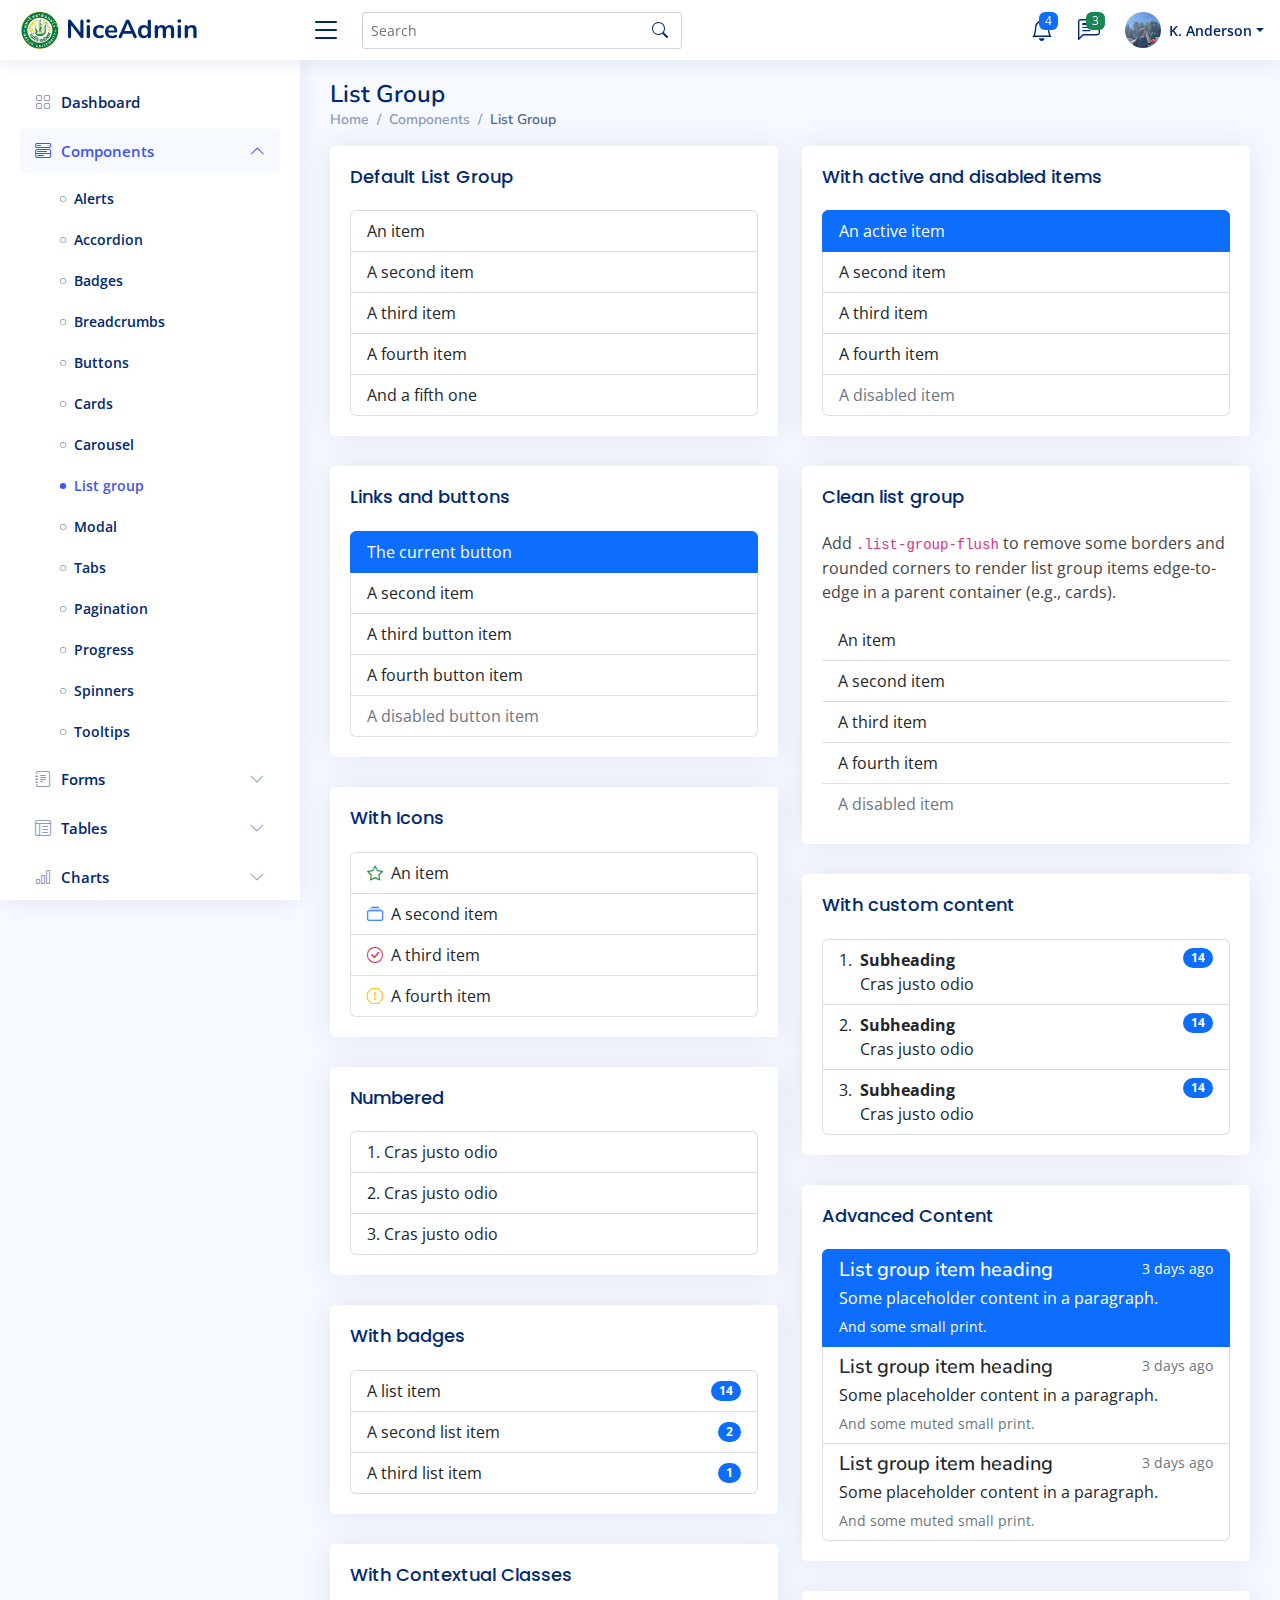
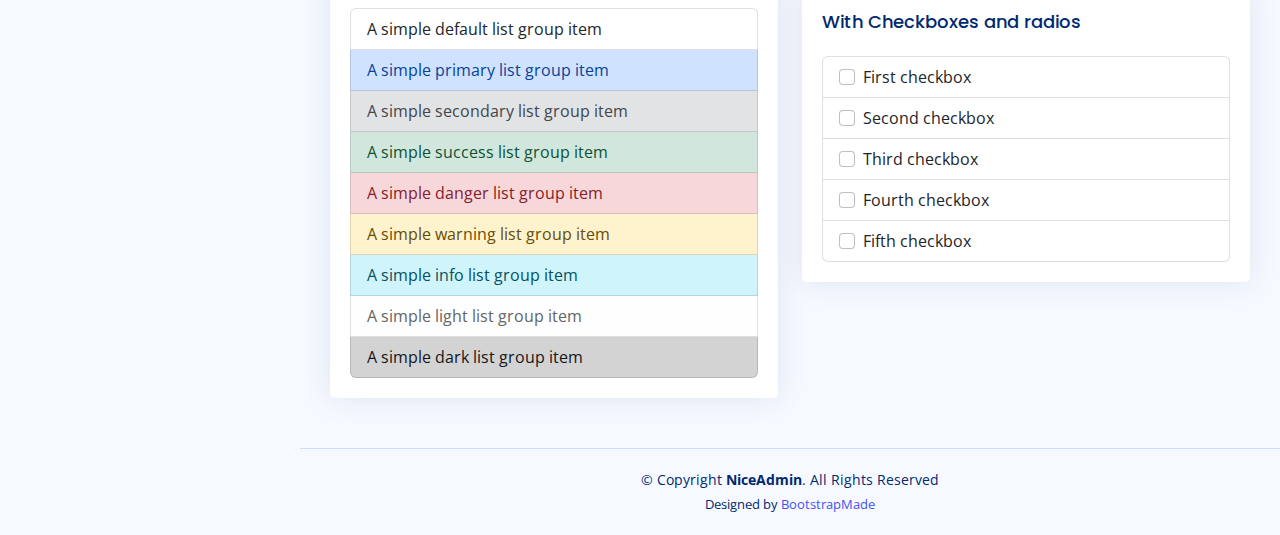
<file: components-list-group.html>
<!DOCTYPE html>
<html lang="en">

<head>
  <meta charset="utf-8">
  <meta content="width=device-width, initial-scale=1.0" name="viewport">

  <title>Components / List Group - NiceAdmin Bootstrap Template</title>
  <meta content="" name="description">
  <meta content="" name="keywords">

  <!-- Favicons -->
  <link href="assets/img/favicon.png" rel="icon">
  <link href="assets/img/apple-touch-icon.png" rel="apple-touch-icon">

  <!-- Google Fonts -->
  <link href="https://fonts.gstatic.com" rel="preconnect">
  <link href="https://fonts.googleapis.com/css?family=Open+Sans:300,300i,400,400i,600,600i,700,700i|Nunito:300,300i,400,400i,600,600i,700,700i|Poppins:300,300i,400,400i,500,500i,600,600i,700,700i" rel="stylesheet">

  <!-- Vendor CSS Files -->
  <link href="assets/vendor/bootstrap/css/bootstrap.min.css" rel="stylesheet">
  <link href="assets/vendor/bootstrap-icons/bootstrap-icons.css" rel="stylesheet">
  <link href="assets/vendor/boxicons/css/boxicons.min.css" rel="stylesheet">
  <link href="assets/vendor/quill/quill.snow.css" rel="stylesheet">
  <link href="assets/vendor/quill/quill.bubble.css" rel="stylesheet">
  <link href="assets/vendor/remixicon/remixicon.css" rel="stylesheet">
  <link href="assets/vendor/simple-datatables/style.css" rel="stylesheet">

  <!-- Template Main CSS File -->
  <link href="assets/css/style.css" rel="stylesheet">

  <!-- =======================================================
  * Template Name: NiceAdmin - v2.5.0
  * Template URL: https://bootstrapmade.com/nice-admin-bootstrap-admin-html-template/
  * Author: BootstrapMade.com
  * License: https://bootstrapmade.com/license/
  ======================================================== -->
</head>

<body>

  <!-- ======= Header ======= -->
  <header id="header" class="header fixed-top d-flex align-items-center">

    <div class="d-flex align-items-center justify-content-between">
      <a href="index.html" class="logo d-flex align-items-center">
        <img src="assets/img/logo.png" alt="">
        <span class="d-none d-lg-block">NiceAdmin</span>
      </a>
      <i class="bi bi-list toggle-sidebar-btn"></i>
    </div><!-- End Logo -->

    <div class="search-bar">
      <form class="search-form d-flex align-items-center" method="POST" action="#">
        <input type="text" name="query" placeholder="Search" title="Enter search keyword">
        <button type="submit" title="Search"><i class="bi bi-search"></i></button>
      </form>
    </div><!-- End Search Bar -->

    <nav class="header-nav ms-auto">
      <ul class="d-flex align-items-center">

        <li class="nav-item d-block d-lg-none">
          <a class="nav-link nav-icon search-bar-toggle " href="#">
            <i class="bi bi-search"></i>
          </a>
        </li><!-- End Search Icon-->

        <li class="nav-item dropdown">

          <a class="nav-link nav-icon" href="#" data-bs-toggle="dropdown">
            <i class="bi bi-bell"></i>
            <span class="badge bg-primary badge-number">4</span>
          </a><!-- End Notification Icon -->

          <ul class="dropdown-menu dropdown-menu-end dropdown-menu-arrow notifications">
            <li class="dropdown-header">
              You have 4 new notifications
              <a href="#"><span class="badge rounded-pill bg-primary p-2 ms-2">View all</span></a>
            </li>
            <li>
              <hr class="dropdown-divider">
            </li>

            <li class="notification-item">
              <i class="bi bi-exclamation-circle text-warning"></i>
              <div>
                <h4>Lorem Ipsum</h4>
                <p>Quae dolorem earum veritatis oditseno</p>
                <p>30 min. ago</p>
              </div>
            </li>

            <li>
              <hr class="dropdown-divider">
            </li>

            <li class="notification-item">
              <i class="bi bi-x-circle text-danger"></i>
              <div>
                <h4>Atque rerum nesciunt</h4>
                <p>Quae dolorem earum veritatis oditseno</p>
                <p>1 hr. ago</p>
              </div>
            </li>

            <li>
              <hr class="dropdown-divider">
            </li>

            <li class="notification-item">
              <i class="bi bi-check-circle text-success"></i>
              <div>
                <h4>Sit rerum fuga</h4>
                <p>Quae dolorem earum veritatis oditseno</p>
                <p>2 hrs. ago</p>
              </div>
            </li>

            <li>
              <hr class="dropdown-divider">
            </li>

            <li class="notification-item">
              <i class="bi bi-info-circle text-primary"></i>
              <div>
                <h4>Dicta reprehenderit</h4>
                <p>Quae dolorem earum veritatis oditseno</p>
                <p>4 hrs. ago</p>
              </div>
            </li>

            <li>
              <hr class="dropdown-divider">
            </li>
            <li class="dropdown-footer">
              <a href="#">Show all notifications</a>
            </li>

          </ul><!-- End Notification Dropdown Items -->

        </li><!-- End Notification Nav -->

        <li class="nav-item dropdown">

          <a class="nav-link nav-icon" href="#" data-bs-toggle="dropdown">
            <i class="bi bi-chat-left-text"></i>
            <span class="badge bg-success badge-number">3</span>
          </a><!-- End Messages Icon -->

          <ul class="dropdown-menu dropdown-menu-end dropdown-menu-arrow messages">
            <li class="dropdown-header">
              You have 3 new messages
              <a href="#"><span class="badge rounded-pill bg-primary p-2 ms-2">View all</span></a>
            </li>
            <li>
              <hr class="dropdown-divider">
            </li>

            <li class="message-item">
              <a href="#">
                <img src="assets/img/messages-1.jpg" alt="" class="rounded-circle">
                <div>
                  <h4>Maria Hudson</h4>
                  <p>Velit asperiores et ducimus soluta repudiandae labore officia est ut...</p>
                  <p>4 hrs. ago</p>
                </div>
              </a>
            </li>
            <li>
              <hr class="dropdown-divider">
            </li>

            <li class="message-item">
              <a href="#">
                <img src="assets/img/messages-2.jpg" alt="" class="rounded-circle">
                <div>
                  <h4>Anna Nelson</h4>
                  <p>Velit asperiores et ducimus soluta repudiandae labore officia est ut...</p>
                  <p>6 hrs. ago</p>
                </div>
              </a>
            </li>
            <li>
              <hr class="dropdown-divider">
            </li>

            <li class="message-item">
              <a href="#">
                <img src="assets/img/messages-3.jpg" alt="" class="rounded-circle">
                <div>
                  <h4>David Muldon</h4>
                  <p>Velit asperiores et ducimus soluta repudiandae labore officia est ut...</p>
                  <p>8 hrs. ago</p>
                </div>
              </a>
            </li>
            <li>
              <hr class="dropdown-divider">
            </li>

            <li class="dropdown-footer">
              <a href="#">Show all messages</a>
            </li>

          </ul><!-- End Messages Dropdown Items -->

        </li><!-- End Messages Nav -->

        <li class="nav-item dropdown pe-3">

          <a class="nav-link nav-profile d-flex align-items-center pe-0" href="#" data-bs-toggle="dropdown">
            <img src="assets/img/profile-img.jpg" alt="Profile" class="rounded-circle">
            <span class="d-none d-md-block dropdown-toggle ps-2">K. Anderson</span>
          </a><!-- End Profile Iamge Icon -->

          <ul class="dropdown-menu dropdown-menu-end dropdown-menu-arrow profile">
            <li class="dropdown-header">
              <h6>Kevin Anderson</h6>
              <span>Web Designer</span>
            </li>
            <li>
              <hr class="dropdown-divider">
            </li>

            <li>
              <a class="dropdown-item d-flex align-items-center" href="users-profile.html">
                <i class="bi bi-person"></i>
                <span>My Profile</span>
              </a>
            </li>
            <li>
              <hr class="dropdown-divider">
            </li>

            <li>
              <a class="dropdown-item d-flex align-items-center" href="users-profile.html">
                <i class="bi bi-gear"></i>
                <span>Account Settings</span>
              </a>
            </li>
            <li>
              <hr class="dropdown-divider">
            </li>

            <li>
              <a class="dropdown-item d-flex align-items-center" href="pages-faq.html">
                <i class="bi bi-question-circle"></i>
                <span>Need Help?</span>
              </a>
            </li>
            <li>
              <hr class="dropdown-divider">
            </li>

            <li>
              <a class="dropdown-item d-flex align-items-center" href="#">
                <i class="bi bi-box-arrow-right"></i>
                <span>Sign Out</span>
              </a>
            </li>

          </ul><!-- End Profile Dropdown Items -->
        </li><!-- End Profile Nav -->

      </ul>
    </nav><!-- End Icons Navigation -->

  </header><!-- End Header -->

  <!-- ======= Sidebar ======= -->
  <aside id="sidebar" class="sidebar">

    <ul class="sidebar-nav" id="sidebar-nav">

      <li class="nav-item">
        <a class="nav-link collapsed" href="index.html">
          <i class="bi bi-grid"></i>
          <span>Dashboard</span>
        </a>
      </li><!-- End Dashboard Nav -->

      <li class="nav-item">
        <a class="nav-link " data-bs-target="#components-nav" data-bs-toggle="collapse" href="#">
          <i class="bi bi-menu-button-wide"></i><span>Components</span><i class="bi bi-chevron-down ms-auto"></i>
        </a>
        <ul id="components-nav" class="nav-content collapse show" data-bs-parent="#sidebar-nav">
          <li>
            <a href="components-alerts.html">
              <i class="bi bi-circle"></i><span>Alerts</span>
            </a>
          </li>
          <li>
            <a href="components-accordion.html">
              <i class="bi bi-circle"></i><span>Accordion</span>
            </a>
          </li>
          <li>
            <a href="components-badges.html">
              <i class="bi bi-circle"></i><span>Badges</span>
            </a>
          </li>
          <li>
            <a href="components-breadcrumbs.html">
              <i class="bi bi-circle"></i><span>Breadcrumbs</span>
            </a>
          </li>
          <li>
            <a href="components-buttons.html">
              <i class="bi bi-circle"></i><span>Buttons</span>
            </a>
          </li>
          <li>
            <a href="components-cards.html">
              <i class="bi bi-circle"></i><span>Cards</span>
            </a>
          </li>
          <li>
            <a href="components-carousel.html">
              <i class="bi bi-circle"></i><span>Carousel</span>
            </a>
          </li>
          <li>
            <a href="components-list-group.html" class="active">
              <i class="bi bi-circle"></i><span>List group</span>
            </a>
          </li>
          <li>
            <a href="components-modal.html">
              <i class="bi bi-circle"></i><span>Modal</span>
            </a>
          </li>
          <li>
            <a href="components-tabs.html">
              <i class="bi bi-circle"></i><span>Tabs</span>
            </a>
          </li>
          <li>
            <a href="components-pagination.html">
              <i class="bi bi-circle"></i><span>Pagination</span>
            </a>
          </li>
          <li>
            <a href="components-progress.html">
              <i class="bi bi-circle"></i><span>Progress</span>
            </a>
          </li>
          <li>
            <a href="components-spinners.html">
              <i class="bi bi-circle"></i><span>Spinners</span>
            </a>
          </li>
          <li>
            <a href="components-tooltips.html">
              <i class="bi bi-circle"></i><span>Tooltips</span>
            </a>
          </li>
        </ul>
      </li><!-- End Components Nav -->

      <li class="nav-item">
        <a class="nav-link collapsed" data-bs-target="#forms-nav" data-bs-toggle="collapse" href="#">
          <i class="bi bi-journal-text"></i><span>Forms</span><i class="bi bi-chevron-down ms-auto"></i>
        </a>
        <ul id="forms-nav" class="nav-content collapse " data-bs-parent="#sidebar-nav">
          <li>
            <a href="forms-elements.html">
              <i class="bi bi-circle"></i><span>Form Elements</span>
            </a>
          </li>
          <li>
            <a href="forms-layouts.html">
              <i class="bi bi-circle"></i><span>Form Layouts</span>
            </a>
          </li>
          <li>
            <a href="forms-editors.html">
              <i class="bi bi-circle"></i><span>Form Editors</span>
            </a>
          </li>
          <li>
            <a href="forms-validation.html">
              <i class="bi bi-circle"></i><span>Form Validation</span>
            </a>
          </li>
        </ul>
      </li><!-- End Forms Nav -->

      <li class="nav-item">
        <a class="nav-link collapsed" data-bs-target="#tables-nav" data-bs-toggle="collapse" href="#">
          <i class="bi bi-layout-text-window-reverse"></i><span>Tables</span><i class="bi bi-chevron-down ms-auto"></i>
        </a>
        <ul id="tables-nav" class="nav-content collapse " data-bs-parent="#sidebar-nav">
          <li>
            <a href="tables-general.html">
              <i class="bi bi-circle"></i><span>General Tables</span>
            </a>
          </li>
          <li>
            <a href="tables-data.html">
              <i class="bi bi-circle"></i><span>Data Tables</span>
            </a>
          </li>
        </ul>
      </li><!-- End Tables Nav -->

      <li class="nav-item">
        <a class="nav-link collapsed" data-bs-target="#charts-nav" data-bs-toggle="collapse" href="#">
          <i class="bi bi-bar-chart"></i><span>Charts</span><i class="bi bi-chevron-down ms-auto"></i>
        </a>
        <ul id="charts-nav" class="nav-content collapse " data-bs-parent="#sidebar-nav">
          <li>
            <a href="charts-chartjs.html">
              <i class="bi bi-circle"></i><span>Chart.js</span>
            </a>
          </li>
          <li>
            <a href="charts-apexcharts.html">
              <i class="bi bi-circle"></i><span>ApexCharts</span>
            </a>
          </li>
          <li>
            <a href="charts-echarts.html">
              <i class="bi bi-circle"></i><span>ECharts</span>
            </a>
          </li>
        </ul>
      </li><!-- End Charts Nav -->

      <li class="nav-item">
        <a class="nav-link collapsed" data-bs-target="#icons-nav" data-bs-toggle="collapse" href="#">
          <i class="bi bi-gem"></i><span>Icons</span><i class="bi bi-chevron-down ms-auto"></i>
        </a>
        <ul id="icons-nav" class="nav-content collapse " data-bs-parent="#sidebar-nav">
          <li>
            <a href="icons-bootstrap.html">
              <i class="bi bi-circle"></i><span>Bootstrap Icons</span>
            </a>
          </li>
          <li>
            <a href="icons-remix.html">
              <i class="bi bi-circle"></i><span>Remix Icons</span>
            </a>
          </li>
          <li>
            <a href="icons-boxicons.html">
              <i class="bi bi-circle"></i><span>Boxicons</span>
            </a>
          </li>
        </ul>
      </li><!-- End Icons Nav -->

      <li class="nav-heading">Pages</li>

      <li class="nav-item">
        <a class="nav-link collapsed" href="users-profile.html">
          <i class="bi bi-person"></i>
          <span>Profile</span>
        </a>
      </li><!-- End Profile Page Nav -->

      <li class="nav-item">
        <a class="nav-link collapsed" href="pages-faq.html">
          <i class="bi bi-question-circle"></i>
          <span>F.A.Q</span>
        </a>
      </li><!-- End F.A.Q Page Nav -->

      <li class="nav-item">
        <a class="nav-link collapsed" href="pages-contact.html">
          <i class="bi bi-envelope"></i>
          <span>Contact</span>
        </a>
      </li><!-- End Contact Page Nav -->

      <li class="nav-item">
        <a class="nav-link collapsed" href="pages-register.html">
          <i class="bi bi-card-list"></i>
          <span>Register</span>
        </a>
      </li><!-- End Register Page Nav -->

      <li class="nav-item">
        <a class="nav-link collapsed" href="pages-login.html">
          <i class="bi bi-box-arrow-in-right"></i>
          <span>Login</span>
        </a>
      </li><!-- End Login Page Nav -->

      <li class="nav-item">
        <a class="nav-link collapsed" href="pages-error-404.html">
          <i class="bi bi-dash-circle"></i>
          <span>Error 404</span>
        </a>
      </li><!-- End Error 404 Page Nav -->

      <li class="nav-item">
        <a class="nav-link collapsed" href="pages-blank.html">
          <i class="bi bi-file-earmark"></i>
          <span>Blank</span>
        </a>
      </li><!-- End Blank Page Nav -->

    </ul>

  </aside><!-- End Sidebar-->

  <main id="main" class="main">

    <div class="pagetitle">
      <h1>List Group</h1>
      <nav>
        <ol class="breadcrumb">
          <li class="breadcrumb-item"><a href="index.html">Home</a></li>
          <li class="breadcrumb-item">Components</li>
          <li class="breadcrumb-item active">List Group</li>
        </ol>
      </nav>
    </div><!-- End Page Title -->

    <section class="section">
      <div class="row">
        <div class="col-lg-6">

          <div class="card">
            <div class="card-body">
              <h5 class="card-title">Default List Group</h5>

              <!-- Default List group -->
              <ul class="list-group">
                <li class="list-group-item">An item</li>
                <li class="list-group-item">A second item</li>
                <li class="list-group-item">A third item</li>
                <li class="list-group-item">A fourth item</li>
                <li class="list-group-item">And a fifth one</li>
              </ul><!-- End Default List group -->

            </div>
          </div>

          <div class="card">
            <div class="card-body">
              <h5 class="card-title">Links and buttons</h5>

              <!-- List group with Links and buttons -->
              <div class="list-group">
                <button type="button" class="list-group-item list-group-item-action active" aria-current="true">
                  The current button
                </button>
                <button type="button" class="list-group-item list-group-item-action">A second item</button>
                <button type="button" class="list-group-item list-group-item-action">A third button item</button>
                <button type="button" class="list-group-item list-group-item-action">A fourth button item</button>
                <button type="button" class="list-group-item list-group-item-action" disabled>A disabled button item</button>
              </div><!-- End List group with Links and buttons -->

            </div>
          </div>

          <div class="card">
            <div class="card-body">
              <h5 class="card-title">With Icons</h5>

              <!-- List group With Icons -->
              <ul class="list-group">
                <li class="list-group-item"><i class="bi bi-star me-1 text-success"></i> An item</li>
                <li class="list-group-item"><i class="bi bi-collection me-1 text-primary"></i> A second item</li>
                <li class="list-group-item"><i class="bi bi-check-circle me-1 text-danger"></i> A third item</li>
                <li class="list-group-item"><i class="bi bi-exclamation-octagon me-1 text-warning"></i> A fourth item</li>
              </ul><!-- End List group With Icons -->

            </div>
          </div>

          <div class="card">
            <div class="card-body">
              <h5 class="card-title">Numbered</h5>

              <!-- List group Numbered -->
              <ol class="list-group list-group-numbered">
                <li class="list-group-item">Cras justo odio</li>
                <li class="list-group-item">Cras justo odio</li>
                <li class="list-group-item">Cras justo odio</li>
              </ol><!-- End List group Numbered -->

            </div>
          </div>

          <div class="card">
            <div class="card-body">
              <h5 class="card-title">With badges</h5>

              <!-- List group With badges -->
              <ul class="list-group">
                <li class="list-group-item d-flex justify-content-between align-items-center">
                  A list item
                  <span class="badge bg-primary rounded-pill">14</span>
                </li>
                <li class="list-group-item d-flex justify-content-between align-items-center">
                  A second list item
                  <span class="badge bg-primary rounded-pill">2</span>
                </li>
                <li class="list-group-item d-flex justify-content-between align-items-center">
                  A third list item
                  <span class="badge bg-primary rounded-pill">1</span>
                </li>
              </ul><!-- End List With badges -->

            </div>
          </div>

          <div class="card">
            <div class="card-body">
              <h5 class="card-title">With Contextual Classes</h5>

              <!-- List group With Contextual classes -->
              <ul class="list-group">
                <li class="list-group-item">A simple default list group item</li>

                <li class="list-group-item list-group-item-primary">A simple primary list group item</li>
                <li class="list-group-item list-group-item-secondary">A simple secondary list group item</li>
                <li class="list-group-item list-group-item-success">A simple success list group item</li>
                <li class="list-group-item list-group-item-danger">A simple danger list group item</li>
                <li class="list-group-item list-group-item-warning">A simple warning list group item</li>
                <li class="list-group-item list-group-item-info">A simple info list group item</li>
                <li class="list-group-item list-group-item-light">A simple light list group item</li>
                <li class="list-group-item list-group-item-dark">A simple dark list group item</li>
              </ul><!-- End List Group With Contextual classes -->

            </div>
          </div>

        </div>

        <div class="col-lg-6">

          <div class="card">
            <div class="card-body">
              <h5 class="card-title">With active and disabled items</h5>

              <!-- List group with active and disabled items -->
              <ul class="list-group">
                <li class="list-group-item active" aria-current="true">An active item</li>
                <li class="list-group-item">A second item</li>
                <li class="list-group-item">A third item</li>
                <li class="list-group-item">A fourth item</li>
                <li class="list-group-item disabled" aria-disabled="true">A disabled item</li>
              </ul><!-- End ist group with active and disabled items -->

            </div>
          </div>

          <div class="card">
            <div class="card-body">
              <h5 class="card-title">Clean list group</h5>
              <p>Add <code>.list-group-flush</code> to remove some borders and rounded corners to render list group items edge-to-edge in a parent container (e.g., cards).</p>

              <!-- List group with active and disabled items -->
              <ul class="list-group list-group-flush">
                <li class="list-group-item">An item</li>
                <li class="list-group-item">A second item</li>
                <li class="list-group-item">A third item</li>
                <li class="list-group-item">A fourth item</li>
                <li class="list-group-item disabled" aria-disabled="true">A disabled item</li>
              </ul><!-- End Clean list group -->

            </div>
          </div>

          <div class="card">
            <div class="card-body">
              <h5 class="card-title">With custom content</h5>

              <!-- List group with custom content -->
              <ol class="list-group list-group-numbered">
                <li class="list-group-item d-flex justify-content-between align-items-start">
                  <div class="ms-2 me-auto">
                    <div class="fw-bold">Subheading</div>
                    Cras justo odio
                  </div>
                  <span class="badge bg-primary rounded-pill">14</span>
                </li>
                <li class="list-group-item d-flex justify-content-between align-items-start">
                  <div class="ms-2 me-auto">
                    <div class="fw-bold">Subheading</div>
                    Cras justo odio
                  </div>
                  <span class="badge bg-primary rounded-pill">14</span>
                </li>
                <li class="list-group-item d-flex justify-content-between align-items-start">
                  <div class="ms-2 me-auto">
                    <div class="fw-bold">Subheading</div>
                    Cras justo odio
                  </div>
                  <span class="badge bg-primary rounded-pill">14</span>
                </li>
              </ol><!-- End with custom content -->

            </div>
          </div>

          <div class="card">
            <div class="card-body">
              <h5 class="card-title">Advanced Content</h5>

              <!-- List group with Advanced Contents -->
              <div class="list-group">
                <a href="#" class="list-group-item list-group-item-action active" aria-current="true">
                  <div class="d-flex w-100 justify-content-between">
                    <h5 class="mb-1">List group item heading</h5>
                    <small>3 days ago</small>
                  </div>
                  <p class="mb-1">Some placeholder content in a paragraph.</p>
                  <small>And some small print.</small>
                </a>
                <a href="#" class="list-group-item list-group-item-action">
                  <div class="d-flex w-100 justify-content-between">
                    <h5 class="mb-1">List group item heading</h5>
                    <small class="text-muted">3 days ago</small>
                  </div>
                  <p class="mb-1">Some placeholder content in a paragraph.</p>
                  <small class="text-muted">And some muted small print.</small>
                </a>
                <a href="#" class="list-group-item list-group-item-action">
                  <div class="d-flex w-100 justify-content-between">
                    <h5 class="mb-1">List group item heading</h5>
                    <small class="text-muted">3 days ago</small>
                  </div>
                  <p class="mb-1">Some placeholder content in a paragraph.</p>
                  <small class="text-muted">And some muted small print.</small>
                </a>
              </div><!-- End List group Advanced Content -->

            </div>
          </div>

          <div class="card">
            <div class="card-body">
              <h5 class="card-title">With Checkboxes and radios</h5>

              <!-- List group With Checkboxes and radios -->
              <ul class="list-group">
                <li class="list-group-item">
                  <input class="form-check-input me-1" type="checkbox" value="" aria-label="...">
                  First checkbox
                </li>
                <li class="list-group-item">
                  <input class="form-check-input me-1" type="checkbox" value="" aria-label="...">
                  Second checkbox
                </li>
                <li class="list-group-item">
                  <input class="form-check-input me-1" type="checkbox" value="" aria-label="...">
                  Third checkbox
                </li>
                <li class="list-group-item">
                  <input class="form-check-input me-1" type="checkbox" value="" aria-label="...">
                  Fourth checkbox
                </li>
                <li class="list-group-item">
                  <input class="form-check-input me-1" type="checkbox" value="" aria-label="...">
                  Fifth checkbox
                </li>
              </ul><!-- End List Checkboxes and radios -->

            </div>
          </div>

        </div>

      </div>
    </section>

  </main><!-- End #main -->

  <!-- ======= Footer ======= -->
  <footer id="footer" class="footer">
    <div class="copyright">
      &copy; Copyright <strong><span>NiceAdmin</span></strong>. All Rights Reserved
    </div>
    <div class="credits">
      <!-- All the links in the footer should remain intact. -->
      <!-- You can delete the links only if you purchased the pro version. -->
      <!-- Licensing information: https://bootstrapmade.com/license/ -->
      <!-- Purchase the pro version with working PHP/AJAX contact form: https://bootstrapmade.com/nice-admin-bootstrap-admin-html-template/ -->
      Designed by <a href="https://bootstrapmade.com/">BootstrapMade</a>
    </div>
  </footer><!-- End Footer -->

  <a href="#" class="back-to-top d-flex align-items-center justify-content-center"><i class="bi bi-arrow-up-short"></i></a>

  <!-- Vendor JS Files -->
  <script src="assets/vendor/apexcharts/apexcharts.min.js"></script>
  <script src="assets/vendor/bootstrap/js/bootstrap.bundle.min.js"></script>
  <script src="assets/vendor/chart.js/chart.umd.js"></script>
  <script src="assets/vendor/echarts/echarts.min.js"></script>
  <script src="assets/vendor/quill/quill.min.js"></script>
  <script src="assets/vendor/simple-datatables/simple-datatables.js"></script>
  <script src="assets/vendor/tinymce/tinymce.min.js"></script>
  <script src="assets/vendor/php-email-form/validate.js"></script>

  <!-- Template Main JS File -->
  <script src="assets/js/main.js"></script>

</body>

</html>
</file>
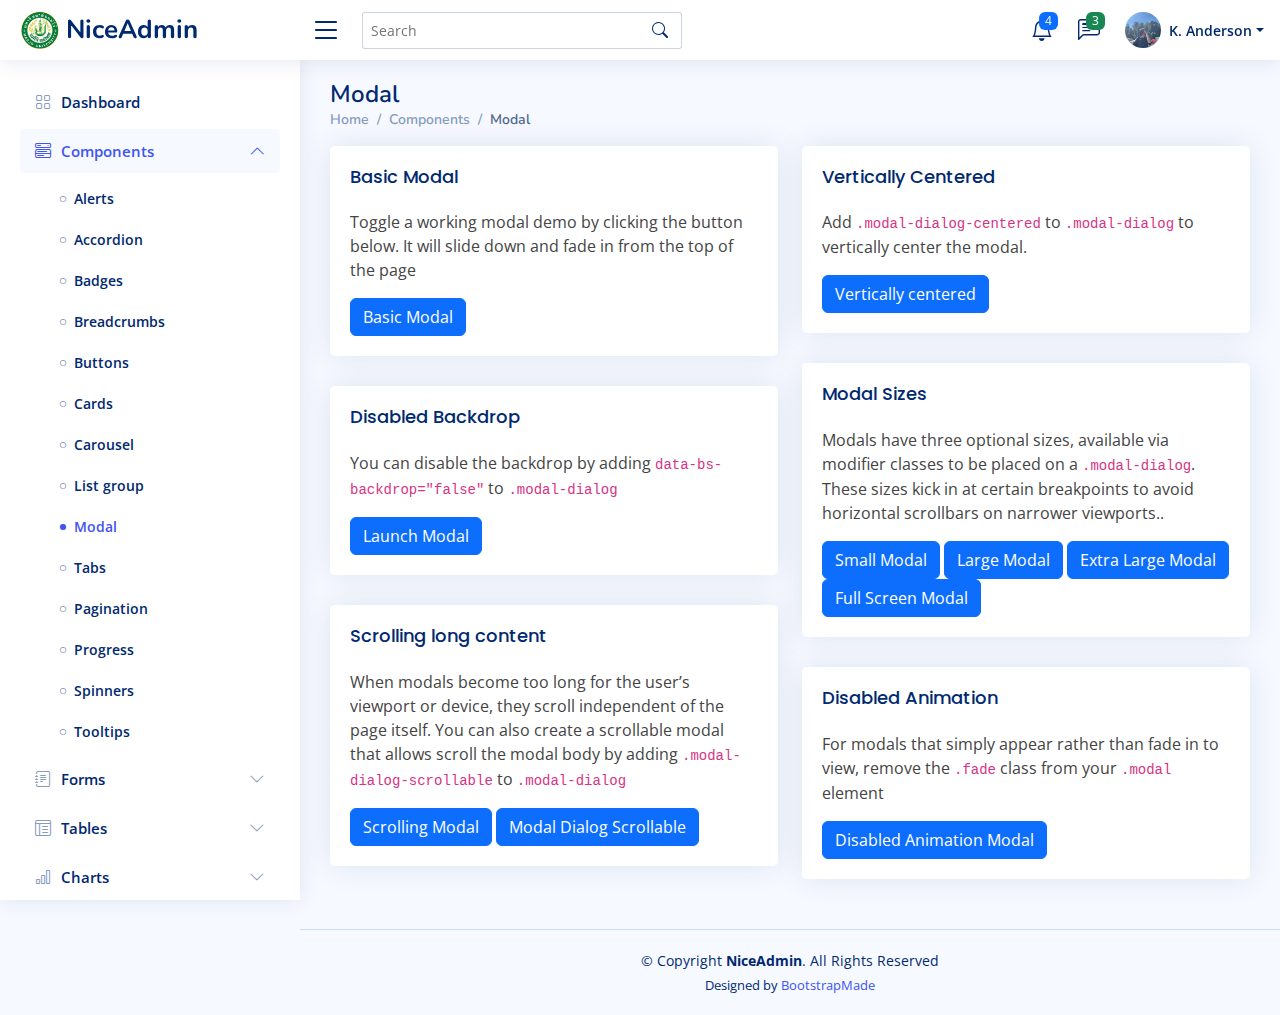
<file: components-modal.html>
<!DOCTYPE html>
<html lang="en">

<head>
  <meta charset="utf-8">
  <meta content="width=device-width, initial-scale=1.0" name="viewport">

  <title>Components / Modal - NiceAdmin Bootstrap Template</title>
  <meta content="" name="description">
  <meta content="" name="keywords">

  <!-- Favicons -->
  <link href="assets/img/favicon.png" rel="icon">
  <link href="assets/img/apple-touch-icon.png" rel="apple-touch-icon">

  <!-- Google Fonts -->
  <link href="https://fonts.gstatic.com" rel="preconnect">
  <link href="https://fonts.googleapis.com/css?family=Open+Sans:300,300i,400,400i,600,600i,700,700i|Nunito:300,300i,400,400i,600,600i,700,700i|Poppins:300,300i,400,400i,500,500i,600,600i,700,700i" rel="stylesheet">

  <!-- Vendor CSS Files -->
  <link href="assets/vendor/bootstrap/css/bootstrap.min.css" rel="stylesheet">
  <link href="assets/vendor/bootstrap-icons/bootstrap-icons.css" rel="stylesheet">
  <link href="assets/vendor/boxicons/css/boxicons.min.css" rel="stylesheet">
  <link href="assets/vendor/quill/quill.snow.css" rel="stylesheet">
  <link href="assets/vendor/quill/quill.bubble.css" rel="stylesheet">
  <link href="assets/vendor/remixicon/remixicon.css" rel="stylesheet">
  <link href="assets/vendor/simple-datatables/style.css" rel="stylesheet">

  <!-- Template Main CSS File -->
  <link href="assets/css/style.css" rel="stylesheet">

  <!-- =======================================================
  * Template Name: NiceAdmin - v2.5.0
  * Template URL: https://bootstrapmade.com/nice-admin-bootstrap-admin-html-template/
  * Author: BootstrapMade.com
  * License: https://bootstrapmade.com/license/
  ======================================================== -->
</head>

<body>

  <!-- ======= Header ======= -->
  <header id="header" class="header fixed-top d-flex align-items-center">

    <div class="d-flex align-items-center justify-content-between">
      <a href="index.html" class="logo d-flex align-items-center">
        <img src="assets/img/logo.png" alt="">
        <span class="d-none d-lg-block">NiceAdmin</span>
      </a>
      <i class="bi bi-list toggle-sidebar-btn"></i>
    </div><!-- End Logo -->

    <div class="search-bar">
      <form class="search-form d-flex align-items-center" method="POST" action="#">
        <input type="text" name="query" placeholder="Search" title="Enter search keyword">
        <button type="submit" title="Search"><i class="bi bi-search"></i></button>
      </form>
    </div><!-- End Search Bar -->

    <nav class="header-nav ms-auto">
      <ul class="d-flex align-items-center">

        <li class="nav-item d-block d-lg-none">
          <a class="nav-link nav-icon search-bar-toggle " href="#">
            <i class="bi bi-search"></i>
          </a>
        </li><!-- End Search Icon-->

        <li class="nav-item dropdown">

          <a class="nav-link nav-icon" href="#" data-bs-toggle="dropdown">
            <i class="bi bi-bell"></i>
            <span class="badge bg-primary badge-number">4</span>
          </a><!-- End Notification Icon -->

          <ul class="dropdown-menu dropdown-menu-end dropdown-menu-arrow notifications">
            <li class="dropdown-header">
              You have 4 new notifications
              <a href="#"><span class="badge rounded-pill bg-primary p-2 ms-2">View all</span></a>
            </li>
            <li>
              <hr class="dropdown-divider">
            </li>

            <li class="notification-item">
              <i class="bi bi-exclamation-circle text-warning"></i>
              <div>
                <h4>Lorem Ipsum</h4>
                <p>Quae dolorem earum veritatis oditseno</p>
                <p>30 min. ago</p>
              </div>
            </li>

            <li>
              <hr class="dropdown-divider">
            </li>

            <li class="notification-item">
              <i class="bi bi-x-circle text-danger"></i>
              <div>
                <h4>Atque rerum nesciunt</h4>
                <p>Quae dolorem earum veritatis oditseno</p>
                <p>1 hr. ago</p>
              </div>
            </li>

            <li>
              <hr class="dropdown-divider">
            </li>

            <li class="notification-item">
              <i class="bi bi-check-circle text-success"></i>
              <div>
                <h4>Sit rerum fuga</h4>
                <p>Quae dolorem earum veritatis oditseno</p>
                <p>2 hrs. ago</p>
              </div>
            </li>

            <li>
              <hr class="dropdown-divider">
            </li>

            <li class="notification-item">
              <i class="bi bi-info-circle text-primary"></i>
              <div>
                <h4>Dicta reprehenderit</h4>
                <p>Quae dolorem earum veritatis oditseno</p>
                <p>4 hrs. ago</p>
              </div>
            </li>

            <li>
              <hr class="dropdown-divider">
            </li>
            <li class="dropdown-footer">
              <a href="#">Show all notifications</a>
            </li>

          </ul><!-- End Notification Dropdown Items -->

        </li><!-- End Notification Nav -->

        <li class="nav-item dropdown">

          <a class="nav-link nav-icon" href="#" data-bs-toggle="dropdown">
            <i class="bi bi-chat-left-text"></i>
            <span class="badge bg-success badge-number">3</span>
          </a><!-- End Messages Icon -->

          <ul class="dropdown-menu dropdown-menu-end dropdown-menu-arrow messages">
            <li class="dropdown-header">
              You have 3 new messages
              <a href="#"><span class="badge rounded-pill bg-primary p-2 ms-2">View all</span></a>
            </li>
            <li>
              <hr class="dropdown-divider">
            </li>

            <li class="message-item">
              <a href="#">
                <img src="assets/img/messages-1.jpg" alt="" class="rounded-circle">
                <div>
                  <h4>Maria Hudson</h4>
                  <p>Velit asperiores et ducimus soluta repudiandae labore officia est ut...</p>
                  <p>4 hrs. ago</p>
                </div>
              </a>
            </li>
            <li>
              <hr class="dropdown-divider">
            </li>

            <li class="message-item">
              <a href="#">
                <img src="assets/img/messages-2.jpg" alt="" class="rounded-circle">
                <div>
                  <h4>Anna Nelson</h4>
                  <p>Velit asperiores et ducimus soluta repudiandae labore officia est ut...</p>
                  <p>6 hrs. ago</p>
                </div>
              </a>
            </li>
            <li>
              <hr class="dropdown-divider">
            </li>

            <li class="message-item">
              <a href="#">
                <img src="assets/img/messages-3.jpg" alt="" class="rounded-circle">
                <div>
                  <h4>David Muldon</h4>
                  <p>Velit asperiores et ducimus soluta repudiandae labore officia est ut...</p>
                  <p>8 hrs. ago</p>
                </div>
              </a>
            </li>
            <li>
              <hr class="dropdown-divider">
            </li>

            <li class="dropdown-footer">
              <a href="#">Show all messages</a>
            </li>

          </ul><!-- End Messages Dropdown Items -->

        </li><!-- End Messages Nav -->

        <li class="nav-item dropdown pe-3">

          <a class="nav-link nav-profile d-flex align-items-center pe-0" href="#" data-bs-toggle="dropdown">
            <img src="assets/img/profile-img.jpg" alt="Profile" class="rounded-circle">
            <span class="d-none d-md-block dropdown-toggle ps-2">K. Anderson</span>
          </a><!-- End Profile Iamge Icon -->

          <ul class="dropdown-menu dropdown-menu-end dropdown-menu-arrow profile">
            <li class="dropdown-header">
              <h6>Kevin Anderson</h6>
              <span>Web Designer</span>
            </li>
            <li>
              <hr class="dropdown-divider">
            </li>

            <li>
              <a class="dropdown-item d-flex align-items-center" href="users-profile.html">
                <i class="bi bi-person"></i>
                <span>My Profile</span>
              </a>
            </li>
            <li>
              <hr class="dropdown-divider">
            </li>

            <li>
              <a class="dropdown-item d-flex align-items-center" href="users-profile.html">
                <i class="bi bi-gear"></i>
                <span>Account Settings</span>
              </a>
            </li>
            <li>
              <hr class="dropdown-divider">
            </li>

            <li>
              <a class="dropdown-item d-flex align-items-center" href="pages-faq.html">
                <i class="bi bi-question-circle"></i>
                <span>Need Help?</span>
              </a>
            </li>
            <li>
              <hr class="dropdown-divider">
            </li>

            <li>
              <a class="dropdown-item d-flex align-items-center" href="#">
                <i class="bi bi-box-arrow-right"></i>
                <span>Sign Out</span>
              </a>
            </li>

          </ul><!-- End Profile Dropdown Items -->
        </li><!-- End Profile Nav -->

      </ul>
    </nav><!-- End Icons Navigation -->

  </header><!-- End Header -->

  <!-- ======= Sidebar ======= -->
  <aside id="sidebar" class="sidebar">

    <ul class="sidebar-nav" id="sidebar-nav">

      <li class="nav-item">
        <a class="nav-link collapsed" href="index.html">
          <i class="bi bi-grid"></i>
          <span>Dashboard</span>
        </a>
      </li><!-- End Dashboard Nav -->

      <li class="nav-item">
        <a class="nav-link " data-bs-target="#components-nav" data-bs-toggle="collapse" href="#">
          <i class="bi bi-menu-button-wide"></i><span>Components</span><i class="bi bi-chevron-down ms-auto"></i>
        </a>
        <ul id="components-nav" class="nav-content collapse show" data-bs-parent="#sidebar-nav">
          <li>
            <a href="components-alerts.html">
              <i class="bi bi-circle"></i><span>Alerts</span>
            </a>
          </li>
          <li>
            <a href="components-accordion.html">
              <i class="bi bi-circle"></i><span>Accordion</span>
            </a>
          </li>
          <li>
            <a href="components-badges.html">
              <i class="bi bi-circle"></i><span>Badges</span>
            </a>
          </li>
          <li>
            <a href="components-breadcrumbs.html">
              <i class="bi bi-circle"></i><span>Breadcrumbs</span>
            </a>
          </li>
          <li>
            <a href="components-buttons.html">
              <i class="bi bi-circle"></i><span>Buttons</span>
            </a>
          </li>
          <li>
            <a href="components-cards.html">
              <i class="bi bi-circle"></i><span>Cards</span>
            </a>
          </li>
          <li>
            <a href="components-carousel.html">
              <i class="bi bi-circle"></i><span>Carousel</span>
            </a>
          </li>
          <li>
            <a href="components-list-group.html">
              <i class="bi bi-circle"></i><span>List group</span>
            </a>
          </li>
          <li>
            <a href="components-modal.html" class="active">
              <i class="bi bi-circle"></i><span>Modal</span>
            </a>
          </li>
          <li>
            <a href="components-tabs.html">
              <i class="bi bi-circle"></i><span>Tabs</span>
            </a>
          </li>
          <li>
            <a href="components-pagination.html">
              <i class="bi bi-circle"></i><span>Pagination</span>
            </a>
          </li>
          <li>
            <a href="components-progress.html">
              <i class="bi bi-circle"></i><span>Progress</span>
            </a>
          </li>
          <li>
            <a href="components-spinners.html">
              <i class="bi bi-circle"></i><span>Spinners</span>
            </a>
          </li>
          <li>
            <a href="components-tooltips.html">
              <i class="bi bi-circle"></i><span>Tooltips</span>
            </a>
          </li>
        </ul>
      </li><!-- End Components Nav -->

      <li class="nav-item">
        <a class="nav-link collapsed" data-bs-target="#forms-nav" data-bs-toggle="collapse" href="#">
          <i class="bi bi-journal-text"></i><span>Forms</span><i class="bi bi-chevron-down ms-auto"></i>
        </a>
        <ul id="forms-nav" class="nav-content collapse " data-bs-parent="#sidebar-nav">
          <li>
            <a href="forms-elements.html">
              <i class="bi bi-circle"></i><span>Form Elements</span>
            </a>
          </li>
          <li>
            <a href="forms-layouts.html">
              <i class="bi bi-circle"></i><span>Form Layouts</span>
            </a>
          </li>
          <li>
            <a href="forms-editors.html">
              <i class="bi bi-circle"></i><span>Form Editors</span>
            </a>
          </li>
          <li>
            <a href="forms-validation.html">
              <i class="bi bi-circle"></i><span>Form Validation</span>
            </a>
          </li>
        </ul>
      </li><!-- End Forms Nav -->

      <li class="nav-item">
        <a class="nav-link collapsed" data-bs-target="#tables-nav" data-bs-toggle="collapse" href="#">
          <i class="bi bi-layout-text-window-reverse"></i><span>Tables</span><i class="bi bi-chevron-down ms-auto"></i>
        </a>
        <ul id="tables-nav" class="nav-content collapse " data-bs-parent="#sidebar-nav">
          <li>
            <a href="tables-general.html">
              <i class="bi bi-circle"></i><span>General Tables</span>
            </a>
          </li>
          <li>
            <a href="tables-data.html">
              <i class="bi bi-circle"></i><span>Data Tables</span>
            </a>
          </li>
        </ul>
      </li><!-- End Tables Nav -->

      <li class="nav-item">
        <a class="nav-link collapsed" data-bs-target="#charts-nav" data-bs-toggle="collapse" href="#">
          <i class="bi bi-bar-chart"></i><span>Charts</span><i class="bi bi-chevron-down ms-auto"></i>
        </a>
        <ul id="charts-nav" class="nav-content collapse " data-bs-parent="#sidebar-nav">
          <li>
            <a href="charts-chartjs.html">
              <i class="bi bi-circle"></i><span>Chart.js</span>
            </a>
          </li>
          <li>
            <a href="charts-apexcharts.html">
              <i class="bi bi-circle"></i><span>ApexCharts</span>
            </a>
          </li>
          <li>
            <a href="charts-echarts.html">
              <i class="bi bi-circle"></i><span>ECharts</span>
            </a>
          </li>
        </ul>
      </li><!-- End Charts Nav -->

      <li class="nav-item">
        <a class="nav-link collapsed" data-bs-target="#icons-nav" data-bs-toggle="collapse" href="#">
          <i class="bi bi-gem"></i><span>Icons</span><i class="bi bi-chevron-down ms-auto"></i>
        </a>
        <ul id="icons-nav" class="nav-content collapse " data-bs-parent="#sidebar-nav">
          <li>
            <a href="icons-bootstrap.html">
              <i class="bi bi-circle"></i><span>Bootstrap Icons</span>
            </a>
          </li>
          <li>
            <a href="icons-remix.html">
              <i class="bi bi-circle"></i><span>Remix Icons</span>
            </a>
          </li>
          <li>
            <a href="icons-boxicons.html">
              <i class="bi bi-circle"></i><span>Boxicons</span>
            </a>
          </li>
        </ul>
      </li><!-- End Icons Nav -->

      <li class="nav-heading">Pages</li>

      <li class="nav-item">
        <a class="nav-link collapsed" href="users-profile.html">
          <i class="bi bi-person"></i>
          <span>Profile</span>
        </a>
      </li><!-- End Profile Page Nav -->

      <li class="nav-item">
        <a class="nav-link collapsed" href="pages-faq.html">
          <i class="bi bi-question-circle"></i>
          <span>F.A.Q</span>
        </a>
      </li><!-- End F.A.Q Page Nav -->

      <li class="nav-item">
        <a class="nav-link collapsed" href="pages-contact.html">
          <i class="bi bi-envelope"></i>
          <span>Contact</span>
        </a>
      </li><!-- End Contact Page Nav -->

      <li class="nav-item">
        <a class="nav-link collapsed" href="pages-register.html">
          <i class="bi bi-card-list"></i>
          <span>Register</span>
        </a>
      </li><!-- End Register Page Nav -->

      <li class="nav-item">
        <a class="nav-link collapsed" href="pages-login.html">
          <i class="bi bi-box-arrow-in-right"></i>
          <span>Login</span>
        </a>
      </li><!-- End Login Page Nav -->

      <li class="nav-item">
        <a class="nav-link collapsed" href="pages-error-404.html">
          <i class="bi bi-dash-circle"></i>
          <span>Error 404</span>
        </a>
      </li><!-- End Error 404 Page Nav -->

      <li class="nav-item">
        <a class="nav-link collapsed" href="pages-blank.html">
          <i class="bi bi-file-earmark"></i>
          <span>Blank</span>
        </a>
      </li><!-- End Blank Page Nav -->

    </ul>

  </aside><!-- End Sidebar-->

  <main id="main" class="main">

    <div class="pagetitle">
      <h1>Modal</h1>
      <nav>
        <ol class="breadcrumb">
          <li class="breadcrumb-item"><a href="index.html">Home</a></li>
          <li class="breadcrumb-item">Components</li>
          <li class="breadcrumb-item active">Modal</li>
        </ol>
      </nav>
    </div><!-- End Page Title -->

    <section class="section">
      <div class="row">
        <div class="col-lg-6">

          <div class="card">
            <div class="card-body">
              <h5 class="card-title">Basic Modal</h5>
              <p>Toggle a working modal demo by clicking the button below. It will slide down and fade in from the top of the page</p>

              <!-- Basic Modal -->
              <button type="button" class="btn btn-primary" data-bs-toggle="modal" data-bs-target="#basicModal">
                Basic Modal
              </button>
              <div class="modal fade" id="basicModal" tabindex="-1">
                <div class="modal-dialog">
                  <div class="modal-content">
                    <div class="modal-header">
                      <h5 class="modal-title">Basic Modal</h5>
                      <button type="button" class="btn-close" data-bs-dismiss="modal" aria-label="Close"></button>
                    </div>
                    <div class="modal-body">
                      Non omnis incidunt qui sed occaecati magni asperiores est mollitia. Soluta at et reprehenderit. Placeat autem numquam et fuga numquam. Tempora in facere consequatur sit dolor ipsum. Consequatur nemo amet incidunt est facilis. Dolorem neque recusandae quo sit molestias sint dignissimos.
                    </div>
                    <div class="modal-footer">
                      <button type="button" class="btn btn-secondary" data-bs-dismiss="modal">Close</button>
                      <button type="button" class="btn btn-primary">Save changes</button>
                    </div>
                  </div>
                </div>
              </div><!-- End Basic Modal-->

            </div>
          </div>

          <div class="card">
            <div class="card-body">
              <h5 class="card-title">Disabled Backdrop</h5>
              <p>You can disable the backdrop by adding <code>data-bs-backdrop="false"</code> to <code>.modal-dialog</code></p>

              <!-- Disabled Backdrop Modal -->
              <button type="button" class="btn btn-primary" data-bs-toggle="modal" data-bs-target="#disablebackdrop">
                Launch Modal
              </button>
              <div class="modal fade" id="disablebackdrop" tabindex="-1" data-bs-backdrop="false">
                <div class="modal-dialog">
                  <div class="modal-content">
                    <div class="modal-header">
                      <h5 class="modal-title">Disabled Backdrop</h5>
                      <button type="button" class="btn-close" data-bs-dismiss="modal" aria-label="Close"></button>
                    </div>
                    <div class="modal-body">
                      Non omnis incidunt qui sed occaecati magni asperiores est mollitia. Soluta at et reprehenderit. Placeat autem numquam et fuga numquam. Tempora in facere consequatur sit dolor ipsum. Consequatur nemo amet incidunt est facilis. Dolorem neque recusandae quo sit molestias sint dignissimos.
                    </div>
                    <div class="modal-footer">
                      <button type="button" class="btn btn-secondary" data-bs-dismiss="modal">Close</button>
                      <button type="button" class="btn btn-primary">Save changes</button>
                    </div>
                  </div>
                </div>
              </div><!-- End Disabled Backdrop Modal-->

            </div>
          </div>

          <div class="card">
            <div class="card-body">
              <h5 class="card-title">Scrolling long content</h5>
              <p>When modals become too long for the user’s viewport or device, they scroll independent of the page itself. You can also create a scrollable modal that allows scroll the modal body by adding <code>.modal-dialog-scrollable</code> to <code>.modal-dialog</code></p>

              <!-- Scrolling Modal -->
              <button type="button" class="btn btn-primary" data-bs-toggle="modal" data-bs-target="#scrollingModal">
                Scrolling Modal
              </button>
              <div class="modal fade" id="scrollingModal" tabindex="-1">
                <div class="modal-dialog">
                  <div class="modal-content">
                    <div class="modal-header">
                      <h5 class="modal-title">Scrolling Modal</h5>
                      <button type="button" class="btn-close" data-bs-dismiss="modal" aria-label="Close"></button>
                    </div>
                    <div class="modal-body" style="min-height: 1500px;">
                      Non omnis incidunt qui sed occaecati magni asperiores est mollitia. Soluta at et reprehenderit. Placeat autem numquam et fuga numquam. Tempora in facere consequatur sit dolor ipsum. Consequatur nemo amet incidunt est facilis. Dolorem neque recusandae quo sit molestias sint dignissimos.
                    </div>
                    <div class="modal-footer">
                      <button type="button" class="btn btn-secondary" data-bs-dismiss="modal">Close</button>
                      <button type="button" class="btn btn-primary">Save changes</button>
                    </div>
                  </div>
                </div>
              </div><!-- End Scrolling Modal-->

              <!-- Modal Dialog Scrollable -->
              <button type="button" class="btn btn-primary" data-bs-toggle="modal" data-bs-target="#modalDialogScrollable">
                Modal Dialog Scrollable
              </button>
              <div class="modal fade" id="modalDialogScrollable" tabindex="-1">
                <div class="modal-dialog modal-dialog-scrollable">
                  <div class="modal-content">
                    <div class="modal-header">
                      <h5 class="modal-title">Modal Dialog Scrollable</h5>
                      <button type="button" class="btn-close" data-bs-dismiss="modal" aria-label="Close"></button>
                    </div>
                    <div class="modal-body">
                      Non omnis incidunt qui sed occaecati magni asperiores est mollitia. Soluta at et reprehenderit. Placeat autem numquam et fuga numquam. Tempora in facere consequatur sit dolor ipsum. Consequatur nemo amet incidunt est facilis. Dolorem neque recusandae quo sit molestias sint dignissimos.
                      <br><br><br><br><br><br><br><br><br><br><br><br><br><br><br><br><br><br><br><br><br><br><br><br><br><br><br><br><br><br><br><br><br><br><br><br><br><br><br><br>
                      This content should appear at the bottom after you scroll.
                    </div>
                    <div class="modal-footer">
                      <button type="button" class="btn btn-secondary" data-bs-dismiss="modal">Close</button>
                      <button type="button" class="btn btn-primary">Save changes</button>
                    </div>
                  </div>
                </div>
              </div><!-- End Modal Dialog Scrollable-->

            </div>
          </div>

        </div>

        <div class="col-lg-6">

          <div class="card">
            <div class="card-body">
              <h5 class="card-title">Vertically Centered</h5>
              <p>Add <code>.modal-dialog-centered</code> to <code>.modal-dialog</code> to vertically center the modal.</p>

              <!-- Vertically centered Modal -->
              <button type="button" class="btn btn-primary" data-bs-toggle="modal" data-bs-target="#verticalycentered">
                Vertically centered
              </button>
              <div class="modal fade" id="verticalycentered" tabindex="-1">
                <div class="modal-dialog modal-dialog-centered">
                  <div class="modal-content">
                    <div class="modal-header">
                      <h5 class="modal-title">Vertically Centered</h5>
                      <button type="button" class="btn-close" data-bs-dismiss="modal" aria-label="Close"></button>
                    </div>
                    <div class="modal-body">
                      Non omnis incidunt qui sed occaecati magni asperiores est mollitia. Soluta at et reprehenderit. Placeat autem numquam et fuga numquam. Tempora in facere consequatur sit dolor ipsum. Consequatur nemo amet incidunt est facilis. Dolorem neque recusandae quo sit molestias sint dignissimos.
                    </div>
                    <div class="modal-footer">
                      <button type="button" class="btn btn-secondary" data-bs-dismiss="modal">Close</button>
                      <button type="button" class="btn btn-primary">Save changes</button>
                    </div>
                  </div>
                </div>
              </div><!-- End Vertically centered Modal-->

            </div>
          </div>

          <div class="card">
            <div class="card-body">
              <h5 class="card-title">Modal Sizes</h5>
              <p>Modals have three optional sizes, available via modifier classes to be placed on a <code>.modal-dialog</code>. These sizes kick in at certain breakpoints to avoid horizontal scrollbars on narrower viewports..</p>

              <!-- Small Modal -->
              <button type="button" class="btn btn-primary" data-bs-toggle="modal" data-bs-target="#smallModal">
                Small Modal
              </button>

              <div class="modal fade" id="smallModal" tabindex="-1">
                <div class="modal-dialog modal-sm">
                  <div class="modal-content">
                    <div class="modal-header">
                      <h5 class="modal-title">Small Modal</h5>
                      <button type="button" class="btn-close" data-bs-dismiss="modal" aria-label="Close"></button>
                    </div>
                    <div class="modal-body">
                      Non omnis incidunt qui sed occaecati magni asperiores est mollitia. Soluta at et reprehenderit. Placeat autem numquam et fuga numquam. Tempora in facere consequatur sit dolor ipsum. Consequatur nemo amet incidunt est facilis. Dolorem neque recusandae quo sit molestias sint dignissimos.
                    </div>
                    <div class="modal-footer">
                      <button type="button" class="btn btn-secondary" data-bs-dismiss="modal">Close</button>
                      <button type="button" class="btn btn-primary">Save changes</button>
                    </div>
                  </div>
                </div>
              </div><!-- End Small Modal-->

              <!-- Large Modal -->
              <button type="button" class="btn btn-primary" data-bs-toggle="modal" data-bs-target="#largeModal">
                Large Modal
              </button>

              <div class="modal fade" id="largeModal" tabindex="-1">
                <div class="modal-dialog modal-lg">
                  <div class="modal-content">
                    <div class="modal-header">
                      <h5 class="modal-title">Large Modal</h5>
                      <button type="button" class="btn-close" data-bs-dismiss="modal" aria-label="Close"></button>
                    </div>
                    <div class="modal-body">
                      Non omnis incidunt qui sed occaecati magni asperiores est mollitia. Soluta at et reprehenderit. Placeat autem numquam et fuga numquam. Tempora in facere consequatur sit dolor ipsum. Consequatur nemo amet incidunt est facilis. Dolorem neque recusandae quo sit molestias sint dignissimos.
                    </div>
                    <div class="modal-footer">
                      <button type="button" class="btn btn-secondary" data-bs-dismiss="modal">Close</button>
                      <button type="button" class="btn btn-primary">Save changes</button>
                    </div>
                  </div>
                </div>
              </div><!-- End Large Modal-->

              <!-- Extra Large Modal -->
              <button type="button" class="btn btn-primary" data-bs-toggle="modal" data-bs-target="#ExtralargeModal">
                Extra Large Modal
              </button>

              <div class="modal fade" id="ExtralargeModal" tabindex="-1">
                <div class="modal-dialog modal-xl">
                  <div class="modal-content">
                    <div class="modal-header">
                      <h5 class="modal-title">Extra Large Modal</h5>
                      <button type="button" class="btn-close" data-bs-dismiss="modal" aria-label="Close"></button>
                    </div>
                    <div class="modal-body">
                      Non omnis incidunt qui sed occaecati magni asperiores est mollitia. Soluta at et reprehenderit. Placeat autem numquam et fuga numquam. Tempora in facere consequatur sit dolor ipsum. Consequatur nemo amet incidunt est facilis. Dolorem neque recusandae quo sit molestias sint dignissimos.
                    </div>
                    <div class="modal-footer">
                      <button type="button" class="btn btn-secondary" data-bs-dismiss="modal">Close</button>
                      <button type="button" class="btn btn-primary">Save changes</button>
                    </div>
                  </div>
                </div>
              </div><!-- End Extra Large Modal-->

              <!-- Full Screen Modal -->
              <button type="button" class="btn btn-primary" data-bs-toggle="modal" data-bs-target="#fullscreenModal">
                Full Screen Modal
              </button>

              <div class="modal fade" id="fullscreenModal" tabindex="-1">
                <div class="modal-dialog modal-fullscreen">
                  <div class="modal-content">
                    <div class="modal-header">
                      <h5 class="modal-title">Full Screen Modal</h5>
                      <button type="button" class="btn-close" data-bs-dismiss="modal" aria-label="Close"></button>
                    </div>
                    <div class="modal-body">
                      Non omnis incidunt qui sed occaecati magni asperiores est mollitia. Soluta at et reprehenderit. Placeat autem numquam et fuga numquam. Tempora in facere consequatur sit dolor ipsum. Consequatur nemo amet incidunt est facilis. Dolorem neque recusandae quo sit molestias sint dignissimos.
                    </div>
                    <div class="modal-footer">
                      <button type="button" class="btn btn-secondary" data-bs-dismiss="modal">Close</button>
                      <button type="button" class="btn btn-primary">Save changes</button>
                    </div>
                  </div>
                </div>
              </div><!-- End Full Screen Modal-->

            </div>
          </div>

          <div class="card">
            <div class="card-body">
              <h5 class="card-title">Disabled Animation</h5>
              <p>For modals that simply appear rather than fade in to view, remove the <code>.fade</code> class from your <code>.modal</code> element </p>

              <!-- Disabled Animation Modal -->
              <button type="button" class="btn btn-primary" data-bs-toggle="modal" data-bs-target="#disabledAnimation">
                Disabled Animation Modal
              </button>
              <div class="modal" id="disabledAnimation" tabindex="-1">
                <div class="modal-dialog">
                  <div class="modal-content">
                    <div class="modal-header">
                      <h5 class="modal-title">Disabled Animation Modal</h5>
                      <button type="button" class="btn-close" data-bs-dismiss="modal" aria-label="Close"></button>
                    </div>
                    <div class="modal-body">
                      Non omnis incidunt qui sed occaecati magni asperiores est mollitia. Soluta at et reprehenderit. Placeat autem numquam et fuga numquam. Tempora in facere consequatur sit dolor ipsum. Consequatur nemo amet incidunt est facilis. Dolorem neque recusandae quo sit molestias sint dignissimos.
                    </div>
                    <div class="modal-footer">
                      <button type="button" class="btn btn-secondary" data-bs-dismiss="modal">Close</button>
                      <button type="button" class="btn btn-primary">Save changes</button>
                    </div>
                  </div>
                </div>
              </div><!-- End Disabled Animation Modal-->

            </div>
          </div>

        </div>
      </div>
    </section>

  </main><!-- End #main -->

  <!-- ======= Footer ======= -->
  <footer id="footer" class="footer">
    <div class="copyright">
      &copy; Copyright <strong><span>NiceAdmin</span></strong>. All Rights Reserved
    </div>
    <div class="credits">
      <!-- All the links in the footer should remain intact. -->
      <!-- You can delete the links only if you purchased the pro version. -->
      <!-- Licensing information: https://bootstrapmade.com/license/ -->
      <!-- Purchase the pro version with working PHP/AJAX contact form: https://bootstrapmade.com/nice-admin-bootstrap-admin-html-template/ -->
      Designed by <a href="https://bootstrapmade.com/">BootstrapMade</a>
    </div>
  </footer><!-- End Footer -->

  <a href="#" class="back-to-top d-flex align-items-center justify-content-center"><i class="bi bi-arrow-up-short"></i></a>

  <!-- Vendor JS Files -->
  <script src="assets/vendor/apexcharts/apexcharts.min.js"></script>
  <script src="assets/vendor/bootstrap/js/bootstrap.bundle.min.js"></script>
  <script src="assets/vendor/chart.js/chart.umd.js"></script>
  <script src="assets/vendor/echarts/echarts.min.js"></script>
  <script src="assets/vendor/quill/quill.min.js"></script>
  <script src="assets/vendor/simple-datatables/simple-datatables.js"></script>
  <script src="assets/vendor/tinymce/tinymce.min.js"></script>
  <script src="assets/vendor/php-email-form/validate.js"></script>

  <!-- Template Main JS File -->
  <script src="assets/js/main.js"></script>

</body>

</html>
</file>
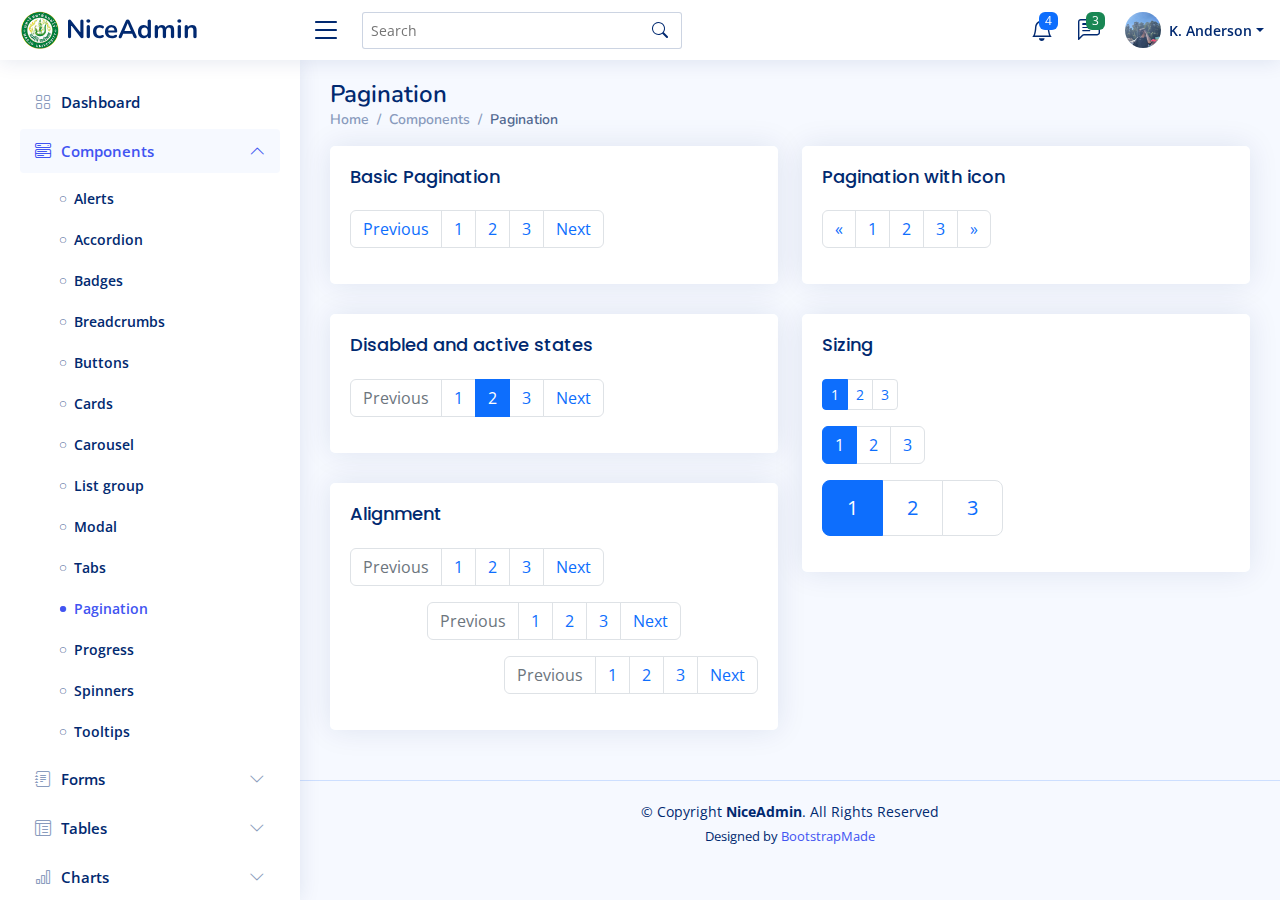
<file: components-pagination.html>
<!DOCTYPE html>
<html lang="en">

<head>
  <meta charset="utf-8">
  <meta content="width=device-width, initial-scale=1.0" name="viewport">

  <title>Components / Pagination - NiceAdmin Bootstrap Template</title>
  <meta content="" name="description">
  <meta content="" name="keywords">

  <!-- Favicons -->
  <link href="assets/img/favicon.png" rel="icon">
  <link href="assets/img/apple-touch-icon.png" rel="apple-touch-icon">

  <!-- Google Fonts -->
  <link href="https://fonts.gstatic.com" rel="preconnect">
  <link href="https://fonts.googleapis.com/css?family=Open+Sans:300,300i,400,400i,600,600i,700,700i|Nunito:300,300i,400,400i,600,600i,700,700i|Poppins:300,300i,400,400i,500,500i,600,600i,700,700i" rel="stylesheet">

  <!-- Vendor CSS Files -->
  <link href="assets/vendor/bootstrap/css/bootstrap.min.css" rel="stylesheet">
  <link href="assets/vendor/bootstrap-icons/bootstrap-icons.css" rel="stylesheet">
  <link href="assets/vendor/boxicons/css/boxicons.min.css" rel="stylesheet">
  <link href="assets/vendor/quill/quill.snow.css" rel="stylesheet">
  <link href="assets/vendor/quill/quill.bubble.css" rel="stylesheet">
  <link href="assets/vendor/remixicon/remixicon.css" rel="stylesheet">
  <link href="assets/vendor/simple-datatables/style.css" rel="stylesheet">

  <!-- Template Main CSS File -->
  <link href="assets/css/style.css" rel="stylesheet">

  <!-- =======================================================
  * Template Name: NiceAdmin - v2.5.0
  * Template URL: https://bootstrapmade.com/nice-admin-bootstrap-admin-html-template/
  * Author: BootstrapMade.com
  * License: https://bootstrapmade.com/license/
  ======================================================== -->
</head>

<body>

  <!-- ======= Header ======= -->
  <header id="header" class="header fixed-top d-flex align-items-center">

    <div class="d-flex align-items-center justify-content-between">
      <a href="index.html" class="logo d-flex align-items-center">
        <img src="assets/img/logo.png" alt="">
        <span class="d-none d-lg-block">NiceAdmin</span>
      </a>
      <i class="bi bi-list toggle-sidebar-btn"></i>
    </div><!-- End Logo -->

    <div class="search-bar">
      <form class="search-form d-flex align-items-center" method="POST" action="#">
        <input type="text" name="query" placeholder="Search" title="Enter search keyword">
        <button type="submit" title="Search"><i class="bi bi-search"></i></button>
      </form>
    </div><!-- End Search Bar -->

    <nav class="header-nav ms-auto">
      <ul class="d-flex align-items-center">

        <li class="nav-item d-block d-lg-none">
          <a class="nav-link nav-icon search-bar-toggle " href="#">
            <i class="bi bi-search"></i>
          </a>
        </li><!-- End Search Icon-->

        <li class="nav-item dropdown">

          <a class="nav-link nav-icon" href="#" data-bs-toggle="dropdown">
            <i class="bi bi-bell"></i>
            <span class="badge bg-primary badge-number">4</span>
          </a><!-- End Notification Icon -->

          <ul class="dropdown-menu dropdown-menu-end dropdown-menu-arrow notifications">
            <li class="dropdown-header">
              You have 4 new notifications
              <a href="#"><span class="badge rounded-pill bg-primary p-2 ms-2">View all</span></a>
            </li>
            <li>
              <hr class="dropdown-divider">
            </li>

            <li class="notification-item">
              <i class="bi bi-exclamation-circle text-warning"></i>
              <div>
                <h4>Lorem Ipsum</h4>
                <p>Quae dolorem earum veritatis oditseno</p>
                <p>30 min. ago</p>
              </div>
            </li>

            <li>
              <hr class="dropdown-divider">
            </li>

            <li class="notification-item">
              <i class="bi bi-x-circle text-danger"></i>
              <div>
                <h4>Atque rerum nesciunt</h4>
                <p>Quae dolorem earum veritatis oditseno</p>
                <p>1 hr. ago</p>
              </div>
            </li>

            <li>
              <hr class="dropdown-divider">
            </li>

            <li class="notification-item">
              <i class="bi bi-check-circle text-success"></i>
              <div>
                <h4>Sit rerum fuga</h4>
                <p>Quae dolorem earum veritatis oditseno</p>
                <p>2 hrs. ago</p>
              </div>
            </li>

            <li>
              <hr class="dropdown-divider">
            </li>

            <li class="notification-item">
              <i class="bi bi-info-circle text-primary"></i>
              <div>
                <h4>Dicta reprehenderit</h4>
                <p>Quae dolorem earum veritatis oditseno</p>
                <p>4 hrs. ago</p>
              </div>
            </li>

            <li>
              <hr class="dropdown-divider">
            </li>
            <li class="dropdown-footer">
              <a href="#">Show all notifications</a>
            </li>

          </ul><!-- End Notification Dropdown Items -->

        </li><!-- End Notification Nav -->

        <li class="nav-item dropdown">

          <a class="nav-link nav-icon" href="#" data-bs-toggle="dropdown">
            <i class="bi bi-chat-left-text"></i>
            <span class="badge bg-success badge-number">3</span>
          </a><!-- End Messages Icon -->

          <ul class="dropdown-menu dropdown-menu-end dropdown-menu-arrow messages">
            <li class="dropdown-header">
              You have 3 new messages
              <a href="#"><span class="badge rounded-pill bg-primary p-2 ms-2">View all</span></a>
            </li>
            <li>
              <hr class="dropdown-divider">
            </li>

            <li class="message-item">
              <a href="#">
                <img src="assets/img/messages-1.jpg" alt="" class="rounded-circle">
                <div>
                  <h4>Maria Hudson</h4>
                  <p>Velit asperiores et ducimus soluta repudiandae labore officia est ut...</p>
                  <p>4 hrs. ago</p>
                </div>
              </a>
            </li>
            <li>
              <hr class="dropdown-divider">
            </li>

            <li class="message-item">
              <a href="#">
                <img src="assets/img/messages-2.jpg" alt="" class="rounded-circle">
                <div>
                  <h4>Anna Nelson</h4>
                  <p>Velit asperiores et ducimus soluta repudiandae labore officia est ut...</p>
                  <p>6 hrs. ago</p>
                </div>
              </a>
            </li>
            <li>
              <hr class="dropdown-divider">
            </li>

            <li class="message-item">
              <a href="#">
                <img src="assets/img/messages-3.jpg" alt="" class="rounded-circle">
                <div>
                  <h4>David Muldon</h4>
                  <p>Velit asperiores et ducimus soluta repudiandae labore officia est ut...</p>
                  <p>8 hrs. ago</p>
                </div>
              </a>
            </li>
            <li>
              <hr class="dropdown-divider">
            </li>

            <li class="dropdown-footer">
              <a href="#">Show all messages</a>
            </li>

          </ul><!-- End Messages Dropdown Items -->

        </li><!-- End Messages Nav -->

        <li class="nav-item dropdown pe-3">

          <a class="nav-link nav-profile d-flex align-items-center pe-0" href="#" data-bs-toggle="dropdown">
            <img src="assets/img/profile-img.jpg" alt="Profile" class="rounded-circle">
            <span class="d-none d-md-block dropdown-toggle ps-2">K. Anderson</span>
          </a><!-- End Profile Iamge Icon -->

          <ul class="dropdown-menu dropdown-menu-end dropdown-menu-arrow profile">
            <li class="dropdown-header">
              <h6>Kevin Anderson</h6>
              <span>Web Designer</span>
            </li>
            <li>
              <hr class="dropdown-divider">
            </li>

            <li>
              <a class="dropdown-item d-flex align-items-center" href="users-profile.html">
                <i class="bi bi-person"></i>
                <span>My Profile</span>
              </a>
            </li>
            <li>
              <hr class="dropdown-divider">
            </li>

            <li>
              <a class="dropdown-item d-flex align-items-center" href="users-profile.html">
                <i class="bi bi-gear"></i>
                <span>Account Settings</span>
              </a>
            </li>
            <li>
              <hr class="dropdown-divider">
            </li>

            <li>
              <a class="dropdown-item d-flex align-items-center" href="pages-faq.html">
                <i class="bi bi-question-circle"></i>
                <span>Need Help?</span>
              </a>
            </li>
            <li>
              <hr class="dropdown-divider">
            </li>

            <li>
              <a class="dropdown-item d-flex align-items-center" href="#">
                <i class="bi bi-box-arrow-right"></i>
                <span>Sign Out</span>
              </a>
            </li>

          </ul><!-- End Profile Dropdown Items -->
        </li><!-- End Profile Nav -->

      </ul>
    </nav><!-- End Icons Navigation -->

  </header><!-- End Header -->

  <!-- ======= Sidebar ======= -->
  <aside id="sidebar" class="sidebar">

    <ul class="sidebar-nav" id="sidebar-nav">

      <li class="nav-item">
        <a class="nav-link collapsed" href="index.html">
          <i class="bi bi-grid"></i>
          <span>Dashboard</span>
        </a>
      </li><!-- End Dashboard Nav -->

      <li class="nav-item">
        <a class="nav-link " data-bs-target="#components-nav" data-bs-toggle="collapse" href="#">
          <i class="bi bi-menu-button-wide"></i><span>Components</span><i class="bi bi-chevron-down ms-auto"></i>
        </a>
        <ul id="components-nav" class="nav-content collapse show" data-bs-parent="#sidebar-nav">
          <li>
            <a href="components-alerts.html">
              <i class="bi bi-circle"></i><span>Alerts</span>
            </a>
          </li>
          <li>
            <a href="components-accordion.html">
              <i class="bi bi-circle"></i><span>Accordion</span>
            </a>
          </li>
          <li>
            <a href="components-badges.html">
              <i class="bi bi-circle"></i><span>Badges</span>
            </a>
          </li>
          <li>
            <a href="components-breadcrumbs.html">
              <i class="bi bi-circle"></i><span>Breadcrumbs</span>
            </a>
          </li>
          <li>
            <a href="components-buttons.html">
              <i class="bi bi-circle"></i><span>Buttons</span>
            </a>
          </li>
          <li>
            <a href="components-cards.html">
              <i class="bi bi-circle"></i><span>Cards</span>
            </a>
          </li>
          <li>
            <a href="components-carousel.html">
              <i class="bi bi-circle"></i><span>Carousel</span>
            </a>
          </li>
          <li>
            <a href="components-list-group.html">
              <i class="bi bi-circle"></i><span>List group</span>
            </a>
          </li>
          <li>
            <a href="components-modal.html">
              <i class="bi bi-circle"></i><span>Modal</span>
            </a>
          </li>
          <li>
            <a href="components-tabs.html">
              <i class="bi bi-circle"></i><span>Tabs</span>
            </a>
          </li>
          <li>
            <a href="components-pagination.html" class="active">
              <i class="bi bi-circle"></i><span>Pagination</span>
            </a>
          </li>
          <li>
            <a href="components-progress.html">
              <i class="bi bi-circle"></i><span>Progress</span>
            </a>
          </li>
          <li>
            <a href="components-spinners.html">
              <i class="bi bi-circle"></i><span>Spinners</span>
            </a>
          </li>
          <li>
            <a href="components-tooltips.html">
              <i class="bi bi-circle"></i><span>Tooltips</span>
            </a>
          </li>
        </ul>
      </li><!-- End Components Nav -->

      <li class="nav-item">
        <a class="nav-link collapsed" data-bs-target="#forms-nav" data-bs-toggle="collapse" href="#">
          <i class="bi bi-journal-text"></i><span>Forms</span><i class="bi bi-chevron-down ms-auto"></i>
        </a>
        <ul id="forms-nav" class="nav-content collapse " data-bs-parent="#sidebar-nav">
          <li>
            <a href="forms-elements.html">
              <i class="bi bi-circle"></i><span>Form Elements</span>
            </a>
          </li>
          <li>
            <a href="forms-layouts.html">
              <i class="bi bi-circle"></i><span>Form Layouts</span>
            </a>
          </li>
          <li>
            <a href="forms-editors.html">
              <i class="bi bi-circle"></i><span>Form Editors</span>
            </a>
          </li>
          <li>
            <a href="forms-validation.html">
              <i class="bi bi-circle"></i><span>Form Validation</span>
            </a>
          </li>
        </ul>
      </li><!-- End Forms Nav -->

      <li class="nav-item">
        <a class="nav-link collapsed" data-bs-target="#tables-nav" data-bs-toggle="collapse" href="#">
          <i class="bi bi-layout-text-window-reverse"></i><span>Tables</span><i class="bi bi-chevron-down ms-auto"></i>
        </a>
        <ul id="tables-nav" class="nav-content collapse " data-bs-parent="#sidebar-nav">
          <li>
            <a href="tables-general.html">
              <i class="bi bi-circle"></i><span>General Tables</span>
            </a>
          </li>
          <li>
            <a href="tables-data.html">
              <i class="bi bi-circle"></i><span>Data Tables</span>
            </a>
          </li>
        </ul>
      </li><!-- End Tables Nav -->

      <li class="nav-item">
        <a class="nav-link collapsed" data-bs-target="#charts-nav" data-bs-toggle="collapse" href="#">
          <i class="bi bi-bar-chart"></i><span>Charts</span><i class="bi bi-chevron-down ms-auto"></i>
        </a>
        <ul id="charts-nav" class="nav-content collapse " data-bs-parent="#sidebar-nav">
          <li>
            <a href="charts-chartjs.html">
              <i class="bi bi-circle"></i><span>Chart.js</span>
            </a>
          </li>
          <li>
            <a href="charts-apexcharts.html">
              <i class="bi bi-circle"></i><span>ApexCharts</span>
            </a>
          </li>
          <li>
            <a href="charts-echarts.html">
              <i class="bi bi-circle"></i><span>ECharts</span>
            </a>
          </li>
        </ul>
      </li><!-- End Charts Nav -->

      <li class="nav-item">
        <a class="nav-link collapsed" data-bs-target="#icons-nav" data-bs-toggle="collapse" href="#">
          <i class="bi bi-gem"></i><span>Icons</span><i class="bi bi-chevron-down ms-auto"></i>
        </a>
        <ul id="icons-nav" class="nav-content collapse " data-bs-parent="#sidebar-nav">
          <li>
            <a href="icons-bootstrap.html">
              <i class="bi bi-circle"></i><span>Bootstrap Icons</span>
            </a>
          </li>
          <li>
            <a href="icons-remix.html">
              <i class="bi bi-circle"></i><span>Remix Icons</span>
            </a>
          </li>
          <li>
            <a href="icons-boxicons.html">
              <i class="bi bi-circle"></i><span>Boxicons</span>
            </a>
          </li>
        </ul>
      </li><!-- End Icons Nav -->

      <li class="nav-heading">Pages</li>

      <li class="nav-item">
        <a class="nav-link collapsed" href="users-profile.html">
          <i class="bi bi-person"></i>
          <span>Profile</span>
        </a>
      </li><!-- End Profile Page Nav -->

      <li class="nav-item">
        <a class="nav-link collapsed" href="pages-faq.html">
          <i class="bi bi-question-circle"></i>
          <span>F.A.Q</span>
        </a>
      </li><!-- End F.A.Q Page Nav -->

      <li class="nav-item">
        <a class="nav-link collapsed" href="pages-contact.html">
          <i class="bi bi-envelope"></i>
          <span>Contact</span>
        </a>
      </li><!-- End Contact Page Nav -->

      <li class="nav-item">
        <a class="nav-link collapsed" href="pages-register.html">
          <i class="bi bi-card-list"></i>
          <span>Register</span>
        </a>
      </li><!-- End Register Page Nav -->

      <li class="nav-item">
        <a class="nav-link collapsed" href="pages-login.html">
          <i class="bi bi-box-arrow-in-right"></i>
          <span>Login</span>
        </a>
      </li><!-- End Login Page Nav -->

      <li class="nav-item">
        <a class="nav-link collapsed" href="pages-error-404.html">
          <i class="bi bi-dash-circle"></i>
          <span>Error 404</span>
        </a>
      </li><!-- End Error 404 Page Nav -->

      <li class="nav-item">
        <a class="nav-link collapsed" href="pages-blank.html">
          <i class="bi bi-file-earmark"></i>
          <span>Blank</span>
        </a>
      </li><!-- End Blank Page Nav -->

    </ul>

  </aside><!-- End Sidebar-->

  <main id="main" class="main">

    <div class="pagetitle">
      <h1>Pagination</h1>
      <nav>
        <ol class="breadcrumb">
          <li class="breadcrumb-item"><a href="index.html">Home</a></li>
          <li class="breadcrumb-item">Components</li>
          <li class="breadcrumb-item active">Pagination</li>
        </ol>
      </nav>
    </div><!-- End Page Title -->

    <section class="section">
      <div class="row">
        <div class="col-lg-6">

          <div class="card">
            <div class="card-body">
              <h5 class="card-title">Basic Pagination</h5>

              <!-- Basic Pagination -->
              <nav aria-label="Page navigation example">
                <ul class="pagination">
                  <li class="page-item"><a class="page-link" href="#">Previous</a></li>
                  <li class="page-item"><a class="page-link" href="#">1</a></li>
                  <li class="page-item"><a class="page-link" href="#">2</a></li>
                  <li class="page-item"><a class="page-link" href="#">3</a></li>
                  <li class="page-item"><a class="page-link" href="#">Next</a></li>
                </ul>
              </nav><!-- End Basic Pagination -->

            </div>
          </div>

          <div class="card">
            <div class="card-body">
              <h5 class="card-title">Disabled and active states</h5>

              <!-- Disabled and active states -->
              <nav aria-label="...">
                <ul class="pagination">
                  <li class="page-item disabled">
                    <a class="page-link" href="#" tabindex="-1" aria-disabled="true">Previous</a>
                  </li>
                  <li class="page-item"><a class="page-link" href="#">1</a></li>
                  <li class="page-item active" aria-current="page">
                    <a class="page-link" href="#">2</a>
                  </li>
                  <li class="page-item"><a class="page-link" href="#">3</a></li>
                  <li class="page-item">
                    <a class="page-link" href="#">Next</a>
                  </li>
                </ul>
              </nav><!-- End Disabled and active states -->

            </div>
          </div>

          <div class="card">
            <div class="card-body">
              <h5 class="card-title">Alignment</h5>

              <!-- Left/Start Pagination -->
              <nav aria-label="Page navigation example">
                <ul class="pagination">
                  <li class="page-item disabled">
                    <a class="page-link" href="#" tabindex="-1" aria-disabled="true">Previous</a>
                  </li>
                  <li class="page-item"><a class="page-link" href="#">1</a></li>
                  <li class="page-item"><a class="page-link" href="#">2</a></li>
                  <li class="page-item"><a class="page-link" href="#">3</a></li>
                  <li class="page-item">
                    <a class="page-link" href="#">Next</a>
                  </li>
                </ul>
              </nav><!-- End Left/Start Pagination -->

              <!-- Centered Pagination -->
              <nav aria-label="Page navigation example">
                <ul class="pagination justify-content-center">
                  <li class="page-item disabled">
                    <a class="page-link" href="#" tabindex="-1" aria-disabled="true">Previous</a>
                  </li>
                  <li class="page-item"><a class="page-link" href="#">1</a></li>
                  <li class="page-item"><a class="page-link" href="#">2</a></li>
                  <li class="page-item"><a class="page-link" href="#">3</a></li>
                  <li class="page-item">
                    <a class="page-link" href="#">Next</a>
                  </li>
                </ul>
              </nav><!-- End Centered Pagination -->

              <!-- Right/End Aligned Pagination -->
              <nav aria-label="Page navigation example">
                <ul class="pagination justify-content-end">
                  <li class="page-item disabled">
                    <a class="page-link" href="#" tabindex="-1" aria-disabled="true">Previous</a>
                  </li>
                  <li class="page-item"><a class="page-link" href="#">1</a></li>
                  <li class="page-item"><a class="page-link" href="#">2</a></li>
                  <li class="page-item"><a class="page-link" href="#">3</a></li>
                  <li class="page-item">
                    <a class="page-link" href="#">Next</a>
                  </li>
                </ul>
              </nav><!-- End Right/End Aligned Pagination -->

            </div>
          </div>

        </div>

        <div class="col-lg-6">

          <div class="card">
            <div class="card-body">
              <h5 class="card-title">Pagination with icon</h5>

              <!-- Pagination with icons -->
              <nav aria-label="Page navigation example">
                <ul class="pagination">
                  <li class="page-item">
                    <a class="page-link" href="#" aria-label="Previous">
                      <span aria-hidden="true">&laquo;</span>
                    </a>
                  </li>
                  <li class="page-item"><a class="page-link" href="#">1</a></li>
                  <li class="page-item"><a class="page-link" href="#">2</a></li>
                  <li class="page-item"><a class="page-link" href="#">3</a></li>
                  <li class="page-item">
                    <a class="page-link" href="#" aria-label="Next">
                      <span aria-hidden="true">&raquo;</span>
                    </a>
                  </li>
                </ul>
              </nav><!-- End Pagination with icons -->

            </div>
          </div>

          <div class="card">
            <div class="card-body">
              <h5 class="card-title">Sizing</h5>

              <!-- Small Sizing -->
              <nav aria-label="...">
                <ul class="pagination pagination-sm">
                  <li class="page-item active" aria-current="page">
                    <span class="page-link">1</span>
                  </li>
                  <li class="page-item"><a class="page-link" href="#">2</a></li>
                  <li class="page-item"><a class="page-link" href="#">3</a></li>
                </ul>
              </nav><!-- End Small Sizing -->

              <!-- Normal Sizing -->
              <nav aria-label="...">
                <ul class="pagination">
                  <li class="page-item active" aria-current="page">
                    <span class="page-link">1</span>
                  </li>
                  <li class="page-item"><a class="page-link" href="#">2</a></li>
                  <li class="page-item"><a class="page-link" href="#">3</a></li>
                </ul>
              </nav><!-- End Normal Sizing -->

              <!-- Large Sizing -->
              <nav aria-label="...">
                <ul class="pagination pagination-lg">
                  <li class="page-item active" aria-current="page">
                    <span class="page-link">1</span>
                  </li>
                  <li class="page-item"><a class="page-link" href="#">2</a></li>
                  <li class="page-item"><a class="page-link" href="#">3</a></li>
                </ul>
              </nav><!-- End Large Sizing -->

            </div>
          </div>

        </div>
      </div>
    </section>

  </main><!-- End #main -->

  <!-- ======= Footer ======= -->
  <footer id="footer" class="footer">
    <div class="copyright">
      &copy; Copyright <strong><span>NiceAdmin</span></strong>. All Rights Reserved
    </div>
    <div class="credits">
      <!-- All the links in the footer should remain intact. -->
      <!-- You can delete the links only if you purchased the pro version. -->
      <!-- Licensing information: https://bootstrapmade.com/license/ -->
      <!-- Purchase the pro version with working PHP/AJAX contact form: https://bootstrapmade.com/nice-admin-bootstrap-admin-html-template/ -->
      Designed by <a href="https://bootstrapmade.com/">BootstrapMade</a>
    </div>
  </footer><!-- End Footer -->

  <a href="#" class="back-to-top d-flex align-items-center justify-content-center"><i class="bi bi-arrow-up-short"></i></a>

  <!-- Vendor JS Files -->
  <script src="assets/vendor/apexcharts/apexcharts.min.js"></script>
  <script src="assets/vendor/bootstrap/js/bootstrap.bundle.min.js"></script>
  <script src="assets/vendor/chart.js/chart.umd.js"></script>
  <script src="assets/vendor/echarts/echarts.min.js"></script>
  <script src="assets/vendor/quill/quill.min.js"></script>
  <script src="assets/vendor/simple-datatables/simple-datatables.js"></script>
  <script src="assets/vendor/tinymce/tinymce.min.js"></script>
  <script src="assets/vendor/php-email-form/validate.js"></script>

  <!-- Template Main JS File -->
  <script src="assets/js/main.js"></script>

</body>

</html>
</file>
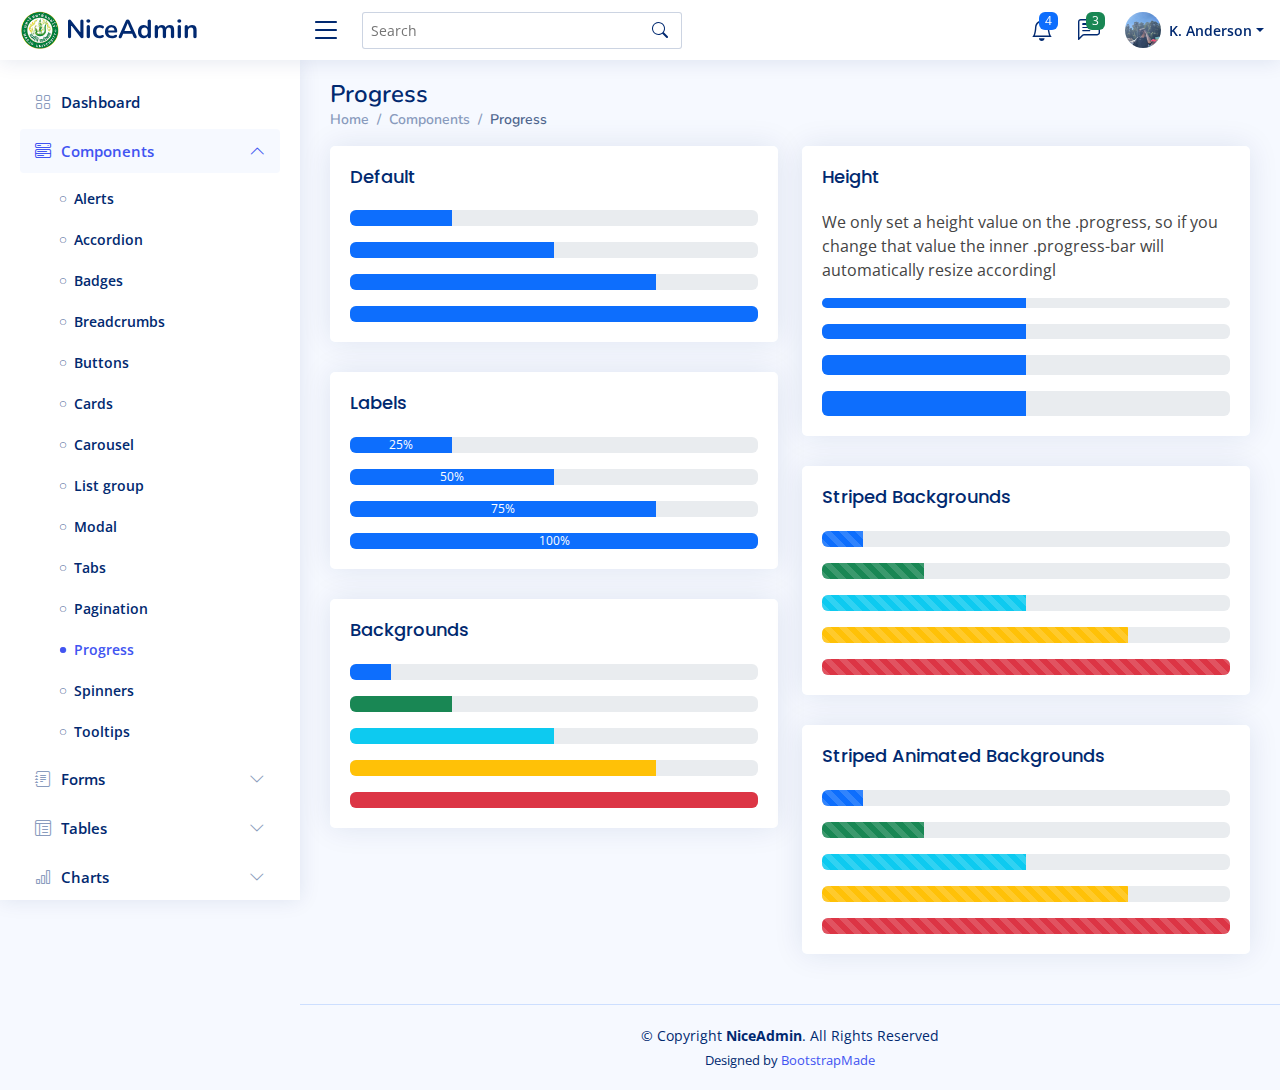
<file: components-progress.html>
<!DOCTYPE html>
<html lang="en">

<head>
  <meta charset="utf-8">
  <meta content="width=device-width, initial-scale=1.0" name="viewport">

  <title>Components / Progress - NiceAdmin Bootstrap Template</title>
  <meta content="" name="description">
  <meta content="" name="keywords">

  <!-- Favicons -->
  <link href="assets/img/favicon.png" rel="icon">
  <link href="assets/img/apple-touch-icon.png" rel="apple-touch-icon">

  <!-- Google Fonts -->
  <link href="https://fonts.gstatic.com" rel="preconnect">
  <link href="https://fonts.googleapis.com/css?family=Open+Sans:300,300i,400,400i,600,600i,700,700i|Nunito:300,300i,400,400i,600,600i,700,700i|Poppins:300,300i,400,400i,500,500i,600,600i,700,700i" rel="stylesheet">

  <!-- Vendor CSS Files -->
  <link href="assets/vendor/bootstrap/css/bootstrap.min.css" rel="stylesheet">
  <link href="assets/vendor/bootstrap-icons/bootstrap-icons.css" rel="stylesheet">
  <link href="assets/vendor/boxicons/css/boxicons.min.css" rel="stylesheet">
  <link href="assets/vendor/quill/quill.snow.css" rel="stylesheet">
  <link href="assets/vendor/quill/quill.bubble.css" rel="stylesheet">
  <link href="assets/vendor/remixicon/remixicon.css" rel="stylesheet">
  <link href="assets/vendor/simple-datatables/style.css" rel="stylesheet">

  <!-- Template Main CSS File -->
  <link href="assets/css/style.css" rel="stylesheet">

  <!-- =======================================================
  * Template Name: NiceAdmin - v2.5.0
  * Template URL: https://bootstrapmade.com/nice-admin-bootstrap-admin-html-template/
  * Author: BootstrapMade.com
  * License: https://bootstrapmade.com/license/
  ======================================================== -->
</head>

<body>

  <!-- ======= Header ======= -->
  <header id="header" class="header fixed-top d-flex align-items-center">

    <div class="d-flex align-items-center justify-content-between">
      <a href="index.html" class="logo d-flex align-items-center">
        <img src="assets/img/logo.png" alt="">
        <span class="d-none d-lg-block">NiceAdmin</span>
      </a>
      <i class="bi bi-list toggle-sidebar-btn"></i>
    </div><!-- End Logo -->

    <div class="search-bar">
      <form class="search-form d-flex align-items-center" method="POST" action="#">
        <input type="text" name="query" placeholder="Search" title="Enter search keyword">
        <button type="submit" title="Search"><i class="bi bi-search"></i></button>
      </form>
    </div><!-- End Search Bar -->

    <nav class="header-nav ms-auto">
      <ul class="d-flex align-items-center">

        <li class="nav-item d-block d-lg-none">
          <a class="nav-link nav-icon search-bar-toggle " href="#">
            <i class="bi bi-search"></i>
          </a>
        </li><!-- End Search Icon-->

        <li class="nav-item dropdown">

          <a class="nav-link nav-icon" href="#" data-bs-toggle="dropdown">
            <i class="bi bi-bell"></i>
            <span class="badge bg-primary badge-number">4</span>
          </a><!-- End Notification Icon -->

          <ul class="dropdown-menu dropdown-menu-end dropdown-menu-arrow notifications">
            <li class="dropdown-header">
              You have 4 new notifications
              <a href="#"><span class="badge rounded-pill bg-primary p-2 ms-2">View all</span></a>
            </li>
            <li>
              <hr class="dropdown-divider">
            </li>

            <li class="notification-item">
              <i class="bi bi-exclamation-circle text-warning"></i>
              <div>
                <h4>Lorem Ipsum</h4>
                <p>Quae dolorem earum veritatis oditseno</p>
                <p>30 min. ago</p>
              </div>
            </li>

            <li>
              <hr class="dropdown-divider">
            </li>

            <li class="notification-item">
              <i class="bi bi-x-circle text-danger"></i>
              <div>
                <h4>Atque rerum nesciunt</h4>
                <p>Quae dolorem earum veritatis oditseno</p>
                <p>1 hr. ago</p>
              </div>
            </li>

            <li>
              <hr class="dropdown-divider">
            </li>

            <li class="notification-item">
              <i class="bi bi-check-circle text-success"></i>
              <div>
                <h4>Sit rerum fuga</h4>
                <p>Quae dolorem earum veritatis oditseno</p>
                <p>2 hrs. ago</p>
              </div>
            </li>

            <li>
              <hr class="dropdown-divider">
            </li>

            <li class="notification-item">
              <i class="bi bi-info-circle text-primary"></i>
              <div>
                <h4>Dicta reprehenderit</h4>
                <p>Quae dolorem earum veritatis oditseno</p>
                <p>4 hrs. ago</p>
              </div>
            </li>

            <li>
              <hr class="dropdown-divider">
            </li>
            <li class="dropdown-footer">
              <a href="#">Show all notifications</a>
            </li>

          </ul><!-- End Notification Dropdown Items -->

        </li><!-- End Notification Nav -->

        <li class="nav-item dropdown">

          <a class="nav-link nav-icon" href="#" data-bs-toggle="dropdown">
            <i class="bi bi-chat-left-text"></i>
            <span class="badge bg-success badge-number">3</span>
          </a><!-- End Messages Icon -->

          <ul class="dropdown-menu dropdown-menu-end dropdown-menu-arrow messages">
            <li class="dropdown-header">
              You have 3 new messages
              <a href="#"><span class="badge rounded-pill bg-primary p-2 ms-2">View all</span></a>
            </li>
            <li>
              <hr class="dropdown-divider">
            </li>

            <li class="message-item">
              <a href="#">
                <img src="assets/img/messages-1.jpg" alt="" class="rounded-circle">
                <div>
                  <h4>Maria Hudson</h4>
                  <p>Velit asperiores et ducimus soluta repudiandae labore officia est ut...</p>
                  <p>4 hrs. ago</p>
                </div>
              </a>
            </li>
            <li>
              <hr class="dropdown-divider">
            </li>

            <li class="message-item">
              <a href="#">
                <img src="assets/img/messages-2.jpg" alt="" class="rounded-circle">
                <div>
                  <h4>Anna Nelson</h4>
                  <p>Velit asperiores et ducimus soluta repudiandae labore officia est ut...</p>
                  <p>6 hrs. ago</p>
                </div>
              </a>
            </li>
            <li>
              <hr class="dropdown-divider">
            </li>

            <li class="message-item">
              <a href="#">
                <img src="assets/img/messages-3.jpg" alt="" class="rounded-circle">
                <div>
                  <h4>David Muldon</h4>
                  <p>Velit asperiores et ducimus soluta repudiandae labore officia est ut...</p>
                  <p>8 hrs. ago</p>
                </div>
              </a>
            </li>
            <li>
              <hr class="dropdown-divider">
            </li>

            <li class="dropdown-footer">
              <a href="#">Show all messages</a>
            </li>

          </ul><!-- End Messages Dropdown Items -->

        </li><!-- End Messages Nav -->

        <li class="nav-item dropdown pe-3">

          <a class="nav-link nav-profile d-flex align-items-center pe-0" href="#" data-bs-toggle="dropdown">
            <img src="assets/img/profile-img.jpg" alt="Profile" class="rounded-circle">
            <span class="d-none d-md-block dropdown-toggle ps-2">K. Anderson</span>
          </a><!-- End Profile Iamge Icon -->

          <ul class="dropdown-menu dropdown-menu-end dropdown-menu-arrow profile">
            <li class="dropdown-header">
              <h6>Kevin Anderson</h6>
              <span>Web Designer</span>
            </li>
            <li>
              <hr class="dropdown-divider">
            </li>

            <li>
              <a class="dropdown-item d-flex align-items-center" href="users-profile.html">
                <i class="bi bi-person"></i>
                <span>My Profile</span>
              </a>
            </li>
            <li>
              <hr class="dropdown-divider">
            </li>

            <li>
              <a class="dropdown-item d-flex align-items-center" href="users-profile.html">
                <i class="bi bi-gear"></i>
                <span>Account Settings</span>
              </a>
            </li>
            <li>
              <hr class="dropdown-divider">
            </li>

            <li>
              <a class="dropdown-item d-flex align-items-center" href="pages-faq.html">
                <i class="bi bi-question-circle"></i>
                <span>Need Help?</span>
              </a>
            </li>
            <li>
              <hr class="dropdown-divider">
            </li>

            <li>
              <a class="dropdown-item d-flex align-items-center" href="#">
                <i class="bi bi-box-arrow-right"></i>
                <span>Sign Out</span>
              </a>
            </li>

          </ul><!-- End Profile Dropdown Items -->
        </li><!-- End Profile Nav -->

      </ul>
    </nav><!-- End Icons Navigation -->

  </header><!-- End Header -->

  <!-- ======= Sidebar ======= -->
  <aside id="sidebar" class="sidebar">

    <ul class="sidebar-nav" id="sidebar-nav">

      <li class="nav-item">
        <a class="nav-link collapsed" href="index.html">
          <i class="bi bi-grid"></i>
          <span>Dashboard</span>
        </a>
      </li><!-- End Dashboard Nav -->

      <li class="nav-item">
        <a class="nav-link " data-bs-target="#components-nav" data-bs-toggle="collapse" href="#">
          <i class="bi bi-menu-button-wide"></i><span>Components</span><i class="bi bi-chevron-down ms-auto"></i>
        </a>
        <ul id="components-nav" class="nav-content collapse show" data-bs-parent="#sidebar-nav">
          <li>
            <a href="components-alerts.html">
              <i class="bi bi-circle"></i><span>Alerts</span>
            </a>
          </li>
          <li>
            <a href="components-accordion.html">
              <i class="bi bi-circle"></i><span>Accordion</span>
            </a>
          </li>
          <li>
            <a href="components-badges.html">
              <i class="bi bi-circle"></i><span>Badges</span>
            </a>
          </li>
          <li>
            <a href="components-breadcrumbs.html">
              <i class="bi bi-circle"></i><span>Breadcrumbs</span>
            </a>
          </li>
          <li>
            <a href="components-buttons.html">
              <i class="bi bi-circle"></i><span>Buttons</span>
            </a>
          </li>
          <li>
            <a href="components-cards.html">
              <i class="bi bi-circle"></i><span>Cards</span>
            </a>
          </li>
          <li>
            <a href="components-carousel.html">
              <i class="bi bi-circle"></i><span>Carousel</span>
            </a>
          </li>
          <li>
            <a href="components-list-group.html">
              <i class="bi bi-circle"></i><span>List group</span>
            </a>
          </li>
          <li>
            <a href="components-modal.html">
              <i class="bi bi-circle"></i><span>Modal</span>
            </a>
          </li>
          <li>
            <a href="components-tabs.html">
              <i class="bi bi-circle"></i><span>Tabs</span>
            </a>
          </li>
          <li>
            <a href="components-pagination.html">
              <i class="bi bi-circle"></i><span>Pagination</span>
            </a>
          </li>
          <li>
            <a href="components-progress.html" class="active">
              <i class="bi bi-circle"></i><span>Progress</span>
            </a>
          </li>
          <li>
            <a href="components-spinners.html">
              <i class="bi bi-circle"></i><span>Spinners</span>
            </a>
          </li>
          <li>
            <a href="components-tooltips.html">
              <i class="bi bi-circle"></i><span>Tooltips</span>
            </a>
          </li>
        </ul>
      </li><!-- End Components Nav -->

      <li class="nav-item">
        <a class="nav-link collapsed" data-bs-target="#forms-nav" data-bs-toggle="collapse" href="#">
          <i class="bi bi-journal-text"></i><span>Forms</span><i class="bi bi-chevron-down ms-auto"></i>
        </a>
        <ul id="forms-nav" class="nav-content collapse " data-bs-parent="#sidebar-nav">
          <li>
            <a href="forms-elements.html">
              <i class="bi bi-circle"></i><span>Form Elements</span>
            </a>
          </li>
          <li>
            <a href="forms-layouts.html">
              <i class="bi bi-circle"></i><span>Form Layouts</span>
            </a>
          </li>
          <li>
            <a href="forms-editors.html">
              <i class="bi bi-circle"></i><span>Form Editors</span>
            </a>
          </li>
          <li>
            <a href="forms-validation.html">
              <i class="bi bi-circle"></i><span>Form Validation</span>
            </a>
          </li>
        </ul>
      </li><!-- End Forms Nav -->

      <li class="nav-item">
        <a class="nav-link collapsed" data-bs-target="#tables-nav" data-bs-toggle="collapse" href="#">
          <i class="bi bi-layout-text-window-reverse"></i><span>Tables</span><i class="bi bi-chevron-down ms-auto"></i>
        </a>
        <ul id="tables-nav" class="nav-content collapse " data-bs-parent="#sidebar-nav">
          <li>
            <a href="tables-general.html">
              <i class="bi bi-circle"></i><span>General Tables</span>
            </a>
          </li>
          <li>
            <a href="tables-data.html">
              <i class="bi bi-circle"></i><span>Data Tables</span>
            </a>
          </li>
        </ul>
      </li><!-- End Tables Nav -->

      <li class="nav-item">
        <a class="nav-link collapsed" data-bs-target="#charts-nav" data-bs-toggle="collapse" href="#">
          <i class="bi bi-bar-chart"></i><span>Charts</span><i class="bi bi-chevron-down ms-auto"></i>
        </a>
        <ul id="charts-nav" class="nav-content collapse " data-bs-parent="#sidebar-nav">
          <li>
            <a href="charts-chartjs.html">
              <i class="bi bi-circle"></i><span>Chart.js</span>
            </a>
          </li>
          <li>
            <a href="charts-apexcharts.html">
              <i class="bi bi-circle"></i><span>ApexCharts</span>
            </a>
          </li>
          <li>
            <a href="charts-echarts.html">
              <i class="bi bi-circle"></i><span>ECharts</span>
            </a>
          </li>
        </ul>
      </li><!-- End Charts Nav -->

      <li class="nav-item">
        <a class="nav-link collapsed" data-bs-target="#icons-nav" data-bs-toggle="collapse" href="#">
          <i class="bi bi-gem"></i><span>Icons</span><i class="bi bi-chevron-down ms-auto"></i>
        </a>
        <ul id="icons-nav" class="nav-content collapse " data-bs-parent="#sidebar-nav">
          <li>
            <a href="icons-bootstrap.html">
              <i class="bi bi-circle"></i><span>Bootstrap Icons</span>
            </a>
          </li>
          <li>
            <a href="icons-remix.html">
              <i class="bi bi-circle"></i><span>Remix Icons</span>
            </a>
          </li>
          <li>
            <a href="icons-boxicons.html">
              <i class="bi bi-circle"></i><span>Boxicons</span>
            </a>
          </li>
        </ul>
      </li><!-- End Icons Nav -->

      <li class="nav-heading">Pages</li>

      <li class="nav-item">
        <a class="nav-link collapsed" href="users-profile.html">
          <i class="bi bi-person"></i>
          <span>Profile</span>
        </a>
      </li><!-- End Profile Page Nav -->

      <li class="nav-item">
        <a class="nav-link collapsed" href="pages-faq.html">
          <i class="bi bi-question-circle"></i>
          <span>F.A.Q</span>
        </a>
      </li><!-- End F.A.Q Page Nav -->

      <li class="nav-item">
        <a class="nav-link collapsed" href="pages-contact.html">
          <i class="bi bi-envelope"></i>
          <span>Contact</span>
        </a>
      </li><!-- End Contact Page Nav -->

      <li class="nav-item">
        <a class="nav-link collapsed" href="pages-register.html">
          <i class="bi bi-card-list"></i>
          <span>Register</span>
        </a>
      </li><!-- End Register Page Nav -->

      <li class="nav-item">
        <a class="nav-link collapsed" href="pages-login.html">
          <i class="bi bi-box-arrow-in-right"></i>
          <span>Login</span>
        </a>
      </li><!-- End Login Page Nav -->

      <li class="nav-item">
        <a class="nav-link collapsed" href="pages-error-404.html">
          <i class="bi bi-dash-circle"></i>
          <span>Error 404</span>
        </a>
      </li><!-- End Error 404 Page Nav -->

      <li class="nav-item">
        <a class="nav-link collapsed" href="pages-blank.html">
          <i class="bi bi-file-earmark"></i>
          <span>Blank</span>
        </a>
      </li><!-- End Blank Page Nav -->

    </ul>

  </aside><!-- End Sidebar-->

  <main id="main" class="main">

    <div class="pagetitle">
      <h1>Progress</h1>
      <nav>
        <ol class="breadcrumb">
          <li class="breadcrumb-item"><a href="index.html">Home</a></li>
          <li class="breadcrumb-item">Components</li>
          <li class="breadcrumb-item active">Progress</li>
        </ol>
      </nav>
    </div><!-- End Page Title -->

    <section class="section">
      <div class="row">
        <div class="col-lg-6">

          <div class="card">
            <div class="card-body">
              <h5 class="card-title">Default</h5>

              <!-- Default Progress Bars-->
              <div class="progress">
                <div class="progress-bar" role="progressbar" style="width: 25%" aria-valuenow="25" aria-valuemin="0" aria-valuemax="100"></div>
              </div>
              <div class="progress mt-3">
                <div class="progress-bar" role="progressbar" style="width: 50%" aria-valuenow="50" aria-valuemin="0" aria-valuemax="100"></div>
              </div>
              <div class="progress mt-3">
                <div class="progress-bar" role="progressbar" style="width: 75%" aria-valuenow="75" aria-valuemin="0" aria-valuemax="100"></div>
              </div>
              <div class="progress mt-3">
                <div class="progress-bar" role="progressbar" style="width: 100%" aria-valuenow="100" aria-valuemin="0" aria-valuemax="100"></div>
              </div><!-- End Default Progress Bars-->

            </div>
          </div>

          <div class="card">
            <div class="card-body">
              <h5 class="card-title">Labels</h5>

              <!-- Progress Bars with labels-->
              <div class="progress">
                <div class="progress-bar" role="progressbar" style="width: 25%" aria-valuenow="25" aria-valuemin="0" aria-valuemax="100">25%</div>
              </div>
              <div class="progress mt-3">
                <div class="progress-bar" role="progressbar" style="width: 50%" aria-valuenow="50" aria-valuemin="0" aria-valuemax="100">50%</div>
              </div>
              <div class="progress mt-3">
                <div class="progress-bar" role="progressbar" style="width: 75%" aria-valuenow="75" aria-valuemin="0" aria-valuemax="100">75%</div>
              </div>
              <div class="progress mt-3">
                <div class="progress-bar" role="progressbar" style="width: 100%" aria-valuenow="100" aria-valuemin="0" aria-valuemax="100">100%</div>
              </div><!-- End Progress Bars with labels -->

            </div>
          </div>

          <div class="card">
            <div class="card-body">
              <h5 class="card-title">Backgrounds</h5>

              <!-- Progress Bars with Backgrounds-->
              <div class="progress">
                <div class="progress-bar" role="progressbar" style="width: 10%" aria-valuenow="10" aria-valuemin="0" aria-valuemax="100"></div>
              </div>
              <div class="progress mt-3">
                <div class="progress-bar bg-success" role="progressbar" style="width: 25%" aria-valuenow="25" aria-valuemin="0" aria-valuemax="100"></div>
              </div>
              <div class="progress mt-3">
                <div class="progress-bar bg-info" role="progressbar" style="width: 50%" aria-valuenow="50" aria-valuemin="0" aria-valuemax="100"></div>
              </div>
              <div class="progress mt-3">
                <div class="progress-bar bg-warning" role="progressbar" style="width: 75%" aria-valuenow="75" aria-valuemin="0" aria-valuemax="100"></div>
              </div>
              <div class="progress mt-3">
                <div class="progress-bar bg-danger" role="progressbar" style="width: 100%" aria-valuenow="100" aria-valuemin="0" aria-valuemax="100"></div>
              </div><!-- End Progress Bars with Backgrounds -->

            </div>
          </div>

        </div>

        <div class="col-lg-6">

          <div class="card">
            <div class="card-body">
              <h5 class="card-title">Height</h5>
              <p>We only set a height value on the .progress, so if you change that value the inner .progress-bar will automatically resize accordingl</p>

              <!-- Progress Bars with heights-->
              <div class="progress" style="height: 10px;">
                <div class="progress-bar" role="progressbar" style="width: 50%" aria-valuenow="50" aria-valuemin="0" aria-valuemax="100"></div>
              </div>
              <div class="progress mt-3" style="height: 15px;">
                <div class="progress-bar" role="progressbar" style="width: 50%" aria-valuenow="50" aria-valuemin="0" aria-valuemax="100"></div>
              </div>
              <div class="progress mt-3" style="height: 20px;">
                <div class="progress-bar" role="progressbar" style="width: 50%" aria-valuenow="50" aria-valuemin="0" aria-valuemax="100"></div>
              </div>
              <div class="progress mt-3" style="height: 25px;">
                <div class="progress-bar" role="progressbar" style="width: 50%" aria-valuenow="50" aria-valuemin="0" aria-valuemax="100"></div>
              </div><!-- End Progress Bars with heights -->

            </div>
          </div>

          <div class="card">
            <div class="card-body">
              <h5 class="card-title">Striped Backgrounds</h5>

              <!-- Progress Bars with Striped Backgrounds-->
              <div class="progress">
                <div class="progress-bar progress-bar-striped" role="progressbar" style="width: 10%" aria-valuenow="10" aria-valuemin="0" aria-valuemax="100"></div>
              </div>
              <div class="progress mt-3">
                <div class="progress-bar progress-bar-striped bg-success" role="progressbar" style="width: 25%" aria-valuenow="25" aria-valuemin="0" aria-valuemax="100"></div>
              </div>
              <div class="progress mt-3">
                <div class="progress-bar progress-bar-striped bg-info" role="progressbar" style="width: 50%" aria-valuenow="50" aria-valuemin="0" aria-valuemax="100"></div>
              </div>
              <div class="progress mt-3">
                <div class="progress-bar progress-bar-striped bg-warning" role="progressbar" style="width: 75%" aria-valuenow="75" aria-valuemin="0" aria-valuemax="100"></div>
              </div>
              <div class="progress mt-3">
                <div class="progress-bar progress-bar-striped bg-danger" role="progressbar" style="width: 100%" aria-valuenow="100" aria-valuemin="0" aria-valuemax="100"></div>
              </div><!-- End Progress Bars with Striped Backgrounds -->

            </div>
          </div>

          <div class="card">
            <div class="card-body">
              <h5 class="card-title">Striped Animated Backgrounds</h5>

              <!-- Progress Bars with Striped Backgrounds-->
              <div class="progress">
                <div class="progress-bar progress-bar-striped progress-bar-animated" role="progressbar" style="width: 10%" aria-valuenow="10" aria-valuemin="0" aria-valuemax="100"></div>
              </div>
              <div class="progress mt-3">
                <div class="progress-bar progress-bar-striped bg-success progress-bar-animated" role="progressbar" style="width: 25%" aria-valuenow="25" aria-valuemin="0" aria-valuemax="100"></div>
              </div>
              <div class="progress mt-3">
                <div class="progress-bar progress-bar-striped bg-info progress-bar-animated" role="progressbar" style="width: 50%" aria-valuenow="50" aria-valuemin="0" aria-valuemax="100"></div>
              </div>
              <div class="progress mt-3">
                <div class="progress-bar progress-bar-striped bg-warning progress-bar-animated" role="progressbar" style="width: 75%" aria-valuenow="75" aria-valuemin="0" aria-valuemax="100"></div>
              </div>
              <div class="progress mt-3">
                <div class="progress-bar progress-bar-striped bg-danger progress-bar-animated" role="progressbar" style="width: 100%" aria-valuenow="100" aria-valuemin="0" aria-valuemax="100"></div>
              </div><!-- End Progress Bars with Striped Animated Backgrounds -->

            </div>
          </div>

        </div>
      </div>
    </section>

  </main><!-- End #main -->

  <!-- ======= Footer ======= -->
  <footer id="footer" class="footer">
    <div class="copyright">
      &copy; Copyright <strong><span>NiceAdmin</span></strong>. All Rights Reserved
    </div>
    <div class="credits">
      <!-- All the links in the footer should remain intact. -->
      <!-- You can delete the links only if you purchased the pro version. -->
      <!-- Licensing information: https://bootstrapmade.com/license/ -->
      <!-- Purchase the pro version with working PHP/AJAX contact form: https://bootstrapmade.com/nice-admin-bootstrap-admin-html-template/ -->
      Designed by <a href="https://bootstrapmade.com/">BootstrapMade</a>
    </div>
  </footer><!-- End Footer -->

  <a href="#" class="back-to-top d-flex align-items-center justify-content-center"><i class="bi bi-arrow-up-short"></i></a>

  <!-- Vendor JS Files -->
  <script src="assets/vendor/apexcharts/apexcharts.min.js"></script>
  <script src="assets/vendor/bootstrap/js/bootstrap.bundle.min.js"></script>
  <script src="assets/vendor/chart.js/chart.umd.js"></script>
  <script src="assets/vendor/echarts/echarts.min.js"></script>
  <script src="assets/vendor/quill/quill.min.js"></script>
  <script src="assets/vendor/simple-datatables/simple-datatables.js"></script>
  <script src="assets/vendor/tinymce/tinymce.min.js"></script>
  <script src="assets/vendor/php-email-form/validate.js"></script>

  <!-- Template Main JS File -->
  <script src="assets/js/main.js"></script>

</body>

</html>
</file>
<file: assets/vendor/quill/quill.snow.css>
/*!
 * Quill Editor v1.3.7
 * https://quilljs.com/
 * Copyright (c) 2014, Jason Chen
 * Copyright (c) 2013, salesforce.com
 */
.ql-container {
  box-sizing: border-box;
  font-family: Helvetica, Arial, sans-serif;
  font-size: 13px;
  height: 100%;
  margin: 0px;
  position: relative;
}
.ql-container.ql-disabled .ql-tooltip {
  visibility: hidden;
}
.ql-container.ql-disabled .ql-editor ul[data-checked] > li::before {
  pointer-events: none;
}
.ql-clipboard {
  left: -100000px;
  height: 1px;
  overflow-y: hidden;
  position: absolute;
  top: 50%;
}
.ql-clipboard p {
  margin: 0;
  padding: 0;
}
.ql-editor {
  box-sizing: border-box;
  line-height: 1.42;
  height: 100%;
  outline: none;
  overflow-y: auto;
  padding: 12px 15px;
  tab-size: 4;
  -moz-tab-size: 4;
  text-align: left;
  white-space: pre-wrap;
  word-wrap: break-word;
}
.ql-editor > * {
  cursor: text;
}
.ql-editor p,
.ql-editor ol,
.ql-editor ul,
.ql-editor pre,
.ql-editor blockquote,
.ql-editor h1,
.ql-editor h2,
.ql-editor h3,
.ql-editor h4,
.ql-editor h5,
.ql-editor h6 {
  margin: 0;
  padding: 0;
  counter-reset: list-1 list-2 list-3 list-4 list-5 list-6 list-7 list-8 list-9;
}
.ql-editor ol,
.ql-editor ul {
  padding-left: 1.5em;
}
.ql-editor ol > li,
.ql-editor ul > li {
  list-style-type: none;
}
.ql-editor ul > li::before {
  content: '\2022';
}
.ql-editor ul[data-checked=true],
.ql-editor ul[data-checked=false] {
  pointer-events: none;
}
.ql-editor ul[data-checked=true] > li *,
.ql-editor ul[data-checked=false] > li * {
  pointer-events: all;
}
.ql-editor ul[data-checked=true] > li::before,
.ql-editor ul[data-checked=false] > li::before {
  color: #777;
  cursor: pointer;
  pointer-events: all;
}
.ql-editor ul[data-checked=true] > li::before {
  content: '\2611';
}
.ql-editor ul[data-checked=false] > li::before {
  content: '\2610';
}
.ql-editor li::before {
  display: inline-block;
  white-space: nowrap;
  width: 1.2em;
}
.ql-editor li:not(.ql-direction-rtl)::before {
  margin-left: -1.5em;
  margin-right: 0.3em;
  text-align: right;
}
.ql-editor li.ql-direction-rtl::before {
  margin-left: 0.3em;
  margin-right: -1.5em;
}
.ql-editor ol li:not(.ql-direction-rtl),
.ql-editor ul li:not(.ql-direction-rtl) {
  padding-left: 1.5em;
}
.ql-editor ol li.ql-direction-rtl,
.ql-editor ul li.ql-direction-rtl {
  padding-right: 1.5em;
}
.ql-editor ol li {
  counter-reset: list-1 list-2 list-3 list-4 list-5 list-6 list-7 list-8 list-9;
  counter-increment: list-0;
}
.ql-editor ol li:before {
  content: counter(list-0, decimal) '. ';
}
.ql-editor ol li.ql-indent-1 {
  counter-increment: list-1;
}
.ql-editor ol li.ql-indent-1:before {
  content: counter(list-1, lower-alpha) '. ';
}
.ql-editor ol li.ql-indent-1 {
  counter-reset: list-2 list-3 list-4 list-5 list-6 list-7 list-8 list-9;
}
.ql-editor ol li.ql-indent-2 {
  counter-increment: list-2;
}
.ql-editor ol li.ql-indent-2:before {
  content: counter(list-2, lower-roman) '. ';
}
.ql-editor ol li.ql-indent-2 {
  counter-reset: list-3 list-4 list-5 list-6 list-7 list-8 list-9;
}
.ql-editor ol li.ql-indent-3 {
  counter-increment: list-3;
}
.ql-editor ol li.ql-indent-3:before {
  content: counter(list-3, decimal) '. ';
}
.ql-editor ol li.ql-indent-3 {
  counter-reset: list-4 list-5 list-6 list-7 list-8 list-9;
}
.ql-editor ol li.ql-indent-4 {
  counter-increment: list-4;
}
.ql-editor ol li.ql-indent-4:before {
  content: counter(list-4, lower-alpha) '. ';
}
.ql-editor ol li.ql-indent-4 {
  counter-reset: list-5 list-6 list-7 list-8 list-9;
}
.ql-editor ol li.ql-indent-5 {
  counter-increment: list-5;
}
.ql-editor ol li.ql-indent-5:before {
  content: counter(list-5, lower-roman) '. ';
}
.ql-editor ol li.ql-indent-5 {
  counter-reset: list-6 list-7 list-8 list-9;
}
.ql-editor ol li.ql-indent-6 {
  counter-increment: list-6;
}
.ql-editor ol li.ql-indent-6:before {
  content: counter(list-6, decimal) '. ';
}
.ql-editor ol li.ql-indent-6 {
  counter-reset: list-7 list-8 list-9;
}
.ql-editor ol li.ql-indent-7 {
  counter-increment: list-7;
}
.ql-editor ol li.ql-indent-7:before {
  content: counter(list-7, lower-alpha) '. ';
}
.ql-editor ol li.ql-indent-7 {
  counter-reset: list-8 list-9;
}
.ql-editor ol li.ql-indent-8 {
  counter-increment: list-8;
}
.ql-editor ol li.ql-indent-8:before {
  content: counter(list-8, lower-roman) '. ';
}
.ql-editor ol li.ql-indent-8 {
  counter-reset: list-9;
}
.ql-editor ol li.ql-indent-9 {
  counter-increment: list-9;
}
.ql-editor ol li.ql-indent-9:before {
  content: counter(list-9, decimal) '. ';
}
.ql-editor .ql-indent-1:not(.ql-direction-rtl) {
  padding-left: 3em;
}
.ql-editor li.ql-indent-1:not(.ql-direction-rtl) {
  padding-left: 4.5em;
}
.ql-editor .ql-indent-1.ql-direction-rtl.ql-align-right {
  padding-right: 3em;
}
.ql-editor li.ql-indent-1.ql-direction-rtl.ql-align-right {
  padding-right: 4.5em;
}
.ql-editor .ql-indent-2:not(.ql-direction-rtl) {
  padding-left: 6em;
}
.ql-editor li.ql-indent-2:not(.ql-direction-rtl) {
  padding-left: 7.5em;
}
.ql-editor .ql-indent-2.ql-direction-rtl.ql-align-right {
  padding-right: 6em;
}
.ql-editor li.ql-indent-2.ql-direction-rtl.ql-align-right {
  padding-right: 7.5em;
}
.ql-editor .ql-indent-3:not(.ql-direction-rtl) {
  padding-left: 9em;
}
.ql-editor li.ql-indent-3:not(.ql-direction-rtl) {
  padding-left: 10.5em;
}
.ql-editor .ql-indent-3.ql-direction-rtl.ql-align-right {
  padding-right: 9em;
}
.ql-editor li.ql-indent-3.ql-direction-rtl.ql-align-right {
  padding-right: 10.5em;
}
.ql-editor .ql-indent-4:not(.ql-direction-rtl) {
  padding-left: 12em;
}
.ql-editor li.ql-indent-4:not(.ql-direction-rtl) {
  padding-left: 13.5em;
}
.ql-editor .ql-indent-4.ql-direction-rtl.ql-align-right {
  padding-right: 12em;
}
.ql-editor li.ql-indent-4.ql-direction-rtl.ql-align-right {
  padding-right: 13.5em;
}
.ql-editor .ql-indent-5:not(.ql-direction-rtl) {
  padding-left: 15em;
}
.ql-editor li.ql-indent-5:not(.ql-direction-rtl) {
  padding-left: 16.5em;
}
.ql-editor .ql-indent-5.ql-direction-rtl.ql-align-right {
  padding-right: 15em;
}
.ql-editor li.ql-indent-5.ql-direction-rtl.ql-align-right {
  padding-right: 16.5em;
}
.ql-editor .ql-indent-6:not(.ql-direction-rtl) {
  padding-left: 18em;
}
.ql-editor li.ql-indent-6:not(.ql-direction-rtl) {
  padding-left: 19.5em;
}
.ql-editor .ql-indent-6.ql-direction-rtl.ql-align-right {
  padding-right: 18em;
}
.ql-editor li.ql-indent-6.ql-direction-rtl.ql-align-right {
  padding-right: 19.5em;
}
.ql-editor .ql-indent-7:not(.ql-direction-rtl) {
  padding-left: 21em;
}
.ql-editor li.ql-indent-7:not(.ql-direction-rtl) {
  padding-left: 22.5em;
}
.ql-editor .ql-indent-7.ql-direction-rtl.ql-align-right {
  padding-right: 21em;
}
.ql-editor li.ql-indent-7.ql-direction-rtl.ql-align-right {
  padding-right: 22.5em;
}
.ql-editor .ql-indent-8:not(.ql-direction-rtl) {
  padding-left: 24em;
}
.ql-editor li.ql-indent-8:not(.ql-direction-rtl) {
  padding-left: 25.5em;
}
.ql-editor .ql-indent-8.ql-direction-rtl.ql-align-right {
  padding-right: 24em;
}
.ql-editor li.ql-indent-8.ql-direction-rtl.ql-align-right {
  padding-right: 25.5em;
}
.ql-editor .ql-indent-9:not(.ql-direction-rtl) {
  padding-left: 27em;
}
.ql-editor li.ql-indent-9:not(.ql-direction-rtl) {
  padding-left: 28.5em;
}
.ql-editor .ql-indent-9.ql-direction-rtl.ql-align-right {
  padding-right: 27em;
}
.ql-editor li.ql-indent-9.ql-direction-rtl.ql-align-right {
  padding-right: 28.5em;
}
.ql-editor .ql-video {
  display: block;
  max-width: 100%;
}
.ql-editor .ql-video.ql-align-center {
  margin: 0 auto;
}
.ql-editor .ql-video.ql-align-right {
  margin: 0 0 0 auto;
}
.ql-editor .ql-bg-black {
  background-color: #000;
}
.ql-editor .ql-bg-red {
  background-color: #e60000;
}
.ql-editor .ql-bg-orange {
  background-color: #f90;
}
.ql-editor .ql-bg-yellow {
  background-color: #ff0;
}
.ql-editor .ql-bg-green {
  background-color: #008a00;
}
.ql-editor .ql-bg-blue {
  background-color: #06c;
}
.ql-editor .ql-bg-purple {
  background-color: #93f;
}
.ql-editor .ql-color-white {
  color: #fff;
}
.ql-editor .ql-color-red {
  color: #e60000;
}
.ql-editor .ql-color-orange {
  color: #f90;
}
.ql-editor .ql-color-yellow {
  color: #ff0;
}
.ql-editor .ql-color-green {
  color: #008a00;
}
.ql-editor .ql-color-blue {
  color: #06c;
}
.ql-editor .ql-color-purple {
  color: #93f;
}
.ql-editor .ql-font-serif {
  font-family: Georgia, Times New Roman, serif;
}
.ql-editor .ql-font-monospace {
  font-family: Monaco, Courier New, monospace;
}
.ql-editor .ql-size-small {
  font-size: 0.75em;
}
.ql-editor .ql-size-large {
  font-size: 1.5em;
}
.ql-editor .ql-size-huge {
  font-size: 2.5em;
}
.ql-editor .ql-direction-rtl {
  direction: rtl;
  text-align: inherit;
}
.ql-editor .ql-align-center {
  text-align: center;
}
.ql-editor .ql-align-justify {
  text-align: justify;
}
.ql-editor .ql-align-right {
  text-align: right;
}
.ql-editor.ql-blank::before {
  color: rgba(0,0,0,0.6);
  content: attr(data-placeholder);
  font-style: italic;
  left: 15px;
  pointer-events: none;
  position: absolute;
  right: 15px;
}
.ql-snow.ql-toolbar:after,
.ql-snow .ql-toolbar:after {
  clear: both;
  content: '';
  display: table;
}
.ql-snow.ql-toolbar button,
.ql-snow .ql-toolbar button {
  background: none;
  border: none;
  cursor: pointer;
  display: inline-block;
  float: left;
  height: 24px;
  padding: 3px 5px;
  width: 28px;
}
.ql-snow.ql-toolbar button svg,
.ql-snow .ql-toolbar button svg {
  float: left;
  height: 100%;
}
.ql-snow.ql-toolbar button:active:hover,
.ql-snow .ql-toolbar button:active:hover {
  outline: none;
}
.ql-snow.ql-toolbar input.ql-image[type=file],
.ql-snow .ql-toolbar input.ql-image[type=file] {
  display: none;
}
.ql-snow.ql-toolbar button:hover,
.ql-snow .ql-toolbar button:hover,
.ql-snow.ql-toolbar button:focus,
.ql-snow .ql-toolbar button:focus,
.ql-snow.ql-toolbar button.ql-active,
.ql-snow .ql-toolbar button.ql-active,
.ql-snow.ql-toolbar .ql-picker-label:hover,
.ql-snow .ql-toolbar .ql-picker-label:hover,
.ql-snow.ql-toolbar .ql-picker-label.ql-active,
.ql-snow .ql-toolbar .ql-picker-label.ql-active,
.ql-snow.ql-toolbar .ql-picker-item:hover,
.ql-snow .ql-toolbar .ql-picker-item:hover,
.ql-snow.ql-toolbar .ql-picker-item.ql-selected,
.ql-snow .ql-toolbar .ql-picker-item.ql-selected {
  color: #06c;
}
.ql-snow.ql-toolbar button:hover .ql-fill,
.ql-snow .ql-toolbar button:hover .ql-fill,
.ql-snow.ql-toolbar button:focus .ql-fill,
.ql-snow .ql-toolbar button:focus .ql-fill,
.ql-snow.ql-toolbar button.ql-active .ql-fill,
.ql-snow .ql-toolbar button.ql-active .ql-fill,
.ql-snow.ql-toolbar .ql-picker-label:hover .ql-fill,
.ql-snow .ql-toolbar .ql-picker-label:hover .ql-fill,
.ql-snow.ql-toolbar .ql-picker-label.ql-active .ql-fill,
.ql-snow .ql-toolbar .ql-picker-label.ql-active .ql-fill,
.ql-snow.ql-toolbar .ql-picker-item:hover .ql-fill,
.ql-snow .ql-toolbar .ql-picker-item:hover .ql-fill,
.ql-snow.ql-toolbar .ql-picker-item.ql-selected .ql-fill,
.ql-snow .ql-toolbar .ql-picker-item.ql-selected .ql-fill,
.ql-snow.ql-toolbar button:hover .ql-stroke.ql-fill,
.ql-snow .ql-toolbar button:hover .ql-stroke.ql-fill,
.ql-snow.ql-toolbar button:focus .ql-stroke.ql-fill,
.ql-snow .ql-toolbar button:focus .ql-stroke.ql-fill,
.ql-snow.ql-toolbar button.ql-active .ql-stroke.ql-fill,
.ql-snow .ql-toolbar button.ql-active .ql-stroke.ql-fill,
.ql-snow.ql-toolbar .ql-picker-label:hover .ql-stroke.ql-fill,
.ql-snow .ql-toolbar .ql-picker-label:hover .ql-stroke.ql-fill,
.ql-snow.ql-toolbar .ql-picker-label.ql-active .ql-stroke.ql-fill,
.ql-snow .ql-toolbar .ql-picker-label.ql-active .ql-stroke.ql-fill,
.ql-snow.ql-toolbar .ql-picker-item:hover .ql-stroke.ql-fill,
.ql-snow .ql-toolbar .ql-picker-item:hover .ql-stroke.ql-fill,
.ql-snow.ql-toolbar .ql-picker-item.ql-selected .ql-stroke.ql-fill,
.ql-snow .ql-toolbar .ql-picker-item.ql-selected .ql-stroke.ql-fill {
  fill: #06c;
}
.ql-snow.ql-toolbar button:hover .ql-stroke,
.ql-snow .ql-toolbar button:hover .ql-stroke,
.ql-snow.ql-toolbar button:focus .ql-stroke,
.ql-snow .ql-toolbar button:focus .ql-stroke,
.ql-snow.ql-toolbar button.ql-active .ql-stroke,
.ql-snow .ql-toolbar button.ql-active .ql-stroke,
.ql-snow.ql-toolbar .ql-picker-label:hover .ql-stroke,
.ql-snow .ql-toolbar .ql-picker-label:hover .ql-stroke,
.ql-snow.ql-toolbar .ql-picker-label.ql-active .ql-stroke,
.ql-snow .ql-toolbar .ql-picker-label.ql-active .ql-stroke,
.ql-snow.ql-toolbar .ql-picker-item:hover .ql-stroke,
.ql-snow .ql-toolbar .ql-picker-item:hover .ql-stroke,
.ql-snow.ql-toolbar .ql-picker-item.ql-selected .ql-stroke,
.ql-snow .ql-toolbar .ql-picker-item.ql-selected .ql-stroke,
.ql-snow.ql-toolbar button:hover .ql-stroke-miter,
.ql-snow .ql-toolbar button:hover .ql-stroke-miter,
.ql-snow.ql-toolbar button:focus .ql-stroke-miter,
.ql-snow .ql-toolbar button:focus .ql-stroke-miter,
.ql-snow.ql-toolbar button.ql-active .ql-stroke-miter,
.ql-snow .ql-toolbar button.ql-active .ql-stroke-miter,
.ql-snow.ql-toolbar .ql-picker-label:hover .ql-stroke-miter,
.ql-snow .ql-toolbar .ql-picker-label:hover .ql-stroke-miter,
.ql-snow.ql-toolbar .ql-picker-label.ql-active .ql-stroke-miter,
.ql-snow .ql-toolbar .ql-picker-label.ql-active .ql-stroke-miter,
.ql-snow.ql-toolbar .ql-picker-item:hover .ql-stroke-miter,
.ql-snow .ql-toolbar .ql-picker-item:hover .ql-stroke-miter,
.ql-snow.ql-toolbar .ql-picker-item.ql-selected .ql-stroke-miter,
.ql-snow .ql-toolbar .ql-picker-item.ql-selected .ql-stroke-miter {
  stroke: #06c;
}
@media (pointer: coarse) {
  .ql-snow.ql-toolbar button:hover:not(.ql-active),
  .ql-snow .ql-toolbar button:hover:not(.ql-active) {
    color: #444;
  }
  .ql-snow.ql-toolbar button:hover:not(.ql-active) .ql-fill,
  .ql-snow .ql-toolbar button:hover:not(.ql-active) .ql-fill,
  .ql-snow.ql-toolbar button:hover:not(.ql-active) .ql-stroke.ql-fill,
  .ql-snow .ql-toolbar button:hover:not(.ql-active) .ql-stroke.ql-fill {
    fill: #444;
  }
  .ql-snow.ql-toolbar button:hover:not(.ql-active) .ql-stroke,
  .ql-snow .ql-toolbar button:hover:not(.ql-active) .ql-stroke,
  .ql-snow.ql-toolbar button:hover:not(.ql-active) .ql-stroke-miter,
  .ql-snow .ql-toolbar button:hover:not(.ql-active) .ql-stroke-miter {
    stroke: #444;
  }
}
.ql-snow {
  box-sizing: border-box;
}
.ql-snow * {
  box-sizing: border-box;
}
.ql-snow .ql-hidden {
  display: none;
}
.ql-snow .ql-out-bottom,
.ql-snow .ql-out-top {
  visibility: hidden;
}
.ql-snow .ql-tooltip {
  position: absolute;
  transform: translateY(10px);
}
.ql-snow .ql-tooltip a {
  cursor: pointer;
  text-decoration: none;
}
.ql-snow .ql-tooltip.ql-flip {
  transform: translateY(-10px);
}
.ql-snow .ql-formats {
  display: inline-block;
  vertical-align: middle;
}
.ql-snow .ql-formats:after {
  clear: both;
  content: '';
  display: table;
}
.ql-snow .ql-stroke {
  fill: none;
  stroke: #444;
  stroke-linecap: round;
  stroke-linejoin: round;
  stroke-width: 2;
}
.ql-snow .ql-stroke-miter {
  fill: none;
  stroke: #444;
  stroke-miterlimit: 10;
  stroke-width: 2;
}
.ql-snow .ql-fill,
.ql-snow .ql-stroke.ql-fill {
  fill: #444;
}
.ql-snow .ql-empty {
  fill: none;
}
.ql-snow .ql-even {
  fill-rule: evenodd;
}
.ql-snow .ql-thin,
.ql-snow .ql-stroke.ql-thin {
  stroke-width: 1;
}
.ql-snow .ql-transparent {
  opacity: 0.4;
}
.ql-snow .ql-direction svg:last-child {
  display: none;
}
.ql-snow .ql-direction.ql-active svg:last-child {
  display: inline;
}
.ql-snow .ql-direction.ql-active svg:first-child {
  display: none;
}
.ql-snow .ql-editor h1 {
  font-size: 2em;
}
.ql-snow .ql-editor h2 {
  font-size: 1.5em;
}
.ql-snow .ql-editor h3 {
  font-size: 1.17em;
}
.ql-snow .ql-editor h4 {
  font-size: 1em;
}
.ql-snow .ql-editor h5 {
  font-size: 0.83em;
}
.ql-snow .ql-editor h6 {
  font-size: 0.67em;
}
.ql-snow .ql-editor a {
  text-decoration: underline;
}
.ql-snow .ql-editor blockquote {
  border-left: 4px solid #ccc;
  margin-bottom: 5px;
  margin-top: 5px;
  padding-left: 16px;
}
.ql-snow .ql-editor code,
.ql-snow .ql-editor pre {
  background-color: #f0f0f0;
  border-radius: 3px;
}
.ql-snow .ql-editor pre {
  white-space: pre-wrap;
  margin-bottom: 5px;
  margin-top: 5px;
  padding: 5px 10px;
}
.ql-snow .ql-editor code {
  font-size: 85%;
  padding: 2px 4px;
}
.ql-snow .ql-editor pre.ql-syntax {
  background-color: #23241f;
  color: #f8f8f2;
  overflow: visible;
}
.ql-snow .ql-editor img {
  max-width: 100%;
}
.ql-snow .ql-picker {
  color: #444;
  display: inline-block;
  float: left;
  font-size: 14px;
  font-weight: 500;
  height: 24px;
  position: relative;
  vertical-align: middle;
}
.ql-snow .ql-picker-label {
  cursor: pointer;
  display: inline-block;
  height: 100%;
  padding-left: 8px;
  padding-right: 2px;
  position: relative;
  width: 100%;
}
.ql-snow .ql-picker-label::before {
  display: inline-block;
  line-height: 22px;
}
.ql-snow .ql-picker-options {
  background-color: #fff;
  display: none;
  min-width: 100%;
  padding: 4px 8px;
  position: absolute;
  white-space: nowrap;
}
.ql-snow .ql-picker-options .ql-picker-item {
  cursor: pointer;
  display: block;
  padding-bottom: 5px;
  padding-top: 5px;
}
.ql-snow .ql-picker.ql-expanded .ql-picker-label {
  color: #ccc;
  z-index: 2;
}
.ql-snow .ql-picker.ql-expanded .ql-picker-label .ql-fill {
  fill: #ccc;
}
.ql-snow .ql-picker.ql-expanded .ql-picker-label .ql-stroke {
  stroke: #ccc;
}
.ql-snow .ql-picker.ql-expanded .ql-picker-options {
  display: block;
  margin-top: -1px;
  top: 100%;
  z-index: 1;
}
.ql-snow .ql-color-picker,
.ql-snow .ql-icon-picker {
  width: 28px;
}
.ql-snow .ql-color-picker .ql-picker-label,
.ql-snow .ql-icon-picker .ql-picker-label {
  padding: 2px 4px;
}
.ql-snow .ql-color-picker .ql-picker-label svg,
.ql-snow .ql-icon-picker .ql-picker-label svg {
  right: 4px;
}
.ql-snow .ql-icon-picker .ql-picker-options {
  padding: 4px 0px;
}
.ql-snow .ql-icon-picker .ql-picker-item {
  height: 24px;
  width: 24px;
  padding: 2px 4px;
}
.ql-snow .ql-color-picker .ql-picker-options {
  padding: 3px 5px;
  width: 152px;
}
.ql-snow .ql-color-picker .ql-picker-item {
  border: 1px solid transparent;
  float: left;
  height: 16px;
  margin: 2px;
  padding: 0px;
  width: 16px;
}
.ql-snow .ql-picker:not(.ql-color-picker):not(.ql-icon-picker) svg {
  position: absolute;
  margin-top: -9px;
  right: 0;
  top: 50%;
  width: 18px;
}
.ql-snow .ql-picker.ql-header .ql-picker-label[data-label]:not([data-label=''])::before,
.ql-snow .ql-picker.ql-font .ql-picker-label[data-label]:not([data-label=''])::before,
.ql-snow .ql-picker.ql-size .ql-picker-label[data-label]:not([data-label=''])::before,
.ql-snow .ql-picker.ql-header .ql-picker-item[data-label]:not([data-label=''])::before,
.ql-snow .ql-picker.ql-font .ql-picker-item[data-label]:not([data-label=''])::before,
.ql-snow .ql-picker.ql-size .ql-picker-item[data-label]:not([data-label=''])::before {
  content: attr(data-label);
}
.ql-snow .ql-picker.ql-header {
  width: 98px;
}
.ql-snow .ql-picker.ql-header .ql-picker-label::before,
.ql-snow .ql-picker.ql-header .ql-picker-item::before {
  content: 'Normal';
}
.ql-snow .ql-picker.ql-header .ql-picker-label[data-value="1"]::before,
.ql-snow .ql-picker.ql-header .ql-picker-item[data-value="1"]::before {
  content: 'Heading 1';
}
.ql-snow .ql-picker.ql-header .ql-picker-label[data-value="2"]::before,
.ql-snow .ql-picker.ql-header .ql-picker-item[data-value="2"]::before {
  content: 'Heading 2';
}
.ql-snow .ql-picker.ql-header .ql-picker-label[data-value="3"]::before,
.ql-snow .ql-picker.ql-header .ql-picker-item[data-value="3"]::before {
  content: 'Heading 3';
}
.ql-snow .ql-picker.ql-header .ql-picker-label[data-value="4"]::before,
.ql-snow .ql-picker.ql-header .ql-picker-item[data-value="4"]::before {
  content: 'Heading 4';
}
.ql-snow .ql-picker.ql-header .ql-picker-label[data-value="5"]::before,
.ql-snow .ql-picker.ql-header .ql-picker-item[data-value="5"]::before {
  content: 'Heading 5';
}
.ql-snow .ql-picker.ql-header .ql-picker-label[data-value="6"]::before,
.ql-snow .ql-picker.ql-header .ql-picker-item[data-value="6"]::before {
  content: 'Heading 6';
}
.ql-snow .ql-picker.ql-header .ql-picker-item[data-value="1"]::before {
  font-size: 2em;
}
.ql-snow .ql-picker.ql-header .ql-picker-item[data-value="2"]::before {
  font-size: 1.5em;
}
.ql-snow .ql-picker.ql-header .ql-picker-item[data-value="3"]::before {
  font-size: 1.17em;
}
.ql-snow .ql-picker.ql-header .ql-picker-item[data-value="4"]::before {
  font-size: 1em;
}
.ql-snow .ql-picker.ql-header .ql-picker-item[data-value="5"]::before {
  font-size: 0.83em;
}
.ql-snow .ql-picker.ql-header .ql-picker-item[data-value="6"]::before {
  font-size: 0.67em;
}
.ql-snow .ql-picker.ql-font {
  width: 108px;
}
.ql-snow .ql-picker.ql-font .ql-picker-label::before,
.ql-snow .ql-picker.ql-font .ql-picker-item::before {
  content: 'Sans Serif';
}
.ql-snow .ql-picker.ql-font .ql-picker-label[data-value=serif]::before,
.ql-snow .ql-picker.ql-font .ql-picker-item[data-value=serif]::before {
  content: 'Serif';
}
.ql-snow .ql-picker.ql-font .ql-picker-label[data-value=monospace]::before,
.ql-snow .ql-picker.ql-font .ql-picker-item[data-value=monospace]::before {
  content: 'Monospace';
}
.ql-snow .ql-picker.ql-font .ql-picker-item[data-value=serif]::before {
  font-family: Georgia, Times New Roman, serif;
}
.ql-snow .ql-picker.ql-font .ql-picker-item[data-value=monospace]::before {
  font-family: Monaco, Courier New, monospace;
}
.ql-snow .ql-picker.ql-size {
  width: 98px;
}
.ql-snow .ql-picker.ql-size .ql-picker-label::before,
.ql-snow .ql-picker.ql-size .ql-picker-item::before {
  content: 'Normal';
}
.ql-snow .ql-picker.ql-size .ql-picker-label[data-value=small]::before,
.ql-snow .ql-picker.ql-size .ql-picker-item[data-value=small]::before {
  content: 'Small';
}
.ql-snow .ql-picker.ql-size .ql-picker-label[data-value=large]::before,
.ql-snow .ql-picker.ql-size .ql-picker-item[data-value=large]::before {
  content: 'Large';
}
.ql-snow .ql-picker.ql-size .ql-picker-label[data-value=huge]::before,
.ql-snow .ql-picker.ql-size .ql-picker-item[data-value=huge]::before {
  content: 'Huge';
}
.ql-snow .ql-picker.ql-size .ql-picker-item[data-value=small]::before {
  font-size: 10px;
}
.ql-snow .ql-picker.ql-size .ql-picker-item[data-value=large]::before {
  font-size: 18px;
}
.ql-snow .ql-picker.ql-size .ql-picker-item[data-value=huge]::before {
  font-size: 32px;
}
.ql-snow .ql-color-picker.ql-background .ql-picker-item {
  background-color: #fff;
}
.ql-snow .ql-color-picker.ql-color .ql-picker-item {
  background-color: #000;
}
.ql-toolbar.ql-snow {
  border: 1px solid #ccc;
  box-sizing: border-box;
  font-family: 'Helvetica Neue', 'Helvetica', 'Arial', sans-serif;
  padding: 8px;
}
.ql-toolbar.ql-snow .ql-formats {
  margin-right: 15px;
}
.ql-toolbar.ql-snow .ql-picker-label {
  border: 1px solid transparent;
}
.ql-toolbar.ql-snow .ql-picker-options {
  border: 1px solid transparent;
  box-shadow: rgba(0,0,0,0.2) 0 2px 8px;
}
.ql-toolbar.ql-snow .ql-picker.ql-expanded .ql-picker-label {
  border-color: #ccc;
}
.ql-toolbar.ql-snow .ql-picker.ql-expanded .ql-picker-options {
  border-color: #ccc;
}
.ql-toolbar.ql-snow .ql-color-picker .ql-picker-item.ql-selected,
.ql-toolbar.ql-snow .ql-color-picker .ql-picker-item:hover {
  border-color: #000;
}
.ql-toolbar.ql-snow + .ql-container.ql-snow {
  border-top: 0px;
}
.ql-snow .ql-tooltip {
  background-color: #fff;
  border: 1px solid #ccc;
  box-shadow: 0px 0px 5px #ddd;
  color: #444;
  padding: 5px 12px;
  white-space: nowrap;
}
.ql-snow .ql-tooltip::before {
  content: "Visit URL:";
  line-height: 26px;
  margin-right: 8px;
}
.ql-snow .ql-tooltip input[type=text] {
  display: none;
  border: 1px solid #ccc;
  font-size: 13px;
  height: 26px;
  margin: 0px;
  padding: 3px 5px;
  width: 170px;
}
.ql-snow .ql-tooltip a.ql-preview {
  display: inline-block;
  max-width: 200px;
  overflow-x: hidden;
  text-overflow: ellipsis;
  vertical-align: top;
}
.ql-snow .ql-tooltip a.ql-action::after {
  border-right: 1px solid #ccc;
  content: 'Edit';
  margin-left: 16px;
  padding-right: 8px;
}
.ql-snow .ql-tooltip a.ql-remove::before {
  content: 'Remove';
  margin-left: 8px;
}
.ql-snow .ql-tooltip a {
  line-height: 26px;
}
.ql-snow .ql-tooltip.ql-editing a.ql-preview,
.ql-snow .ql-tooltip.ql-editing a.ql-remove {
  display: none;
}
.ql-snow .ql-tooltip.ql-editing input[type=text] {
  display: inline-block;
}
.ql-snow .ql-tooltip.ql-editing a.ql-action::after {
  border-right: 0px;
  content: 'Save';
  padding-right: 0px;
}
.ql-snow .ql-tooltip[data-mode=link]::before {
  content: "Enter link:";
}
.ql-snow .ql-tooltip[data-mode=formula]::before {
  content: "Enter formula:";
}
.ql-snow .ql-tooltip[data-mode=video]::before {
  content: "Enter video:";
}
.ql-snow a {
  color: #06c;
}
.ql-container.ql-snow {
  border: 1px solid #ccc;
}
</file>
<file: assets/vendor/quill/quill.bubble.css>
/*!
 * Quill Editor v1.3.7
 * https://quilljs.com/
 * Copyright (c) 2014, Jason Chen
 * Copyright (c) 2013, salesforce.com
 */
.ql-container {
  box-sizing: border-box;
  font-family: Helvetica, Arial, sans-serif;
  font-size: 13px;
  height: 100%;
  margin: 0px;
  position: relative;
}
.ql-container.ql-disabled .ql-tooltip {
  visibility: hidden;
}
.ql-container.ql-disabled .ql-editor ul[data-checked] > li::before {
  pointer-events: none;
}
.ql-clipboard {
  left: -100000px;
  height: 1px;
  overflow-y: hidden;
  position: absolute;
  top: 50%;
}
.ql-clipboard p {
  margin: 0;
  padding: 0;
}
.ql-editor {
  box-sizing: border-box;
  line-height: 1.42;
  height: 100%;
  outline: none;
  overflow-y: auto;
  padding: 12px 15px;
  tab-size: 4;
  -moz-tab-size: 4;
  text-align: left;
  white-space: pre-wrap;
  word-wrap: break-word;
}
.ql-editor > * {
  cursor: text;
}
.ql-editor p,
.ql-editor ol,
.ql-editor ul,
.ql-editor pre,
.ql-editor blockquote,
.ql-editor h1,
.ql-editor h2,
.ql-editor h3,
.ql-editor h4,
.ql-editor h5,
.ql-editor h6 {
  margin: 0;
  padding: 0;
  counter-reset: list-1 list-2 list-3 list-4 list-5 list-6 list-7 list-8 list-9;
}
.ql-editor ol,
.ql-editor ul {
  padding-left: 1.5em;
}
.ql-editor ol > li,
.ql-editor ul > li {
  list-style-type: none;
}
.ql-editor ul > li::before {
  content: '\2022';
}
.ql-editor ul[data-checked=true],
.ql-editor ul[data-checked=false] {
  pointer-events: none;
}
.ql-editor ul[data-checked=true] > li *,
.ql-editor ul[data-checked=false] > li * {
  pointer-events: all;
}
.ql-editor ul[data-checked=true] > li::before,
.ql-editor ul[data-checked=false] > li::before {
  color: #777;
  cursor: pointer;
  pointer-events: all;
}
.ql-editor ul[data-checked=true] > li::before {
  content: '\2611';
}
.ql-editor ul[data-checked=false] > li::before {
  content: '\2610';
}
.ql-editor li::before {
  display: inline-block;
  white-space: nowrap;
  width: 1.2em;
}
.ql-editor li:not(.ql-direction-rtl)::before {
  margin-left: -1.5em;
  margin-right: 0.3em;
  text-align: right;
}
.ql-editor li.ql-direction-rtl::before {
  margin-left: 0.3em;
  margin-right: -1.5em;
}
.ql-editor ol li:not(.ql-direction-rtl),
.ql-editor ul li:not(.ql-direction-rtl) {
  padding-left: 1.5em;
}
.ql-editor ol li.ql-direction-rtl,
.ql-editor ul li.ql-direction-rtl {
  padding-right: 1.5em;
}
.ql-editor ol li {
  counter-reset: list-1 list-2 list-3 list-4 list-5 list-6 list-7 list-8 list-9;
  counter-increment: list-0;
}
.ql-editor ol li:before {
  content: counter(list-0, decimal) '. ';
}
.ql-editor ol li.ql-indent-1 {
  counter-increment: list-1;
}
.ql-editor ol li.ql-indent-1:before {
  content: counter(list-1, lower-alpha) '. ';
}
.ql-editor ol li.ql-indent-1 {
  counter-reset: list-2 list-3 list-4 list-5 list-6 list-7 list-8 list-9;
}
.ql-editor ol li.ql-indent-2 {
  counter-increment: list-2;
}
.ql-editor ol li.ql-indent-2:before {
  content: counter(list-2, lower-roman) '. ';
}
.ql-editor ol li.ql-indent-2 {
  counter-reset: list-3 list-4 list-5 list-6 list-7 list-8 list-9;
}
.ql-editor ol li.ql-indent-3 {
  counter-increment: list-3;
}
.ql-editor ol li.ql-indent-3:before {
  content: counter(list-3, decimal) '. ';
}
.ql-editor ol li.ql-indent-3 {
  counter-reset: list-4 list-5 list-6 list-7 list-8 list-9;
}
.ql-editor ol li.ql-indent-4 {
  counter-increment: list-4;
}
.ql-editor ol li.ql-indent-4:before {
  content: counter(list-4, lower-alpha) '. ';
}
.ql-editor ol li.ql-indent-4 {
  counter-reset: list-5 list-6 list-7 list-8 list-9;
}
.ql-editor ol li.ql-indent-5 {
  counter-increment: list-5;
}
.ql-editor ol li.ql-indent-5:before {
  content: counter(list-5, lower-roman) '. ';
}
.ql-editor ol li.ql-indent-5 {
  counter-reset: list-6 list-7 list-8 list-9;
}
.ql-editor ol li.ql-indent-6 {
  counter-increment: list-6;
}
.ql-editor ol li.ql-indent-6:before {
  content: counter(list-6, decimal) '. ';
}
.ql-editor ol li.ql-indent-6 {
  counter-reset: list-7 list-8 list-9;
}
.ql-editor ol li.ql-indent-7 {
  counter-increment: list-7;
}
.ql-editor ol li.ql-indent-7:before {
  content: counter(list-7, lower-alpha) '. ';
}
.ql-editor ol li.ql-indent-7 {
  counter-reset: list-8 list-9;
}
.ql-editor ol li.ql-indent-8 {
  counter-increment: list-8;
}
.ql-editor ol li.ql-indent-8:before {
  content: counter(list-8, lower-roman) '. ';
}
.ql-editor ol li.ql-indent-8 {
  counter-reset: list-9;
}
.ql-editor ol li.ql-indent-9 {
  counter-increment: list-9;
}
.ql-editor ol li.ql-indent-9:before {
  content: counter(list-9, decimal) '. ';
}
.ql-editor .ql-indent-1:not(.ql-direction-rtl) {
  padding-left: 3em;
}
.ql-editor li.ql-indent-1:not(.ql-direction-rtl) {
  padding-left: 4.5em;
}
.ql-editor .ql-indent-1.ql-direction-rtl.ql-align-right {
  padding-right: 3em;
}
.ql-editor li.ql-indent-1.ql-direction-rtl.ql-align-right {
  padding-right: 4.5em;
}
.ql-editor .ql-indent-2:not(.ql-direction-rtl) {
  padding-left: 6em;
}
.ql-editor li.ql-indent-2:not(.ql-direction-rtl) {
  padding-left: 7.5em;
}
.ql-editor .ql-indent-2.ql-direction-rtl.ql-align-right {
  padding-right: 6em;
}
.ql-editor li.ql-indent-2.ql-direction-rtl.ql-align-right {
  padding-right: 7.5em;
}
.ql-editor .ql-indent-3:not(.ql-direction-rtl) {
  padding-left: 9em;
}
.ql-editor li.ql-indent-3:not(.ql-direction-rtl) {
  padding-left: 10.5em;
}
.ql-editor .ql-indent-3.ql-direction-rtl.ql-align-right {
  padding-right: 9em;
}
.ql-editor li.ql-indent-3.ql-direction-rtl.ql-align-right {
  padding-right: 10.5em;
}
.ql-editor .ql-indent-4:not(.ql-direction-rtl) {
  padding-left: 12em;
}
.ql-editor li.ql-indent-4:not(.ql-direction-rtl) {
  padding-left: 13.5em;
}
.ql-editor .ql-indent-4.ql-direction-rtl.ql-align-right {
  padding-right: 12em;
}
.ql-editor li.ql-indent-4.ql-direction-rtl.ql-align-right {
  padding-right: 13.5em;
}
.ql-editor .ql-indent-5:not(.ql-direction-rtl) {
  padding-left: 15em;
}
.ql-editor li.ql-indent-5:not(.ql-direction-rtl) {
  padding-left: 16.5em;
}
.ql-editor .ql-indent-5.ql-direction-rtl.ql-align-right {
  padding-right: 15em;
}
.ql-editor li.ql-indent-5.ql-direction-rtl.ql-align-right {
  padding-right: 16.5em;
}
.ql-editor .ql-indent-6:not(.ql-direction-rtl) {
  padding-left: 18em;
}
.ql-editor li.ql-indent-6:not(.ql-direction-rtl) {
  padding-left: 19.5em;
}
.ql-editor .ql-indent-6.ql-direction-rtl.ql-align-right {
  padding-right: 18em;
}
.ql-editor li.ql-indent-6.ql-direction-rtl.ql-align-right {
  padding-right: 19.5em;
}
.ql-editor .ql-indent-7:not(.ql-direction-rtl) {
  padding-left: 21em;
}
.ql-editor li.ql-indent-7:not(.ql-direction-rtl) {
  padding-left: 22.5em;
}
.ql-editor .ql-indent-7.ql-direction-rtl.ql-align-right {
  padding-right: 21em;
}
.ql-editor li.ql-indent-7.ql-direction-rtl.ql-align-right {
  padding-right: 22.5em;
}
.ql-editor .ql-indent-8:not(.ql-direction-rtl) {
  padding-left: 24em;
}
.ql-editor li.ql-indent-8:not(.ql-direction-rtl) {
  padding-left: 25.5em;
}
.ql-editor .ql-indent-8.ql-direction-rtl.ql-align-right {
  padding-right: 24em;
}
.ql-editor li.ql-indent-8.ql-direction-rtl.ql-align-right {
  padding-right: 25.5em;
}
.ql-editor .ql-indent-9:not(.ql-direction-rtl) {
  padding-left: 27em;
}
.ql-editor li.ql-indent-9:not(.ql-direction-rtl) {
  padding-left: 28.5em;
}
.ql-editor .ql-indent-9.ql-direction-rtl.ql-align-right {
  padding-right: 27em;
}
.ql-editor li.ql-indent-9.ql-direction-rtl.ql-align-right {
  padding-right: 28.5em;
}
.ql-editor .ql-video {
  display: block;
  max-width: 100%;
}
.ql-editor .ql-video.ql-align-center {
  margin: 0 auto;
}
.ql-editor .ql-video.ql-align-right {
  margin: 0 0 0 auto;
}
.ql-editor .ql-bg-black {
  background-color: #000;
}
.ql-editor .ql-bg-red {
  background-color: #e60000;
}
.ql-editor .ql-bg-orange {
  background-color: #f90;
}
.ql-editor .ql-bg-yellow {
  background-color: #ff0;
}
.ql-editor .ql-bg-green {
  background-color: #008a00;
}
.ql-editor .ql-bg-blue {
  background-color: #06c;
}
.ql-editor .ql-bg-purple {
  background-color: #93f;
}
.ql-editor .ql-color-white {
  color: #fff;
}
.ql-editor .ql-color-red {
  color: #e60000;
}
.ql-editor .ql-color-orange {
  color: #f90;
}
.ql-editor .ql-color-yellow {
  color: #ff0;
}
.ql-editor .ql-color-green {
  color: #008a00;
}
.ql-editor .ql-color-blue {
  color: #06c;
}
.ql-editor .ql-color-purple {
  color: #93f;
}
.ql-editor .ql-font-serif {
  font-family: Georgia, Times New Roman, serif;
}
.ql-editor .ql-font-monospace {
  font-family: Monaco, Courier New, monospace;
}
.ql-editor .ql-size-small {
  font-size: 0.75em;
}
.ql-editor .ql-size-large {
  font-size: 1.5em;
}
.ql-editor .ql-size-huge {
  font-size: 2.5em;
}
.ql-editor .ql-direction-rtl {
  direction: rtl;
  text-align: inherit;
}
.ql-editor .ql-align-center {
  text-align: center;
}
.ql-editor .ql-align-justify {
  text-align: justify;
}
.ql-editor .ql-align-right {
  text-align: right;
}
.ql-editor.ql-blank::before {
  color: rgba(0,0,0,0.6);
  content: attr(data-placeholder);
  font-style: italic;
  left: 15px;
  pointer-events: none;
  position: absolute;
  right: 15px;
}
.ql-bubble.ql-toolbar:after,
.ql-bubble .ql-toolbar:after {
  clear: both;
  content: '';
  display: table;
}
.ql-bubble.ql-toolbar button,
.ql-bubble .ql-toolbar button {
  background: none;
  border: none;
  cursor: pointer;
  display: inline-block;
  float: left;
  height: 24px;
  padding: 3px 5px;
  width: 28px;
}
.ql-bubble.ql-toolbar button svg,
.ql-bubble .ql-toolbar button svg {
  float: left;
  height: 100%;
}
.ql-bubble.ql-toolbar button:active:hover,
.ql-bubble .ql-toolbar button:active:hover {
  outline: none;
}
.ql-bubble.ql-toolbar input.ql-image[type=file],
.ql-bubble .ql-toolbar input.ql-image[type=file] {
  display: none;
}
.ql-bubble.ql-toolbar button:hover,
.ql-bubble .ql-toolbar button:hover,
.ql-bubble.ql-toolbar button:focus,
.ql-bubble .ql-toolbar button:focus,
.ql-bubble.ql-toolbar button.ql-active,
.ql-bubble .ql-toolbar button.ql-active,
.ql-bubble.ql-toolbar .ql-picker-label:hover,
.ql-bubble .ql-toolbar .ql-picker-label:hover,
.ql-bubble.ql-toolbar .ql-picker-label.ql-active,
.ql-bubble .ql-toolbar .ql-picker-label.ql-active,
.ql-bubble.ql-toolbar .ql-picker-item:hover,
.ql-bubble .ql-toolbar .ql-picker-item:hover,
.ql-bubble.ql-toolbar .ql-picker-item.ql-selected,
.ql-bubble .ql-toolbar .ql-picker-item.ql-selected {
  color: #fff;
}
.ql-bubble.ql-toolbar button:hover .ql-fill,
.ql-bubble .ql-toolbar button:hover .ql-fill,
.ql-bubble.ql-toolbar button:focus .ql-fill,
.ql-bubble .ql-toolbar button:focus .ql-fill,
.ql-bubble.ql-toolbar button.ql-active .ql-fill,
.ql-bubble .ql-toolbar button.ql-active .ql-fill,
.ql-bubble.ql-toolbar .ql-picker-label:hover .ql-fill,
.ql-bubble .ql-toolbar .ql-picker-label:hover .ql-fill,
.ql-bubble.ql-toolbar .ql-picker-label.ql-active .ql-fill,
.ql-bubble .ql-toolbar .ql-picker-label.ql-active .ql-fill,
.ql-bubble.ql-toolbar .ql-picker-item:hover .ql-fill,
.ql-bubble .ql-toolbar .ql-picker-item:hover .ql-fill,
.ql-bubble.ql-toolbar .ql-picker-item.ql-selected .ql-fill,
.ql-bubble .ql-toolbar .ql-picker-item.ql-selected .ql-fill,
.ql-bubble.ql-toolbar button:hover .ql-stroke.ql-fill,
.ql-bubble .ql-toolbar button:hover .ql-stroke.ql-fill,
.ql-bubble.ql-toolbar button:focus .ql-stroke.ql-fill,
.ql-bubble .ql-toolbar button:focus .ql-stroke.ql-fill,
.ql-bubble.ql-toolbar button.ql-active .ql-stroke.ql-fill,
.ql-bubble .ql-toolbar button.ql-active .ql-stroke.ql-fill,
.ql-bubble.ql-toolbar .ql-picker-label:hover .ql-stroke.ql-fill,
.ql-bubble .ql-toolbar .ql-picker-label:hover .ql-stroke.ql-fill,
.ql-bubble.ql-toolbar .ql-picker-label.ql-active .ql-stroke.ql-fill,
.ql-bubble .ql-toolbar .ql-picker-label.ql-active .ql-stroke.ql-fill,
.ql-bubble.ql-toolbar .ql-picker-item:hover .ql-stroke.ql-fill,
.ql-bubble .ql-toolbar .ql-picker-item:hover .ql-stroke.ql-fill,
.ql-bubble.ql-toolbar .ql-picker-item.ql-selected .ql-stroke.ql-fill,
.ql-bubble .ql-toolbar .ql-picker-item.ql-selected .ql-stroke.ql-fill {
  fill: #fff;
}
.ql-bubble.ql-toolbar button:hover .ql-stroke,
.ql-bubble .ql-toolbar button:hover .ql-stroke,
.ql-bubble.ql-toolbar button:focus .ql-stroke,
.ql-bubble .ql-toolbar button:focus .ql-stroke,
.ql-bubble.ql-toolbar button.ql-active .ql-stroke,
.ql-bubble .ql-toolbar button.ql-active .ql-stroke,
.ql-bubble.ql-toolbar .ql-picker-label:hover .ql-stroke,
.ql-bubble .ql-toolbar .ql-picker-label:hover .ql-stroke,
.ql-bubble.ql-toolbar .ql-picker-label.ql-active .ql-stroke,
.ql-bubble .ql-toolbar .ql-picker-label.ql-active .ql-stroke,
.ql-bubble.ql-toolbar .ql-picker-item:hover .ql-stroke,
.ql-bubble .ql-toolbar .ql-picker-item:hover .ql-stroke,
.ql-bubble.ql-toolbar .ql-picker-item.ql-selected .ql-stroke,
.ql-bubble .ql-toolbar .ql-picker-item.ql-selected .ql-stroke,
.ql-bubble.ql-toolbar button:hover .ql-stroke-miter,
.ql-bubble .ql-toolbar button:hover .ql-stroke-miter,
.ql-bubble.ql-toolbar button:focus .ql-stroke-miter,
.ql-bubble .ql-toolbar button:focus .ql-stroke-miter,
.ql-bubble.ql-toolbar button.ql-active .ql-stroke-miter,
.ql-bubble .ql-toolbar button.ql-active .ql-stroke-miter,
.ql-bubble.ql-toolbar .ql-picker-label:hover .ql-stroke-miter,
.ql-bubble .ql-toolbar .ql-picker-label:hover .ql-stroke-miter,
.ql-bubble.ql-toolbar .ql-picker-label.ql-active .ql-stroke-miter,
.ql-bubble .ql-toolbar .ql-picker-label.ql-active .ql-stroke-miter,
.ql-bubble.ql-toolbar .ql-picker-item:hover .ql-stroke-miter,
.ql-bubble .ql-toolbar .ql-picker-item:hover .ql-stroke-miter,
.ql-bubble.ql-toolbar .ql-picker-item.ql-selected .ql-stroke-miter,
.ql-bubble .ql-toolbar .ql-picker-item.ql-selected .ql-stroke-miter {
  stroke: #fff;
}
@media (pointer: coarse) {
  .ql-bubble.ql-toolbar button:hover:not(.ql-active),
  .ql-bubble .ql-toolbar button:hover:not(.ql-active) {
    color: #ccc;
  }
  .ql-bubble.ql-toolbar button:hover:not(.ql-active) .ql-fill,
  .ql-bubble .ql-toolbar button:hover:not(.ql-active) .ql-fill,
  .ql-bubble.ql-toolbar button:hover:not(.ql-active) .ql-stroke.ql-fill,
  .ql-bubble .ql-toolbar button:hover:not(.ql-active) .ql-stroke.ql-fill {
    fill: #ccc;
  }
  .ql-bubble.ql-toolbar button:hover:not(.ql-active) .ql-stroke,
  .ql-bubble .ql-toolbar button:hover:not(.ql-active) .ql-stroke,
  .ql-bubble.ql-toolbar button:hover:not(.ql-active) .ql-stroke-miter,
  .ql-bubble .ql-toolbar button:hover:not(.ql-active) .ql-stroke-miter {
    stroke: #ccc;
  }
}
.ql-bubble {
  box-sizing: border-box;
}
.ql-bubble * {
  box-sizing: border-box;
}
.ql-bubble .ql-hidden {
  display: none;
}
.ql-bubble .ql-out-bottom,
.ql-bubble .ql-out-top {
  visibility: hidden;
}
.ql-bubble .ql-tooltip {
  position: absolute;
  transform: translateY(10px);
}
.ql-bubble .ql-tooltip a {
  cursor: pointer;
  text-decoration: none;
}
.ql-bubble .ql-tooltip.ql-flip {
  transform: translateY(-10px);
}
.ql-bubble .ql-formats {
  display: inline-block;
  vertical-align: middle;
}
.ql-bubble .ql-formats:after {
  clear: both;
  content: '';
  display: table;
}
.ql-bubble .ql-stroke {
  fill: none;
  stroke: #ccc;
  stroke-linecap: round;
  stroke-linejoin: round;
  stroke-width: 2;
}
.ql-bubble .ql-stroke-miter {
  fill: none;
  stroke: #ccc;
  stroke-miterlimit: 10;
  stroke-width: 2;
}
.ql-bubble .ql-fill,
.ql-bubble .ql-stroke.ql-fill {
  fill: #ccc;
}
.ql-bubble .ql-empty {
  fill: none;
}
.ql-bubble .ql-even {
  fill-rule: evenodd;
}
.ql-bubble .ql-thin,
.ql-bubble .ql-stroke.ql-thin {
  stroke-width: 1;
}
.ql-bubble .ql-transparent {
  opacity: 0.4;
}
.ql-bubble .ql-direction svg:last-child {
  display: none;
}
.ql-bubble .ql-direction.ql-active svg:last-child {
  display: inline;
}
.ql-bubble .ql-direction.ql-active svg:first-child {
  display: none;
}
.ql-bubble .ql-editor h1 {
  font-size: 2em;
}
.ql-bubble .ql-editor h2 {
  font-size: 1.5em;
}
.ql-bubble .ql-editor h3 {
  font-size: 1.17em;
}
.ql-bubble .ql-editor h4 {
  font-size: 1em;
}
.ql-bubble .ql-editor h5 {
  font-size: 0.83em;
}
.ql-bubble .ql-editor h6 {
  font-size: 0.67em;
}
.ql-bubble .ql-editor a {
  text-decoration: underline;
}
.ql-bubble .ql-editor blockquote {
  border-left: 4px solid #ccc;
  margin-bottom: 5px;
  margin-top: 5px;
  padding-left: 16px;
}
.ql-bubble .ql-editor code,
.ql-bubble .ql-editor pre {
  background-color: #f0f0f0;
  border-radius: 3px;
}
.ql-bubble .ql-editor pre {
  white-space: pre-wrap;
  margin-bottom: 5px;
  margin-top: 5px;
  padding: 5px 10px;
}
.ql-bubble .ql-editor code {
  font-size: 85%;
  padding: 2px 4px;
}
.ql-bubble .ql-editor pre.ql-syntax {
  background-color: #23241f;
  color: #f8f8f2;
  overflow: visible;
}
.ql-bubble .ql-editor img {
  max-width: 100%;
}
.ql-bubble .ql-picker {
  color: #ccc;
  display: inline-block;
  float: left;
  font-size: 14px;
  font-weight: 500;
  height: 24px;
  position: relative;
  vertical-align: middle;
}
.ql-bubble .ql-picker-label {
  cursor: pointer;
  display: inline-block;
  height: 100%;
  padding-left: 8px;
  padding-right: 2px;
  position: relative;
  width: 100%;
}
.ql-bubble .ql-picker-label::before {
  display: inline-block;
  line-height: 22px;
}
.ql-bubble .ql-picker-options {
  background-color: #444;
  display: none;
  min-width: 100%;
  padding: 4px 8px;
  position: absolute;
  white-space: nowrap;
}
.ql-bubble .ql-picker-options .ql-picker-item {
  cursor: pointer;
  display: block;
  padding-bottom: 5px;
  padding-top: 5px;
}
.ql-bubble .ql-picker.ql-expanded .ql-picker-label {
  color: #777;
  z-index: 2;
}
.ql-bubble .ql-picker.ql-expanded .ql-picker-label .ql-fill {
  fill: #777;
}
.ql-bubble .ql-picker.ql-expanded .ql-picker-label .ql-stroke {
  stroke: #777;
}
.ql-bubble .ql-picker.ql-expanded .ql-picker-options {
  display: block;
  margin-top: -1px;
  top: 100%;
  z-index: 1;
}
.ql-bubble .ql-color-picker,
.ql-bubble .ql-icon-picker {
  width: 28px;
}
.ql-bubble .ql-color-picker .ql-picker-label,
.ql-bubble .ql-icon-picker .ql-picker-label {
  padding: 2px 4px;
}
.ql-bubble .ql-color-picker .ql-picker-label svg,
.ql-bubble .ql-icon-picker .ql-picker-label svg {
  right: 4px;
}
.ql-bubble .ql-icon-picker .ql-picker-options {
  padding: 4px 0px;
}
.ql-bubble .ql-icon-picker .ql-picker-item {
  height: 24px;
  width: 24px;
  padding: 2px 4px;
}
.ql-bubble .ql-color-picker .ql-picker-options {
  padding: 3px 5px;
  width: 152px;
}
.ql-bubble .ql-color-picker .ql-picker-item {
  border: 1px solid transparent;
  float: left;
  height: 16px;
  margin: 2px;
  padding: 0px;
  width: 16px;
}
.ql-bubble .ql-picker:not(.ql-color-picker):not(.ql-icon-picker) svg {
  position: absolute;
  margin-top: -9px;
  right: 0;
  top: 50%;
  width: 18px;
}
.ql-bubble .ql-picker.ql-header .ql-picker-label[data-label]:not([data-label=''])::before,
.ql-bubble .ql-picker.ql-font .ql-picker-label[data-label]:not([data-label=''])::before,
.ql-bubble .ql-picker.ql-size .ql-picker-label[data-label]:not([data-label=''])::before,
.ql-bubble .ql-picker.ql-header .ql-picker-item[data-label]:not([data-label=''])::before,
.ql-bubble .ql-picker.ql-font .ql-picker-item[data-label]:not([data-label=''])::before,
.ql-bubble .ql-picker.ql-size .ql-picker-item[data-label]:not([data-label=''])::before {
  content: attr(data-label);
}
.ql-bubble .ql-picker.ql-header {
  width: 98px;
}
.ql-bubble .ql-picker.ql-header .ql-picker-label::before,
.ql-bubble .ql-picker.ql-header .ql-picker-item::before {
  content: 'Normal';
}
.ql-bubble .ql-picker.ql-header .ql-picker-label[data-value="1"]::before,
.ql-bubble .ql-picker.ql-header .ql-picker-item[data-value="1"]::before {
  content: 'Heading 1';
}
.ql-bubble .ql-picker.ql-header .ql-picker-label[data-value="2"]::before,
.ql-bubble .ql-picker.ql-header .ql-picker-item[data-value="2"]::before {
  content: 'Heading 2';
}
.ql-bubble .ql-picker.ql-header .ql-picker-label[data-value="3"]::before,
.ql-bubble .ql-picker.ql-header .ql-picker-item[data-value="3"]::before {
  content: 'Heading 3';
}
.ql-bubble .ql-picker.ql-header .ql-picker-label[data-value="4"]::before,
.ql-bubble .ql-picker.ql-header .ql-picker-item[data-value="4"]::before {
  content: 'Heading 4';
}
.ql-bubble .ql-picker.ql-header .ql-picker-label[data-value="5"]::before,
.ql-bubble .ql-picker.ql-header .ql-picker-item[data-value="5"]::before {
  content: 'Heading 5';
}
.ql-bubble .ql-picker.ql-header .ql-picker-label[data-value="6"]::before,
.ql-bubble .ql-picker.ql-header .ql-picker-item[data-value="6"]::before {
  content: 'Heading 6';
}
.ql-bubble .ql-picker.ql-header .ql-picker-item[data-value="1"]::before {
  font-size: 2em;
}
.ql-bubble .ql-picker.ql-header .ql-picker-item[data-value="2"]::before {
  font-size: 1.5em;
}
.ql-bubble .ql-picker.ql-header .ql-picker-item[data-value="3"]::before {
  font-size: 1.17em;
}
.ql-bubble .ql-picker.ql-header .ql-picker-item[data-value="4"]::before {
  font-size: 1em;
}
.ql-bubble .ql-picker.ql-header .ql-picker-item[data-value="5"]::before {
  font-size: 0.83em;
}
.ql-bubble .ql-picker.ql-header .ql-picker-item[data-value="6"]::before {
  font-size: 0.67em;
}
.ql-bubble .ql-picker.ql-font {
  width: 108px;
}
.ql-bubble .ql-picker.ql-font .ql-picker-label::before,
.ql-bubble .ql-picker.ql-font .ql-picker-item::before {
  content: 'Sans Serif';
}
.ql-bubble .ql-picker.ql-font .ql-picker-label[data-value=serif]::before,
.ql-bubble .ql-picker.ql-font .ql-picker-item[data-value=serif]::before {
  content: 'Serif';
}
.ql-bubble .ql-picker.ql-font .ql-picker-label[data-value=monospace]::before,
.ql-bubble .ql-picker.ql-font .ql-picker-item[data-value=monospace]::before {
  content: 'Monospace';
}
.ql-bubble .ql-picker.ql-font .ql-picker-item[data-value=serif]::before {
  font-family: Georgia, Times New Roman, serif;
}
.ql-bubble .ql-picker.ql-font .ql-picker-item[data-value=monospace]::before {
  font-family: Monaco, Courier New, monospace;
}
.ql-bubble .ql-picker.ql-size {
  width: 98px;
}
.ql-bubble .ql-picker.ql-size .ql-picker-label::before,
.ql-bubble .ql-picker.ql-size .ql-picker-item::before {
  content: 'Normal';
}
.ql-bubble .ql-picker.ql-size .ql-picker-label[data-value=small]::before,
.ql-bubble .ql-picker.ql-size .ql-picker-item[data-value=small]::before {
  content: 'Small';
}
.ql-bubble .ql-picker.ql-size .ql-picker-label[data-value=large]::before,
.ql-bubble .ql-picker.ql-size .ql-picker-item[data-value=large]::before {
  content: 'Large';
}
.ql-bubble .ql-picker.ql-size .ql-picker-label[data-value=huge]::before,
.ql-bubble .ql-picker.ql-size .ql-picker-item[data-value=huge]::before {
  content: 'Huge';
}
.ql-bubble .ql-picker.ql-size .ql-picker-item[data-value=small]::before {
  font-size: 10px;
}
.ql-bubble .ql-picker.ql-size .ql-picker-item[data-value=large]::before {
  font-size: 18px;
}
.ql-bubble .ql-picker.ql-size .ql-picker-item[data-value=huge]::before {
  font-size: 32px;
}
.ql-bubble .ql-color-picker.ql-background .ql-picker-item {
  background-color: #fff;
}
.ql-bubble .ql-color-picker.ql-color .ql-picker-item {
  background-color: #000;
}
.ql-bubble .ql-toolbar .ql-formats {
  margin: 8px 12px 8px 0px;
}
.ql-bubble .ql-toolbar .ql-formats:first-child {
  margin-left: 12px;
}
.ql-bubble .ql-color-picker svg {
  margin: 1px;
}
.ql-bubble .ql-color-picker .ql-picker-item.ql-selected,
.ql-bubble .ql-color-picker .ql-picker-item:hover {
  border-color: #fff;
}
.ql-bubble .ql-tooltip {
  background-color: #444;
  border-radius: 25px;
  color: #fff;
}
.ql-bubble .ql-tooltip-arrow {
  border-left: 6px solid transparent;
  border-right: 6px solid transparent;
  content: " ";
  display: block;
  left: 50%;
  margin-left: -6px;
  position: absolute;
}
.ql-bubble .ql-tooltip:not(.ql-flip) .ql-tooltip-arrow {
  border-bottom: 6px solid #444;
  top: -6px;
}
.ql-bubble .ql-tooltip.ql-flip .ql-tooltip-arrow {
  border-top: 6px solid #444;
  bottom: -6px;
}
.ql-bubble .ql-tooltip.ql-editing .ql-tooltip-editor {
  display: block;
}
.ql-bubble .ql-tooltip.ql-editing .ql-formats {
  visibility: hidden;
}
.ql-bubble .ql-tooltip-editor {
  display: none;
}
.ql-bubble .ql-tooltip-editor input[type=text] {
  background: transparent;
  border: none;
  color: #fff;
  font-size: 13px;
  height: 100%;
  outline: none;
  padding: 10px 20px;
  position: absolute;
  width: 100%;
}
.ql-bubble .ql-tooltip-editor a {
  top: 10px;
  position: absolute;
  right: 20px;
}
.ql-bubble .ql-tooltip-editor a:before {
  color: #ccc;
  content: "\D7";
  font-size: 16px;
  font-weight: bold;
}
.ql-container.ql-bubble:not(.ql-disabled) a {
  position: relative;
  white-space: nowrap;
}
.ql-container.ql-bubble:not(.ql-disabled) a::before {
  background-color: #444;
  border-radius: 15px;
  top: -5px;
  font-size: 12px;
  color: #fff;
  content: attr(href);
  font-weight: normal;
  overflow: hidden;
  padding: 5px 15px;
  text-decoration: none;
  z-index: 1;
}
.ql-container.ql-bubble:not(.ql-disabled) a::after {
  border-top: 6px solid #444;
  border-left: 6px solid transparent;
  border-right: 6px solid transparent;
  top: 0;
  content: " ";
  height: 0;
  width: 0;
}
.ql-container.ql-bubble:not(.ql-disabled) a::before,
.ql-container.ql-bubble:not(.ql-disabled) a::after {
  left: 0;
  margin-left: 50%;
  position: absolute;
  transform: translate(-50%, -100%);
  transition: visibility 0s ease 200ms;
  visibility: hidden;
}
.ql-container.ql-bubble:not(.ql-disabled) a:hover::before,
.ql-container.ql-bubble:not(.ql-disabled) a:hover::after {
  visibility: visible;
}
</file>
<file: assets/vendor/simple-datatables/style.css>
.dataTable-wrapper.no-header .dataTable-container {
	border-top: 1px solid #d9d9d9;
}

.dataTable-wrapper.no-footer .dataTable-container {
	border-bottom: 1px solid #d9d9d9;
}

.dataTable-top,
.dataTable-bottom {
	padding: 8px 10px;
}

.dataTable-top > nav:first-child,
.dataTable-top > div:first-child,
.dataTable-bottom > nav:first-child,
.dataTable-bottom > div:first-child {
	float: left;
}

.dataTable-top > nav:last-child,
.dataTable-top > div:last-child,
.dataTable-bottom > nav:last-child,
.dataTable-bottom > div:last-child {
	float: right;
}

.dataTable-selector {
	padding: 6px;
}

.dataTable-input {
	padding: 6px 12px;
}

.dataTable-info {
	margin: 7px 0;
}

/* PAGER */
.dataTable-pagination ul {
	margin: 0;
	padding-left: 0;
}

.dataTable-pagination li {
	list-style: none;
	float: left;
}

.dataTable-pagination a {
	border: 1px solid transparent;
	float: left;
	margin-left: 2px;
	padding: 6px 12px;
	position: relative;
	text-decoration: none;
	color: #333;
}

.dataTable-pagination a:hover {
	background-color: #d9d9d9;
}

.dataTable-pagination .active a,
.dataTable-pagination .active a:focus,
.dataTable-pagination .active a:hover {
	background-color: #d9d9d9;
	cursor: default;
}

.dataTable-pagination .ellipsis a,
.dataTable-pagination .disabled a,
.dataTable-pagination .disabled a:focus,
.dataTable-pagination .disabled a:hover {
	cursor: not-allowed;
}

.dataTable-pagination .disabled a,
.dataTable-pagination .disabled a:focus,
.dataTable-pagination .disabled a:hover {
	cursor: not-allowed;
	opacity: 0.4;
}

.dataTable-pagination .pager a {
	font-weight: bold;
}

/* TABLE */
.dataTable-table {
	max-width: 100%;
	width: 100%;
	border-spacing: 0;
	border-collapse: separate;
}

.dataTable-table > tbody > tr > td,
.dataTable-table > tbody > tr > th,
.dataTable-table > tfoot > tr > td,
.dataTable-table > tfoot > tr > th,
.dataTable-table > thead > tr > td,
.dataTable-table > thead > tr > th {
	vertical-align: top;
	padding: 8px 10px;
}

.dataTable-table > thead > tr > th {
	vertical-align: bottom;
	text-align: left;
	border-bottom: 1px solid #d9d9d9;
}

.dataTable-table > tfoot > tr > th {
	vertical-align: bottom;
	text-align: left;
	border-top: 1px solid #d9d9d9;
}

.dataTable-table th {
	vertical-align: bottom;
	text-align: left;
}

.dataTable-table th a {
	text-decoration: none;
	color: inherit;
}

.dataTable-sorter {
	display: inline-block;
	height: 100%;
	position: relative;
	width: 100%;
}

.dataTable-sorter::before,
.dataTable-sorter::after {
	content: "";
	height: 0;
	width: 0;
	position: absolute;
	right: 4px;
	border-left: 4px solid transparent;
	border-right: 4px solid transparent;
	opacity: 0.2;
}

.dataTable-sorter::before {
	border-top: 4px solid #000;
	bottom: 0px;
}

.dataTable-sorter::after {
	border-bottom: 4px solid #000;
	border-top: 4px solid transparent;
	top: 0px;
}

.asc .dataTable-sorter::after,
.desc .dataTable-sorter::before {
	opacity: 0.6;
}

.dataTables-empty {
	text-align: center;
}

.dataTable-top::after, .dataTable-bottom::after {
	clear: both;
	content: " ";
	display: table;
}

table.dataTable-table:focus tr.dataTable-cursor > td:first-child {
	border-left: 3px blue solid;
}

table.dataTable-table:focus {
	outline: solid 1px black;
    outline-offset: -1px;
}
</file>
<file: assets/css/style.css>
/**
* Template Name: NiceAdmin - v2.5.0
* Template URL: https://bootstrapmade.com/nice-admin-bootstrap-admin-html-template/
* Author: BootstrapMade.com
* License: https://bootstrapmade.com/license/
*/

/*--------------------------------------------------------------
# General
--------------------------------------------------------------*/
:root {
  scroll-behavior: smooth;
}

body {
  font-family: "Open Sans", sans-serif;
  background: #f6f9ff;
  color: #444444;
}

a {
  color: #4154f1;
  text-decoration: none;
}

a:hover {
  color: #717ff5;
  text-decoration: none;
}

h1,
h2,
h3,
h4,
h5,
h6 {
  font-family: "Nunito", sans-serif;
}

/*--------------------------------------------------------------
# Main
--------------------------------------------------------------*/
#main {
  margin-top: 60px;
  padding: 20px 30px;
  transition: all 0.3s;
}

@media (max-width: 1199px) {
  #main {
    padding: 20px;
  }
}

/*--------------------------------------------------------------
# Page Title
--------------------------------------------------------------*/
.pagetitle {
  margin-bottom: 10px;
}

.pagetitle h1 {
  font-size: 24px;
  margin-bottom: 0;
  font-weight: 600;
  color: #012970;
}

/*--------------------------------------------------------------
# Back to top button
--------------------------------------------------------------*/
.back-to-top {
  position: fixed;
  visibility: hidden;
  opacity: 0;
  right: 15px;
  bottom: 15px;
  z-index: 99999;
  background: #4154f1;
  width: 40px;
  height: 40px;
  border-radius: 4px;
  transition: all 0.4s;
}

.back-to-top i {
  font-size: 24px;
  color: #fff;
  line-height: 0;
}

.back-to-top:hover {
  background: #6776f4;
  color: #fff;
}

.back-to-top.active {
  visibility: visible;
  opacity: 1;
}

/*--------------------------------------------------------------
# Override some default Bootstrap stylings
--------------------------------------------------------------*/
/* Dropdown menus */
.dropdown-menu {
  border-radius: 4px;
  padding: 10px 0;
  -webkit-animation-name: dropdown-animate;
  animation-name: dropdown-animate;
  -webkit-animation-duration: 0.2s;
  animation-duration: 0.2s;
  -webkit-animation-fill-mode: both;
  animation-fill-mode: both;
  border: 0;
  box-shadow: 0 5px 30px 0 rgba(82, 63, 105, 0.2);
}

.dropdown-menu .dropdown-header,
.dropdown-menu .dropdown-footer {
  text-align: center;
  font-size: 15px;
  padding: 10px 25px;
}

.dropdown-menu .dropdown-footer a {
  color: #444444;
  text-decoration: underline;
}

.dropdown-menu .dropdown-footer a:hover {
  text-decoration: none;
}

.dropdown-menu .dropdown-divider {
  color: #a5c5fe;
  margin: 0;
}

.dropdown-menu .dropdown-item {
  font-size: 14px;
  padding: 10px 15px;
  transition: 0.3s;
}

.dropdown-menu .dropdown-item i {
  margin-right: 10px;
  font-size: 18px;
  line-height: 0;
}

.dropdown-menu .dropdown-item:hover {
  background-color: #f6f9ff;
}

@media (min-width: 768px) {
  .dropdown-menu-arrow::before {
    content: "";
    width: 13px;
    height: 13px;
    background: #fff;
    position: absolute;
    top: -7px;
    right: 20px;
    transform: rotate(45deg);
    border-top: 1px solid #eaedf1;
    border-left: 1px solid #eaedf1;
  }
}

@-webkit-keyframes dropdown-animate {
  0% {
    opacity: 0;
  }

  100% {
    opacity: 1;
  }

  0% {
    opacity: 0;
  }
}

@keyframes dropdown-animate {
  0% {
    opacity: 0;
  }

  100% {
    opacity: 1;
  }

  0% {
    opacity: 0;
  }
}

/* Light Backgrounds */
.bg-primary-light {
  background-color: #cfe2ff;
  border-color: #cfe2ff;
}

.bg-secondary-light {
  background-color: #e2e3e5;
  border-color: #e2e3e5;
}

.bg-success-light {
  background-color: #d1e7dd;
  border-color: #d1e7dd;
}

.bg-danger-light {
  background-color: #f8d7da;
  border-color: #f8d7da;
}

.bg-warning-light {
  background-color: #fff3cd;
  border-color: #fff3cd;
}

.bg-info-light {
  background-color: #cff4fc;
  border-color: #cff4fc;
}

.bg-dark-light {
  background-color: #d3d3d4;
  border-color: #d3d3d4;
}

/* Card */
.card {
  margin-bottom: 30px;
  border: none;
  border-radius: 5px;
  box-shadow: 0px 0 30px rgba(1, 41, 112, 0.1);
}

.card-header,
.card-footer {
  border-color: #ebeef4;
  background-color: #fff;
  color: #798eb3;
  padding: 15px;
}

.card-title {
  padding: 20px 0 15px 0;
  font-size: 18px;
  font-weight: 500;
  color: #012970;
  font-family: "Poppins", sans-serif;
}

.card-title span {
  color: #899bbd;
  font-size: 14px;
  font-weight: 400;
}

.card-body {
  padding: 0 20px 20px 20px;
}

.card-img-overlay {
  background-color: rgba(255, 255, 255, 0.6);
}

/* Alerts */
.alert-heading {
  font-weight: 500;
  font-family: "Poppins", sans-serif;
  font-size: 20px;
}

/* Close Button */
.btn-close {
  background-size: 25%;
}

.btn-close:focus {
  outline: 0;
  box-shadow: none;
}

/* Accordion */
.accordion-item {
  border: 1px solid #ebeef4;
}

.accordion-button:focus {
  outline: 0;
  box-shadow: none;
}

.accordion-button:not(.collapsed) {
  color: #012970;
  background-color: #f6f9ff;
}

.accordion-flush .accordion-button {
  padding: 15px 0;
  background: none;
  border: 0;
}

.accordion-flush .accordion-button:not(.collapsed) {
  box-shadow: none;
  color: #4154f1;
}

.accordion-flush .accordion-body {
  padding: 0 0 15px 0;
  color: #3e4f6f;
  font-size: 15px;
}

/* Breadcrumbs */
.breadcrumb {
  font-size: 14px;
  font-family: "Nunito", sans-serif;
  color: #899bbd;
  font-weight: 600;
}

.breadcrumb a {
  color: #899bbd;
  transition: 0.3s;
}

.breadcrumb a:hover {
  color: #51678f;
}

.breadcrumb .breadcrumb-item::before {
  color: #899bbd;
}

.breadcrumb .active {
  color: #51678f;
  font-weight: 600;
}

/* Bordered Tabs */
.nav-tabs-bordered {
  border-bottom: 2px solid #ebeef4;
}

.nav-tabs-bordered .nav-link {
  margin-bottom: -2px;
  border: none;
  color: #2c384e;
}

.nav-tabs-bordered .nav-link:hover,
.nav-tabs-bordered .nav-link:focus {
  color: #4154f1;
}

.nav-tabs-bordered .nav-link.active {
  background-color: #fff;
  color: #4154f1;
  border-bottom: 2px solid #4154f1;
}

/*--------------------------------------------------------------
# Header
--------------------------------------------------------------*/
.logo {
  line-height: 1;
}

@media (min-width: 1200px) {
  .logo {
    width: 280px;
  }
}

.logo img {
  max-height: 40px;
  margin-right: 6px;
}

.logo span {
  font-size: 26px;
  font-weight: 700;
  color: #012970;
  font-family: "Nunito", sans-serif;
}

.header {
  transition: all 0.5s;
  z-index: 997;
  height: 60px;
  box-shadow: 0px 2px 20px rgba(1, 41, 112, 0.1);
  background-color: #fff;
  padding-left: 20px;
  /* Toggle Sidebar Button */
  /* Search Bar */
}

.header .toggle-sidebar-btn {
  font-size: 32px;
  padding-left: 10px;
  cursor: pointer;
  color: #012970;
}

.header .search-bar {
  min-width: 360px;
  padding: 0 20px;
}

@media (max-width: 1199px) {
  .header .search-bar {
    position: fixed;
    top: 50px;
    left: 0;
    right: 0;
    padding: 20px;
    box-shadow: 0px 0px 15px 0px rgba(1, 41, 112, 0.1);
    background: white;
    z-index: 9999;
    transition: 0.3s;
    visibility: hidden;
    opacity: 0;
  }

  .header .search-bar-show {
    top: 60px;
    visibility: visible;
    opacity: 1;
  }
}

.header .search-form {
  width: 100%;
}

.header .search-form input {
  border: 0;
  font-size: 14px;
  color: #012970;
  border: 1px solid rgba(1, 41, 112, 0.2);
  padding: 7px 38px 7px 8px;
  border-radius: 3px;
  transition: 0.3s;
  width: 100%;
}

.header .search-form input:focus,
.header .search-form input:hover {
  outline: none;
  box-shadow: 0 0 10px 0 rgba(1, 41, 112, 0.15);
  border: 1px solid rgba(1, 41, 112, 0.3);
}

.header .search-form button {
  border: 0;
  padding: 0;
  margin-left: -30px;
  background: none;
}

.header .search-form button i {
  color: #012970;
}

/*--------------------------------------------------------------
# Header Nav
--------------------------------------------------------------*/
.header-nav ul {
  list-style: none;
}

.header-nav>ul {
  margin: 0;
  padding: 0;
}

.header-nav .nav-icon {
  font-size: 22px;
  color: #012970;
  margin-right: 25px;
  position: relative;
}

.header-nav .nav-profile {
  color: #012970;
}

.header-nav .nav-profile img {
  max-height: 36px;
}

.header-nav .nav-profile span {
  font-size: 14px;
  font-weight: 600;
}

.header-nav .badge-number {
  position: absolute;
  inset: -2px -5px auto auto;
  font-weight: normal;
  font-size: 12px;
  padding: 3px 6px;
}

.header-nav .notifications {
  inset: 8px -15px auto auto !important;
}

.header-nav .notifications .notification-item {
  display: flex;
  align-items: center;
  padding: 15px 10px;
  transition: 0.3s;
}

.header-nav .notifications .notification-item i {
  margin: 0 20px 0 10px;
  font-size: 24px;
}

.header-nav .notifications .notification-item h4 {
  font-size: 16px;
  font-weight: 600;
  margin-bottom: 5px;
}

.header-nav .notifications .notification-item p {
  font-size: 13px;
  margin-bottom: 3px;
  color: #919191;
}

.header-nav .notifications .notification-item:hover {
  background-color: #f6f9ff;
}

.header-nav .messages {
  inset: 8px -15px auto auto !important;
}

.header-nav .messages .message-item {
  padding: 15px 10px;
  transition: 0.3s;
}

.header-nav .messages .message-item a {
  display: flex;
}

.header-nav .messages .message-item img {
  margin: 0 20px 0 10px;
  max-height: 40px;
}

.header-nav .messages .message-item h4 {
  font-size: 16px;
  font-weight: 600;
  margin-bottom: 5px;
  color: #444444;
}

.header-nav .messages .message-item p {
  font-size: 13px;
  margin-bottom: 3px;
  color: #919191;
}

.header-nav .messages .message-item:hover {
  background-color: #f6f9ff;
}

.header-nav .profile {
  min-width: 240px;
  padding-bottom: 0;
  top: 8px !important;
}

.header-nav .profile .dropdown-header h6 {
  font-size: 18px;
  margin-bottom: 0;
  font-weight: 600;
  color: #444444;
}

.header-nav .profile .dropdown-header span {
  font-size: 14px;
}

.header-nav .profile .dropdown-item {
  font-size: 14px;
  padding: 10px 15px;
  transition: 0.3s;
}

.header-nav .profile .dropdown-item i {
  margin-right: 10px;
  font-size: 18px;
  line-height: 0;
}

.header-nav .profile .dropdown-item:hover {
  background-color: #f6f9ff;
}

/*--------------------------------------------------------------
# Sidebar
--------------------------------------------------------------*/
.sidebar {
  position: fixed;
  top: 60px;
  left: 0;
  bottom: 0;
  width: 300px;
  z-index: 996;
  transition: all 0.3s;
  padding: 20px;
  overflow-y: auto;
  scrollbar-width: thin;
  scrollbar-color: #aab7cf transparent;
  box-shadow: 0px 0px 20px rgba(1, 41, 112, 0.1);
  background-color: #fff;
}

@media (max-width: 1199px) {
  .sidebar {
    left: -300px;
  }
}

.sidebar::-webkit-scrollbar {
  width: 5px;
  height: 8px;
  background-color: #fff;
}

.sidebar::-webkit-scrollbar-thumb {
  background-color: #aab7cf;
}

@media (min-width: 1200px) {

  #main,
  #footer {
    margin-left: 300px;
  }
}

@media (max-width: 1199px) {
  .toggle-sidebar .sidebar {
    left: 0;
  }
}

@media (min-width: 1200px) {

  .toggle-sidebar #main,
  .toggle-sidebar #footer {
    margin-left: 0;
  }

  .toggle-sidebar .sidebar {
    left: -300px;
  }
}

.sidebar-nav {
  padding: 0;
  margin: 0;
  list-style: none;
}

.sidebar-nav li {
  padding: 0;
  margin: 0;
  list-style: none;
}

.sidebar-nav .nav-item {
  margin-bottom: 5px;
}

.sidebar-nav .nav-heading {
  font-size: 11px;
  text-transform: uppercase;
  color: #899bbd;
  font-weight: 600;
  margin: 10px 0 5px 15px;
}

.sidebar-nav .nav-link {
  display: flex;
  align-items: center;
  font-size: 15px;
  font-weight: 600;
  color: #4154f1;
  transition: 0.3;
  background: #f6f9ff;
  padding: 10px 15px;
  border-radius: 4px;
}

.sidebar-nav .nav-link i {
  font-size: 16px;
  margin-right: 10px;
  color: #4154f1;
}

.sidebar-nav .nav-link.collapsed {
  color: #012970;
  background: #fff;
}

.sidebar-nav .nav-link.collapsed i {
  color: #899bbd;
}

.sidebar-nav .nav-link:hover {
  color: #4154f1;
  background: #f6f9ff;
}

.sidebar-nav .nav-link:hover i {
  color: #4154f1;
}

.sidebar-nav .nav-link .bi-chevron-down {
  margin-right: 0;
  transition: transform 0.2s ease-in-out;
}

.sidebar-nav .nav-link:not(.collapsed) .bi-chevron-down {
  transform: rotate(180deg);
}

.sidebar-nav .nav-content {
  padding: 5px 0 0 0;
  margin: 0;
  list-style: none;
}

.sidebar-nav .nav-content a {
  display: flex;
  align-items: center;
  font-size: 14px;
  font-weight: 600;
  color: #012970;
  transition: 0.3;
  padding: 10px 0 10px 40px;
  transition: 0.3s;
}

.sidebar-nav .nav-content a i {
  font-size: 6px;
  margin-right: 8px;
  line-height: 0;
  border-radius: 50%;
}

.sidebar-nav .nav-content a:hover,
.sidebar-nav .nav-content a.active {
  color: #4154f1;
}

.sidebar-nav .nav-content a.active i {
  background-color: #4154f1;
}

/*--------------------------------------------------------------
# Dashboard
--------------------------------------------------------------*/
/* Filter dropdown */
.dashboard .filter {
  position: absolute;
  right: 0px;
  top: 15px;
}

.dashboard .filter .icon {
  color: #aab7cf;
  padding-right: 20px;
  padding-bottom: 5px;
  transition: 0.3s;
  font-size: 16px;
}

.dashboard .filter .icon:hover,
.dashboard .filter .icon:focus {
  color: #4154f1;
}

.dashboard .filter .dropdown-header {
  padding: 8px 15px;
}

.dashboard .filter .dropdown-header h6 {
  text-transform: uppercase;
  font-size: 14px;
  font-weight: 600;
  letter-spacing: 1px;
  color: #aab7cf;
  margin-bottom: 0;
  padding: 0;
}

.dashboard .filter .dropdown-item {
  padding: 8px 15px;
}

/* Info Cards */
.dashboard .info-card {
  padding-bottom: 10px;
}

.dashboard .info-card h6 {
  font-size: 28px;
  color: #012970;
  font-weight: 700;
  margin: 0;
  padding: 0;
}

.dashboard .card-icon {
  font-size: 32px;
  line-height: 0;
  width: 64px;
  height: 64px;
  flex-shrink: 0;
  flex-grow: 0;
}

.dashboard .sales-card .card-icon {
  color: #4154f1;
  background: #f6f6fe;
}

.dashboard .revenue-card .card-icon {
  color: #2eca6a;
  background: #e0f8e9;
}

.dashboard .customers-card .card-icon {
  color: #ff771d;
  background: #ffecdf;
}

/* Activity */
.dashboard .activity {
  font-size: 14px;
}

.dashboard .activity .activity-item .activite-label {
  color: #888;
  position: relative;
  flex-shrink: 0;
  flex-grow: 0;
  min-width: 64px;
}

.dashboard .activity .activity-item .activite-label::before {
  content: "";
  position: absolute;
  right: -11px;
  width: 4px;
  top: 0;
  bottom: 0;
  background-color: #eceefe;
}

.dashboard .activity .activity-item .activity-badge {
  margin-top: 3px;
  z-index: 1;
  font-size: 11px;
  line-height: 0;
  border-radius: 50%;
  flex-shrink: 0;
  border: 3px solid #fff;
  flex-grow: 0;
}

.dashboard .activity .activity-item .activity-content {
  padding-left: 10px;
  padding-bottom: 20px;
}

.dashboard .activity .activity-item:first-child .activite-label::before {
  top: 5px;
}

.dashboard .activity .activity-item:last-child .activity-content {
  padding-bottom: 0;
}

/* News & Updates */
.dashboard .news .post-item+.post-item {
  margin-top: 15px;
}

.dashboard .news img {
  width: 80px;
  float: left;
  border-radius: 5px;
}

.dashboard .news h4 {
  font-size: 15px;
  margin-left: 95px;
  font-weight: bold;
  margin-bottom: 5px;
}

.dashboard .news h4 a {
  color: #012970;
  transition: 0.3s;
}

.dashboard .news h4 a:hover {
  color: #4154f1;
}

.dashboard .news p {
  font-size: 14px;
  color: #777777;
  margin-left: 95px;
}

/* Recent Sales */
.dashboard .recent-sales {
  font-size: 14px;
}

.dashboard .recent-sales .table thead {
  background: #f6f6fe;
}

.dashboard .recent-sales .table thead th {
  border: 0;
}

.dashboard .recent-sales .dataTable-top {
  padding: 0 0 10px 0;
}

.dashboard .recent-sales .dataTable-bottom {
  padding: 10px 0 0 0;
}

/* Top Selling */
.dashboard .top-selling {
  font-size: 14px;
}

.dashboard .top-selling .table thead {
  background: #f6f6fe;
}

.dashboard .top-selling .table thead th {
  border: 0;
}

.dashboard .top-selling .table tbody td {
  vertical-align: middle;
}

.dashboard .top-selling img {
  border-radius: 5px;
  max-width: 60px;
}

/*--------------------------------------------------------------
# Icons list page
--------------------------------------------------------------*/
.iconslist {
  display: grid;
  max-width: 100%;
  grid-template-columns: repeat(auto-fit, minmax(180px, 1fr));
  gap: 1.25rem;
  padding-top: 15px;
}

.iconslist .icon {
  background-color: #fff;
  border-radius: 0.25rem;
  text-align: center;
  color: #012970;
  padding: 15px 0;
}

.iconslist i {
  margin: 0.25rem;
  font-size: 2.5rem;
}

.iconslist .label {
  font-family: var(--bs-font-monospace);
  display: inline-block;
  width: 100%;
  overflow: hidden;
  padding: 0.25rem;
  font-size: 12px;
  text-overflow: ellipsis;
  white-space: nowrap;
  color: #666;
}

/*--------------------------------------------------------------
# Profie Page
--------------------------------------------------------------*/
.profile .profile-card img {
  max-width: 120px;
}

.profile .profile-card h2 {
  font-size: 24px;
  font-weight: 700;
  color: #2c384e;
  margin: 10px 0 0 0;
}

.profile .profile-card h3 {
  font-size: 18px;
}

.profile .profile-card .social-links a {
  font-size: 20px;
  display: inline-block;
  color: rgba(1, 41, 112, 0.5);
  line-height: 0;
  margin-right: 10px;
  transition: 0.3s;
}

.profile .profile-card .social-links a:hover {
  color: #012970;
}

.profile .profile-overview .row {
  margin-bottom: 20px;
  font-size: 15px;
}

.profile .profile-overview .card-title {
  color: #012970;
}

.profile .profile-overview .label {
  font-weight: 600;
  color: rgba(1, 41, 112, 0.6);
}

.profile .profile-edit label {
  font-weight: 600;
  color: rgba(1, 41, 112, 0.6);
}

.profile .profile-edit img {
  max-width: 120px;
}

/*--------------------------------------------------------------
# F.A.Q Page
--------------------------------------------------------------*/
.faq .basic h6 {
  font-size: 18px;
  font-weight: 600;
  color: #4154f1;
}

.faq .basic p {
  color: #6980aa;
}

/*--------------------------------------------------------------
# Contact
--------------------------------------------------------------*/
.contact .info-box {
  padding: 28px 30px;
}

.contact .info-box i {
  font-size: 38px;
  line-height: 0;
  color: #4154f1;
}

.contact .info-box h3 {
  font-size: 20px;
  color: #012970;
  font-weight: 700;
  margin: 20px 0 10px 0;
}

.contact .info-box p {
  padding: 0;
  line-height: 24px;
  font-size: 14px;
  margin-bottom: 0;
}

.contact .php-email-form .error-message {
  display: none;
  color: #fff;
  background: #ed3c0d;
  text-align: left;
  padding: 15px;
  margin-bottom: 24px;
  font-weight: 600;
}

.contact .php-email-form .sent-message {
  display: none;
  color: #fff;
  background: #18d26e;
  text-align: center;
  padding: 15px;
  margin-bottom: 24px;
  font-weight: 600;
}

.contact .php-email-form .loading {
  display: none;
  background: #fff;
  text-align: center;
  padding: 15px;
  margin-bottom: 24px;
}

.contact .php-email-form .loading:before {
  content: "";
  display: inline-block;
  border-radius: 50%;
  width: 24px;
  height: 24px;
  margin: 0 10px -6px 0;
  border: 3px solid #18d26e;
  border-top-color: #eee;
  -webkit-animation: animate-loading 1s linear infinite;
  animation: animate-loading 1s linear infinite;
}

.contact .php-email-form input,
.contact .php-email-form textarea {
  border-radius: 0;
  box-shadow: none;
  font-size: 14px;
  border-radius: 0;
}

.contact .php-email-form input:focus,
.contact .php-email-form textarea:focus {
  border-color: #4154f1;
}

.contact .php-email-form input {
  padding: 10px 15px;
}

.contact .php-email-form textarea {
  padding: 12px 15px;
}

.contact .php-email-form button[type=submit] {
  background: #4154f1;
  border: 0;
  padding: 10px 30px;
  color: #fff;
  transition: 0.4s;
  border-radius: 4px;
}

.contact .php-email-form button[type=submit]:hover {
  background: #5969f3;
}

@-webkit-keyframes animate-loading {
  0% {
    transform: rotate(0deg);
  }

  100% {
    transform: rotate(360deg);
  }
}

@keyframes animate-loading {
  0% {
    transform: rotate(0deg);
  }

  100% {
    transform: rotate(360deg);
  }
}

/*--------------------------------------------------------------
# Error 404
--------------------------------------------------------------*/
.error-404 {
  padding: 30px;
}

.error-404 h1 {
  font-size: 180px;
  font-weight: 700;
  color: #4154f1;
  margin-bottom: 0;
  line-height: 150px;
}

.error-404 h2 {
  font-size: 24px;
  font-weight: 700;
  color: #012970;
  margin-bottom: 30px;
}

.error-404 .btn {
  background: #51678f;
  color: #fff;
  padding: 8px 30px;
}

.error-404 .btn:hover {
  background: #3e4f6f;
}

@media (min-width: 992px) {
  .error-404 img {
    max-width: 50%;
  }
}

/*--------------------------------------------------------------
# Footer
--------------------------------------------------------------*/
.footer {
  padding: 20px 0;
  font-size: 14px;
  transition: all 0.3s;
  border-top: 1px solid #cddfff;
}

.footer .copyright {
  text-align: center;
  color: #012970;
}

.footer .credits {
  padding-top: 5px;
  text-align: center;
  font-size: 13px;
  color: #012970;
}

/* Make sure that padding behaves as expected */
* {box-sizing:border-box}

/* Container for skill bars */
.con {
  width: 100%; /* Full width */
  background-color: #ddd; /* Grey background */
}

.skills {
  text-align: right; /* Right-align text */
  padding-top: 10px; /* Add top padding */
  padding-bottom: 10px; /* Add bottom padding */
  color: white; /* White text color */
}

.html {width: 20%; background-color: #04AA6D;} /* Green */
.css {width: 20%; background-color: #2196F3;} /* Blue */
.js {width: 20%; background-color: #f44336;} /* Red */
.php {width: 20%; background-color: #808080;} /* Dark Grey */
</file>
